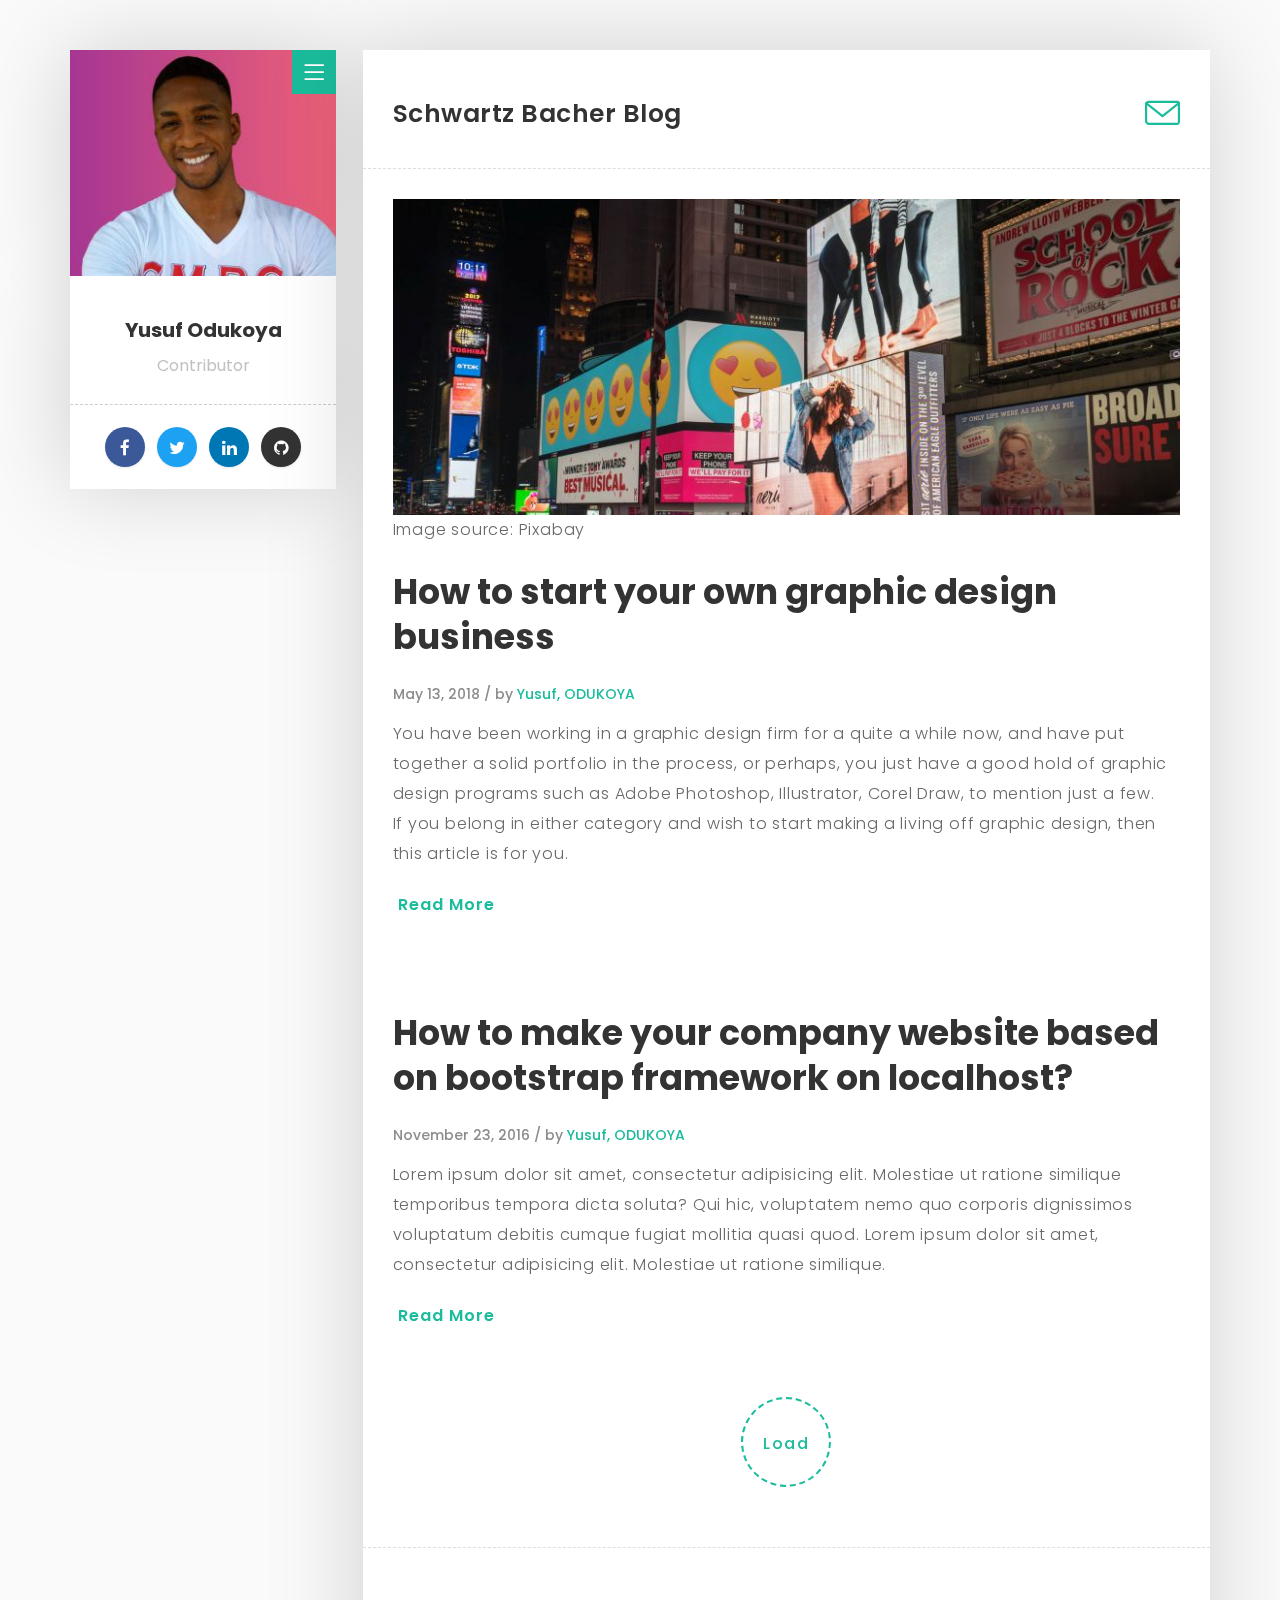
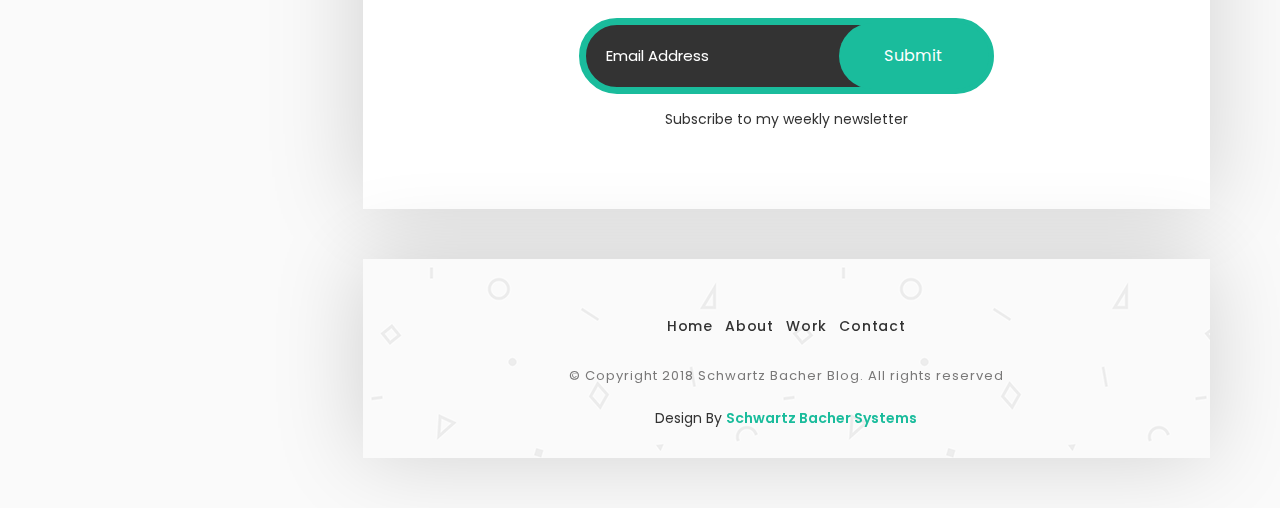
<file: index.html>
<!DOCTYPE html>
<html lang="en">

  <head>
    
    <!-- Meta Tag -->
    <meta charset="UTF-8">
    <meta name="viewport" content="width=device-width, initial-scale=1.0">
    <meta http-equiv="X-UA-Compatible" content="IE=edge">
    
    <!-- SEO -->
    <meta name="description" content="Schwartz Bacher Blog - Useful tips and updates for all creative designers, web designers and digital marketers.">
    <meta name="author" content="Yusuf Odukoya">
    <meta name="url" content="http://www.schwartzbacher.com">
    <meta name="copyright" content="Schwartz Bacher">
    <meta name="robots" content="index,follow">
    <meta name="keywords" content="Schwartz Bacher Blog - Useful tips and updates for all creative designers, web designers and digital marketers.">

    <!-- Open Graph Tags-->
    <meta property="og:title" content="A blog built by creatives for creatives">
    <meta property="og:site_name" content="Schwartz Bacher Blog">
	<meta property="og:image" content="http://blog.schwartzbacher.com/schwartz-bacher-blog-og-image.png">
    <meta property="og:url" content="http://blog.schwartzbacher.com">
    <meta property="og:description" content="Schwartz Bacher Blog - Useful tips and updates for all creative designers, web designers and digital marketers.">
    <meta property="og:type" content="website"> 
    <meta property="fb:app_id" content="1831003426951785" />
    
    <title>Schwartz Bacher Blog - Useful tips and updates for all creative designers, web designers and digital marketers.</title>
    
    <!-- Favicon -->
    <link rel="shortcut icon" href="images/favicon/favicon.ico">
    <link rel="apple-touch-icon" sizes="144x144" type="image/x-icon" href="images/favicon/apple-touch-icon.png">
    
    <!-- All CSS Plugins -->
    <link rel="stylesheet" type="text/css" href="css/plugin.css">
    
    <!-- Main CSS Stylesheet -->
    <link rel="stylesheet" type="text/css" href="css/style.css">
    
    <!-- Google Web Fonts  -->
    <link rel="stylesheet" href="https://fonts.googleapis.com/css?family=Poppins:400,300,500,600,700">
    
    <link rel=”canonical” href=”https://blog.schwartzbacher.com/” />

    <!-- HTML5 shiv and Respond.js support IE8 or Older for HTML5 elements and media queries -->
    <!--[if lt IE 9]>
	   <script src="https://oss.maxcdn.com/html5shiv/3.7.3/html5shiv.min.js"></script>
	   <script src="https://oss.maxcdn.com/respond/1.4.2/respond.min.js"></script>
    <![endif]-->
   
    <!-- Global site tag (gtag.js) - Google Analytics -->
<script async src="https://www.googletagmanager.com/gtag/js?id=UA-117987061-2"></script>
<script>
  window.dataLayer = window.dataLayer || [];
  function gtag(){dataLayer.push(arguments);}
  gtag('js', new Date());

  gtag('config', 'UA-117987061-2');
</script>
 <!-- Consent Assist script (https://app.consentassist.com) --> 
 <script src="https://app.consentassist.com/widget.js?token=ydbaKCAN1relXvsIS9ohoA" type="text/javascript"></script> <div id="consent_assist_container" ></div> 
 <!-- End of Consent Assist script -->
  </head>

 <body>

	
     
	 <!-- Preloader Start 
     <div class="preloader">
	   <div class="rounder"></div>
      </div>
      Preloader End -->
      
      
    
    
    <div id="main">
        <div class="container">
            <div class="row">
            	
               
                 
                 <!-- About Me (Left Sidebar) Start -->
                 <div class="col-md-3">
                   <div class="about-fixed">
                    
                     <div class="my-pic">
                        <img src="images/pic/Yusuf-Odukoya.jpg" alt="">
                        <a href="javascript:void(0)" class="collapsed" data-target="#menu" data-toggle="collapse"><i class="icon-menu menu"></i></a>
                         <div id="menu" class="collapse">
                           <ul class="menu-link">
                               <li><a href="about.html">About</a></li>
                               <li><a href="portfolio.html">Work</a></li>
                               <li><a href="contact.html">Contact</a></li>
                            </ul>
                         </div>
                        </div>
                      
                      
                      
                      <div class="my-detail">
                    	
                        <div class="white-spacing">
                            <h1>Yusuf Odukoya</h1>
                            <span>Contributor</span>
                        </div> 
                       
                       <ul class="social-icon">
                         <li><a href="https://facebook.com/thaikuun" target="_blank" class="facebook"><i class="fa fa-facebook"></i></a></li>
                         <li><a href="https://twitter.com/thaikuun" target="_blank" class="twitter"><i class="fa fa-twitter"></i></a></li>
                         <li><a href="https://linkedin.com/in/thaikuun" target="_blank" class="linkedin"><i class="fa fa-linkedin"></i></a></li>
                         <li><a href="https://github.com/schwartzbacher" target="_blank" class="github"><i class="fa fa-github"></i></a></li>
                        </ul>

                    </div>
                  </div>
                </div>
                <!-- About Me (Left Sidebar) End -->
                
                
                
                
                 
                 <!-- Blog Post (Right Sidebar) Start -->
                 <div class="col-md-9">
                    <div class="col-md-12 page-body">
                    	<div class="row">
                    		
                            
                            <div class="sub-title">
                           		<h2>Schwartz Bacher Blog</h2>
                                <a href="contact.html"><i class="icon-envelope"></i></a>
                             </div>
                            
                            
                            <div class="col-md-12 content-page">
                              
                              <!-- Blog Post Start -->
                              <div class="col-md-12 blog-post">
                                	<div class="post-image">
                                    	<img src="images/blog/large-sign.jpeg" alt="how to start your own graphic design business">                                       
                                    </div> 
                                    <div class="post-title">
                                      <a href="How-to-start-your-own-graphic-design-business.html"><p> Image source: Pixabay</p><h1>How to start your own graphic design business</h1></a>
                                    </div>  
                                    <div class="post-info">
                                    	<span>May 13, 2018 / by <a href="#" target="_blank">Yusuf, ODUKOYA</a></span>
                                    </div>  
                                    <p>You have been working in a graphic design firm for a quite a while now, and have put together a solid portfolio in the process, or perhaps, you just have a good hold of graphic design programs such as Adobe Photoshop, Illustrator, Corel Draw, to mention just a few.<br>
                                    If you belong in either category and wish to start making a living off graphic design, then this article is for you.</p>                          			
                                    <a href="How-to-start-your-own-graphic-design-business.html" class="button button-style button-anim fa fa-long-arrow-right"><span>Read More</span></a>
                                </div>
                                <!-- Blog Post End -->
                            	
                                
                                <!-- Blog Post Start -->
                                <div class="col-md-12 blog-post">
                                    <div class="post-title">
                                      <a href="single.html"><h1>How to make your company website based on bootstrap framework on localhost?</h1></a>
                                    </div>  
                                    <div class="post-info">
                                    	<span>November 23, 2016 / by <a href="#" target="_blank">Yusuf, ODUKOYA</a></span>
                                    </div>  
                                    <p>Lorem ipsum dolor sit amet, consectetur adipisicing elit. Molestiae ut ratione similique temporibus tempora dicta soluta? Qui hic, voluptatem nemo quo corporis dignissimos voluptatum debitis cumque fugiat mollitia quasi quod. Lorem ipsum dolor sit amet, consectetur adipisicing elit. Molestiae ut ratione similique.</p>                          			
                                    <a href="single.html" class="button button-style button-anim fa fa-long-arrow-right"><span>Read More</span></a>
                                </div>
                                <!-- Blog Post End -->
                                                                
                                
                                <div class="col-md-12 text-center">
                                 <a href="javascript:void(0)" id="load-more-post" class="load-more-button">Load</a>
                                 <div id="post-end-message"></div>
                                </div>
                                
                             </div>
                              
                         </div>
                         
                        
                        
                        <!-- Subscribe Form Start -->
                        <div class="col-md-8 col-md-offset-2">
                           <form id="mc-form" method="post" action="http://uipasta.us14.list-manage.com/subscribe/post?u=854825d502cdc101233c08a21&amp;id=86e84d44b7">
								
						  <div class="subscribe-form margin-top-20">
							 <input id="mc-email" type="email" placeholder="Email Address" class="text-input">
							  <button class="submit-btn" type="submit">Submit</button>
								</div>
                                <p>Subscribe to my weekly newsletter</p>
								<label for="mc-email" class="mc-label"></label>
							  </form>
                             
                           </div>
                           <!-- Subscribe Form End -->
                           
                         </div>
                     
                     
                       <!-- Footer Start -->
                       <div class="col-md-12 page-body margin-top-50 footer">
                          <footer>
                          <ul class="menu-link">
                               <li><a href="index.html">Home</a></li>
                               <li><a href="about.html">About</a></li>
                               <li><a href="portfolio.html">Work</a></li>
                               <li><a href="contact.html">Contact</a></li>
                            </ul>
                            
                          <p>© Copyright 2018 Schwartz Bacher Blog. All rights reserved</p>
						  
						  
						  <!-- UiPasta Credit Start -->
                          <div class="uipasta-credit">Design By <a href="https://www.schwartzbacher.com" target="_blank">Schwartz Bacher Systems</a></div>
                          <!-- UiPasta Credit End -->

                           
                         </footer>
                       </div>
                       <!-- Footer End -->
                     
                     
                  </div>
                  <!-- Blog Post (Right Sidebar) End -->
                
            </div>
         </div>
      </div>
    
    
    
    <!-- Back to Top Start -->
    <a href="#" class="scroll-to-top"><i class="fa fa-long-arrow-up"></i></a>
    <!-- Back to Top End -->
    
    
    <!-- All Javascript Plugins  -->
    <script type="text/javascript" src="js/jquery.min.js"></script>
    <script type="text/javascript" src="js/plugin.js"></script>
    
    <!-- Main Javascript File  -->
    <script type="text/javascript" src="js/scripts.js"></script>
    
    <!-- Go to www.addthis.com/dashboard to customize your tools --> <script type="text/javascript" src="//s7.addthis.com/js/300/addthis_widget.js#pubid=ra-5af317b4d5f7e82d"></script>
    
   </body>
 </html>
</file>
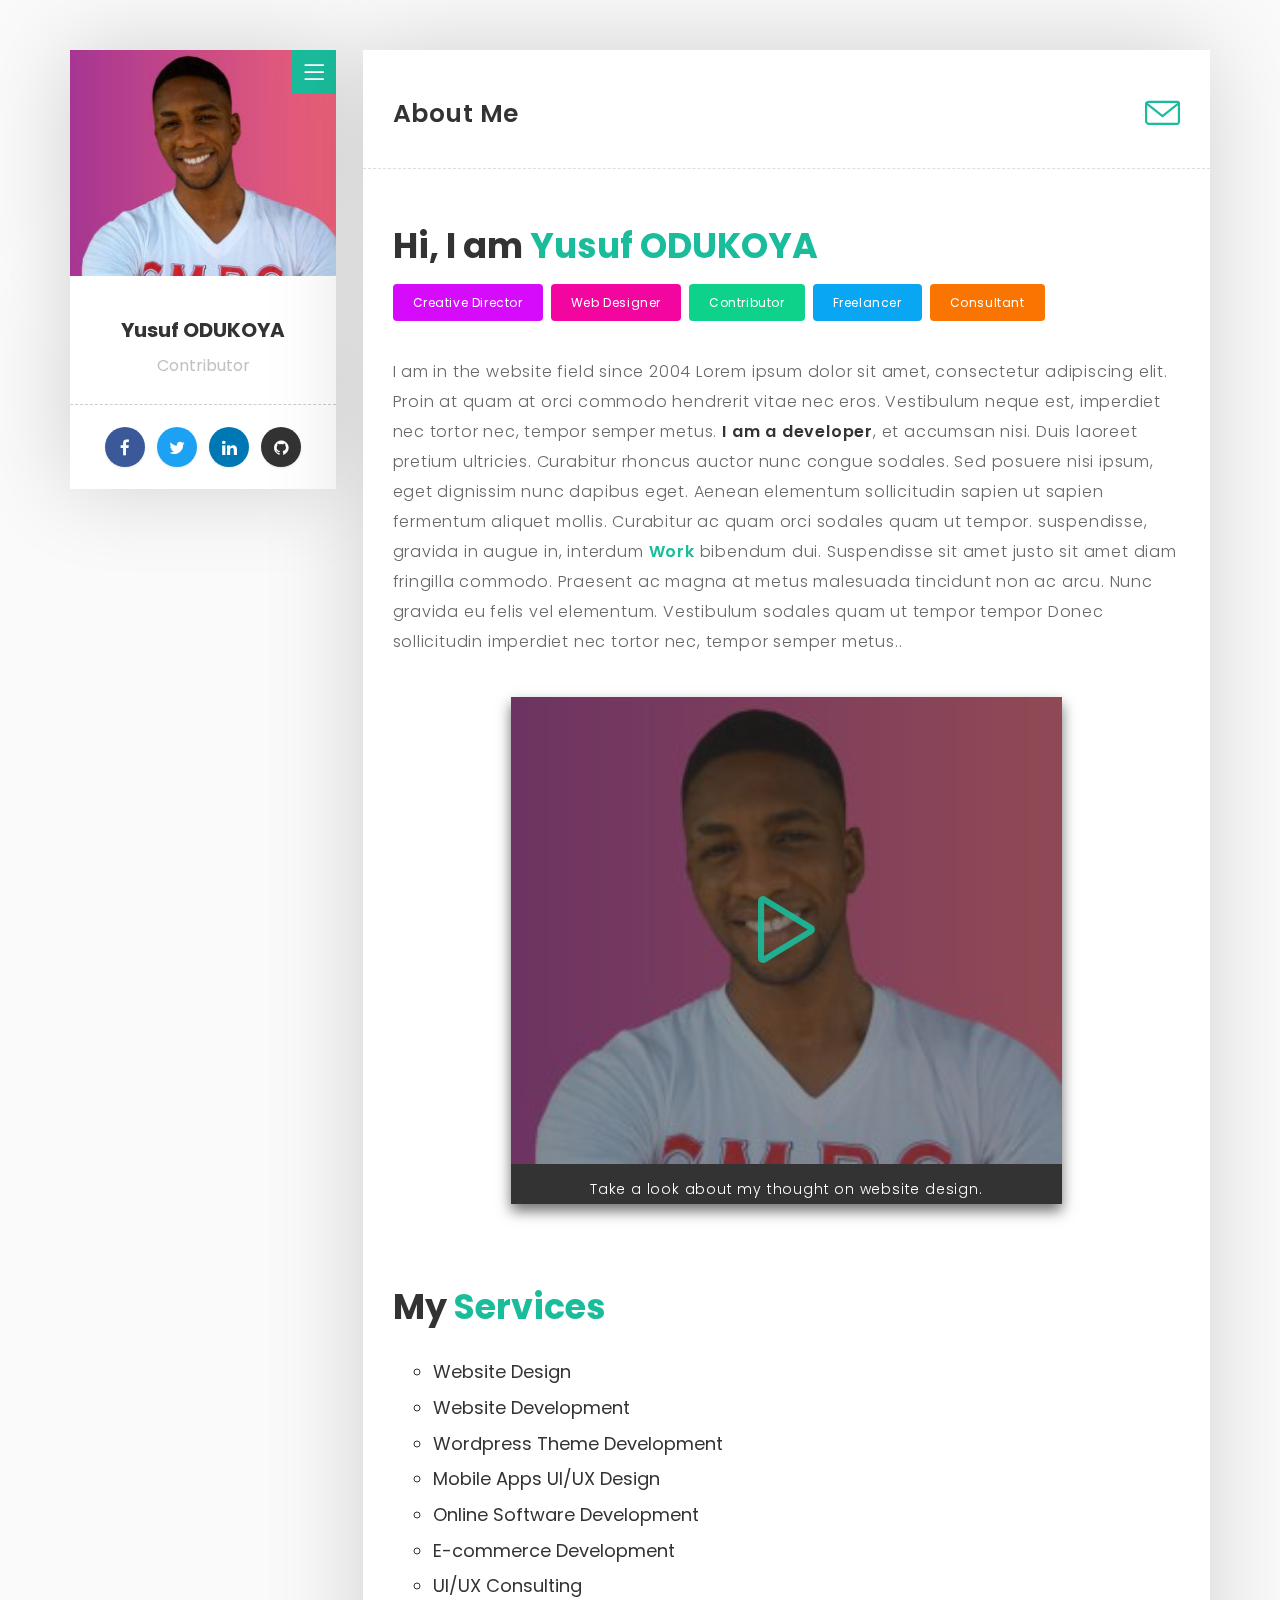
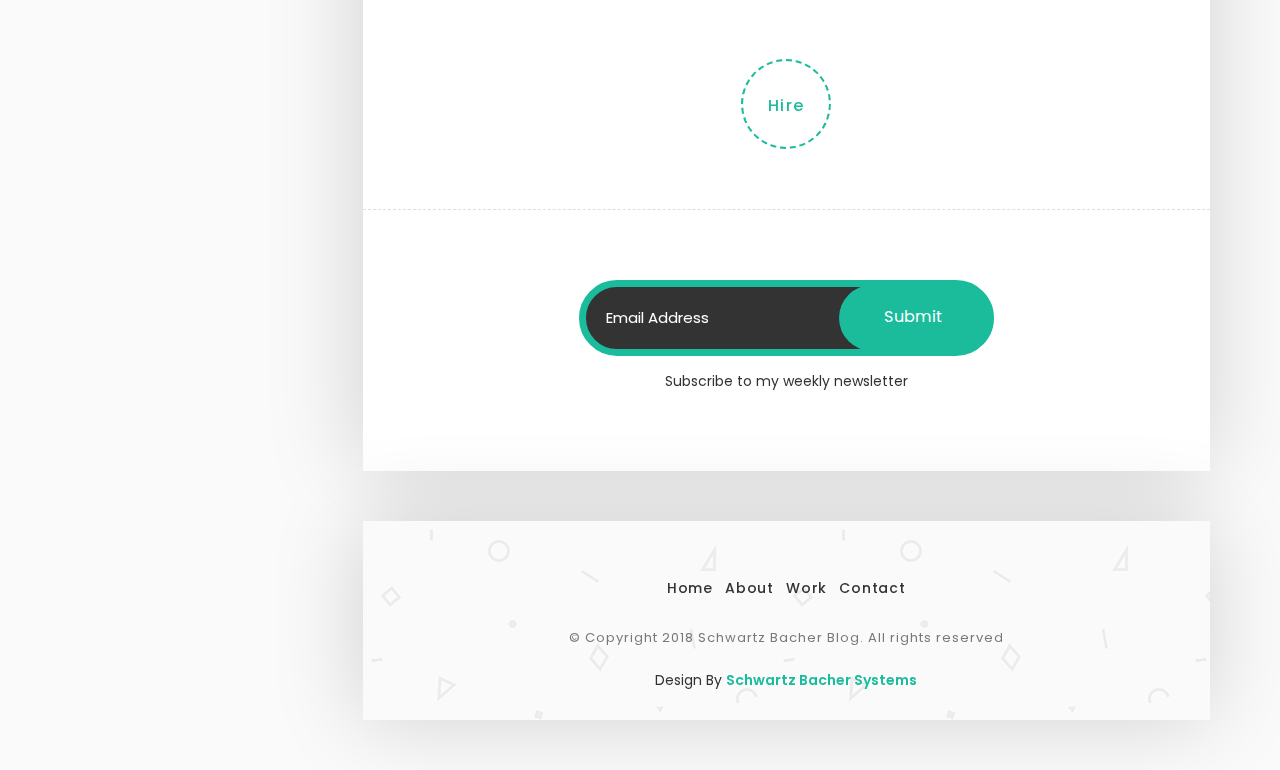
<file: about.html>
﻿<!DOCTYPE html>
<html lang="en">

  <head>
    
    <!-- Meta Tag -->
    <meta charset="UTF-8">
    <meta name="viewport" content="width=device-width, initial-scale=1.0">
    <meta http-equiv="X-UA-Compatible" content="IE=edge">
    
    <!-- SEO -->
    <meta name="description" content="150 words">
    <meta name="author" content="Yusuf ODUKOYA">
    <meta name="url" content="https://www.schwartzbacher.com">
    <meta name="copyright" content="Schwartz Bacher">
    <meta name="robots" content="index,follow">
    
    
    <title>DevBlog - Personal Blog Template</title>
    
    <!-- Favicon -->
    <link rel="shortcut icon" href="images/favicon/favicon.ico">
    <link rel="apple-touch-icon" sizes="144x144" type="image/x-icon" href="images/favicon/apple-touch-icon.png">
    
    <!-- All CSS Plugins -->
    <link rel="stylesheet" type="text/css" href="css/plugin.css">
    
    <!-- Main CSS Stylesheet -->
    <link rel="stylesheet" type="text/css" href="css/style.css">
    
    <!-- Google Web Fonts  -->
    <link rel="stylesheet" href="https://fonts.googleapis.com/css?family=Poppins:400,300,500,600,700">
    
    
    <!-- HTML5 shiv and Respond.js support IE8 or Older for HTML5 elements and media queries -->
    <!--[if lt IE 9]>
	   <script src="https://oss.maxcdn.com/html5shiv/3.7.3/html5shiv.min.js"></script>
	   <script src="https://oss.maxcdn.com/respond/1.4.2/respond.min.js"></script>
    <![endif]-->
    
    <!-- Global site tag (gtag.js) - Google Analytics -->
<script async src="https://www.googletagmanager.com/gtag/js?id=UA-117987061-2"></script>
<script>
  window.dataLayer = window.dataLayer || [];
  function gtag(){dataLayer.push(arguments);}
  gtag('js', new Date());

  gtag('config', 'UA-117987061-2');
</script>
 <!-- Consent Assist script (https://app.consentassist.com) --> 
 <script src="https://app.consentassist.com/widget.js?token=ydbaKCAN1relXvsIS9ohoA" type="text/javascript"></script> <div id="consent_assist_container" ></div> 
 <!-- End of Consent Assist script -->

  </head>

 <body>

	
     
	 <!-- Preloader Start -->
     <div class="preloader">
	   <div class="rounder"></div>
      </div>
      <!-- Preloader End -->
      
      
    
    
    <div id="main">
        <div class="container">
            <div class="row">
            	
               
                 
                 <!-- About Me (Left Sidebar) Start -->
                 <div class="col-md-3">
                   <div class="about-fixed">
                    
                     <div class="my-pic">
                        <img src="images/pic/Yusuf-Odukoya.jpg" alt="">
                        <a href="javascript:void(0)" class="collapsed" data-target="#menu" data-toggle="collapse"><i class="icon-menu menu"></i></a>
                         <div id="menu" class="collapse">
                           <ul class="menu-link">
                               <li><a href="about.html">About</a></li>
                               <li><a href="portfolio.html">Work</a></li>
                               <li><a href="contact.html">Contact</a></li>
                            </ul>
                         </div>
                        </div>
                      
                      
                      
                      <div class="my-detail">
                    	
                        <div class="white-spacing">
                            <h1>Yusuf ODUKOYA</h1>
                            <span>Contributor</span>
                        </div> 
                       
                       <ul class="social-icon">
                         <li><a href="#" target="_blank" class="facebook"><i class="fa fa-facebook"></i></a></li>
                         <li><a href="#" target="_blank" class="twitter"><i class="fa fa-twitter"></i></a></li>
                         <li><a href="#" target="_blank" class="linkedin"><i class="fa fa-linkedin"></i></a></li>
                         <li><a href="#" target="_blank" class="github"><i class="fa fa-github"></i></a></li>
                        </ul>

                    </div>
                  </div>
                </div>
                <!-- About Me (Left Sidebar) End -->
                
                
                
                
                 
                 <!-- About Me (Right Sidebar) Start -->
                 <div class="col-md-9">
                    <div class="col-md-12 page-body">
                    	<div class="row">
                    		
                            
                            <div class="sub-title">
                           		<h2>About Me</h2>
                                <a href="contact.html"><i class="icon-envelope"></i></a>
                             </div>
                            
                            
                            <div class="col-md-12 content-page">
                              <div class="col-md-12 blog-post">
                            	
                                
                                <!-- My Intro Start -->
                                <div class="post-title margin-bottom-30">
                                    <h1>Hi, I am <span class="main-color">Yusuf ODUKOYA</span></h1>
                                    
                                    <ul class="knowledge">
                                      <li class="bg-color-2">Creative Director</li>
                                      <li class="bg-color-1">Web Designer</li>
                                      <li class="bg-color-4">Contributor</li>
                                      <li class="bg-color-6">Freelancer</li>
                                      <li class="bg-color-5">Consultant</li>
                                     </ul>
                                     
                                   </div>
                                   <!-- My Intro End -->
                                    
                                    
                                    <p>I am in the website field since 2004 Lorem ipsum dolor sit amet, consectetur adipiscing elit. Proin at quam at orci commodo hendrerit vitae nec eros. Vestibulum neque est, imperdiet nec tortor nec, tempor semper metus. <b>I am a developer</b>, et accumsan nisi. Duis laoreet pretium ultricies. Curabitur rhoncus auctor nunc congue sodales. Sed posuere nisi ipsum, eget dignissim nunc dapibus eget. Aenean elementum sollicitudin sapien ut sapien fermentum aliquet mollis. Curabitur ac quam orci sodales quam ut tempor. suspendisse, gravida in augue in, interdum <b><a href="portfolio.html" data-toggle="tooltip" data-placement="top" title="Check out my work.">Work</a></b> bibendum dui. Suspendisse sit amet justo sit amet diam fringilla commodo. Praesent ac magna at metus malesuada tincidunt non ac arcu. Nunc gravida eu felis vel elementum. Vestibulum sodales quam ut tempor tempor Donec sollicitudin imperdiet nec tortor nec, tempor semper metus..</p>
                                   
                                 
                                 
                                 <!-- Video Start -->
                                 <div class="video-box margin-top-40 margin-bottom-80">
                                  <div class="video-tutorial">
                                   <a class="video-popup" href="https://www.youtube.com/watch?v=O2Bsw3lrhvs" title="My Thought">
                                   <img src="images/pic/Yusuf-Odukoya.jpg" alt="">
                                   </a>                           
                                  </div>
                                 <p>Take a look about my thought on website design.</p>
                                </div>
                                <!-- Video End -->
                                  
                                  
                                  
                                  
                                  <!-- My Service Start -->
                                  <div class="post-title">
                                    <h1>My <span class="main-color">Services</span></h1> 
                                   </div>
                                   
                                  <div class="list list-style-2 margin-top-30">
                                    <ul>
                                      <li>Website Design</li>
                                      <li>Website Development</li>
                                      <li>Wordpress Theme Development</li>
                                      <li>Mobile Apps UI/UX Design</li>
                                      <li>Online Software Development</li>
                                      <li>E-commerce Development</li>
                                      <li>UI/UX Consulting</li>
                                     </ul>
                                   </div>
                                   <!-- My Service End --> 
                                  
                                </div>  
                                
                                  <div class="col-md-12 text-center">
                                    <a href="contact.html" data-toggle="tooltip" data-placement="top" title="Visit on my contact page for hire me." class="load-more-button">Hire</a>
                                   </div>
                                  
                             </div>
                              
                         </div>
                         
                        
                        
                        <!-- Subscribe Form Start -->
                        <div class="col-md-8 col-md-offset-2">
                           <form id="mc-form" method="post" action="http://uipasta.us14.list-manage.com/subscribe/post?u=854825d502cdc101233c08a21&amp;id=86e84d44b7">
								
						  <div class="subscribe-form margin-top-20">
							 <input id="mc-email" type="email" placeholder="Email Address" class="text-input">
							  <button class="submit-btn" type="submit">Submit</button>
								</div>
                                <p>Subscribe to my weekly newsletter</p>
								<label for="mc-email" class="mc-label"></label>
							  </form>
                             
                           </div>
                           <!-- Subscribe Form End -->
                           
                           
                         </div>
                     
                     
                       
                       <!-- Footer Start -->
                       <div class="col-md-12 page-body margin-top-50 footer">
                          <footer>
                          <ul class="menu-link">
                               <li><a href="index.html">Home</a></li>
                               <li><a href="about.html">About</a></li>
                               <li><a href="portfolio.html">Work</a></li>
                               <li><a href="contact.html">Contact</a></li>
                            </ul>
                            
                          <p>© Copyright 2018 Schwartz Bacher Blog. All rights reserved</p>
						  
						  
						  <!-- UiPasta Credit Start -->
                          <div class="uipasta-credit">Design By <a href="https://www.schwartzbacher.com" target="_blank">Schwartz Bacher Systems</a></div>
                          <!-- UiPasta Credit End -->
						  
                           
                         </footer>
                       </div>
                       <!-- Footer End -->
                     
                     
                  </div>
                  <!-- About Me (Right Sidebar) End -->
                
            </div>
         </div>
      </div>
    
      
    
    
    
    <!-- Back to Top Start -->
    <a href="#" class="scroll-to-top"><i class="fa fa-long-arrow-up"></i></a>
    <!-- Back to Top End -->
    
    
    <!-- All Javascript Plugins  -->
    <script type="text/javascript" src="js/jquery.min.js"></script>
    <script type="text/javascript" src="js/plugin.js"></script>
    
    <!-- Main Javascript File  -->
    <script type="text/javascript" src="js/scripts.js"></script>

    
   </body>
 </html>
</file>
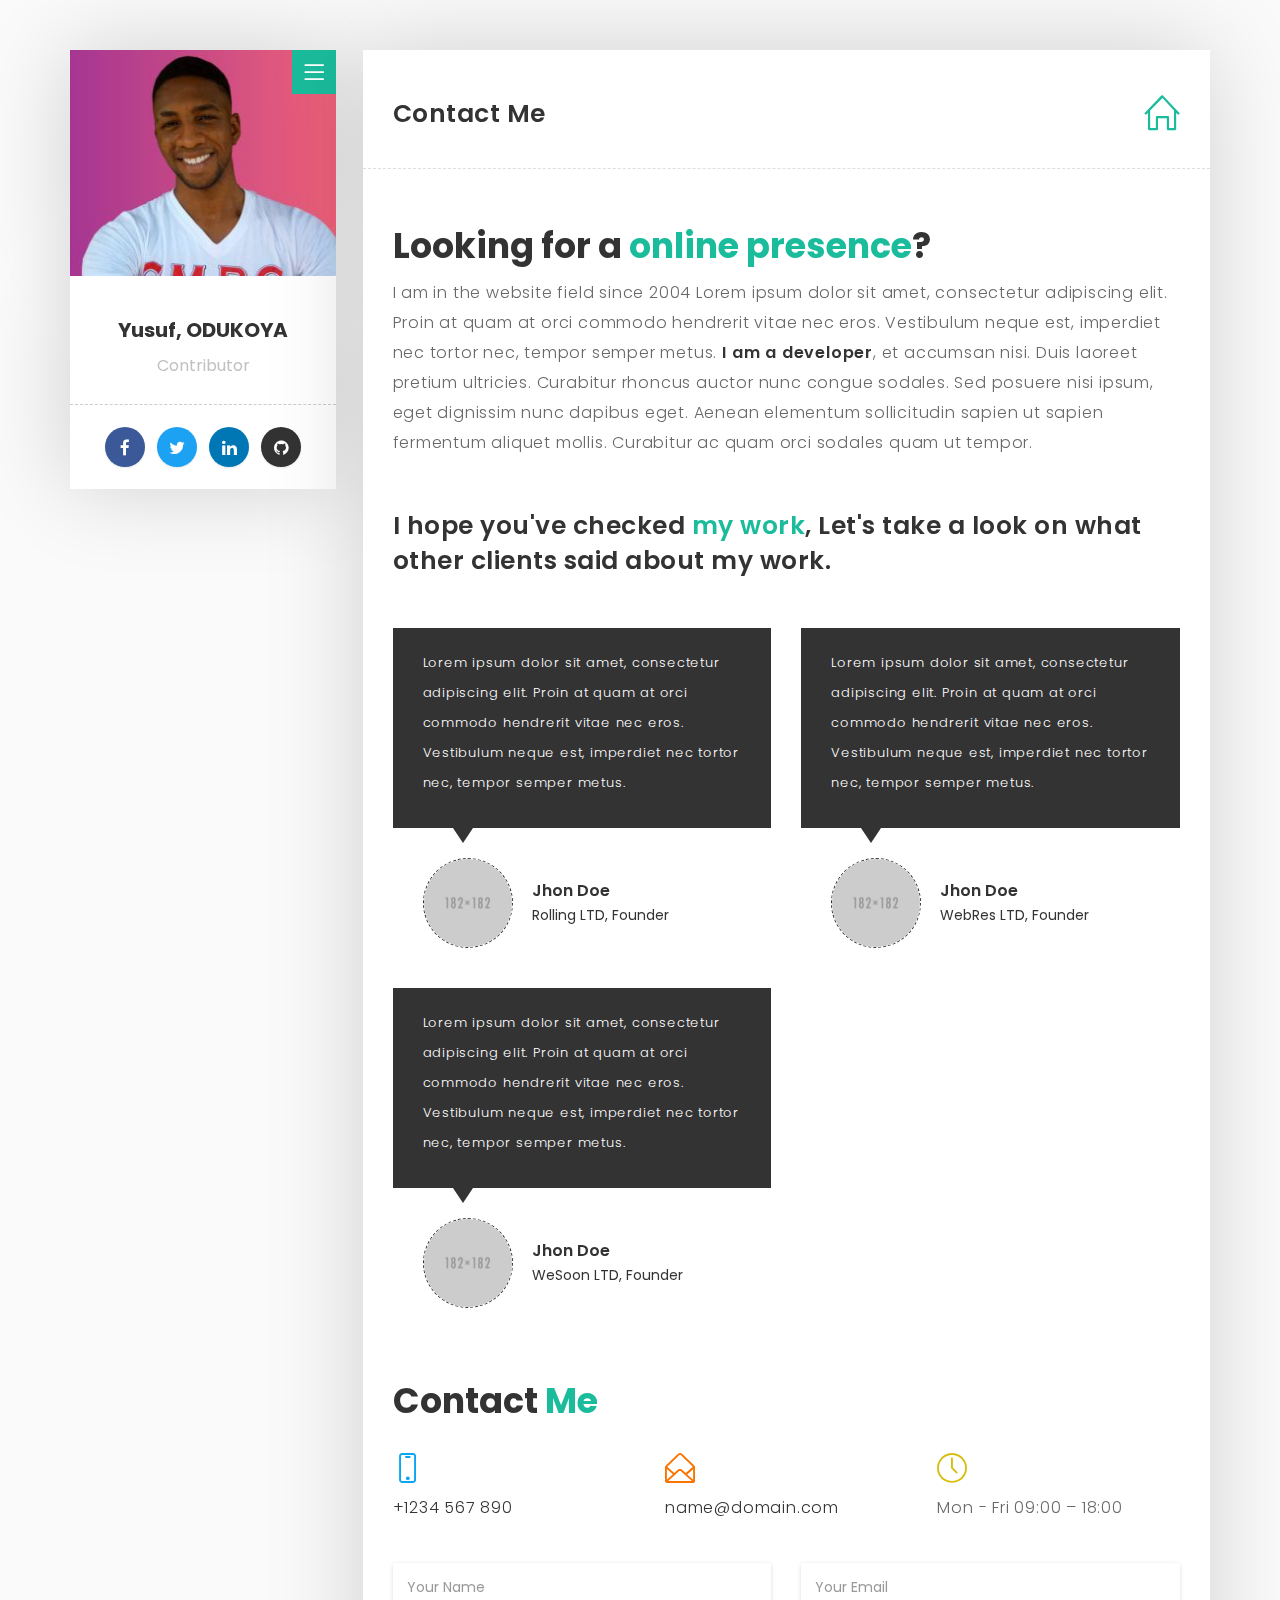
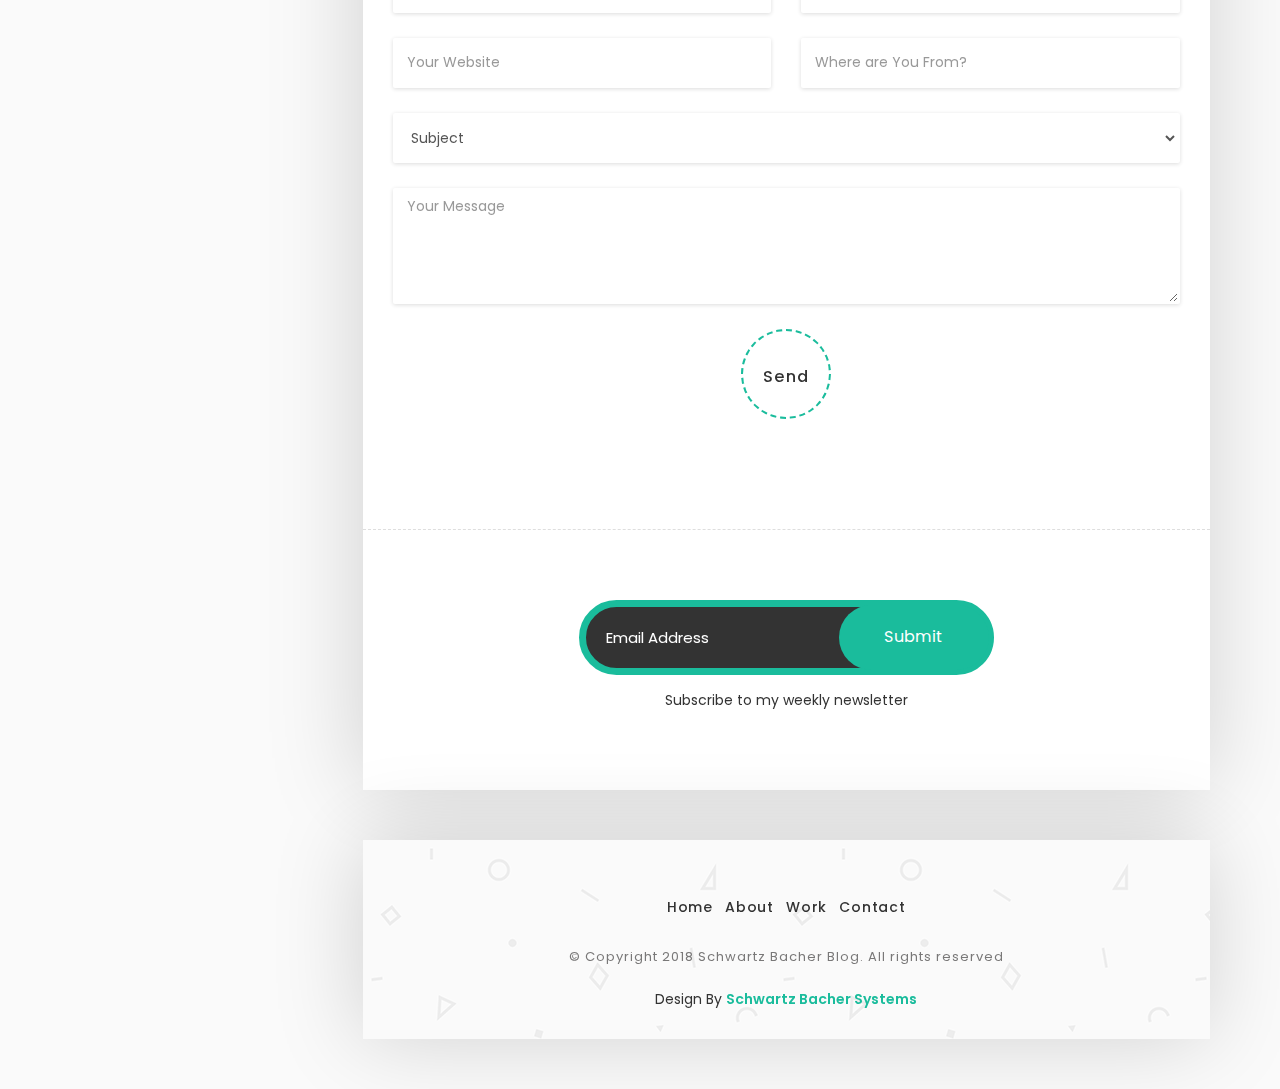
<file: contact.html>
﻿<!DOCTYPE html>
<html lang="en">

  <head>
    
    <!-- Meta Tag -->
    <meta charset="UTF-8">
    <meta name="viewport" content="width=device-width, initial-scale=1.0">
    <meta http-equiv="X-UA-Compatible" content="IE=edge">
    
    <!-- SEO -->
    <meta name="description" content="150 words">
    <meta name="author" content="Yusuf Odukoya">
    <meta name="url" content="https://schwartzbacher.com">
    <meta name="copyright" content="Schwartz Bacher">
    <meta name="robots" content="index,follow">
    
    
    <title>A blog for creatives - Schwartz Bacher Blog - Contact</title>
    
    <!-- Favicon -->
    <link rel="shortcut icon" href="images/favicon/favicon.ico">
    <link rel="apple-touch-icon" sizes="144x144" type="image/x-icon" href="images/favicon/apple-touch-icon.png">
    
    <!-- All CSS Plugins -->
    <link rel="stylesheet" type="text/css" href="css/plugin.css">
    
    <!-- Main CSS Stylesheet -->
    <link rel="stylesheet" type="text/css" href="css/style.css">
    
    <!-- Google Web Fonts  -->
    <link rel="stylesheet" href="https://fonts.googleapis.com/css?family=Poppins:400,300,500,600,700">
    
    
    <!-- HTML5 shiv and Respond.js support IE8 or Older for HTML5 elements and media queries -->
    <!--[if lt IE 9]>
	   <script src="https://oss.maxcdn.com/html5shiv/3.7.3/html5shiv.min.js"></script>
	   <script src="https://oss.maxcdn.com/respond/1.4.2/respond.min.js"></script>
    <![endif]-->
    
    <!-- Global site tag (gtag.js) - Google Analytics -->
<script async src="https://www.googletagmanager.com/gtag/js?id=UA-117987061-2"></script>
<script>
  window.dataLayer = window.dataLayer || [];
  function gtag(){dataLayer.push(arguments);}
  gtag('js', new Date());

  gtag('config', 'UA-117987061-2');
</script>

 <!-- Consent Assist script (https://app.consentassist.com) --> 
 <script src="https://app.consentassist.com/widget.js?token=ydbaKCAN1relXvsIS9ohoA" type="text/javascript"></script> <div id="consent_assist_container" ></div> 
 <!-- End of Consent Assist script -->

  </head>

 <body>

	
     
	 <!-- Preloader Start -->
     <div class="preloader">
	   <div class="rounder"></div>
      </div>
      <!-- Preloader End -->
      
      
    
    
    <div id="main">
        <div class="container">
            <div class="row">
            	
               
                 
                 <!-- About Me (Left Sidebar) Start -->
                 <div class="col-md-3">
                   <div class="about-fixed">
                    
                     <div class="my-pic">
                        <img src="images/pic/Yusuf-Odukoya.jpg" alt="">
                        <a href="javascript:void(0)" class="collapsed" data-target="#menu" data-toggle="collapse"><i class="icon-menu menu"></i></a>
                         <div id="menu" class="collapse">
                           <ul class="menu-link">
                               <li><a href="about.html">About</a></li>
                               <li><a href="portfolio.html">Work</a></li>
                               <li><a href="contact.html">Contact</a></li>
                            </ul>
                         </div>
                        </div>
                      
                      
                      
                      <div class="my-detail">
                    	
                        <div class="white-spacing">
                            <h1>Yusuf, ODUKOYA</h1>
                            <span>Contributor</span>
                        </div> 
                       
                        <ul class="social-icon">
                          <li><a href="https://facebook.com/thaikuun" target="_blank" class="facebook"><i class="fa fa-facebook"></i></a></li>
                          <li><a href="https://twitter.com/thaikuun" target="_blank" class="twitter"><i class="fa fa-twitter"></i></a></li>
                          <li><a href="https://linkedin.com/in/thaikuun" target="_blank" class="linkedin"><i class="fa fa-linkedin"></i></a></li>
                          <li><a href="https://github.com/schwartzbacher" target="_blank" class="github"><i class="fa fa-github"></i></a></li>
                         </ul>

                    </div>
                  </div>
                </div>
                <!-- About Me (Left Sidebar) End -->
                
                
                
                
                 
                 <!-- Contact (Right Sidebar) Start -->
                 <div class="col-md-9">
                    <div class="col-md-12 page-body">
                    	<div class="row">
                    		
                            
                            <div class="sub-title">
                           		<h2>Contact Me</h2>
                                <a href="index.html"><i class="icon-home"></i></a>
                             </div>
                            
                            
                            <div class="col-md-12 content-page">
                              <div class="col-md-12 blog-post">
                            	
                                
                                
                                <!-- Intro Start -->
                                <div class="post-title margin-bottom-10">
                                   <h1>Looking for a <span class="main-color">online presence</span>?</h1>
                                   </div>
                                   
                                  <p>I am in the website field since 2004 Lorem ipsum dolor sit amet, consectetur adipiscing elit. Proin at quam at orci commodo hendrerit vitae nec eros. Vestibulum neque est, imperdiet nec tortor nec, tempor semper metus. <b>I am a developer</b>, et accumsan nisi. Duis laoreet pretium ultricies. Curabitur rhoncus auctor nunc congue sodales. Sed posuere nisi ipsum, eget dignissim nunc dapibus eget. Aenean elementum sollicitudin sapien ut sapien fermentum aliquet mollis. Curabitur ac quam orci sodales quam ut tempor.</p>
                                     <!-- Intro End -->
                                
                                
                                
                                <!-- Testimonials Start -->
                                <div class="post-title margin-top-50">
                                   <h2>I hope you've checked <a href="portfolio.html" data-toggle="tooltip" data-placement="top" title="Check out my work.">my work</a>, Let's take a look on what other clients said about my work.</h2>
                                   </div>
                                   
                              
                              <div class="row">
                               
                                <div class="col-md-6 col-sm-6 col-xs-12">
                                 <div class="testimonial-content">
									<p>Lorem ipsum dolor sit amet, consectetur adipiscing elit. Proin at quam at orci commodo hendrerit vitae nec eros. Vestibulum neque est, imperdiet nec tortor nec, tempor semper metus.</p>
								    </div>
                                 
								  <div class="testimonial-client-info">
								    
                                    <div class="testimonial-client client-thumb">
								      <img src="images/testimonial/1.png" alt="">
									</div>
									
                                    <div class="client-text">
									   <div class="client-name">Jhon Doe</div>
									   <span>Rolling LTD, Founder</span>
									</div>
								  </div>
                                 </div>
                                 
                                <div class="col-md-6 col-sm-6 col-xs-12">
                                 <div class="testimonial-content">
									<p>Lorem ipsum dolor sit amet, consectetur adipiscing elit. Proin at quam at orci commodo hendrerit vitae nec eros. Vestibulum neque est, imperdiet nec tortor nec, tempor semper metus.</p>
								    </div>
                                 
								  <div class="testimonial-client-info">
								    
                                    <div class="testimonial-client client-thumb">
								      <img src="images/testimonial/2.png" alt="">
									</div>
									
                                    <div class="client-text">
									   <div class="client-name">Jhon Doe</div>
									   <span>WebRes LTD, Founder</span>
									</div>
								  </div>
                                 </div>
                                 
                                <div class="col-md-6 col-sm-6 col-xs-12">
                                 <div class="testimonial-content">
									<p>Lorem ipsum dolor sit amet, consectetur adipiscing elit. Proin at quam at orci commodo hendrerit vitae nec eros. Vestibulum neque est, imperdiet nec tortor nec, tempor semper metus.</p>
								    </div>
                                 
								  <div class="testimonial-client-info">
								    
                                    <div class="testimonial-client client-thumb">
								      <img src="images/testimonial/3.png" alt="">
									</div>
									
                                    <div class="client-text">
									   <div class="client-name">Jhon Doe</div>
									   <span>WeSoon LTD, Founder</span>
									</div>
								  </div>
                                 </div>
                                 
                                </div>
                                <!-- Testimonials  End -->
                                
                                
                               
                               
                               <!-- Contact Me Start -->
                               <div class="post-title margin-top-70">
                                  <h1>Contact <span class="main-color">Me</span></h1>
                                 </div>
                                   
                                   
                                 <div class="row">
            
                                   <div class="col-md-4 col-sm-4">
                                     <div class="contact-us-detail">  
                                      <i class="icon-screen-smartphone color-6"></i>
                                      <p><a href="tel:+1234567890">+1234 567 890</a></p>
                                    </div>
                                   </div>
               
                                   <div class="col-md-4 col-sm-4">
                                     <div class="contact-us-detail">
                                      <i class="icon-envelope-open color-5"></i>
                                      <p><a href="mailto:name@domain.com">name@domain.com</a></p>
                                    </div>
                                   </div>
                 
                                   <div class="col-md-4 col-sm-4">
                                     <div class="contact-us-detail">
                                      <i class="icon-clock color-3"></i>
                                      <p>Mon - Fri 09:00 – 18:00</p>
                                    </div>
                                  </div>
              
                                </div>
            
         
                                <div class="row margin-top-30">
                                  <div class="col-md-12">   
                 
                                  <div class="row">
                                   <form>
                    
					                <div class="col-sm-6">
						              <div class="form-group">
						               <input type="text" id="name" class="form-control" placeholder="Your Name">
						              </div>
                                     </div>
								
                                    <div class="col-sm-6">
					                  <div class="form-group">
						               <input type="email" id="email" class="form-control" placeholder="Your Email">
						              </div>
                                     </div>
                        
                                    <div class="col-sm-6">
						              <div class="form-group">
							           <input type="text" id="website" class="form-control" placeholder="Your Website">
						              </div>
                                     </div>
                          
                                    <div class="col-sm-6">
						              <div class="form-group">
							           <input type="text" id="address" class="form-control" placeholder="Where are You From?">
						              </div>
                                     </div>
								
                                    <div class="col-sm-12">
						              <select id="subject" class="form-group form-control">
							             <option value="" selected disabled>Subject</option>
							             <option>Website Design & Development</option>
							             <option>Wordpress Development</option>
						                 <option>Search Engine Optimization</option>
                                         <option>Mobile Website</option>
							             <option>I Want to General Talk</option>
                                         <option>Other</option>
						               </select>
                                     </div>
								
                                    <div class="col-sm-12">
					                  <div class="textarea-message form-group">
					                    <textarea id="message" class="textarea-message form-control" placeholder="Your Message" rows="5"></textarea>
						            </div>
                                   </div>
                   
                   
                                <div class="text-center">      
		                          <button type="submit" class="load-more-button">Send</button>
	                             </div>
                       
                                 </form>
                                </div>
                              </div>
                             </div>
                             <!-- Contact Me End -->
                                
                         
                         </div>
                        </div>
                       </div>
                         
                        
                        
                        <!-- Subscribe Form Start -->
                        <div class="col-md-8 col-md-offset-2">
                           <form id="mc-form" method="post" action="http://uipasta.us14.list-manage.com/subscribe/post?u=854825d502cdc101233c08a21&amp;id=86e84d44b7">
								
						  <div class="subscribe-form margin-top-20">
							 <input id="mc-email" type="email" placeholder="Email Address" class="text-input">
							  <button class="submit-btn" type="submit">Submit</button>
								</div>
                                <p>Subscribe to my weekly newsletter</p>
								<label for="mc-email" class="mc-label"></label>
							  </form>
                             
                           </div>
                           <!-- Subscribe Form End -->
                           
                           
                         </div>
                     
                     
                       
                       <!-- Footer Start -->
                       <div class="col-md-12 page-body margin-top-50 footer">
                          <footer>
                          <ul class="menu-link">
                               <li><a href="index.html">Home</a></li>
                               <li><a href="about.html">About</a></li>
                               <li><a href="portfolio.html">Work</a></li>
                               <li><a href="contact.html">Contact</a></li>
                            </ul>
                            
                          <p>© Copyright 2018 Schwartz Bacher Blog. All rights reserved</p>
						  
						  
						  <!-- UiPasta Credit Start -->
                          <div class="uipasta-credit">Design By <a href="https://www.schwartzbacher.com" target="_blank">Schwartz Bacher Systems</a></div>
                          <!-- UiPasta Credit End -->
						  
                           
                         </footer>
                       </div>
                       <!-- Footer End -->
                     
                     
                  </div>
                  <!-- Contact (Right Sidebar) End -->
                
            </div>
         </div>
      </div>
    
      
    
    
    
    <!-- Back to Top Start -->
    <a href="#" class="scroll-to-top"><i class="fa fa-long-arrow-up"></i></a>
    <!-- Back to Top End -->
    
    
    <!-- All Javascript Plugins  -->
    <script type="text/javascript" src="js/jquery.min.js"></script>
    <script type="text/javascript" src="js/plugin.js"></script>
    
    <!-- Main Javascript File  -->
    <script type="text/javascript" src="js/scripts.js"></script>

    
   </body>
 </html>
</file>
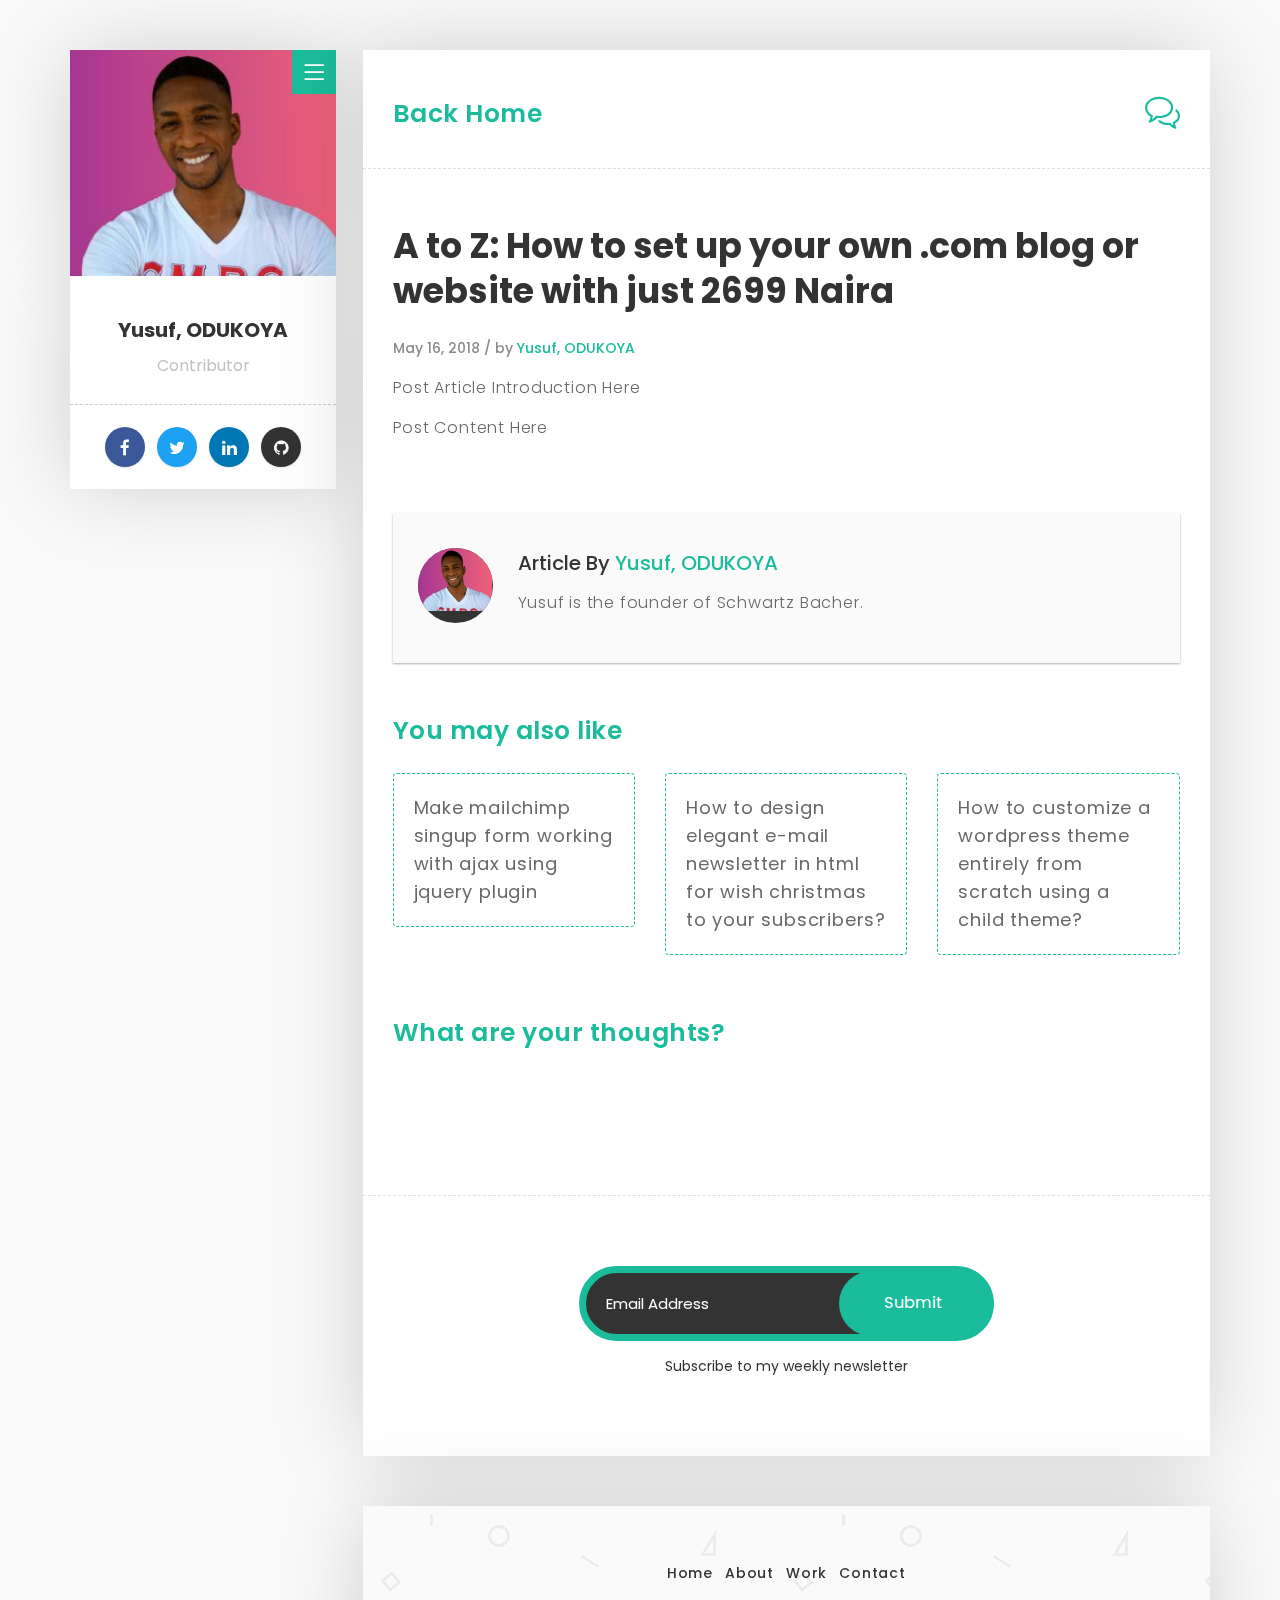
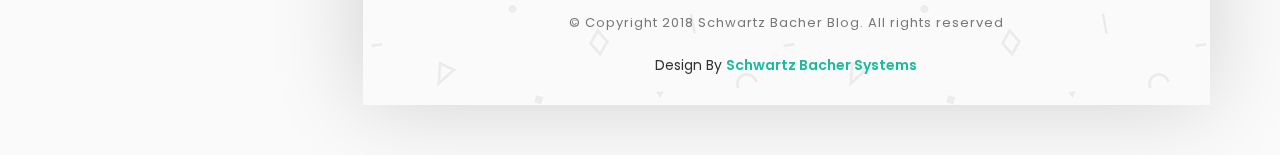
<file: How-to-start-your-own-.com-blog-or-website-with-just-2699-naira.html>
﻿<!DOCTYPE html>
<html lang="en">

  <head>
    
    <!-- Meta Tag -->
    <meta charset="UTF-8">
    <meta name="viewport" content="width=device-width, initial-scale=1.0">
    <meta http-equiv="X-UA-Compatible" content="IE=edge">
    <meta property="fb:app_id" content="1831003426951785" />

    <!-- Open Graph Meta Tags-->


<!-- Global site tag (gtag.js) - Google Analytics -->
<script async src="https://www.googletagmanager.com/gtag/js?id=UA-117987061-2"></script>
<script>
  window.dataLayer = window.dataLayer || [];
  function gtag(){dataLayer.push(arguments);}
  gtag('js', new Date());

  gtag('config', 'UA-117987061-2');
</script>

    
    <!-- SEO -->
    <meta name="description" content="How to start your own graphic design business? You’ve been working for a graphic design firm for a number of years and have built up a strong portfolio, or perhaps, you have a good hold of graphic design programs such as Adobe Photoshop, Corel Draw to mention just a few, and yet you don't monetize it. If you belong in either category and wish to start making a living off graphic design, then this article is for you.">
    <meta name="author" content="Yusuf ODUKOYA">
    <meta name="url" content="https://schwartzbacher.com">
    <meta name="copyright" content="Schwartz Bacher">
    <meta name="robots" content="index,follow">

    <!-- OpenGraph Tags-->
    <meta property="og:title" content="How to start your own graphic design business">
    <meta property="og:site_name" content="Schwartz Bacher Blog">
    <meta property="og:url" content="http://blog.schwartzbacher.com/How-to-start-your-own-graphic-design-business.html">
    <meta property="og:description" content="How to start your own graphic design business? you have a good hold of graphic design programs such as Adobe Photoshop, Corel Draw and want to monetize it? This article is for you">
    <meta property="og:type" content="website">
    <meta property="fb:app_id" content="1831003426951785" />
    <title>How to start your own graphic design business - Schwartz Bacher Blog</title>
    
    <!-- Favicon -->
    <link rel="shortcut icon" href="images/favicon/favicon.ico">
    <link rel="apple-touch-icon" sizes="144x144" type="image/x-icon" href="images/favicon/apple-touch-icon.png">
    
    <!-- All CSS Plugins -->
    <link rel="stylesheet" type="text/css" href="css/plugin.css">
    
    <!-- Main CSS Stylesheet -->
    <link rel="stylesheet" type="text/css" href="css/style.css">
    
    <!-- Google Web Fonts  -->
    <link rel="stylesheet" href="https://fonts.googleapis.com/css?family=Poppins:400,300,500,600,700">
    
    <!-- Syntax Highlighter  -->
    <link rel="stylesheet" type="text/css" href="css/syntax/shCore.css">
    <link rel="stylesheet" type="text/css" href="css/syntax/shThemeDefault.css">
    
    
    <!-- HTML5 shiv and Respond.js support IE8 or Older for HTML5 elements and media queries -->
    <!--[if lt IE 9]>
	   <script src="https://oss.maxcdn.com/html5shiv/3.7.3/html5shiv.min.js"></script>
	   <script src="https://oss.maxcdn.com/respond/1.4.2/respond.min.js"></script>
    <![endif]-->
    
 <!-- Consent Assist script (https://app.consentassist.com) --> 
 <script src="https://app.consentassist.com/widget.js?token=ydbaKCAN1relXvsIS9ohoA" type="text/javascript"></script> <div id="consent_assist_container" ></div> 
 <!-- End of Consent Assist script -->
  </head>

 <body>
    <script>
        window.fbAsyncInit = function() {
          FB.init({
            appId      : '1831003426951785',
            xfbml      : true,
            version    : 'v3.0'
          });
          FB.AppEvents.logPageView();
        };
      
        (function(d, s, id){
           var js, fjs = d.getElementsByTagName(s)[0];
           if (d.getElementById(id)) {return;}
           js = d.createElement(s); js.id = id;
           js.src = "https://connect.facebook.net/en_US/sdk.js";
           fjs.parentNode.insertBefore(js, fjs);
         }(document, 'script', 'facebook-jssdk'));
      </script>

	
     
	 <!-- Preloader Start -->
     <div class="preloader">
	   <div class="rounder"></div>
      </div>
      <!-- Preloader End -->
      
      
    
    
    <div id="main">
        <div class="container">
            <div class="row">
            	
               
                 
                 <!-- About Me (Left Sidebar) Start -->
                 <div class="col-md-3">
                   <div class="about-fixed">
                    
                     <div class="my-pic">
                        <img src="images/pic/Yusuf-Odukoya.jpg" alt="">
                        <a href="javascript:void(0)" class="collapsed" data-target="#menu" data-toggle="collapse"><i class="icon-menu menu"></i></a>
                         <div id="menu" class="collapse">
                           <ul class="menu-link">
                               <li><a href="about.html">About</a></li>
                               <li><a href="portfolio.html">Work</a></li>
                               <li><a href="contact.html">Contact</a></li>
                            </ul>
                         </div>
                        </div>
                      
                      
                      
                      <div class="my-detail">
                    	
                        <div class="white-spacing">
                            <h1>Yusuf, ODUKOYA</h1>
                            <span>Contributor</span>
                        </div> 
                       
                        <ul class="social-icon">
                          <li><a href="https://facebook.com/thaikuun" target="_blank" class="facebook"><i class="fa fa-facebook"></i></a></li>
                          <li><a href="https://twitter.com/thaikuun" target="_blank" class="twitter"><i class="fa fa-twitter"></i></a></li>
                          <li><a href="https://linkedin.com/in/thaikuun" target="_blank" class="linkedin"><i class="fa fa-linkedin"></i></a></li>
                          <li><a href="https://github.com/schwartzbacher" target="_blank" class="github"><i class="fa fa-github"></i></a></li>
                         </ul>

                    </div>
                  </div>
                </div>
                <!-- About Me (Left Sidebar) End -->
                
                
                
                
                 
                 <!-- Blog Post (Right Sidebar) Start -->
                 <div class="col-md-9">
                    <div class="col-md-12 page-body">
                    	<div class="row">
                    		
                            
                            <div class="sub-title">
                           		<a href="index.html" title="Go to Home Page"><h2>Back Home</h2></a>
                                <a href="#comment" class="smoth-scroll"><i class="icon-bubbles"></i></a>
                             </div>
                            
                            
                            <div class="col-md-12 content-page">
                              <div class="col-md-12 blog-post">
                            	
                                
                                <!-- Post Headline Start -->
                                <div class="post-title">
                                    <h1>A to Z: How to set up your own .com blog or website with just 2699 Naira</h1> 
                                   </div>
                                   <!-- Post Headline End -->
                                    
                                    
                                <!-- Post Detail Start -->
                                <div class="post-info">
                                    <span>May 16, 2018 / by <a href="#" target="_blank">Yusuf, ODUKOYA</a></span>
                                   </div>
                                   <!-- Post Detail End -->
                                    
                                    
                                    <p>Post Article Introduction Here</p>
                                        
                                        <p> Post Content Here </p>
              
                                  <!-- Post Author Bio Box Start -->
                                  <div class="about-author margin-top-70 margin-bottom-50">
                                    
                                    <div class="picture">
                                      <img src="images/blog/author-yusuf.png" class="img-responsive" alt="">
                                     </div>
                                   
                                    <div class="c-padding">
                                       <h3>Article By <a href="about.html" target="_blank" data-toggle="tooltip" data-placement="top" title="Visit my profile">Yusuf, ODUKOYA</a></h3>
                                       <p>Yusuf is the founder of Schwartz Bacher.</p>
                                      </div>
                                    </div>
                                    <!-- Post Author Bio Box End -->
                                    
                                    
                                  <!-- You May Also Like Start -->
                                  <div class="you-may-also-like margin-top-50 margin-bottom-50">
                                    <h3>You may also like</h3>
                                     <div class="row">
                                 
                                    <div class="col-md-4 col-sm-6 col-xs-12">
                                      <a href="single.html"><p>Make mailchimp singup form working with ajax using jquery plugin</p></a>
                                     </div>
                    
                                    <div class="col-md-4 col-sm-6 col-xs-12">
                                      <a href="single.html"><p>How to design elegant e-mail newsletter in html for wish christmas to your subscribers?</p></a>
                                     </div>
                    
                                    <div class="col-md-4 col-sm-6 col-xs-12">
                                      <a href="single.html"><p>How to customize a wordpress theme entirely from scratch using a child theme?</p></a>
                                     </div>
                                    
                                    </div>
                                  </div>
                                  <!-- You May Also Like End -->
                                    
                                   
                                  
                                  
                                  <!-- Post Comment (Disqus) Start -->
                                  <div id="comment" class="comment">
                                    <h3>What are your thoughts?</h3>
                                     
                                     
                                     <!-- Disqus Code Start  (Please Note: Disqus will not be load on local, You have to upload it on server.)-->
                                     <div id="disqus_thread"></div>
							          <script>
					
					/***  RECOMMENDED CONFIGURATION VARIABLES: EDIT AND UNCOMMENT THE SECTION BELOW TO INSERT DYNAMIC VALUES FROM YOUR PLATFORM OR CMS. LEARN WHY DEFINING THESE VARIABLES IS IMPORTANT: https://disqus.com/admin/universalcode/#configuration-variables.
							
							var disqus_config = function () {
							this.page.url = PAGE_URL;  // Replace PAGE_URL with your page's canonical URL variable
							this.page.identifier = PAGE_IDENTIFIER; // Replace PAGE_IDENTIFIER with your page's unique identifier variable
							};
							*/
							
							           (function() { // DON'T EDIT BELOW THIS LINE
							           var d = document, s = d.createElement('script');
							           s.src = '//schwartz-bacher-blog.disqus.com/embed.js';   // Please change the url from your own disqus id
							           s.setAttribute('data-timestamp', +new Date());
							           (d.head || d.body).appendChild(s);
							           })();
							          </script>
			  <noscript>Please enable JavaScript to view the <a href="https://disqus.com/?ref_noscript">comments powered by Disqus.</a></noscript>
              <!-- Disqus Code End -->
              
                                   </div>
                                   <!-- Post Comment (Disqus) End -->
                                  
                                   

                                </div>    
                             </div>
                              
                         </div>
                         
                        
                        
                        <!-- Subscribe Form Start -->
                        <div class="col-md-8 col-md-offset-2">
                           <form id="mc-form" method="post" action="http://uipasta.us14.list-manage.com/subscribe/post?u=854825d502cdc101233c08a21&amp;id=86e84d44b7">
								
						  <div class="subscribe-form margin-top-20">
							 <input id="mc-email" type="email" placeholder="Email Address" class="text-input">
							  <button class="submit-btn" type="submit">Submit</button>
								</div>
                                <p>Subscribe to my weekly newsletter</p>
								<label for="mc-email" class="mc-label"></label>
							  </form>
                             
                           </div>
                           <!-- Subscribe Form End -->
                           
                           
                         </div>
                     
                     
                       
                       <!-- Footer Start -->
                       <div class="col-md-12 page-body margin-top-50 footer">
                          <footer>
                          <ul class="menu-link">
                               <li><a href="index.html">Home</a></li>
                               <li><a href="about.html">About</a></li>
                               <li><a href="portfolio.html">Work</a></li>
                               <li><a href="contact.html">Contact</a></li>
                            </ul>
                            
                          <p>© Copyright 2018 Schwartz Bacher Blog. All rights reserved</p>
						  
						  
						  <!-- UiPasta Credit Start -->
                          <div class="uipasta-credit">Design By <a href="https://www.schwartzbacher.com" target="_blank">Schwartz Bacher Systems</a></div>
                          <!-- UiPasta Credit End -->
						  
                           
                         </footer>
                       </div>
                       <!-- Footer End -->
                     
                     
                  </div>
                  <!-- Blog Post (Right Sidebar) End -->
                
            </div>
         </div>
      </div>
    
    
    
     
     <!-- Endpage Box (Popup When Scroll Down) Start -->
     <div id="scroll-down-popup" class="endpage-box">
       <h4>Read Also</h4>
       <a href="#">How to make your company website based on bootstrap framework...</a>
      </div>
      <!-- Endpage Box (Popup When Scroll Down) End -->
      
    
    
    
    <!-- Back to Top Start -->
    <a href="#" class="scroll-to-top"><i class="fa fa-long-arrow-up"></i></a>
    <!-- Back to Top End -->
    
    
    <!-- All Javascript Plugins  -->
    <script type="text/javascript" src="js/jquery.min.js"></script>
    <script type="text/javascript" src="js/plugin.js"></script>
    
    <!-- Main Javascript File  -->
    <script type="text/javascript" src="js/scripts.js"></script>
    
    <!-- Syntax Highlighter Javascript File  -->
    <script type="text/javascript" src="js/syntax/shCore.js"></script>
    <script type="text/javascript" src="js/syntax/shBrushCss.js"></script>
    <script type="text/javascript" src="js/syntax/shBrushJScript.js"></script>
    <script type="text/javascript" src="js/syntax/shBrushPerl.js"></script>
    <script type="text/javascript" src="js/syntax/shBrushPhp.js"></script>
    <script type="text/javascript" src="js/syntax/shBrushPlain.js"></script>
    <script type="text/javascript" src="js/syntax/shBrushPython.js"></script>
    <script type="text/javascript" src="js/syntax/shBrushRuby.js"></script>
    <script type="text/javascript" src="js/syntax/shBrushSql.js"></script>
    <script type="text/javascript" src="js/syntax/shBrushVb.js"></script>
    <script type="text/javascript" src="js/syntax/shBrushXml.js"></script>
    
	<!-- Syntax Highlighter Call Function -->
	<script type="text/javascript">
		SyntaxHighlighter.config.clipboardSwf = 'js/syntax/clipboard.swf';
		SyntaxHighlighter.all();
	</script>
  <!-- Go to www.addthis.com/dashboard to customize your tools --> <script type="text/javascript" src="//s7.addthis.com/js/300/addthis_widget.js#pubid=ra-5af317b4d5f7e82d"></script>
    
   </body>
 </html>
</file>
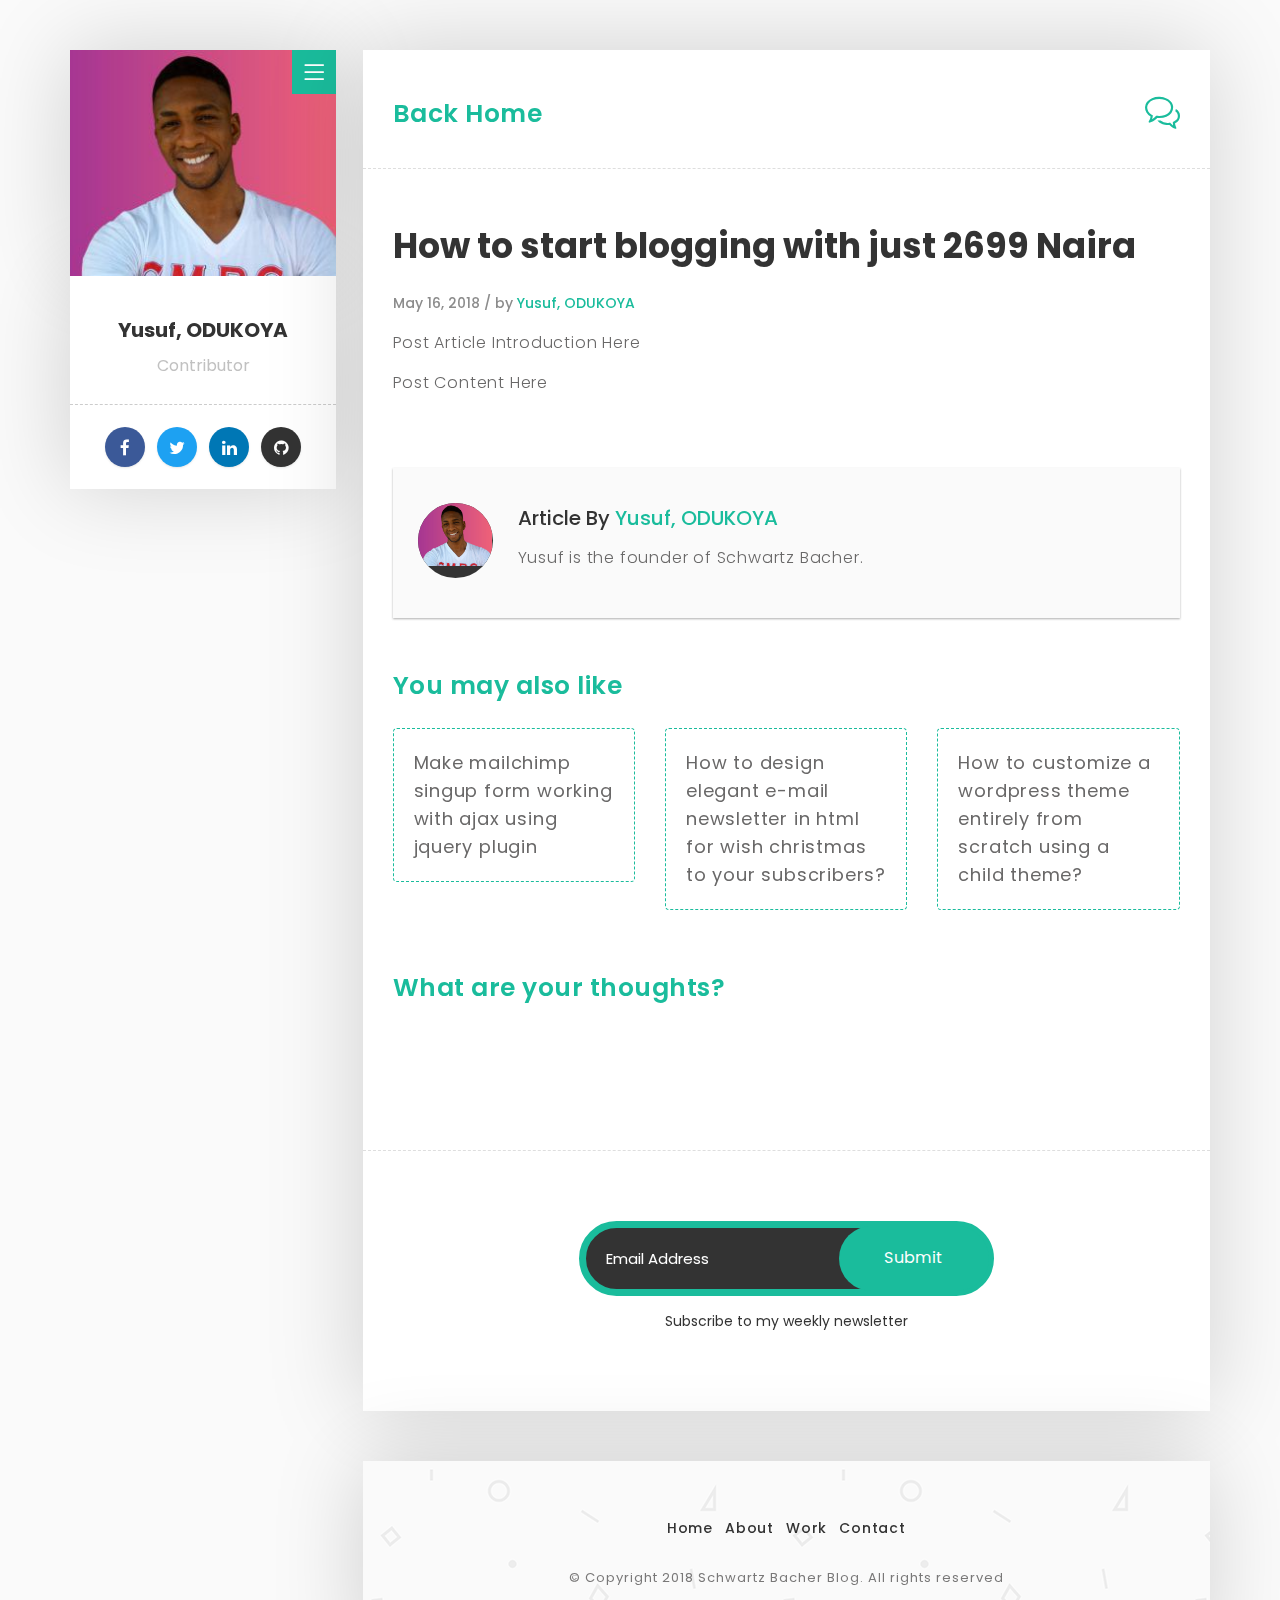
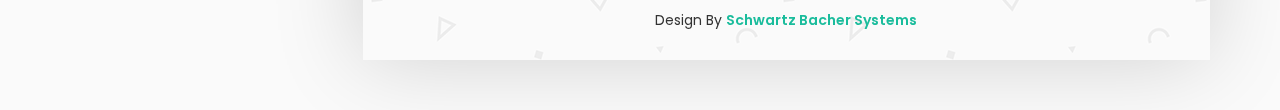
<file: How-to-start-your-own-.com-blog-with-just-2699-naira.html>
﻿<!DOCTYPE html>
<html lang="en">

  <head>
    
    <!-- Meta Tag -->
    <meta charset="UTF-8">
    <meta name="viewport" content="width=device-width, initial-scale=1.0">
    <meta http-equiv="X-UA-Compatible" content="IE=edge">
    <meta property="fb:app_id" content="1831003426951785" />

    <!-- Open Graph Meta Tags-->


<!-- Global site tag (gtag.js) - Google Analytics -->
<script async src="https://www.googletagmanager.com/gtag/js?id=UA-117987061-2"></script>
<script>
  window.dataLayer = window.dataLayer || [];
  function gtag(){dataLayer.push(arguments);}
  gtag('js', new Date());

  gtag('config', 'UA-117987061-2');
</script>

    
    <!-- SEO -->
    <meta name="description" content="How to start your own graphic design business? You’ve been working for a graphic design firm for a number of years and have built up a strong portfolio, or perhaps, you have a good hold of graphic design programs such as Adobe Photoshop, Corel Draw to mention just a few, and yet you don't monetize it. If you belong in either category and wish to start making a living off graphic design, then this article is for you.">
    <meta name="author" content="Yusuf ODUKOYA">
    <meta name="url" content="https://schwartzbacher.com">
    <meta name="copyright" content="Schwartz Bacher">
    <meta name="robots" content="index,follow">

    <!-- OpenGraph Tags-->
    <meta property="og:title" content="How to start your own graphic design business">
    <meta property="og:site_name" content="Schwartz Bacher Blog">
    <meta property="og:url" content="http://blog.schwartzbacher.com/How-to-start-your-own-graphic-design-business.html">
    <meta property="og:description" content="How to start your own graphic design business? you have a good hold of graphic design programs such as Adobe Photoshop, Corel Draw and want to monetize it? This article is for you">
    <meta property="og:type" content="website">
    <meta property="fb:app_id" content="1831003426951785" />
    <title>How to start your own graphic design business - Schwartz Bacher Blog</title>
    
    <!-- Favicon -->
    <link rel="shortcut icon" href="images/favicon/favicon.ico">
    <link rel="apple-touch-icon" sizes="144x144" type="image/x-icon" href="images/favicon/apple-touch-icon.png">
    
    <!-- All CSS Plugins -->
    <link rel="stylesheet" type="text/css" href="css/plugin.css">
    
    <!-- Main CSS Stylesheet -->
    <link rel="stylesheet" type="text/css" href="css/style.css">
    
    <!-- Google Web Fonts  -->
    <link rel="stylesheet" href="https://fonts.googleapis.com/css?family=Poppins:400,300,500,600,700">
    
    <!-- Syntax Highlighter  -->
    <link rel="stylesheet" type="text/css" href="css/syntax/shCore.css">
    <link rel="stylesheet" type="text/css" href="css/syntax/shThemeDefault.css">
    
    
    <!-- HTML5 shiv and Respond.js support IE8 or Older for HTML5 elements and media queries -->
    <!--[if lt IE 9]>
	   <script src="https://oss.maxcdn.com/html5shiv/3.7.3/html5shiv.min.js"></script>
	   <script src="https://oss.maxcdn.com/respond/1.4.2/respond.min.js"></script>
    <![endif]-->
    

  </head>

 <body>
    <script>
        window.fbAsyncInit = function() {
          FB.init({
            appId      : '1831003426951785',
            xfbml      : true,
            version    : 'v3.0'
          });
          FB.AppEvents.logPageView();
        };
      
        (function(d, s, id){
           var js, fjs = d.getElementsByTagName(s)[0];
           if (d.getElementById(id)) {return;}
           js = d.createElement(s); js.id = id;
           js.src = "https://connect.facebook.net/en_US/sdk.js";
           fjs.parentNode.insertBefore(js, fjs);
         }(document, 'script', 'facebook-jssdk'));
      </script>

	
     
	 <!-- Preloader Start -->
     <div class="preloader">
	   <div class="rounder"></div>
      </div>
      <!-- Preloader End -->
      
      
    
    
    <div id="main">
        <div class="container">
            <div class="row">
            	
               
                 
                 <!-- About Me (Left Sidebar) Start -->
                 <div class="col-md-3">
                   <div class="about-fixed">
                    
                     <div class="my-pic">
                        <img src="images/pic/Yusuf-Odukoya.jpg" alt="">
                        <a href="javascript:void(0)" class="collapsed" data-target="#menu" data-toggle="collapse"><i class="icon-menu menu"></i></a>
                         <div id="menu" class="collapse">
                           <ul class="menu-link">
                               <li><a href="about.html">About</a></li>
                               <li><a href="portfolio.html">Work</a></li>
                               <li><a href="contact.html">Contact</a></li>
                            </ul>
                         </div>
                        </div>
                      
                      
                      
                      <div class="my-detail">
                    	
                        <div class="white-spacing">
                            <h1>Yusuf, ODUKOYA</h1>
                            <span>Contributor</span>
                        </div> 
                       
                        <ul class="social-icon">
                          <li><a href="https://facebook.com/thaikuun" target="_blank" class="facebook"><i class="fa fa-facebook"></i></a></li>
                          <li><a href="https://twitter.com/thaikuun" target="_blank" class="twitter"><i class="fa fa-twitter"></i></a></li>
                          <li><a href="https://linkedin.com/in/thaikuun" target="_blank" class="linkedin"><i class="fa fa-linkedin"></i></a></li>
                          <li><a href="https://github.com/schwartzbacher" target="_blank" class="github"><i class="fa fa-github"></i></a></li>
                         </ul>

                    </div>
                  </div>
                </div>
                <!-- About Me (Left Sidebar) End -->
                
                
                
                
                 
                 <!-- Blog Post (Right Sidebar) Start -->
                 <div class="col-md-9">
                    <div class="col-md-12 page-body">
                    	<div class="row">
                    		
                            
                            <div class="sub-title">
                           		<a href="index.html" title="Go to Home Page"><h2>Back Home</h2></a>
                                <a href="#comment" class="smoth-scroll"><i class="icon-bubbles"></i></a>
                             </div>
                            
                            
                            <div class="col-md-12 content-page">
                              <div class="col-md-12 blog-post">
                            	
                                
                                <!-- Post Headline Start -->
                                <div class="post-title">
                                    <h1>How to start blogging with just 2699 Naira</h1> 
                                   </div>
                                   <!-- Post Headline End -->
                                    
                                    
                                <!-- Post Detail Start -->
                                <div class="post-info">
                                    <span>May 16, 2018 / by <a href="#" target="_blank">Yusuf, ODUKOYA</a></span>
                                   </div>
                                   <!-- Post Detail End -->
                                    
                                    
                                    <p>Post Article Introduction Here</p>
                                        
                                        <p> Post Content Here </p>
              
                                  <!-- Post Author Bio Box Start -->
                                  <div class="about-author margin-top-70 margin-bottom-50">
                                    
                                    <div class="picture">
                                      <img src="images/blog/author-yusuf.png" class="img-responsive" alt="">
                                     </div>
                                   
                                    <div class="c-padding">
                                       <h3>Article By <a href="about.html" target="_blank" data-toggle="tooltip" data-placement="top" title="Visit my profile">Yusuf, ODUKOYA</a></h3>
                                       <p>Yusuf is the founder of Schwartz Bacher.</p>
                                      </div>
                                    </div>
                                    <!-- Post Author Bio Box End -->
                                    
                                    
                                  <!-- You May Also Like Start -->
                                  <div class="you-may-also-like margin-top-50 margin-bottom-50">
                                    <h3>You may also like</h3>
                                     <div class="row">
                                 
                                    <div class="col-md-4 col-sm-6 col-xs-12">
                                      <a href="single.html"><p>Make mailchimp singup form working with ajax using jquery plugin</p></a>
                                     </div>
                    
                                    <div class="col-md-4 col-sm-6 col-xs-12">
                                      <a href="single.html"><p>How to design elegant e-mail newsletter in html for wish christmas to your subscribers?</p></a>
                                     </div>
                    
                                    <div class="col-md-4 col-sm-6 col-xs-12">
                                      <a href="single.html"><p>How to customize a wordpress theme entirely from scratch using a child theme?</p></a>
                                     </div>
                                    
                                    </div>
                                  </div>
                                  <!-- You May Also Like End -->
                                    
                                   
                                  
                                  
                                  <!-- Post Comment (Disqus) Start -->
                                  <div id="comment" class="comment">
                                    <h3>What are your thoughts?</h3>
                                     
                                     
                                     <!-- Disqus Code Start  (Please Note: Disqus will not be load on local, You have to upload it on server.)-->
                                     <div id="disqus_thread"></div>
							          <script>
					
					/***  RECOMMENDED CONFIGURATION VARIABLES: EDIT AND UNCOMMENT THE SECTION BELOW TO INSERT DYNAMIC VALUES FROM YOUR PLATFORM OR CMS. LEARN WHY DEFINING THESE VARIABLES IS IMPORTANT: https://disqus.com/admin/universalcode/#configuration-variables.
							
							var disqus_config = function () {
							this.page.url = PAGE_URL;  // Replace PAGE_URL with your page's canonical URL variable
							this.page.identifier = PAGE_IDENTIFIER; // Replace PAGE_IDENTIFIER with your page's unique identifier variable
							};
							*/
							
							           (function() { // DON'T EDIT BELOW THIS LINE
							           var d = document, s = d.createElement('script');
							           s.src = '//schwartz-bacher-blog.disqus.com/embed.js';   // Please change the url from your own disqus id
							           s.setAttribute('data-timestamp', +new Date());
							           (d.head || d.body).appendChild(s);
							           })();
							          </script>
			  <noscript>Please enable JavaScript to view the <a href="https://disqus.com/?ref_noscript">comments powered by Disqus.</a></noscript>
              <!-- Disqus Code End -->
              
                                   </div>
                                   <!-- Post Comment (Disqus) End -->
                                  
                                   

                                </div>    
                             </div>
                              
                         </div>
                         
                        
                        
                        <!-- Subscribe Form Start -->
                        <div class="col-md-8 col-md-offset-2">
                           <form id="mc-form" method="post" action="http://uipasta.us14.list-manage.com/subscribe/post?u=854825d502cdc101233c08a21&amp;id=86e84d44b7">
								
						  <div class="subscribe-form margin-top-20">
							 <input id="mc-email" type="email" placeholder="Email Address" class="text-input">
							  <button class="submit-btn" type="submit">Submit</button>
								</div>
                                <p>Subscribe to my weekly newsletter</p>
								<label for="mc-email" class="mc-label"></label>
							  </form>
                             
                           </div>
                           <!-- Subscribe Form End -->
                           
                           
                         </div>
                     
                     
                       
                       <!-- Footer Start -->
                       <div class="col-md-12 page-body margin-top-50 footer">
                          <footer>
                          <ul class="menu-link">
                               <li><a href="index.html">Home</a></li>
                               <li><a href="about.html">About</a></li>
                               <li><a href="portfolio.html">Work</a></li>
                               <li><a href="contact.html">Contact</a></li>
                            </ul>
                            
                          <p>© Copyright 2018 Schwartz Bacher Blog. All rights reserved</p>
						  
						  
						  <!-- UiPasta Credit Start -->
                          <div class="uipasta-credit">Design By <a href="https://www.schwartzbacher.com" target="_blank">Schwartz Bacher Systems</a></div>
                          <!-- UiPasta Credit End -->
						  
                           
                         </footer>
                       </div>
                       <!-- Footer End -->
                     
                     
                  </div>
                  <!-- Blog Post (Right Sidebar) End -->
                
            </div>
         </div>
      </div>
    
    
    
     
     <!-- Endpage Box (Popup When Scroll Down) Start -->
     <div id="scroll-down-popup" class="endpage-box">
       <h4>Read Also</h4>
       <a href="#">How to make your company website based on bootstrap framework...</a>
      </div>
      <!-- Endpage Box (Popup When Scroll Down) End -->
      
    
    
    
    <!-- Back to Top Start -->
    <a href="#" class="scroll-to-top"><i class="fa fa-long-arrow-up"></i></a>
    <!-- Back to Top End -->
    
    
    <!-- All Javascript Plugins  -->
    <script type="text/javascript" src="js/jquery.min.js"></script>
    <script type="text/javascript" src="js/plugin.js"></script>
    
    <!-- Main Javascript File  -->
    <script type="text/javascript" src="js/scripts.js"></script>
    
    <!-- Syntax Highlighter Javascript File  -->
    <script type="text/javascript" src="js/syntax/shCore.js"></script>
    <script type="text/javascript" src="js/syntax/shBrushCss.js"></script>
    <script type="text/javascript" src="js/syntax/shBrushJScript.js"></script>
    <script type="text/javascript" src="js/syntax/shBrushPerl.js"></script>
    <script type="text/javascript" src="js/syntax/shBrushPhp.js"></script>
    <script type="text/javascript" src="js/syntax/shBrushPlain.js"></script>
    <script type="text/javascript" src="js/syntax/shBrushPython.js"></script>
    <script type="text/javascript" src="js/syntax/shBrushRuby.js"></script>
    <script type="text/javascript" src="js/syntax/shBrushSql.js"></script>
    <script type="text/javascript" src="js/syntax/shBrushVb.js"></script>
    <script type="text/javascript" src="js/syntax/shBrushXml.js"></script>
    
	<!-- Syntax Highlighter Call Function -->
	<script type="text/javascript">
		SyntaxHighlighter.config.clipboardSwf = 'js/syntax/clipboard.swf';
		SyntaxHighlighter.all();
	</script>
  <!-- Go to www.addthis.com/dashboard to customize your tools --> <script type="text/javascript" src="//s7.addthis.com/js/300/addthis_widget.js#pubid=ra-5af317b4d5f7e82d"></script>
    
   </body>
 </html>
</file>
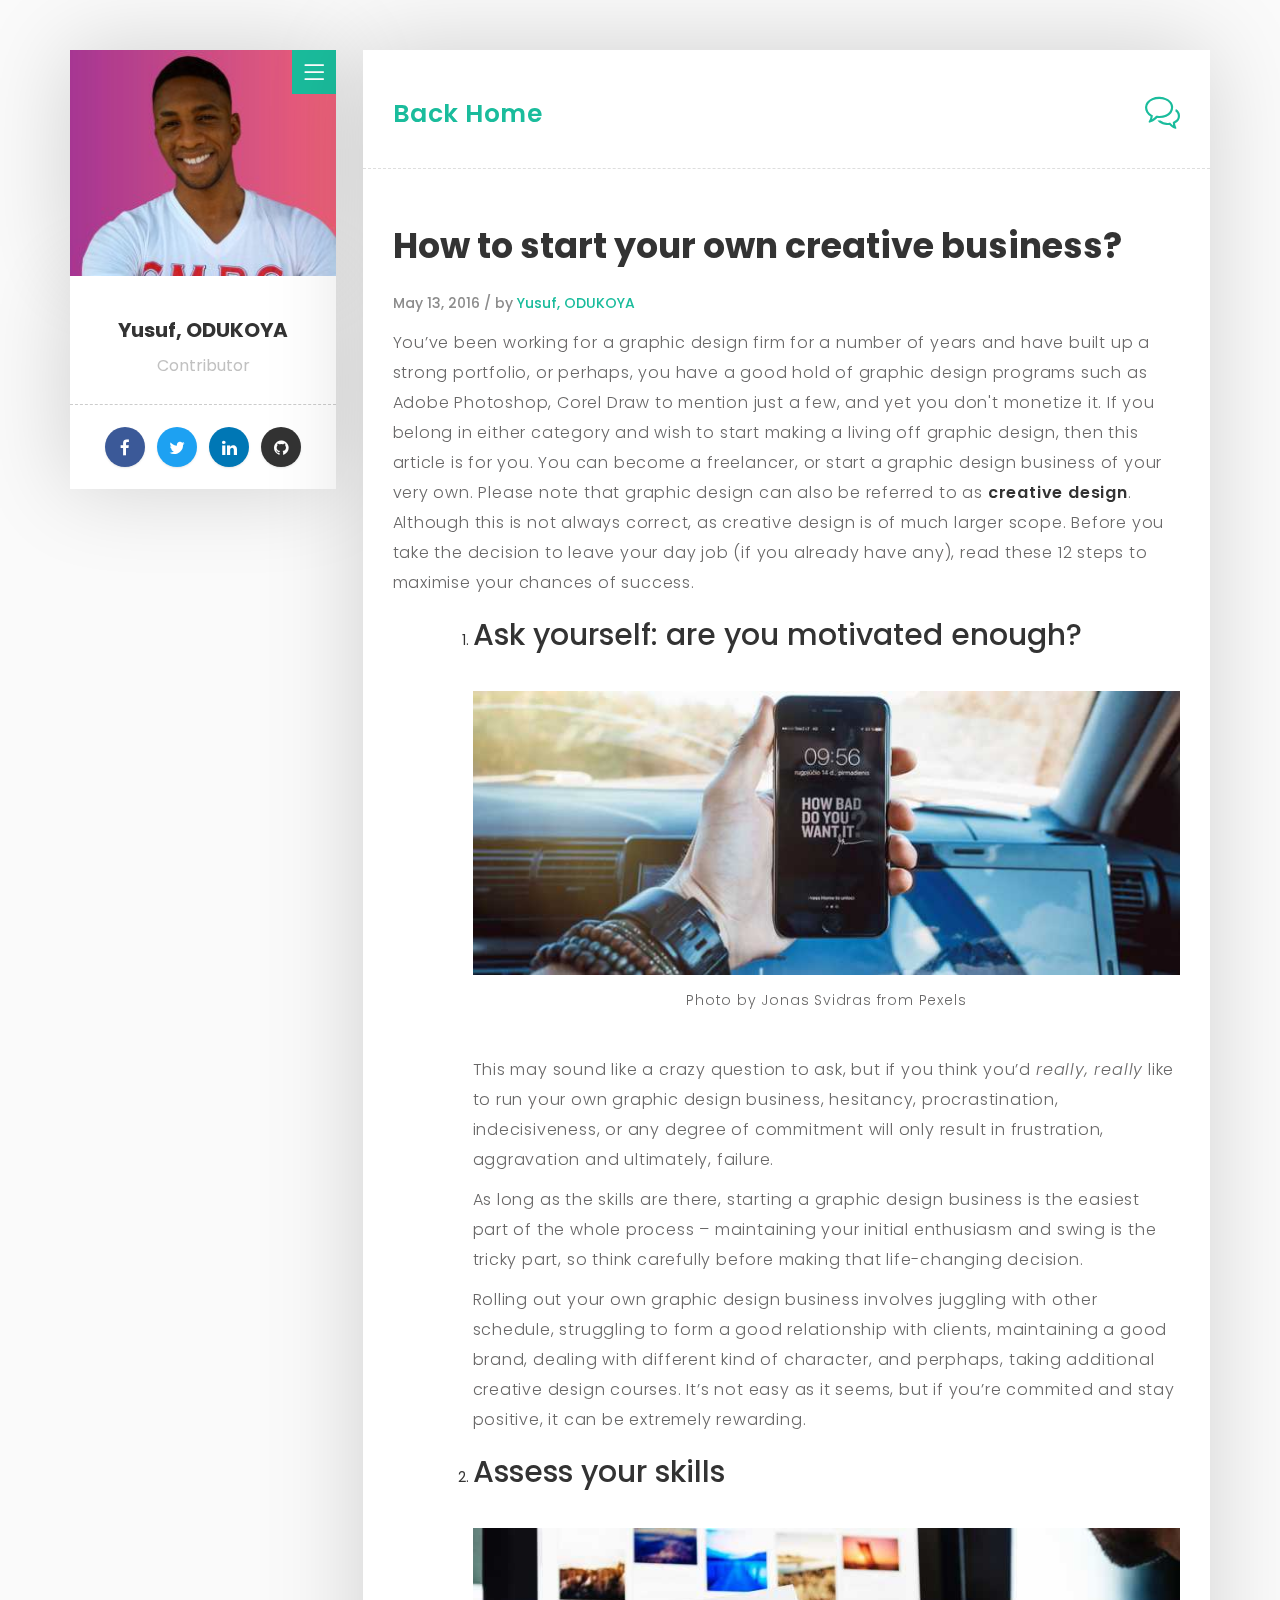
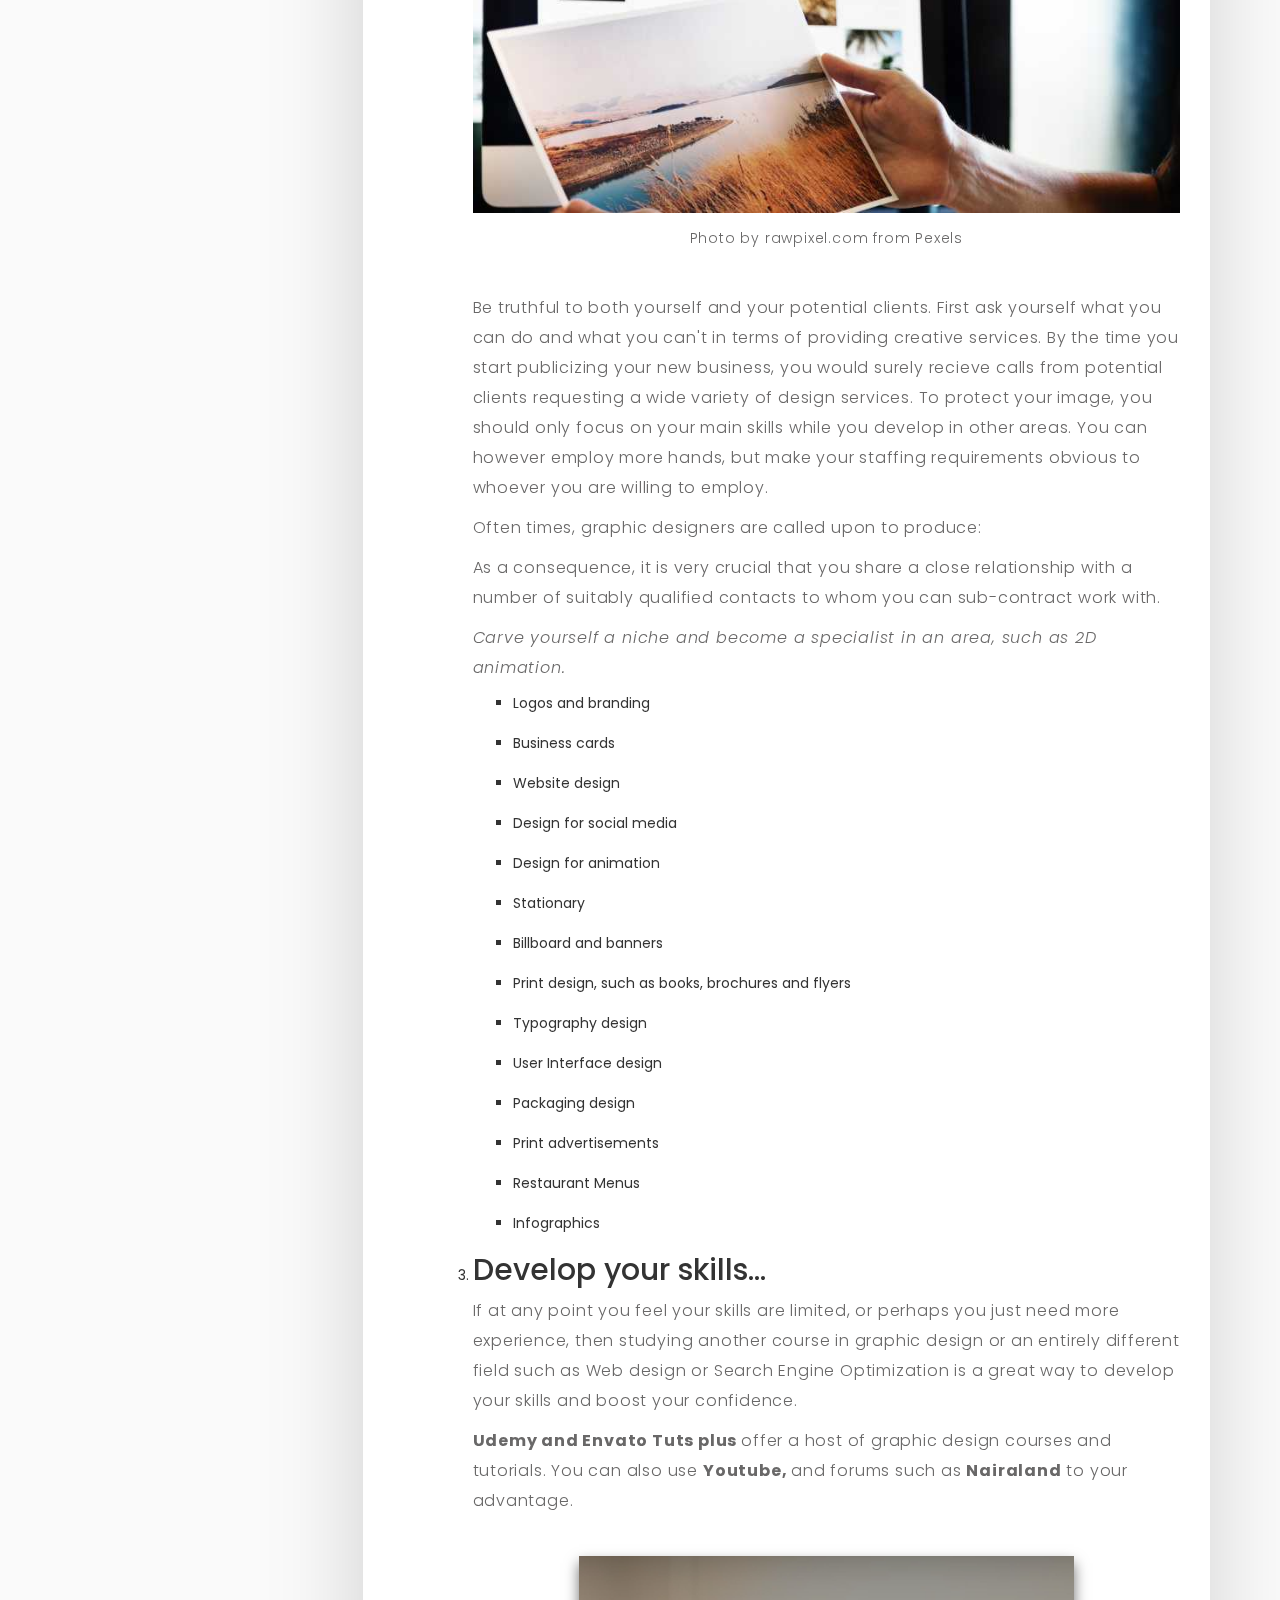
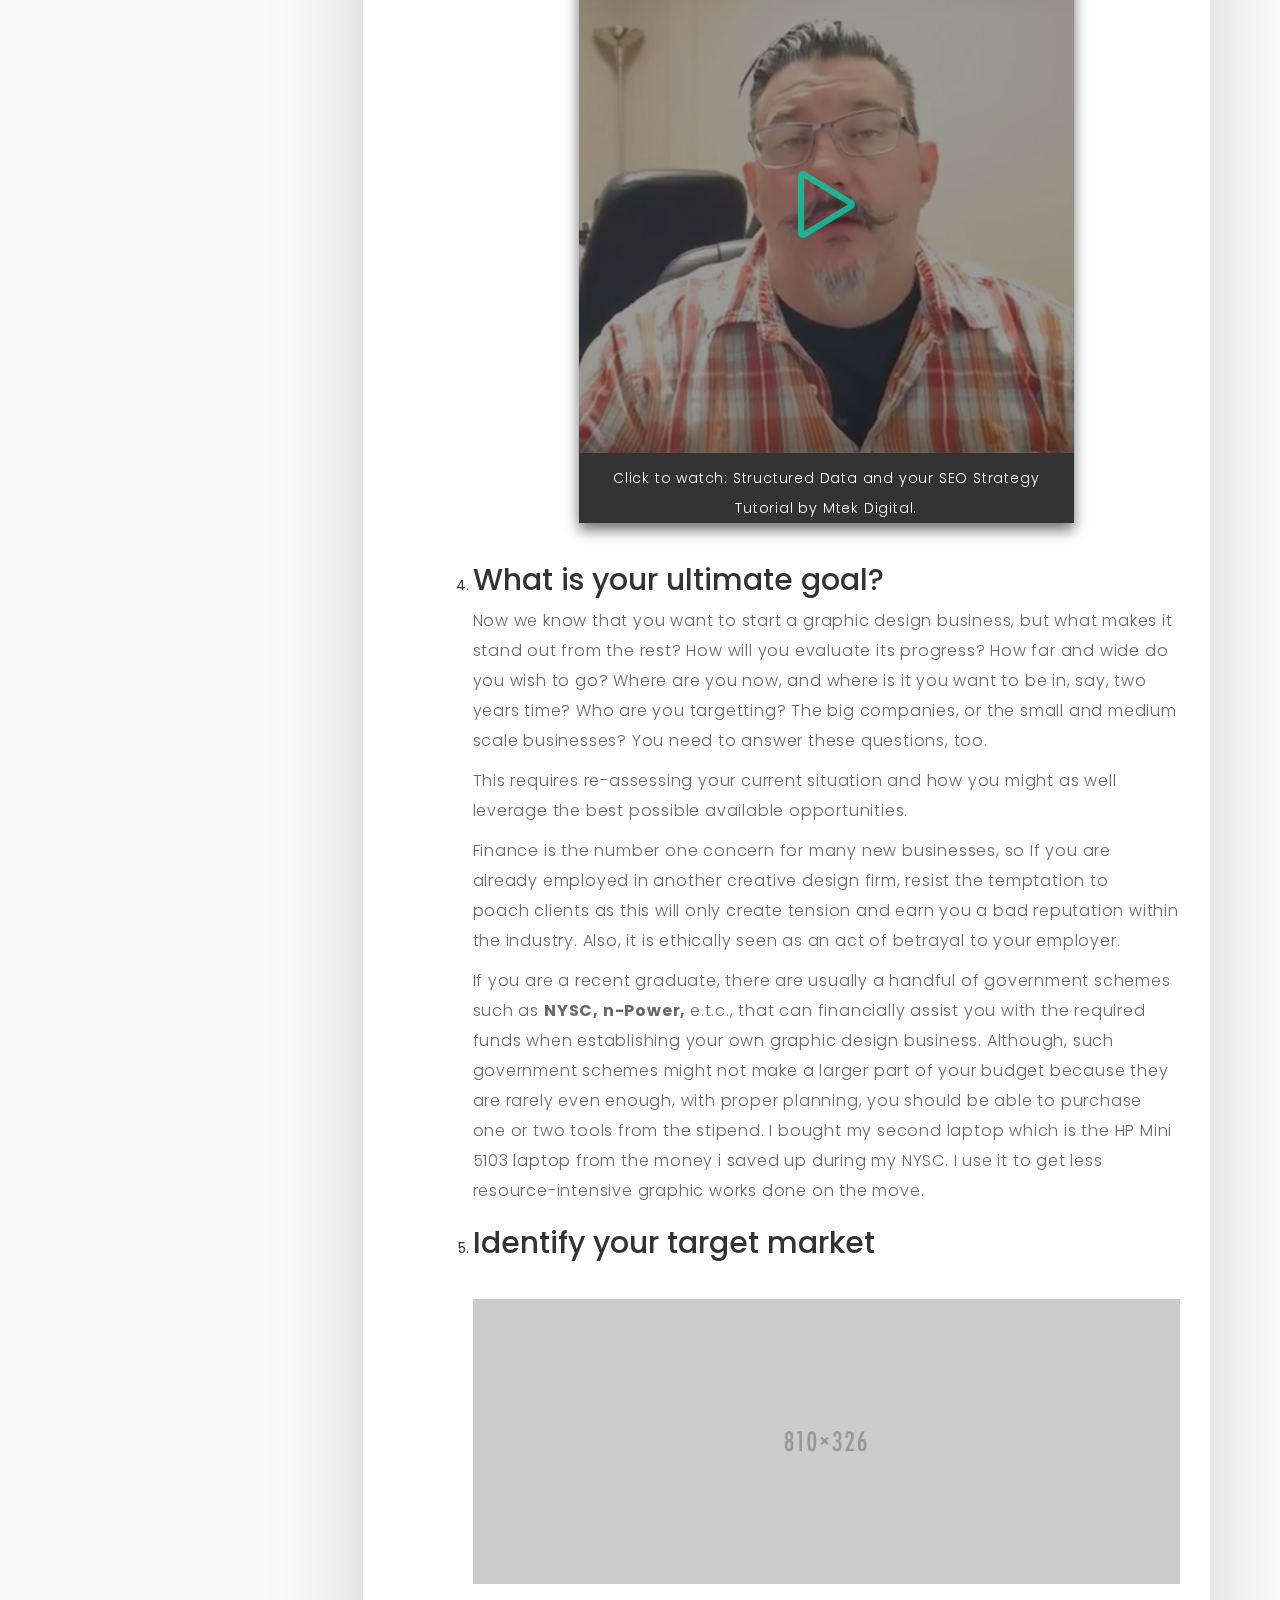
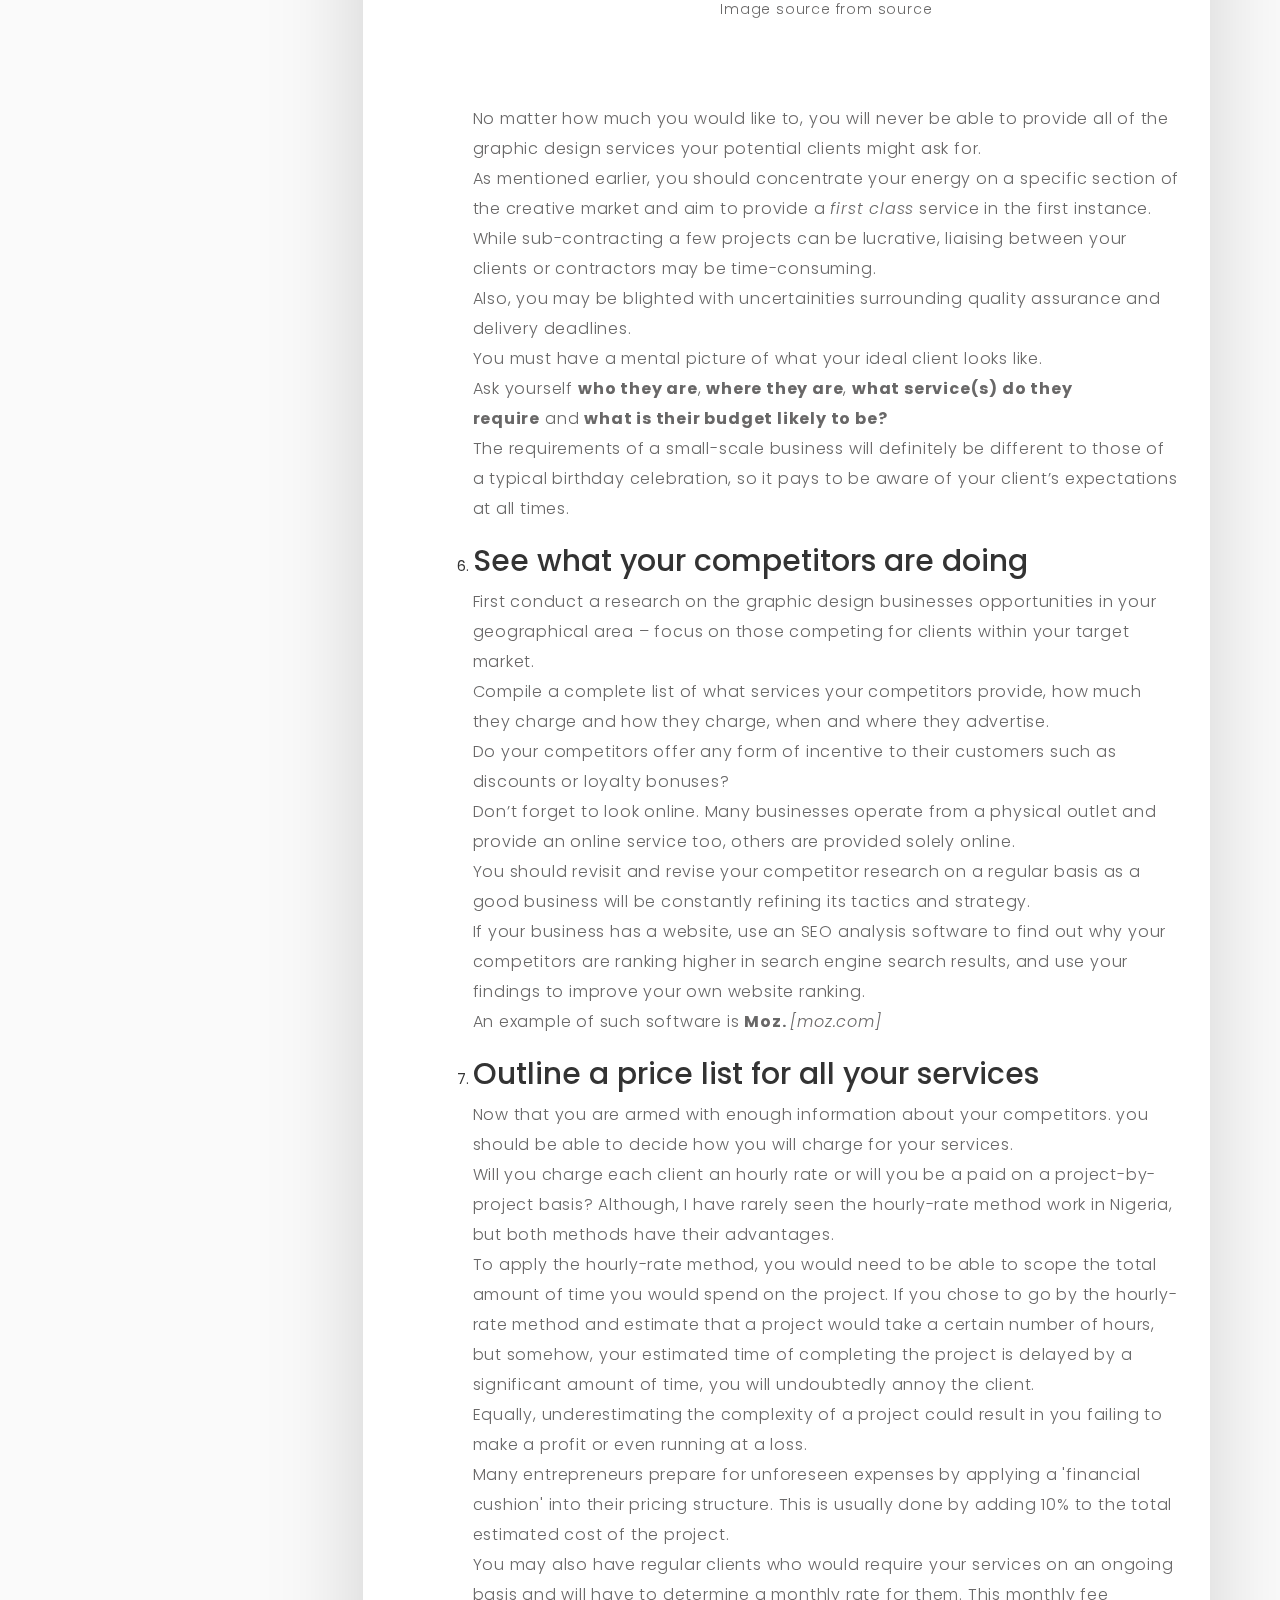
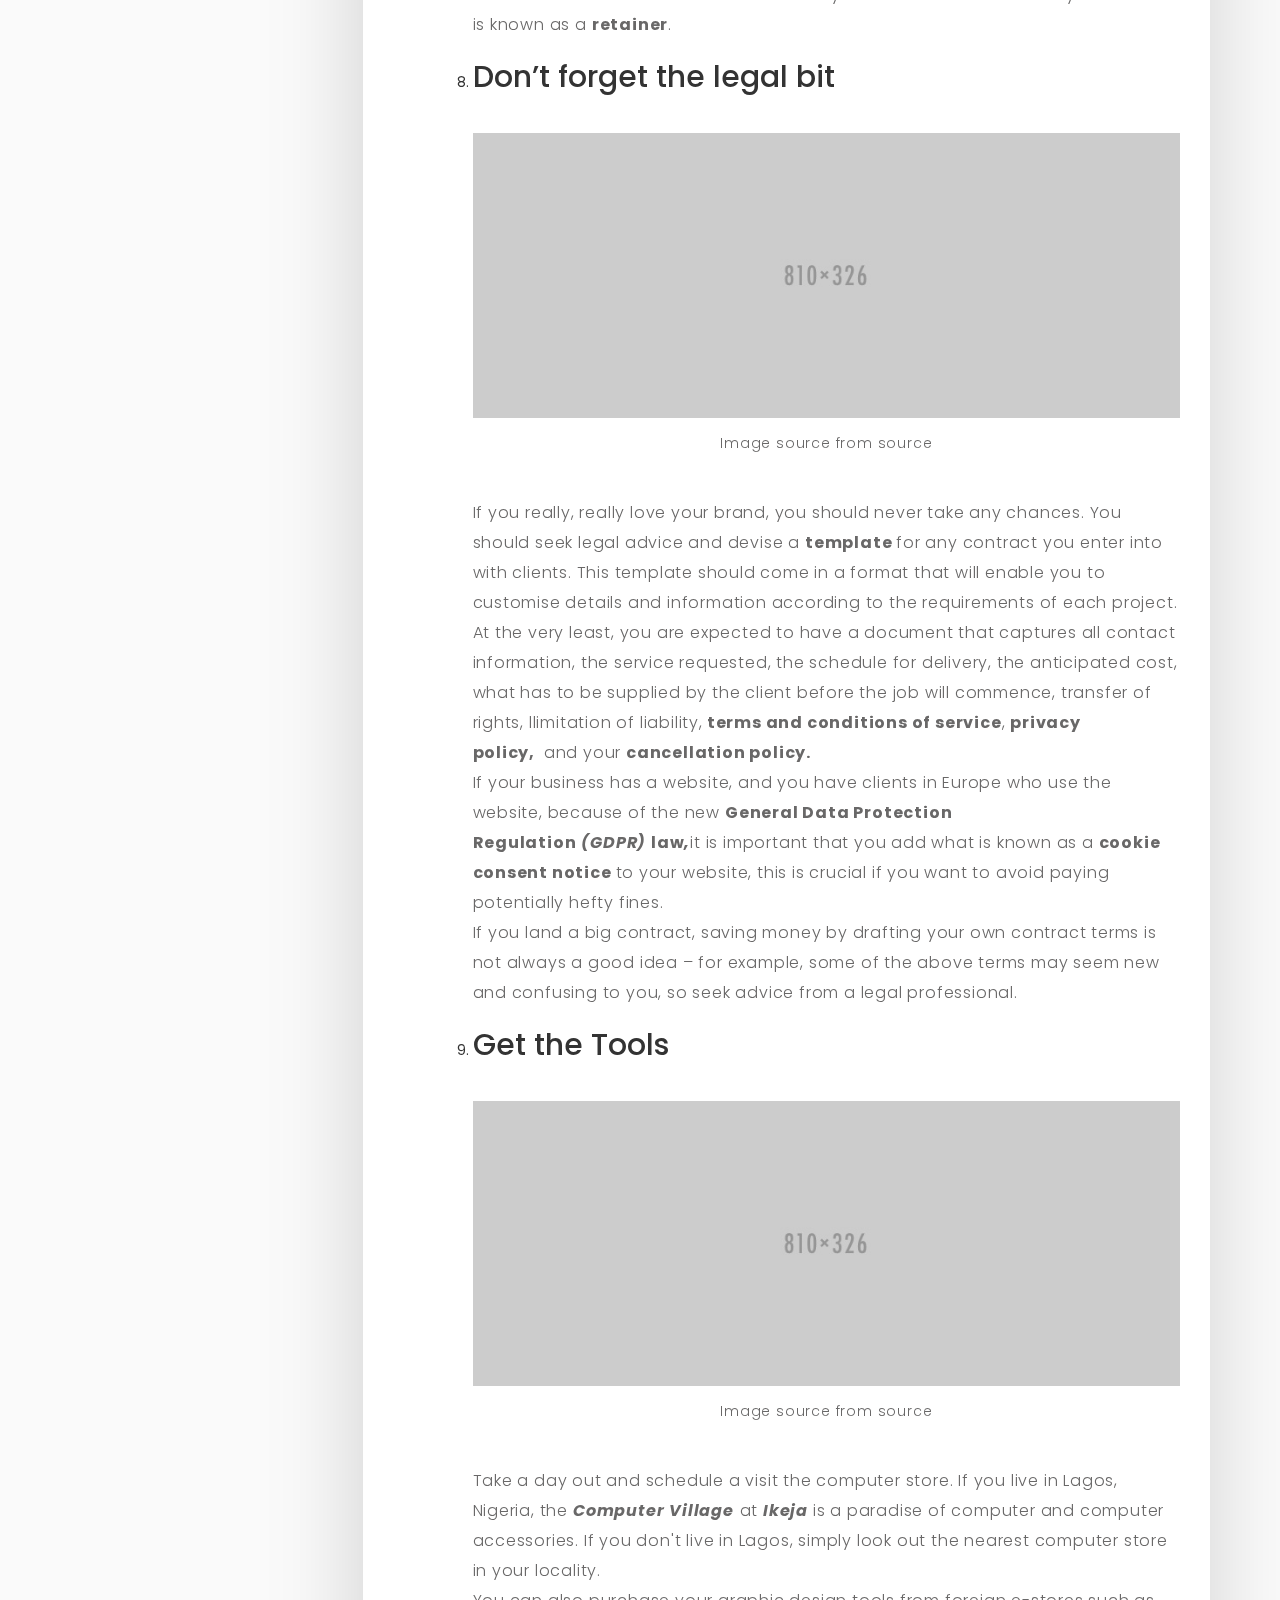
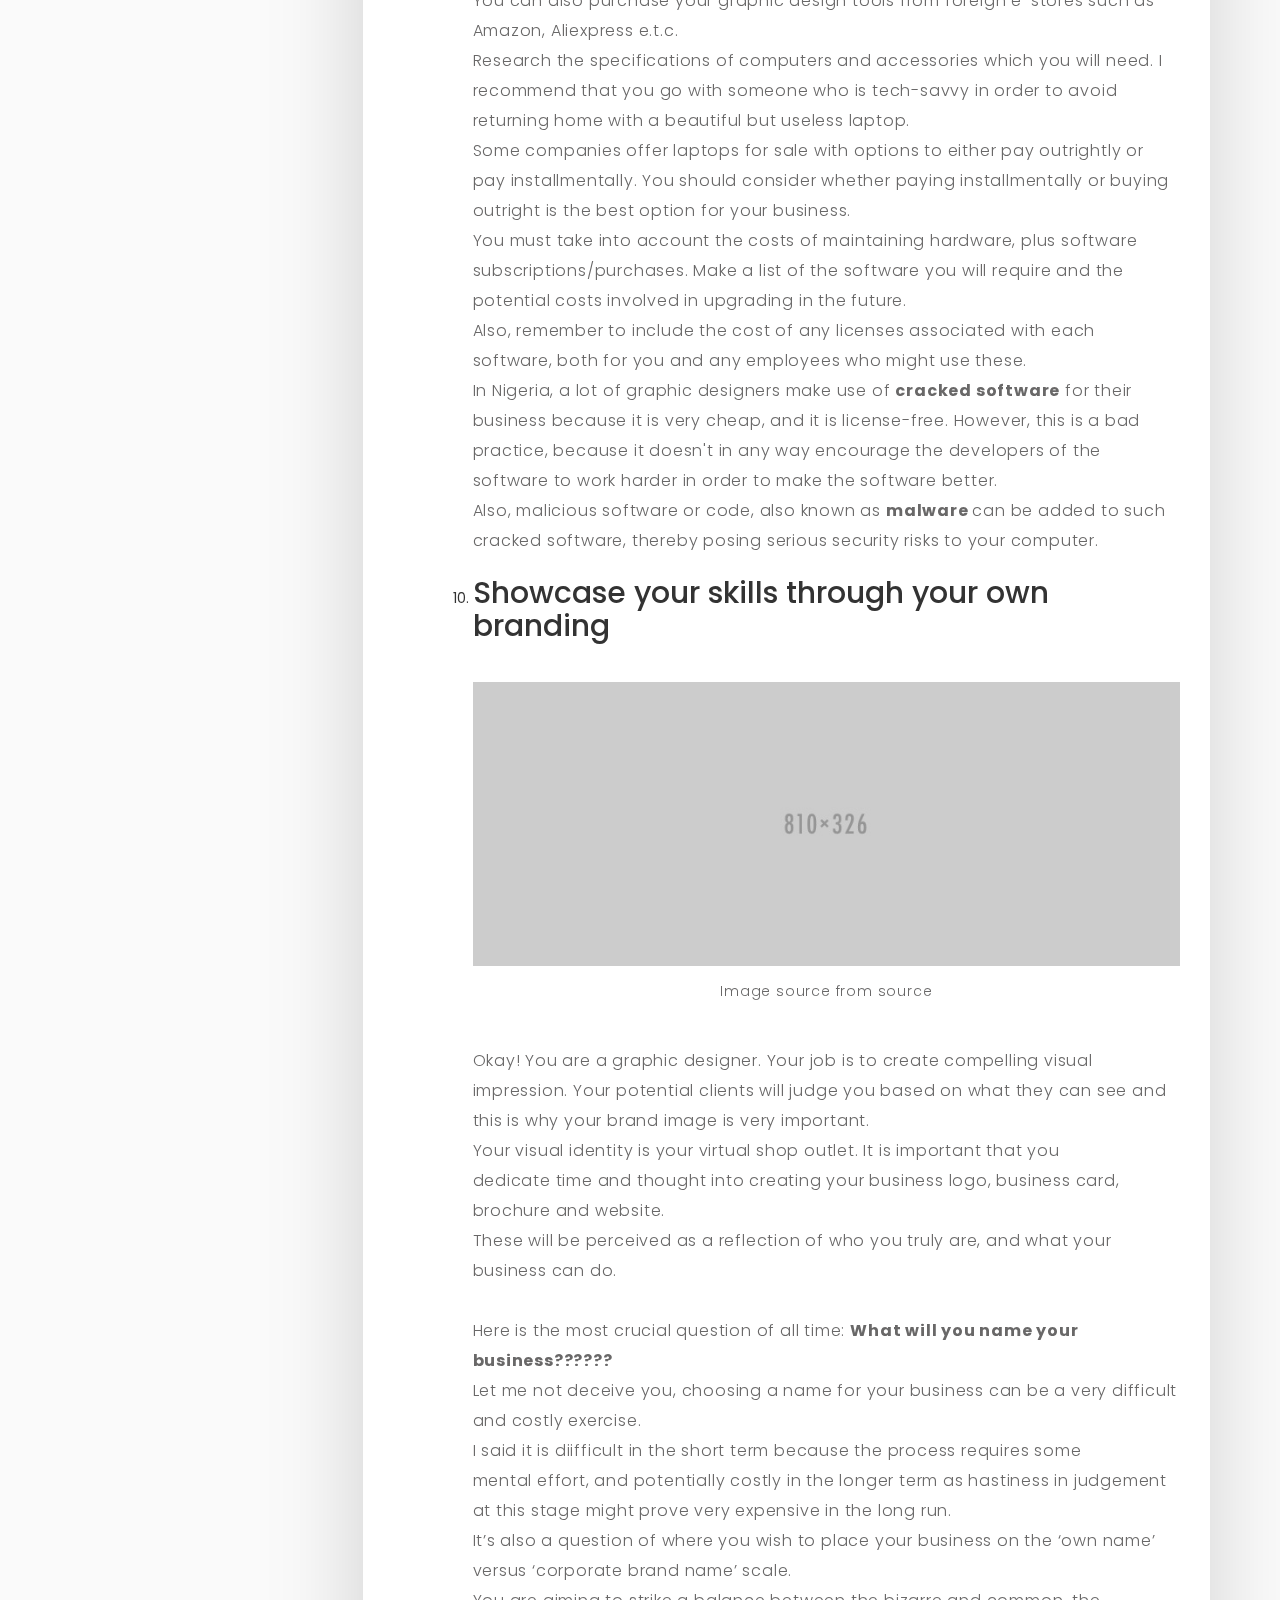
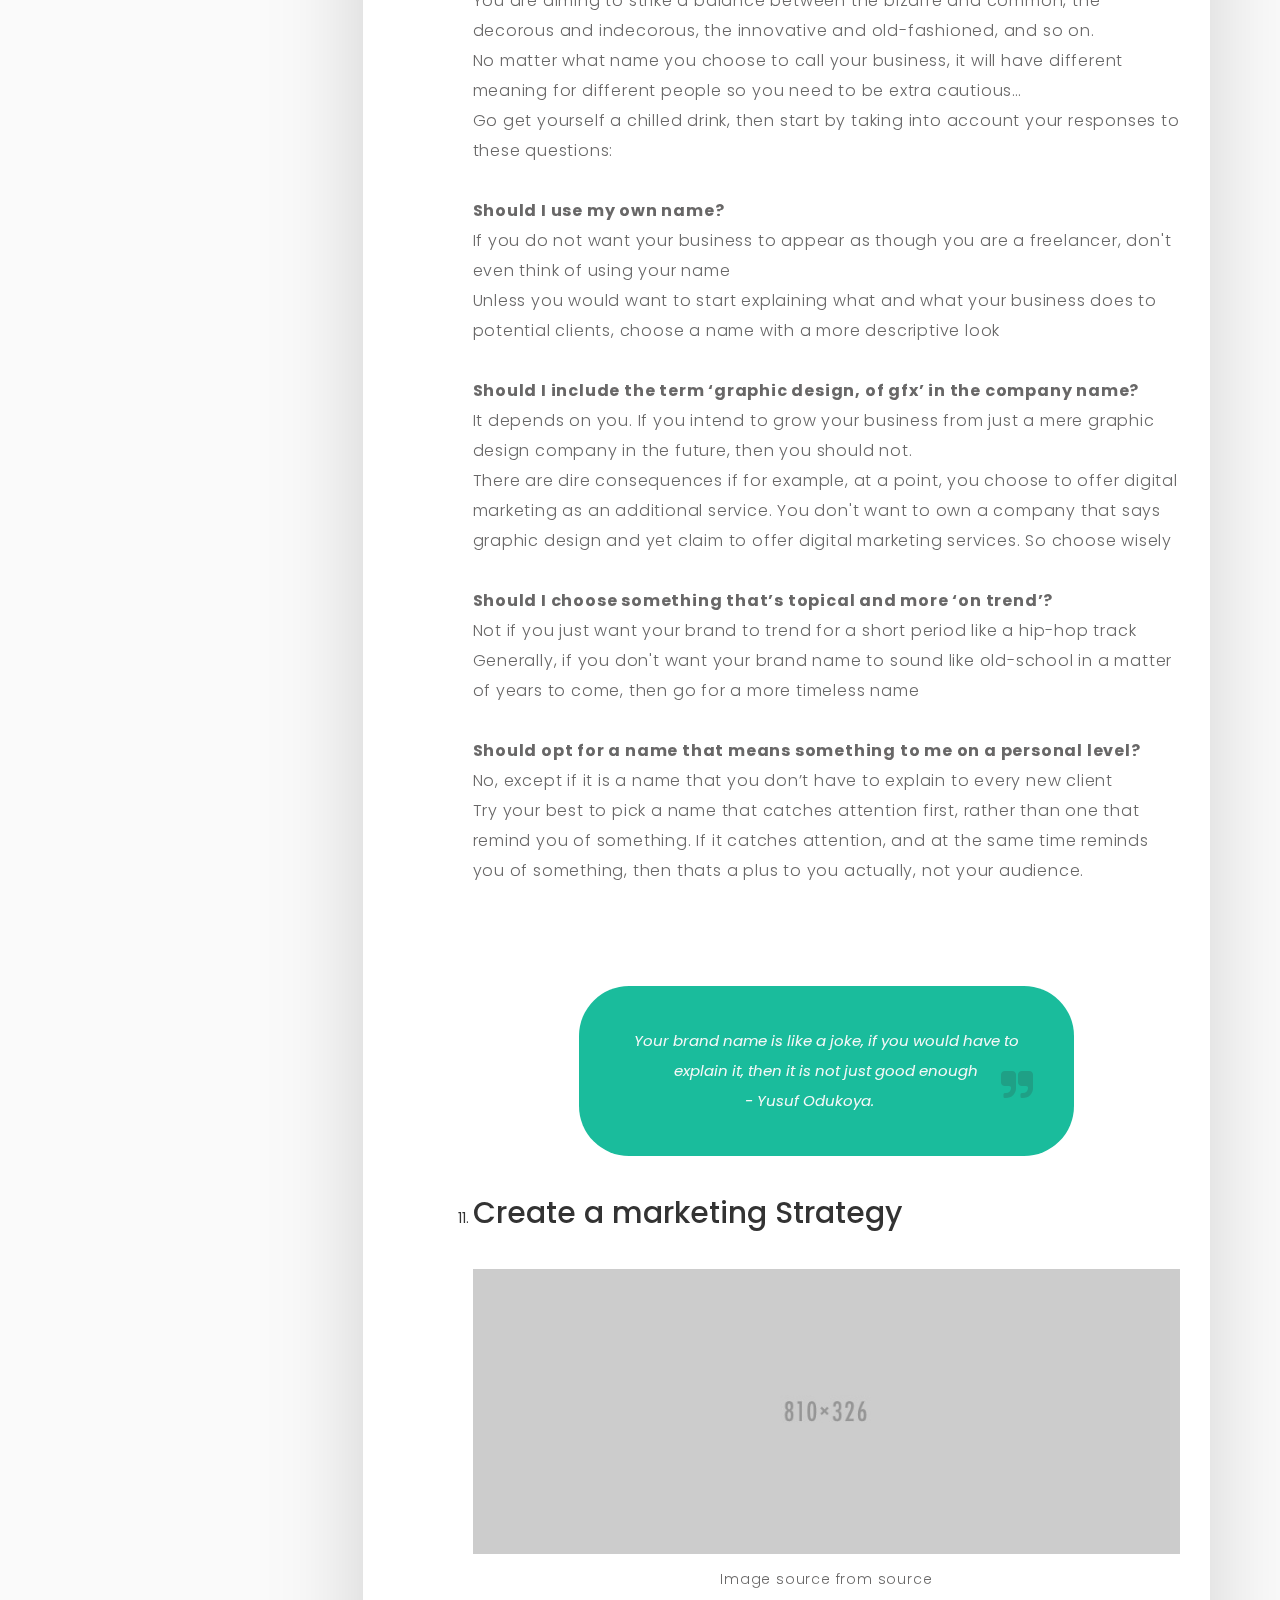
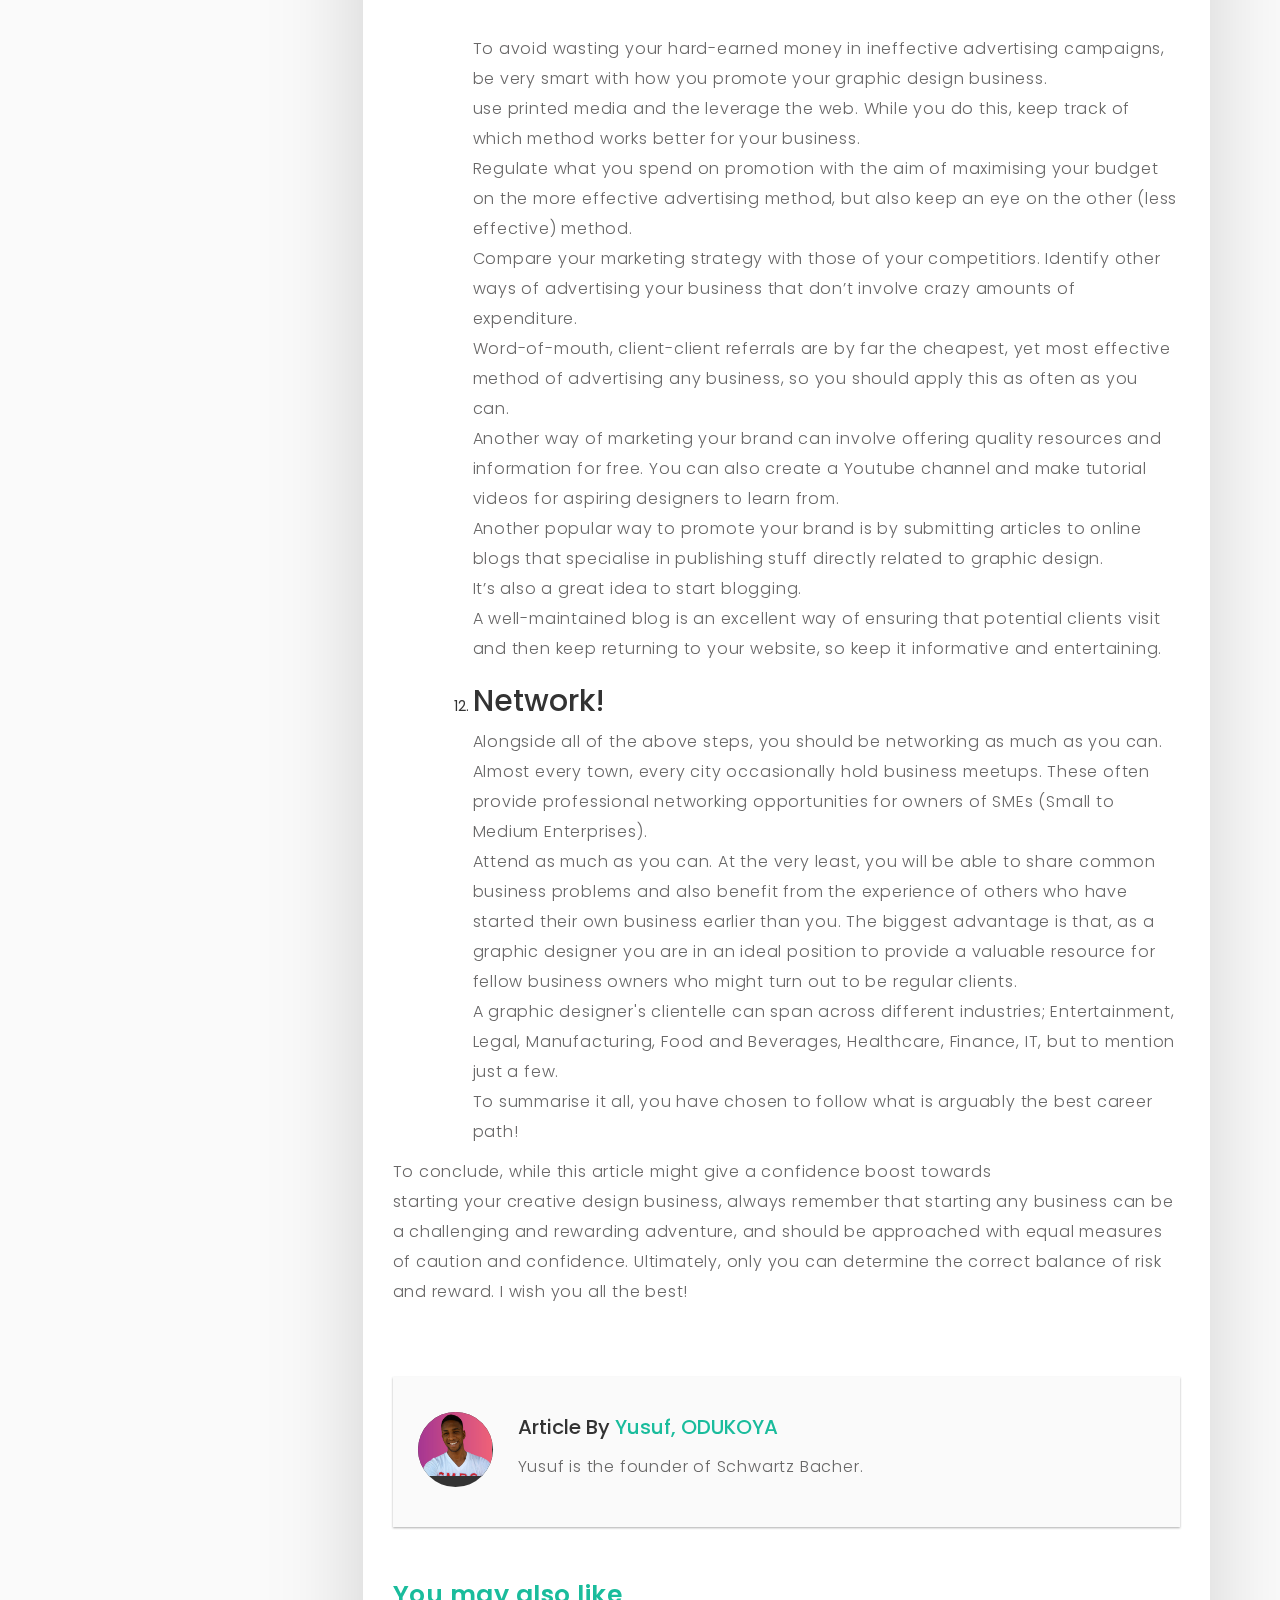
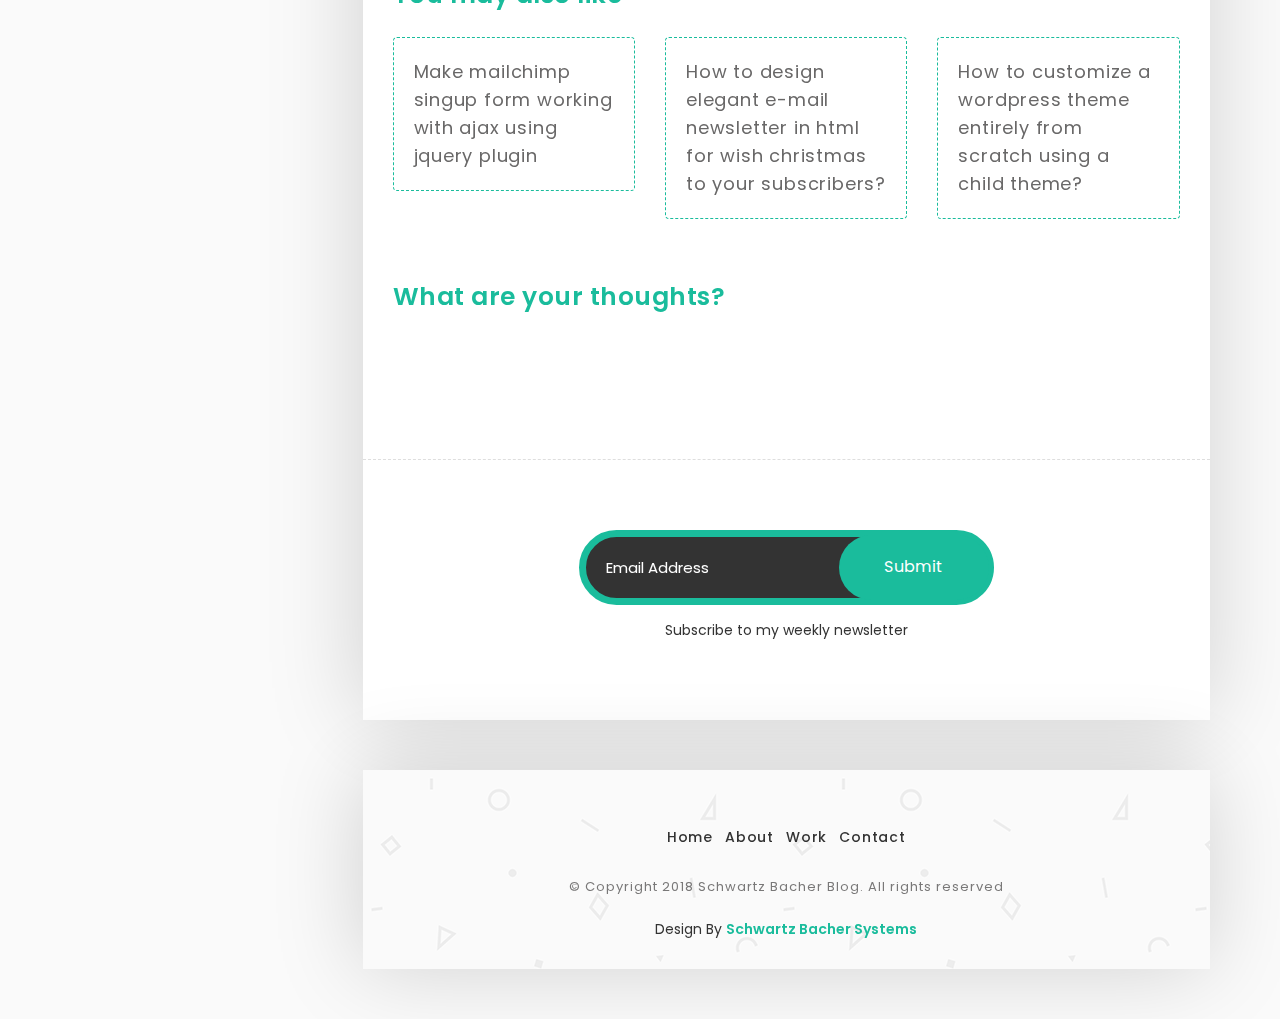
<file: How-to-start-your-own-creative-design-business.html>
﻿<!DOCTYPE html>
<html lang="en">

  <head>
    
    <!-- Meta Tag -->
    <meta charset="UTF-8">
    <meta name="viewport" content="width=device-width, initial-scale=1.0">
    <meta http-equiv="X-UA-Compatible" content="IE=edge">
    <meta property="fb:app_id" content="1831003426951785" />

    <!-- Global site tag (gtag.js) - Google Analytics -->
<script async src="https://www.googletagmanager.com/gtag/js?id=UA-117987061-1"></script>
<script>
  window.dataLayer = window.dataLayer || [];
  function gtag(){dataLayer.push(arguments);}
  gtag('js', new Date());

  gtag('config', 'UA-117987061-1');
</script>
<!-- End of Global site tag (gtag.js) - Google Analytics -->
    
    <!-- SEO -->
    <meta name="description" content="How to start your own creative business? You’ve been working for a graphic design firm for a number of years and have built up a strong portfolio, or perhaps, you have a good hold of graphic design programs such as Adobe Photoshop, Corel Draw to mention just a few, and yet you don't monetize it. If you belong in either category and wish to start making a living off graphic design, then this article is for you.">
    <meta name="author" content="Yusuf ODUKOYA">
    <meta name="url" content="https://schwartzbacher.com">
    <meta name="copyright" content="Schwartz Bacher">
    <meta name="robots" content="index,follow">

    <!-- OpenGraph Tags-->

    
    
    <title>How to start your own creative design business - Schwartz Bacher Blog</title>
    
    <!-- Favicon -->
    <link rel="shortcut icon" href="images/favicon/favicon.ico">
    <link rel="apple-touch-icon" sizes="144x144" type="image/x-icon" href="images/favicon/apple-touch-icon.png">
    
    <!-- All CSS Plugins -->
    <link rel="stylesheet" type="text/css" href="css/plugin.css">
    
    <!-- Main CSS Stylesheet -->
    <link rel="stylesheet" type="text/css" href="css/style.css">
    
    <!-- Google Web Fonts  -->
    <link rel="stylesheet" href="https://fonts.googleapis.com/css?family=Poppins:400,300,500,600,700">
    
    <!-- Syntax Highlighter  -->
    <link rel="stylesheet" type="text/css" href="css/syntax/shCore.css">
    <link rel="stylesheet" type="text/css" href="css/syntax/shThemeDefault.css">
    
    
    <!-- HTML5 shiv and Respond.js support IE8 or Older for HTML5 elements and media queries -->
    <!--[if lt IE 9]>
	   <script src="https://oss.maxcdn.com/html5shiv/3.7.3/html5shiv.min.js"></script>
	   <script src="https://oss.maxcdn.com/respond/1.4.2/respond.min.js"></script>
    <![endif]-->
    

  </head>

 <body>
    <script>
        window.fbAsyncInit = function() {
          FB.init({
            appId      : '1831003426951785',
            xfbml      : true,
            version    : 'v3.0'
          });
          FB.AppEvents.logPageView();
        };
      
        (function(d, s, id){
           var js, fjs = d.getElementsByTagName(s)[0];
           if (d.getElementById(id)) {return;}
           js = d.createElement(s); js.id = id;
           js.src = "https://connect.facebook.net/en_US/sdk.js";
           fjs.parentNode.insertBefore(js, fjs);
         }(document, 'script', 'facebook-jssdk'));
      </script>

	
     
	 <!-- Preloader Start -->
     <div class="preloader">
	   <div class="rounder"></div>
      </div>
      <!-- Preloader End -->
      
      
    
    
    <div id="main">
        <div class="container">
            <div class="row">
            	
               
                 
                 <!-- About Me (Left Sidebar) Start -->
                 <div class="col-md-3">
                   <div class="about-fixed">
                    
                     <div class="my-pic">
                        <img src="images/pic/Yusuf-Odukoya.jpg" alt="">
                        <a href="javascript:void(0)" class="collapsed" data-target="#menu" data-toggle="collapse"><i class="icon-menu menu"></i></a>
                         <div id="menu" class="collapse">
                           <ul class="menu-link">
                               <li><a href="about.html">About</a></li>
                               <li><a href="portfolio.html">Work</a></li>
                               <li><a href="contact.html">Contact</a></li>
                            </ul>
                         </div>
                        </div>
                      
                      
                      
                      <div class="my-detail">
                    	
                        <div class="white-spacing">
                            <h1>Yusuf, ODUKOYA</h1>
                            <span>Contributor</span>
                        </div> 
                       
                        <ul class="social-icon">
                          <li><a href="https://facebook.com/thaikuun" target="_blank" class="facebook"><i class="fa fa-facebook"></i></a></li>
                          <li><a href="https://twitter.com/thaikuun" target="_blank" class="twitter"><i class="fa fa-twitter"></i></a></li>
                          <li><a href="https://linkedin.com/in/thaikuun" target="_blank" class="linkedin"><i class="fa fa-linkedin"></i></a></li>
                          <li><a href="https://github.com/schwartzbacher" target="_blank" class="github"><i class="fa fa-github"></i></a></li>
                         </ul>

                    </div>
                  </div>
                </div>
                <!-- About Me (Left Sidebar) End -->
                
                
                
                
                 
                 <!-- Blog Post (Right Sidebar) Start -->
                 <div class="col-md-9">
                    <div class="col-md-12 page-body">
                    	<div class="row">
                    		
                            
                            <div class="sub-title">
                           		<a href="index.html" title="Go to Home Page"><h2>Back Home</h2></a>
                                <a href="#comment" class="smoth-scroll"><i class="icon-bubbles"></i></a>
                             </div>
                            
                            
                            <div class="col-md-12 content-page">
                              <div class="col-md-12 blog-post">
                            	
                                
                                <!-- Post Headline Start -->
                                <div class="post-title">
                                    <h1>How to start your own creative business?</h1> 
                                   </div>
                                   <!-- Post Headline End -->
                                    
                                    
                                <!-- Post Detail Start -->
                                <div class="post-info">
                                    <span>May 13, 2016 / by <a href="#" target="_blank">Yusuf, ODUKOYA</a></span>
                                   </div>
                                   <!-- Post Detail End -->
                                    
                                    
                                    <p>You’ve been working for a graphic design firm for a number of years and have built up a strong portfolio, or perhaps, you have a good hold of graphic design programs such as Adobe Photoshop, Corel Draw to mention just a few, and yet you don't monetize it.   

                                        If you belong in either category and wish to start making a living off graphic design, then this article is for you. You can become a freelancer, or start a graphic design business of your very own. Please note that graphic design can also be referred to as <b>creative design</b>. Although this is not always correct, as creative design is of much larger scope.
                                        
                                        Before you take the decision to leave your day job (if you already have any), read these 12 steps to maximise your chances of success.</p>
                                        <ol>
                                            <li style="list-style-type: none;">
                                            <ol>
                                            <li>
                                            <h2>Ask yourself: are you motivated enough?<br /> 
                                              <!-- Post Image Start -->
                                              <div class="post-image margin-top-40 margin-bottom-40">
                                                 <img src="images/blog/Are-You-Motivated.jpeg" alt="Are you motivated? Photo by Jonas  Svidras from Pexels">
                                                 <p>Photo by Jonas  Svidras from Pexels</p>                                      
                                                </div>
                                                <!-- Post Image End --></h2>
                                            <p>This may sound like a crazy question to ask, but if you think you&rsquo;d&nbsp;<em>really, really</em>&nbsp;like to run your own graphic design business, hesitancy, procrastination, indecisiveness, or any degree of commitment will only result in frustration, aggravation and ultimately, failure.</p>
                                            <p>As long as the skills are there, starting&nbsp;a&nbsp;graphic&nbsp;design&nbsp;business is the easiest part of the whole process &ndash; maintaining your initial enthusiasm and swing is the tricky part, so think carefully before making that life-changing decision.</p>
                                            <p>Rolling out your own graphic design business involves juggling with other schedule, struggling to form a good relationship with clients, maintaining a good brand, dealing with different kind of character, and perphaps, taking additional creative design courses. It&rsquo;s not easy as it seems, but if you&rsquo;re commited and stay positive, it can be extremely rewarding.</p>
                                            </li>
                                            <li>
                                            <h2>Assess your skills</h2>
                                             <!-- Post Image Start -->
                                <div class="post-image margin-top-40 margin-bottom-40">
                                    <img src="images/blog/what-can-you-do.jpg" alt="What can you do - Photo by rawpixel.com from Pexels">
                                    <p>Photo by rawpixel.com from Pexels</p>                                      
                                   </div>
                                   <!-- Post Image End -->
                                            <p>Be truthful to both yourself and your potential clients. First ask yourself what you can do and what you can't in terms of providing creative services. By the time you start publicizing your new business, you would surely recieve calls from potential clients requesting a wide variety of design services. To protect your image, you should only focus on your main skills while you develop in other areas. You can however employ more hands, but make your staffing requirements obvious to whoever you are willing to employ.</p>
                                            <p>Often times, graphic designers are called upon to produce:</p>
                                            <p>As a consequence, it is very crucial that you share a close relationship with a number of suitably qualified contacts to whom you can sub-contract work with.</p>
                                            <p><em>Carve yourself a niche and become a specialist in an area, such as 2D animation.</em></p>
                                            <ul>
                                            <li>Logos and branding<br />&nbsp;</li>
                                            <li>Business cards<br />&nbsp;</li>
                                            <li>Website design<br />&nbsp;</li>
                                            <li>Design for social media<br />&nbsp;</li>
                                            <li>Design for animation<br />&nbsp;</li>
                                            <li>Stationary<br />&nbsp;</li>
                                            <li>Billboard and banners<br />&nbsp;</li>
                                            <li>Print design, such as books, brochures and flyers<br />&nbsp;</li>
                                            <li>Typography design<br />&nbsp;</li>
                                            <li>User Interface design&nbsp;<br />&nbsp;</li>
                                            <li>Packaging design<br />&nbsp;</li>
                                            <li>Print advertisements<br />&nbsp;</li>
                                            <li>Restaurant Menus<br />&nbsp;</li>
                                            <li>Infographics</li>
                                            </ul>
                                            </li>
                                            <li>
                                            <h2>Develop your skills&hellip;</h2>
                                            <p>If at any point you feel your skills are limited, or perhaps you just need more experience, then studying another course in graphic design or an entirely different field such as Web design or Search Engine Optimization is a great way to develop your skills and boost your confidence.</p>
                                            <p><strong>Udemy and Envato Tuts plus&nbsp;</strong>offer a host of graphic design courses and tutorials. You can also use&nbsp;<strong>Youtube,&nbsp;</strong>and forums such as&nbsp;<strong>Nairaland</strong>&nbsp;to your advantage.<br />
                                             <!-- Post Video Tutorial Start -->
                                 <div class="video-box margin-top-40 margin-bottom-40">
                                    <div class="video-tutorial">
                                     <a class="video-popup" href="https://www.youtube.com/watch?v=RzYMtrgDkFk" title="Video Tutorial">
                                     <img src="images/blog/video-preview.jpg" alt="Structured Data and your SEO Strategy Tutorial by Mtek Digital. Source: Youtube">
                                     </a>                           
                                    </div>
                                   <p>Click to watch: Structured Data and your SEO Strategy Tutorial by Mtek Digital.</p>
                                  </div>
                                  <!-- Post Video Tutorial End --></p>
                                            </li>
                                            <li>
                                            <h2>What is your ultimate goal?</h2>
                                            <p>Now we know that you want to start a graphic design business, but what makes it stand out from the rest? How will you evaluate its progress? How far and wide do you wish to go? Where are you now, and where is it you want to be in, say, two years time? Who are you targetting? The big companies,&nbsp;or the small and medium scale businesses? You need to answer these questions, too.</p>
                                            <p>This requires re-assessing&nbsp;your current situation and how you might as well leverage the best possible available opportunities.&nbsp;</p>
                                            <p>Finance is the number one&nbsp;concern for many new businesses, so&nbsp;If you are already employed in another creative design firm, resist the temptation to poach&nbsp;clients as this will only create tension and earn you a bad reputation within the industry. Also, it is ethically seen as an act of betrayal to your employer.</p>
                                            <p>If you are a recent graduate, there are usually a handful of government schemes such as&nbsp;<strong>NYSC, n-Power,&nbsp;</strong>e.t.c., that can financially assist you&nbsp;with the required funds when establishing your own graphic design business. Although,&nbsp;such government schemes might not make a larger part of your budget because they are rarely even enough, with proper planning, you should be able to purchase one or two tools from the stipend. I bought my second laptop which is the HP Mini 5103 laptop from the money i saved up&nbsp;during my NYSC. I use it to get less resource-intensive graphic works done on the move.&nbsp;</p>
                                            </li>
                                            <li>
                                            <h2>Identify your target market</h2>
                                            <p> <!-- Post Image Start -->
                                              <div class="post-image margin-top-40 margin-bottom-40">
                                                 <img src="images/blog/1.jpg" alt="">
                                                 <p>Image source from source</p>                                      
                                                </div>
                                                <!-- Post Image End --><br /><br />
                                            <p>No matter how much you would like to, you will never be able to provide all of the graphic design services your&nbsp;potential clients might ask for.<br />As mentioned earlier, you should&nbsp;concentrate your energy on a specific section of the creative market and aim to provide a&nbsp;<em>first class</em>&nbsp;service in the first instance.<br />While sub-contracting a few projects can be lucrative, liaising between your clients or contractors may be time-consuming.<br />Also, you may be blighted with uncertainities&nbsp;surrounding quality assurance and delivery deadlines.<br />You must have a mental picture of&nbsp;what your ideal client looks like.<br />Ask yourself&nbsp;<strong>who they are</strong>,&nbsp;<strong>where they are</strong>,&nbsp;<strong>what service(s)&nbsp;do they require</strong>&nbsp;and&nbsp;<strong>what is their budget likely to be?</strong><br />The&nbsp;requirements of a small-scale&nbsp;business will definitely be different to those of a typical birthday celebration, so it pays to be aware of your client&rsquo;s expectations at all times.</p>
                                            </li>
                                            <li>
                                            <h2>See what your competitors are doing</h2>
                                            <p>First conduct a research on the graphic design businesses opportunities in your geographical area &ndash; focus on those competing for clients within your target market.<br />Compile a complete list of&nbsp;what services your competitors provide, how much they charge and how they charge, when and where they advertise.<br />Do your competitors offer any form of incentive to their customers such as discounts or loyalty bonuses?&nbsp;<br />Don&rsquo;t forget to look online. Many businesses operate from a physical outlet and provide an online service too, others are provided solely online.<br />You should revisit and revise your competitor research on a regular basis as a good business will be constantly refining its tactics and strategy.<br />If your business has a website, use an SEO analysis software to find out why your competitors are ranking higher in search engine search results, and use your findings to improve your own website ranking.<br />An example of such software is&nbsp;<strong>Moz.&nbsp;</strong><em>[moz.com]</em></p>
                                            </li>
                                            <li>
                                            <h2>Outline a price list for all your services</h2>
                                            <p>Now that you are armed with enough information about your competitors. you should be able to decide how you will charge for your services.<br />Will you charge each client an hourly rate or will you be a paid on a project-by-project basis? Although, I have rarely seen the hourly-rate method work in Nigeria, but&nbsp;both methods have their advantages.<br />To apply the hourly-rate method,&nbsp;you would need to be able to scope the total amount of time you would spend on the project. If you chose to go by the hourly-rate method&nbsp;and estimate that a project would&nbsp;take a certain number of hours, but somehow, your estimated time of completing the&nbsp;project is delayed by a significant amount of time, you will undoubtedly annoy the client.<br />Equally, underestimating the complexity of a project could result in you failing to make a profit or even running at a loss.<br />Many entrepreneurs prepare for unforeseen expenses by applying a 'financial cushion' into their pricing structure. This is usually done by adding&nbsp;10% to the total estimated cost of the project.<br />You may also have regular clients who would require your services on an ongoing basis and will have to determine a monthly rate for them. This monthly fee is&nbsp;known as a&nbsp;<strong>retainer</strong>.&nbsp;</p>
                                            </li>
                                            <li>
                                            <h2>Don&rsquo;t forget the legal bit&nbsp;</h2>
                                            <!-- Post Image Start -->
                                              <div class="post-image margin-top-40 margin-bottom-40">
                                                 <img src="images/blog/1.jpg" alt="">
                                                 <p>Image source from source</p>                                      
                                                </div>
                                                <!-- Post Image End -->
                                            <p> If you really, really love your brand, you should never take any chances. You should seek legal advice and devise a&nbsp;<strong>template&nbsp;</strong>for any contract you enter into with clients. This template should come in a format that will enable you to customise details and information according to the requirements of each project.<br />At the very least, you are expected to have a document that captures all contact information,&nbsp;the service requested, the schedule for delivery, the anticipated cost, what has to be supplied by the client before the job will commence, transfer of rights, llimitation of liability,<strong>&nbsp;terms and conditions of service</strong>,&nbsp;<strong>privacy policy,&nbsp;</strong>&nbsp;and your&nbsp;<strong>cancellation policy.&nbsp;</strong><br />If your business has a website, and you have clients in Europe who use&nbsp;the website, because of the new&nbsp;<strong>General Data Protection Regulation</strong>&nbsp;<em><strong>(GDPR)&nbsp;</strong></em><strong>law</strong><em><strong>,</strong></em>it is important that you add what is known as a&nbsp;<strong>cookie consent notice&nbsp;</strong>to your website, this is crucial if you want to avoid paying potentially hefty fines. <br />If you land a big contract, saving money by drafting your own contract terms&nbsp;is not always a good idea &ndash; for example, some of the above terms may seem new and confusing to you, so&nbsp;seek advice from a legal professional.</p>
                                            </li>
                                            <li>
                                            <h2>Get the Tools</h2>
                                            <!-- Post Image Start -->
                                              <div class="post-image margin-top-40 margin-bottom-40">
                                                 <img src="images/blog/1.jpg" alt="">
                                                 <p>Image source from source</p>                                      
                                                </div>
                                                <!-- Post Image End -->
                                            <p> Take a day out and schedule a&nbsp;visit the computer store. If you live in Lagos, Nigeria, the&nbsp;<em><strong>Computer Village</strong>&nbsp;</em>at&nbsp;<strong><em>Ikeja</em></strong>&nbsp;is a paradise of computer and computer accessories. If you don't live in Lagos, simply look out&nbsp;the nearest computer store in your locality.<br />You can also purchase your graphic design tools from foreign e-stores such as Amazon, Aliexpress e.t.c.&nbsp;<br />Research the specifications of computers and accessories which you will need. I recommend that you go with someone who is tech-savvy in order to avoid returning home with a beautiful&nbsp;but useless laptop.&nbsp;<br />Some companies offer laptops for sale with options to either pay outrightly&nbsp;or pay&nbsp;installmentally. You should consider whether paying installmentally or buying outright is the best option for your business.<br />You must take into account the costs of maintaining hardware, plus software subscriptions/purchases. Make a list of the software you will require and the potential costs involved in upgrading in the future.<br />Also, remember to include the cost of any licenses associated with each software, both for you and any employees who might use these.<br />In Nigeria, a lot of&nbsp;graphic designers make use of&nbsp;<strong>cracked software</strong>&nbsp;for their business because it is very cheap, and it is license-free. However, this is a bad practice, because it doesn't in any way encourage the developers of the software to work harder in order to make the software better.<br />Also, malicious software or code, also known as&nbsp;<strong>malware&nbsp;</strong>can be added to such cracked software, thereby posing serious security risks to your computer.&nbsp;</p>
                                            </li>
                                            <li>
                                            <h2>Showcase your skills through your own branding</h2>
                                            <!-- Post Image Start -->
                                              <div class="post-image margin-top-40 margin-bottom-40">
                                                 <img src="images/blog/1.jpg" alt="">
                                                 <p>Image source from source</p>                                      
                                                </div>
                                                <!-- Post Image End -->
                                            <p> Okay!&nbsp;You are a graphic designer. Your job is to create&nbsp;compelling visual impression. Your potential clients will judge you based&nbsp;on what they can see and this is why your brand image is very important.<br />Your visual identity is your virtual shop outlet. It is important that you dedicate&nbsp;time and thought&nbsp;into creating your business logo, business card, brochure and website.<br />These will be perceived as a reflection of who you truly are, and what your business can do.<br /><br />Here is the most crucial question of all time:&nbsp;<strong>What will you name your business??????</strong><br />Let me not deceive you, choosing a name for your business can be a very difficult and costly exercise.<br />I said it is diifficult in the short term because the process requires some mental&nbsp;effort, and potentially costly in the longer term as hastiness in judgement at this stage might prove very expensive in the long run.<br />It&rsquo;s also a question of where you wish to place your business on the &lsquo;own name&rsquo; versus &lsquo;corporate brand name&rsquo; scale.<br />You are aiming to strike a balance between the bizarre and common, the decorous and indecorous, the&nbsp;innovative and old-fashioned, and so on.<br />No matter what name you choose to call your business, it will have different meaning for different people so you need to be extra cautious&hellip;<br />Go get yourself a chilled drink, then start by taking into account your responses to these questions:&nbsp;<br /><br /><strong>Should I use my own name?&nbsp;</strong><br />If you do not want your business to appear as though you are a freelancer, don't even think of using your name<br />Unless you would want to start explaining what and what your business does to potential clients, choose a name with a more descriptive look<br /><br /><strong>Should I include the term &lsquo;graphic design, of gfx&rsquo; in the company name?&nbsp;</strong><br />It depends on you. If you intend to grow your business from just a mere graphic design company in the future, then you should not.<br />There are dire consequences if for example,&nbsp;at a point, you choose to offer digital marketing as an additional service.&nbsp;You don't want to own a company that says graphic design and yet claim to offer digital marketing services. So choose wisely<br /><br /><strong>Should I choose something that&rsquo;s topical and more &lsquo;on trend&rsquo;?&nbsp;</strong><br />Not if you just want your brand to trend for a short period like a hip-hop track<br />Generally, if you don't want your brand name to sound like old-school in a matter of years to come, then go for a more timeless name<br /><br /><strong>Should opt for a name that means something to me on a personal level?&nbsp;</strong><br />No, except if it is a name that&nbsp;you don&rsquo;t have to explain to every new client<br />Try your best to pick a name that catches attention first, rather than one that remind you of something. If it catches attention, and at the same time reminds you of something, then thats a plus to you&nbsp;actually, not your audience.<br /><br />&nbsp;</p>
                                            <!-- Post Blockquote Start -->
                                  <div class="post-quote margin-top-40 margin-bottom-40">
                                      <blockquote>Your brand name is like a joke, if you would have to explain it, then it is not just good enough<br />- Yusuf Odukoya.</blockquote>
                                    </div>
                                    <!-- Post Blockquote End -->
                                            </li>
                                            <li>
                                            <h2>Create a marketing Strategy</h2>
                                            <!-- Post Image Start -->
                                              <div class="post-image margin-top-40 margin-bottom-40">
                                                 <img src="images/blog/1.jpg" alt="">
                                                 <p>Image source from source</p>                                      
                                                </div>
                                                <!-- Post Image End -->
                                            <p>To avoid wasting your hard-earned money in ineffective advertising campaigns, be very smart with how you promote your graphic design business.<br />use printed media and the leverage the web. While you do this, keep track of which method works better for your business.<br />Regulate what you spend on promotion with the aim of maximising&nbsp;your budget on the more effective advertising method, but also keep an eye on the other (less effective) method.<br />Compare your marketing strategy with those of your competitiors.&nbsp;Identify other ways of advertising your business that don&rsquo;t involve crazy amounts of expenditure.<br />Word-of-mouth, client-client referrals are by far the cheapest, yet most effective method of advertising any business, so you should apply this as often as you can.<br />Another way of marketing your brand can involve offering quality resources and information for free. You can also create a Youtube channel and make tutorial videos for aspiring designers to learn from.&nbsp;<br />Another&nbsp;popular way to promote your brand is by submitting articles to online blogs that specialise in publishing stuff directly related to graphic design.<br />It&rsquo;s also a great idea to start blogging.<br />A well-maintained blog is an excellent way of ensuring that potential clients visit and then keep returning to your website, so keep it informative and entertaining.&nbsp;</p>
                                            </li>
                                            <li>
                                            <h2>Network!</h2>
                                            <p>Alongside all of the above steps, you should be networking as much as you can. Almost every town, every city&nbsp;occasionally hold&nbsp;business meetups. These often provide professional networking opportunities for owners of SMEs (Small to Medium Enterprises).<br />Attend as much as you can. At the very least, you will be able to share common business problems and also benefit&nbsp;from the experience of others who have started their own&nbsp;business earlier than you. The biggest advantage is that, as a graphic designer you are in an ideal position to provide a valuable resource for fellow business owners who might turn out to be regular clients.<br />A graphic designer's clientelle can span across different industries; Entertainment, Legal, Manufacturing, Food and Beverages, Healthcare, Finance, IT, but&nbsp;to mention just a few.<br />To summarise it all,&nbsp;you have chosen to follow what is arguably the best career path!</p>
                                            </li>
                                            </ol>
                                            </li>
                                            </ol>
                                            <p>To conclude, while this article might give a confidence boost towards starting&nbsp;your&nbsp;creative design business, always remember that starting any business can be a challenging and rewarding adventure,&nbsp;and should be approached with equal measures of caution and confidence. Ultimately, only you can determine the correct balance of risk and reward. I wish you all the best!</p>

                                  
                                  
                                  <!-- Post Author Bio Box Start -->
                                  <div class="about-author margin-top-70 margin-bottom-50">
                                    
                                    <div class="picture">
                                      <img src="images/blog/author-yusuf.png" class="img-responsive" alt="">
                                     </div>
                                   
                                    <div class="c-padding">
                                       <h3>Article By <a href="about.html" target="_blank" data-toggle="tooltip" data-placement="top" title="Visit my profile">Yusuf, ODUKOYA</a></h3>
                                       <p>Yusuf is the founder of Schwartz Bacher.</p>
                                      </div>
                                    </div>
                                    <!-- Post Author Bio Box End -->
                                    
                                    
                                  <!-- You May Also Like Start -->
                                  <div class="you-may-also-like margin-top-50 margin-bottom-50">
                                    <h3>You may also like</h3>
                                     <div class="row">
                                 
                                    <div class="col-md-4 col-sm-6 col-xs-12">
                                      <a href="single.html"><p>Make mailchimp singup form working with ajax using jquery plugin</p></a>
                                     </div>
                    
                                    <div class="col-md-4 col-sm-6 col-xs-12">
                                      <a href="single.html"><p>How to design elegant e-mail newsletter in html for wish christmas to your subscribers?</p></a>
                                     </div>
                    
                                    <div class="col-md-4 col-sm-6 col-xs-12">
                                      <a href="single.html"><p>How to customize a wordpress theme entirely from scratch using a child theme?</p></a>
                                     </div>
                                    
                                    </div>
                                  </div>
                                  <!-- You May Also Like End -->
                                    
                                   
                                  
                                  
                                  <!-- Post Comment (Disqus) Start -->
                                  <div id="comment" class="comment">
                                    <h3>What are your thoughts?</h3>
                                     
                                     
                                     <!-- Disqus Code Start  (Please Note: Disqus will not be load on local, You have to upload it on server.)-->
                                     <div id="disqus_thread"></div>
							          <script>
					
					/***  RECOMMENDED CONFIGURATION VARIABLES: EDIT AND UNCOMMENT THE SECTION BELOW TO INSERT DYNAMIC VALUES FROM YOUR PLATFORM OR CMS. LEARN WHY DEFINING THESE VARIABLES IS IMPORTANT: https://disqus.com/admin/universalcode/#configuration-variables.
							
							var disqus_config = function () {
							this.page.url = PAGE_URL;  // Replace PAGE_URL with your page's canonical URL variable
							this.page.identifier = PAGE_IDENTIFIER; // Replace PAGE_IDENTIFIER with your page's unique identifier variable
							};
							*/
							
							           (function() { // DON'T EDIT BELOW THIS LINE
							           var d = document, s = d.createElement('script');
							           s.src = '//schwartz-bacher-blog.disqus.com/embed.js';   // Please change the url from your own disqus id
							           s.setAttribute('data-timestamp', +new Date());
							           (d.head || d.body).appendChild(s);
							           })();
							          </script>
			  <noscript>Please enable JavaScript to view the <a href="https://disqus.com/?ref_noscript">comments powered by Disqus.</a></noscript>
              <!-- Disqus Code End -->
              
                                   </div>
                                   <!-- Post Comment (Disqus) End -->
                                  
                                   

                                </div>    
                             </div>
                              
                         </div>
                         
                        
                        
                        <!-- Subscribe Form Start -->
                        <div class="col-md-8 col-md-offset-2">
                           <form id="mc-form" method="post" action="http://uipasta.us14.list-manage.com/subscribe/post?u=854825d502cdc101233c08a21&amp;id=86e84d44b7">
								
						  <div class="subscribe-form margin-top-20">
							 <input id="mc-email" type="email" placeholder="Email Address" class="text-input">
							  <button class="submit-btn" type="submit">Submit</button>
								</div>
                                <p>Subscribe to my weekly newsletter</p>
								<label for="mc-email" class="mc-label"></label>
							  </form>
                             
                           </div>
                           <!-- Subscribe Form End -->
                           
                           
                         </div>
                     
                     
                       
                       <!-- Footer Start -->
                       <div class="col-md-12 page-body margin-top-50 footer">
                          <footer>
                          <ul class="menu-link">
                               <li><a href="index.html">Home</a></li>
                               <li><a href="about.html">About</a></li>
                               <li><a href="portfolio.html">Work</a></li>
                               <li><a href="contact.html">Contact</a></li>
                            </ul>
                            
                          <p>© Copyright 2018 Schwartz Bacher Blog. All rights reserved</p>
						  
						  
						  <!-- UiPasta Credit Start -->
                          <div class="uipasta-credit">Design By <a href="https://www.schwartzbacher.com" target="_blank">Schwartz Bacher Systems</a></div>
                          <!-- UiPasta Credit End -->
						  
                           
                         </footer>
                       </div>
                       <!-- Footer End -->
                     
                     
                  </div>
                  <!-- Blog Post (Right Sidebar) End -->
                
            </div>
         </div>
      </div>
    
    
    
     
     <!-- Endpage Box (Popup When Scroll Down) Start -->
     <div id="scroll-down-popup" class="endpage-box">
       <h4>Read Also</h4>
       <a href="#">How to make your company website based on bootstrap framework...</a>
      </div>
      <!-- Endpage Box (Popup When Scroll Down) End -->
      
    
    
    
    <!-- Back to Top Start -->
    <a href="#" class="scroll-to-top"><i class="fa fa-long-arrow-up"></i></a>
    <!-- Back to Top End -->
    
    
    <!-- All Javascript Plugins  -->
    <script type="text/javascript" src="js/jquery.min.js"></script>
    <script type="text/javascript" src="js/plugin.js"></script>
    
    <!-- Main Javascript File  -->
    <script type="text/javascript" src="js/scripts.js"></script>
    
    <!-- Syntax Highlighter Javascript File  -->
    <script type="text/javascript" src="js/syntax/shCore.js"></script>
    <script type="text/javascript" src="js/syntax/shBrushCss.js"></script>
    <script type="text/javascript" src="js/syntax/shBrushJScript.js"></script>
    <script type="text/javascript" src="js/syntax/shBrushPerl.js"></script>
    <script type="text/javascript" src="js/syntax/shBrushPhp.js"></script>
    <script type="text/javascript" src="js/syntax/shBrushPlain.js"></script>
    <script type="text/javascript" src="js/syntax/shBrushPython.js"></script>
    <script type="text/javascript" src="js/syntax/shBrushRuby.js"></script>
    <script type="text/javascript" src="js/syntax/shBrushSql.js"></script>
    <script type="text/javascript" src="js/syntax/shBrushVb.js"></script>
    <script type="text/javascript" src="js/syntax/shBrushXml.js"></script>
    
	<!-- Syntax Highlighter Call Function -->
	<script type="text/javascript">
		SyntaxHighlighter.config.clipboardSwf = 'js/syntax/clipboard.swf';
		SyntaxHighlighter.all();
	</script>
  <!-- Go to www.addthis.com/dashboard to customize your tools --> <script type="text/javascript" src="//s7.addthis.com/js/300/addthis_widget.js#pubid=ra-5af317b4d5f7e82d"></script>
    
   </body>
 </html>
</file>
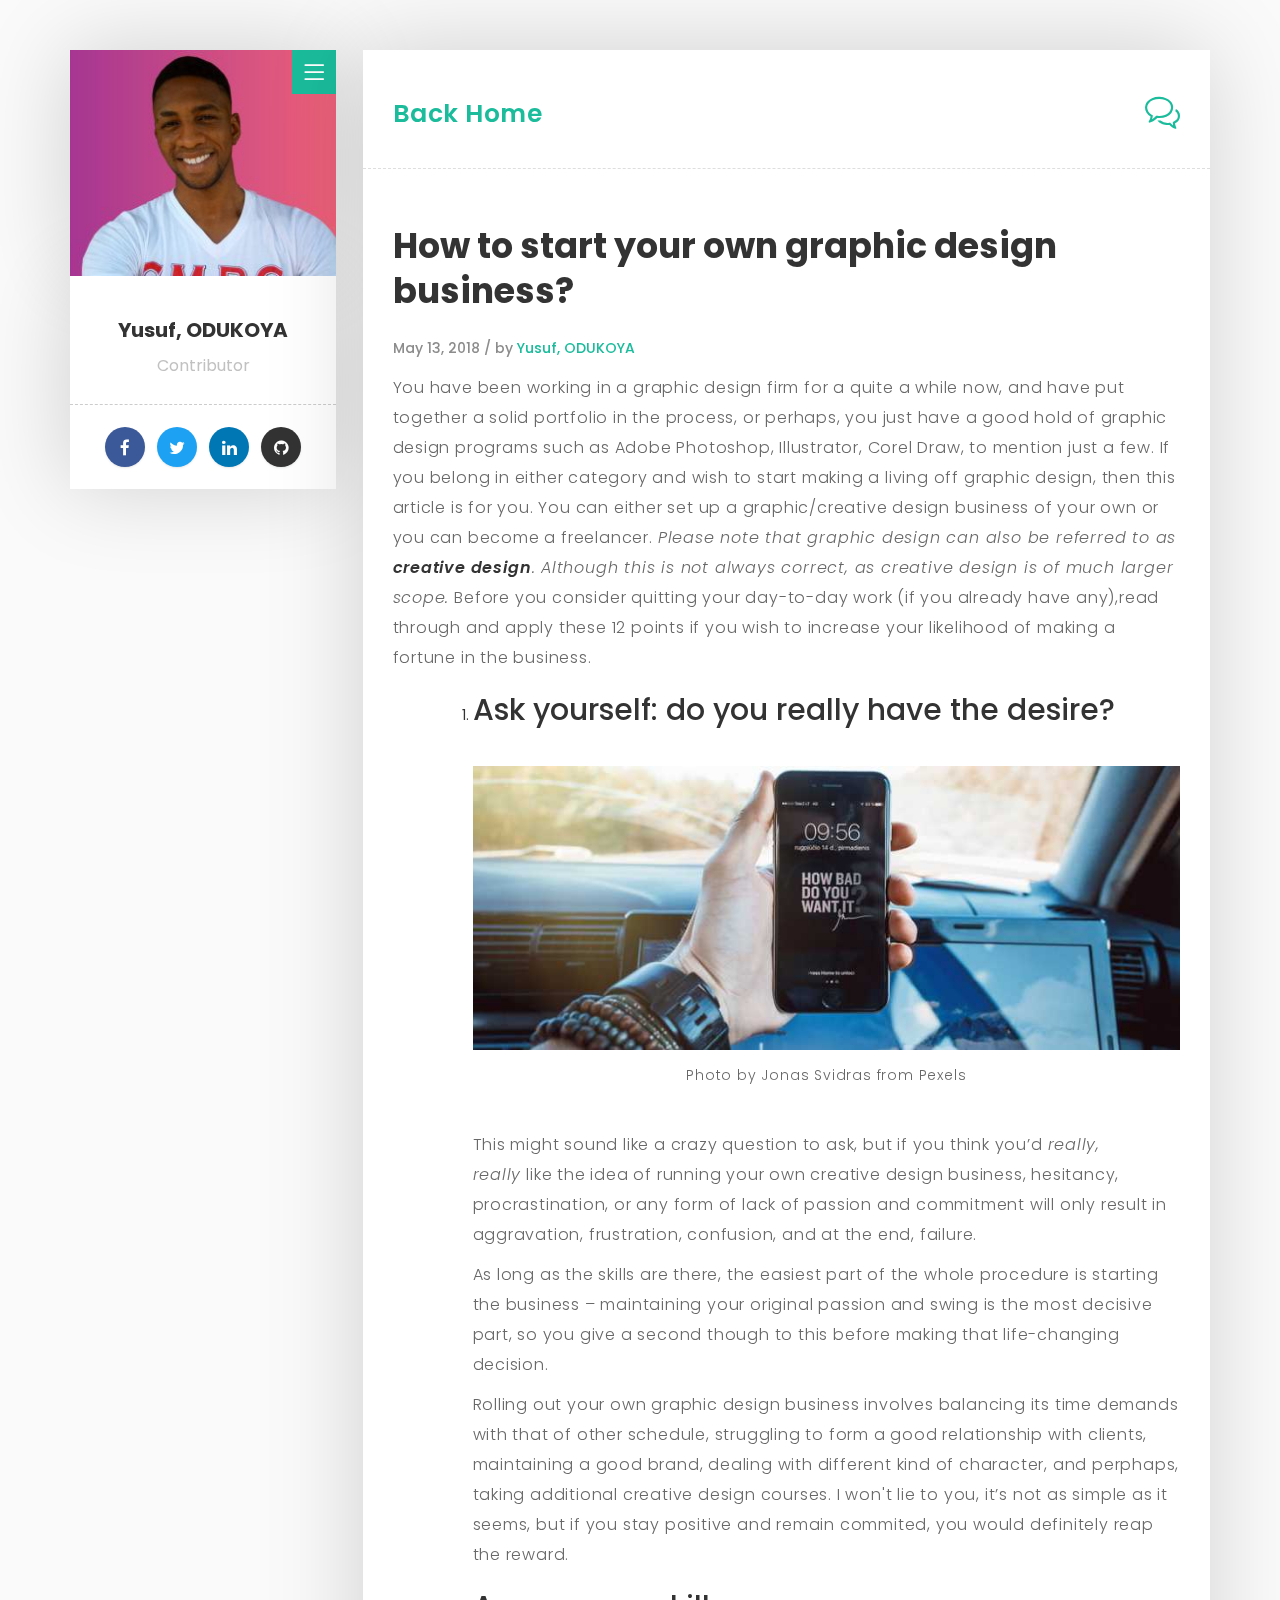
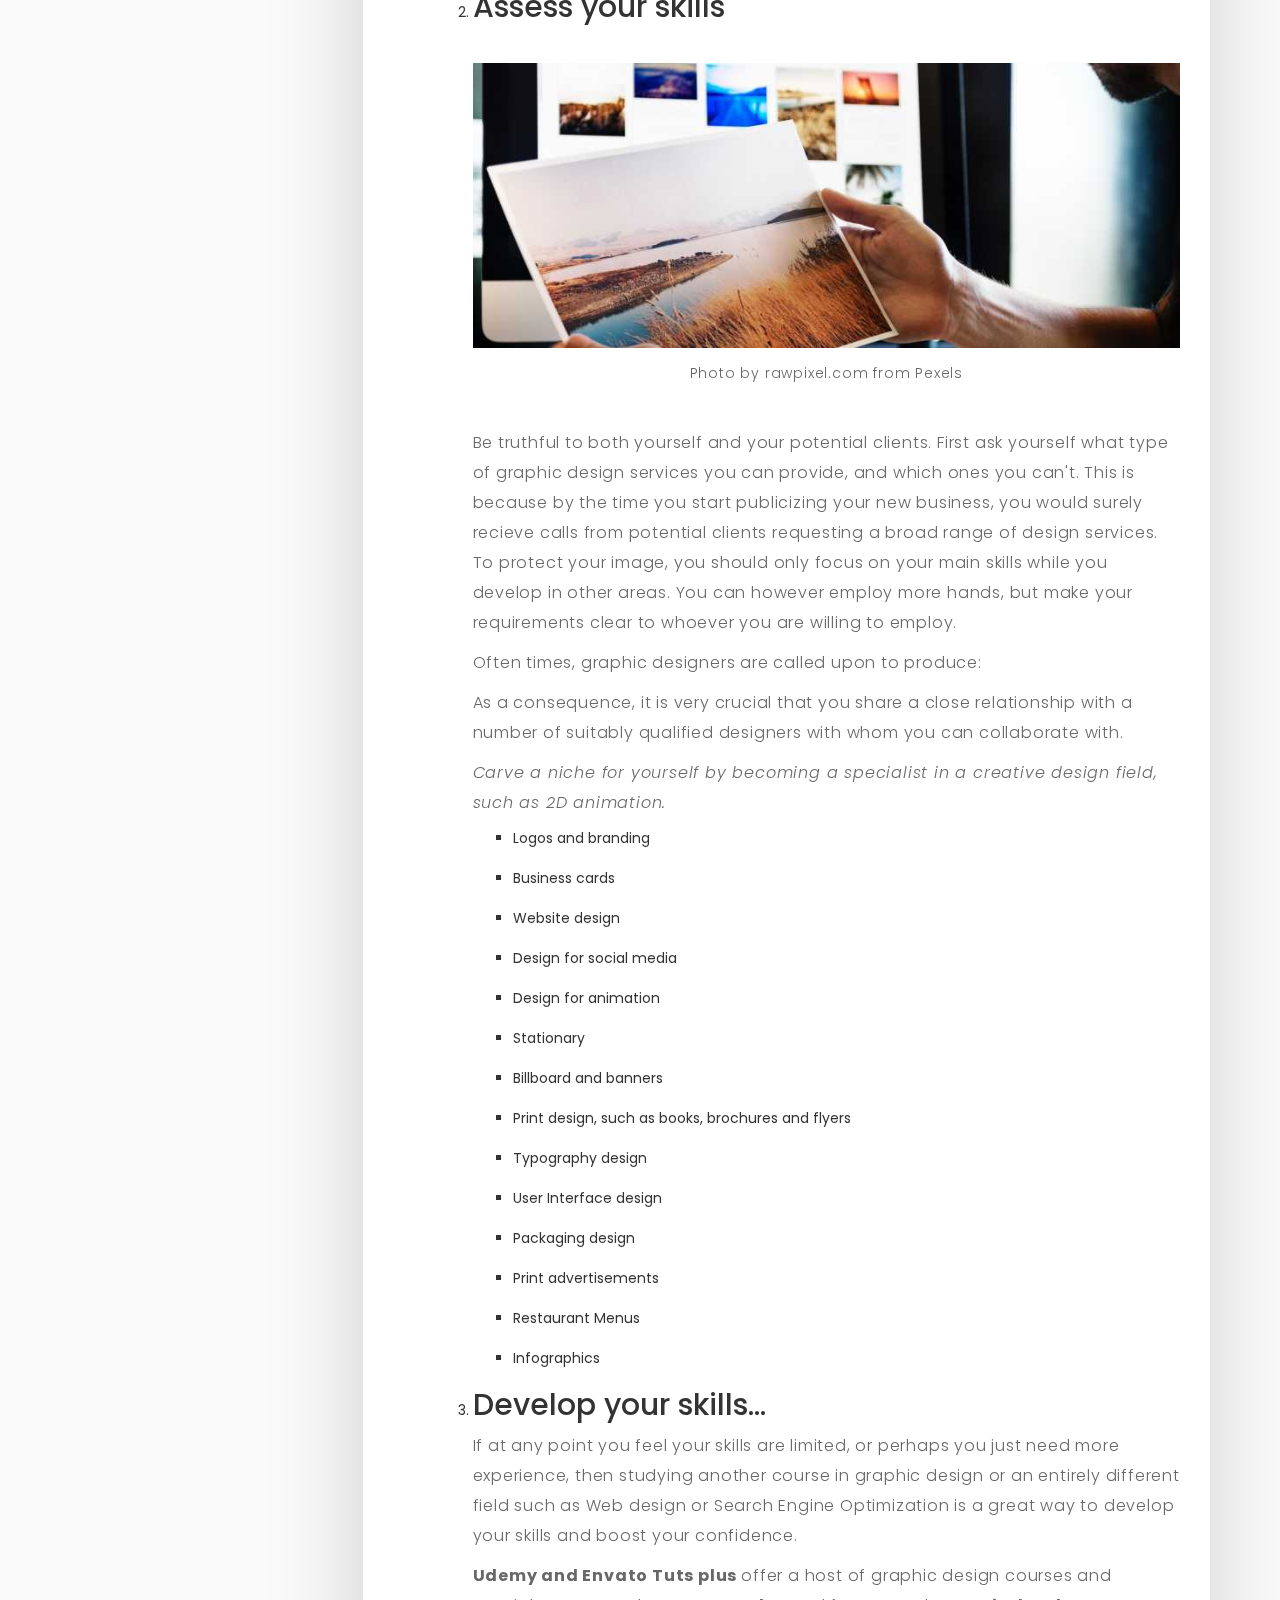
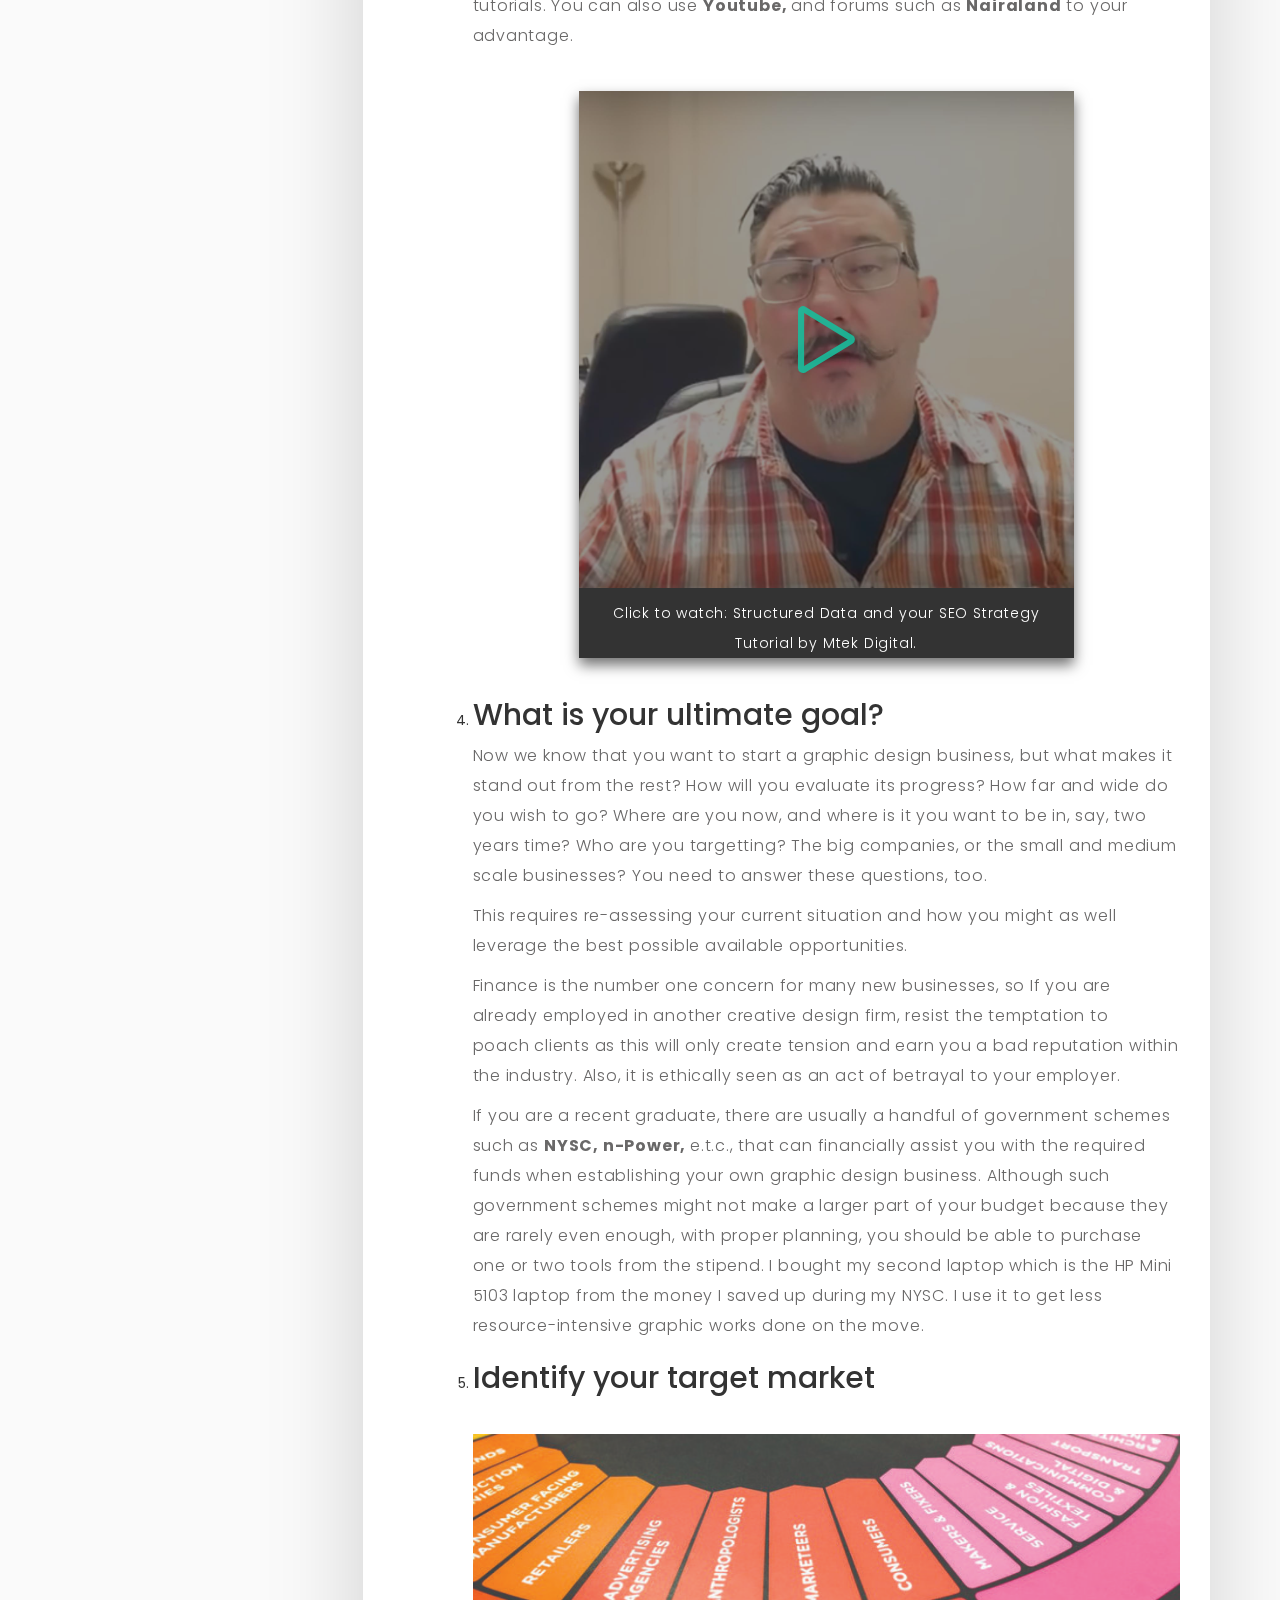
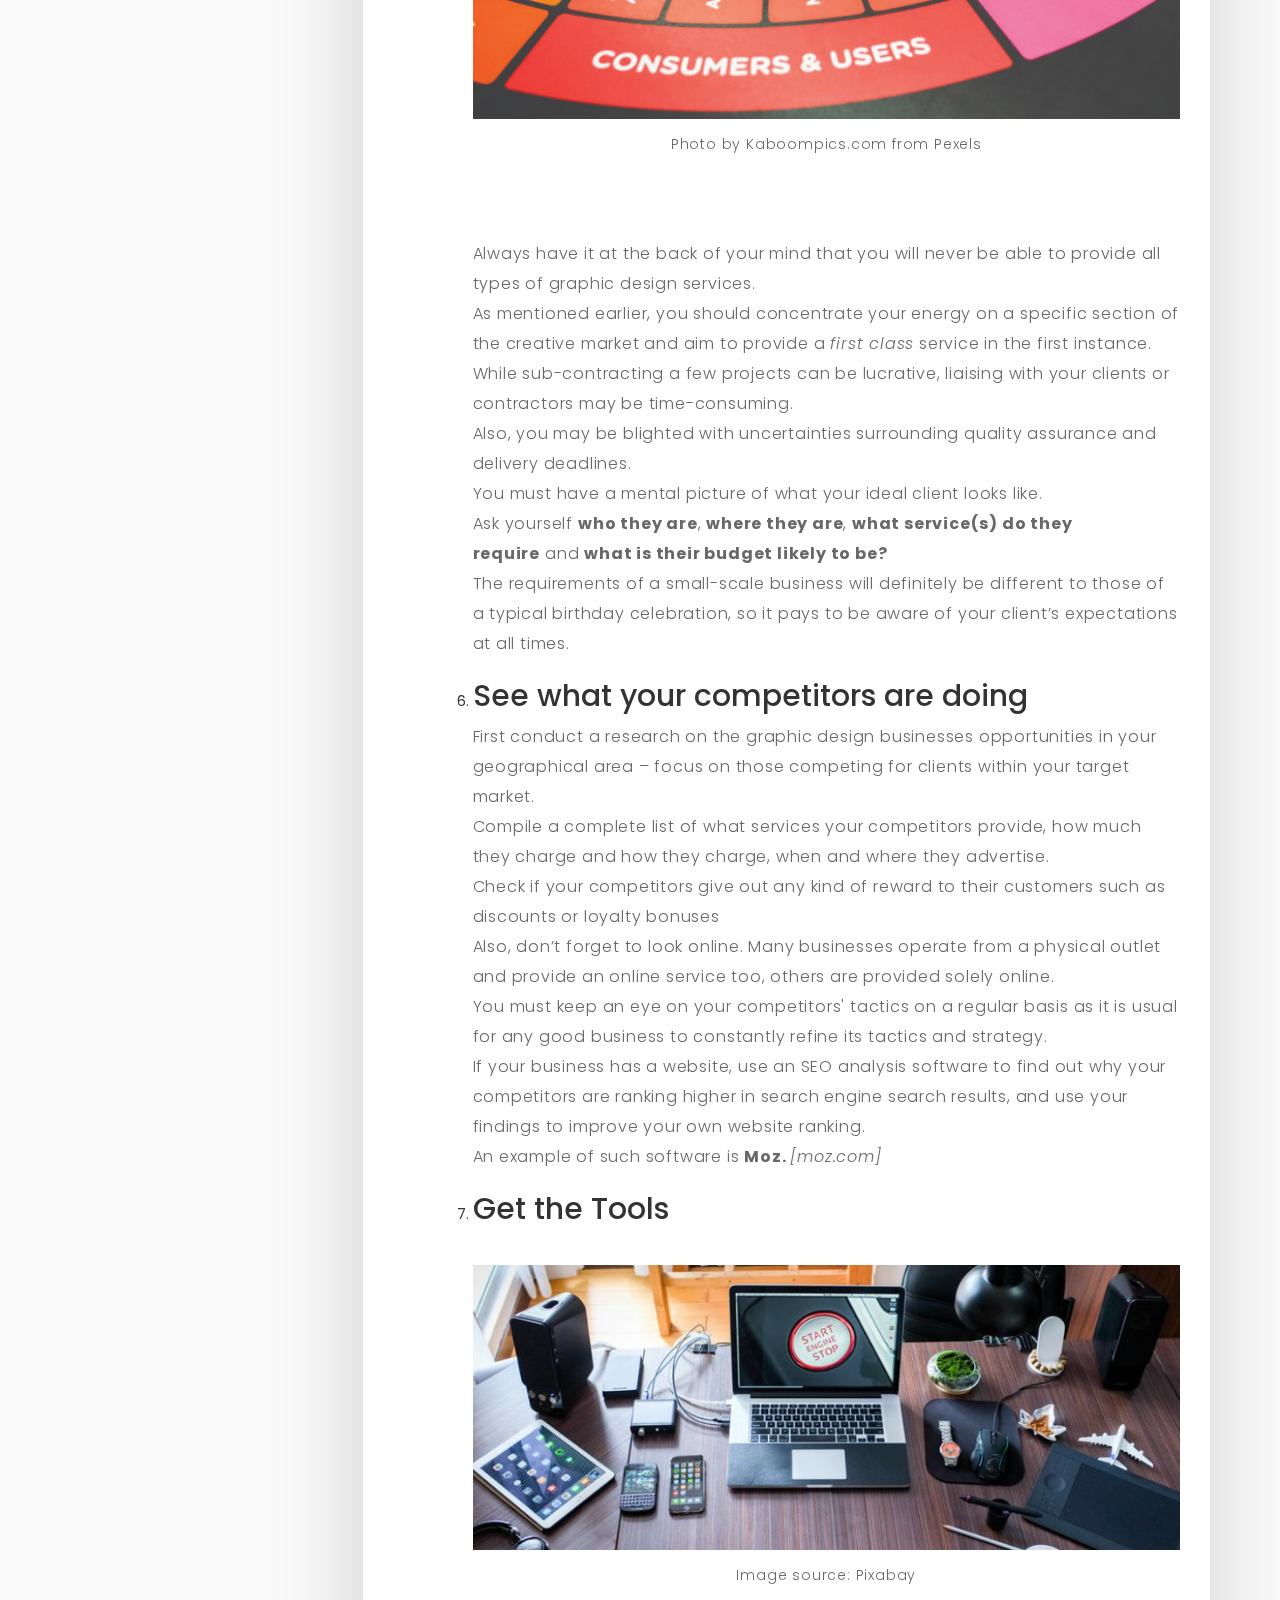
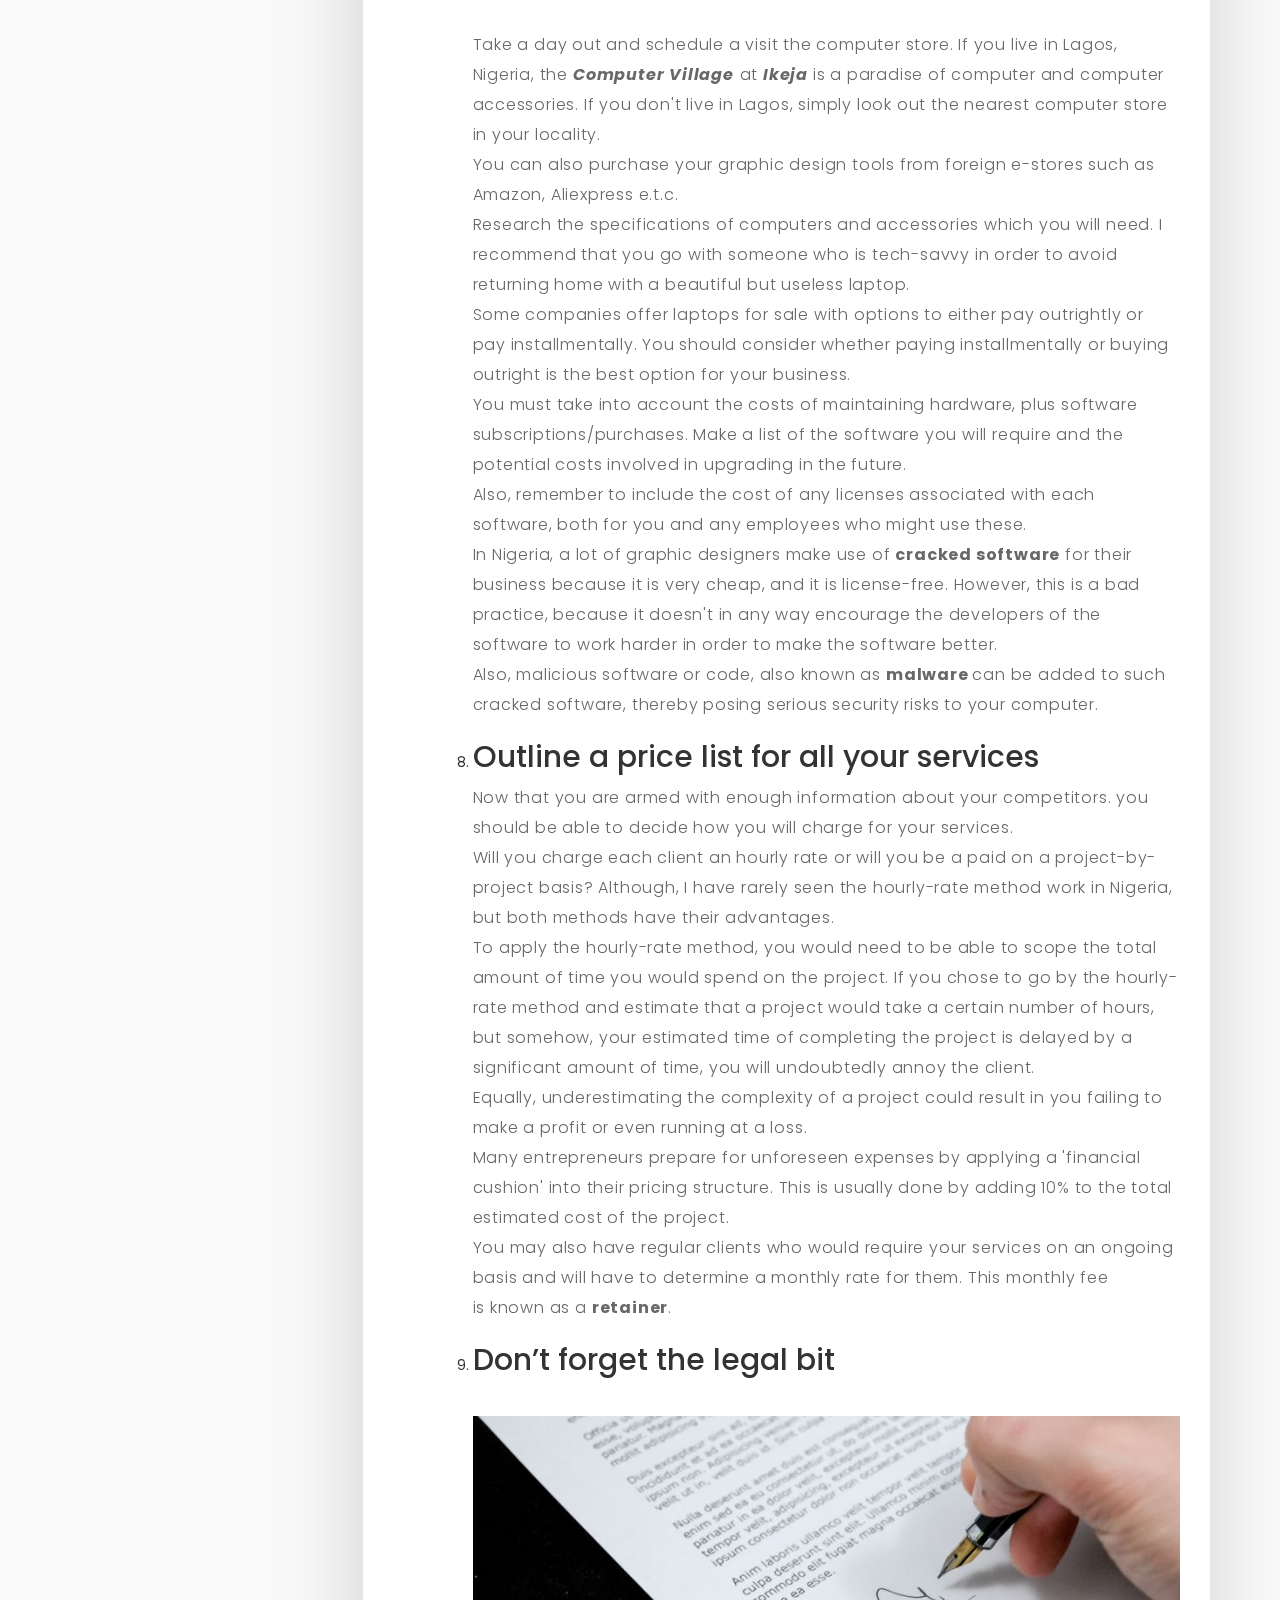
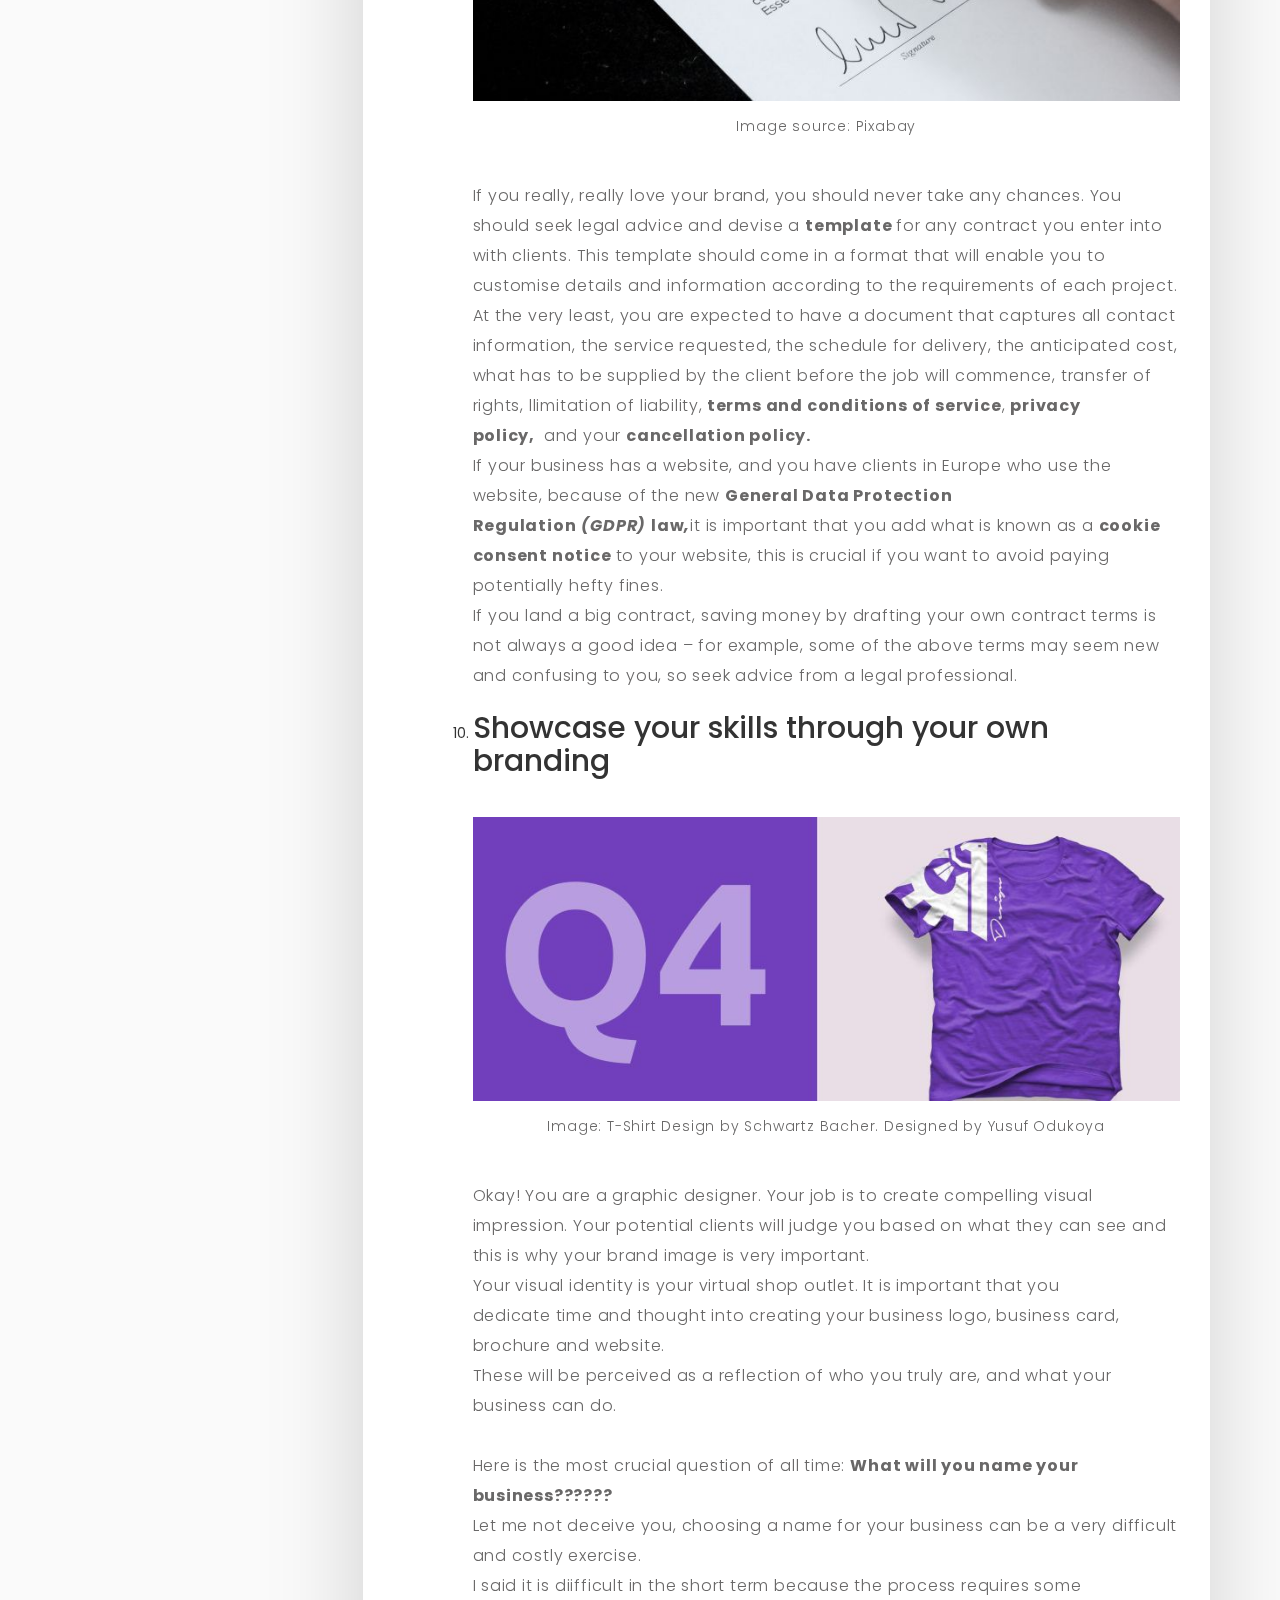
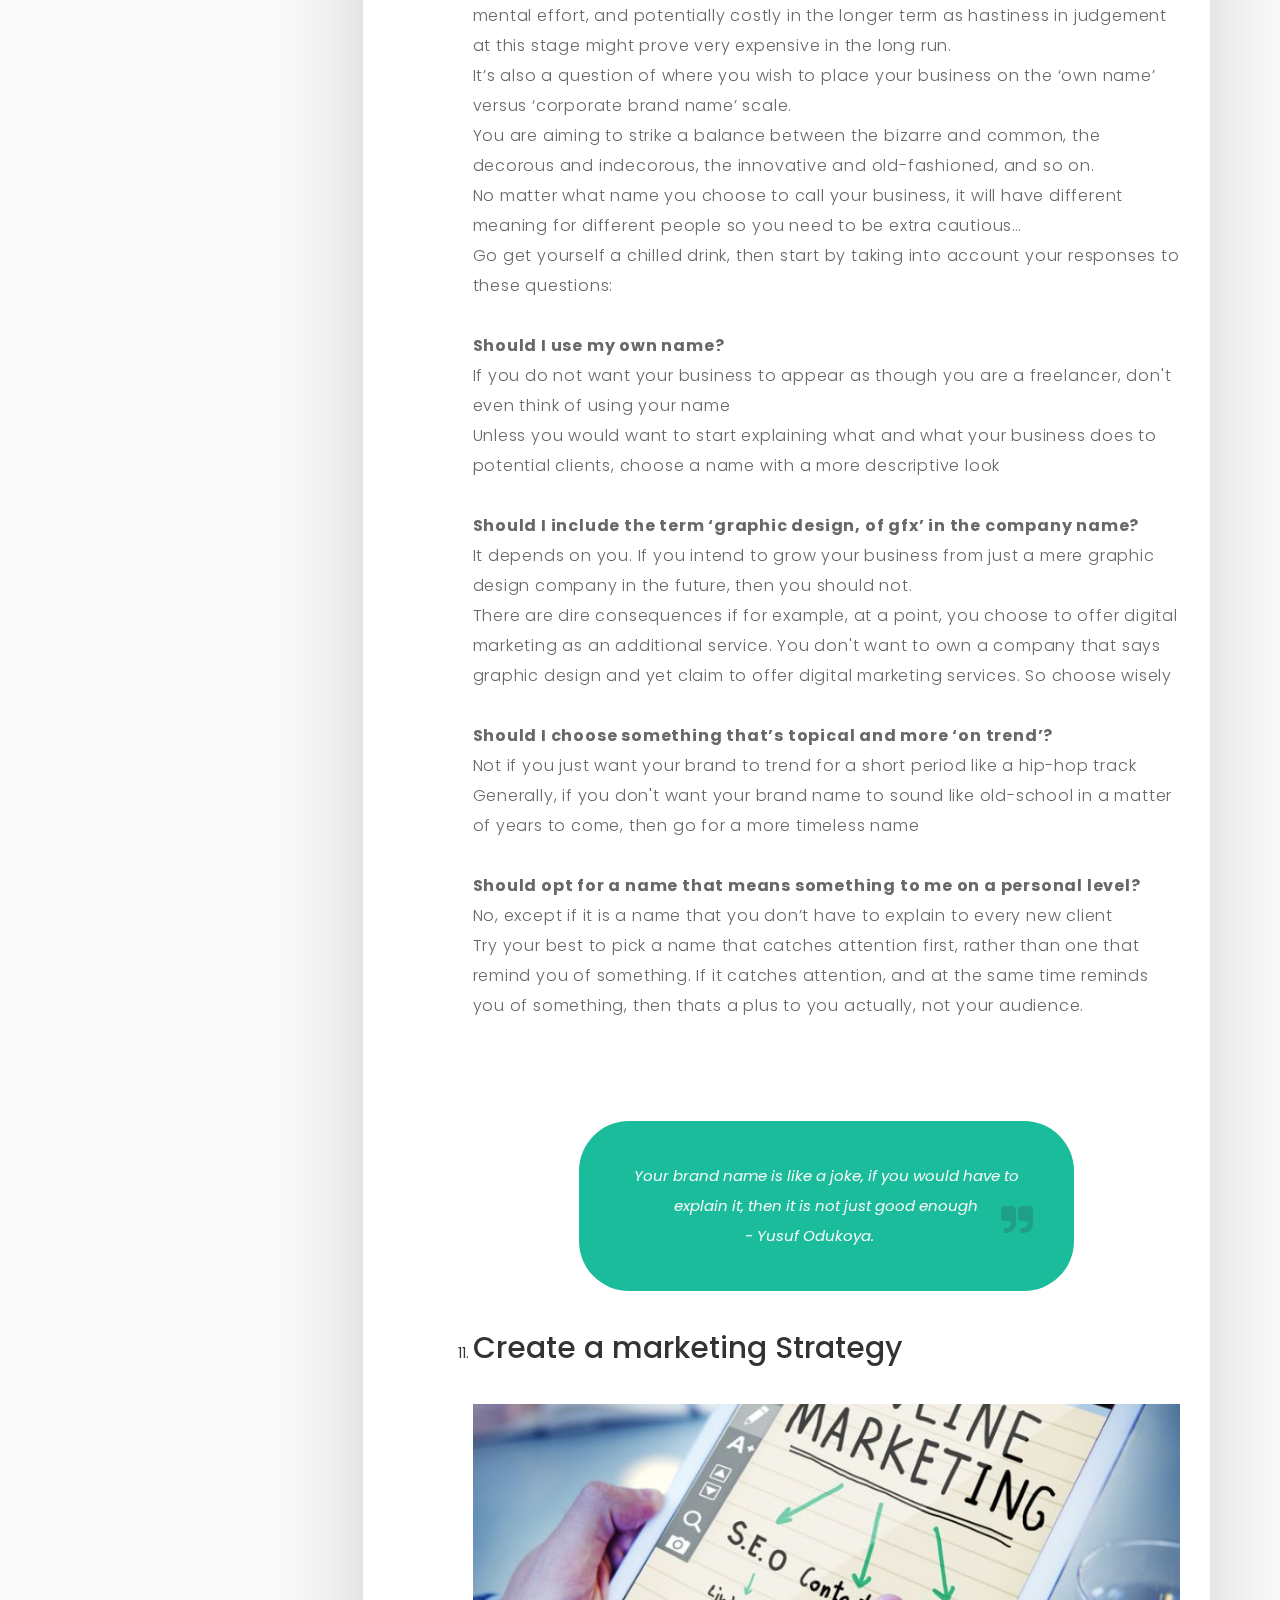
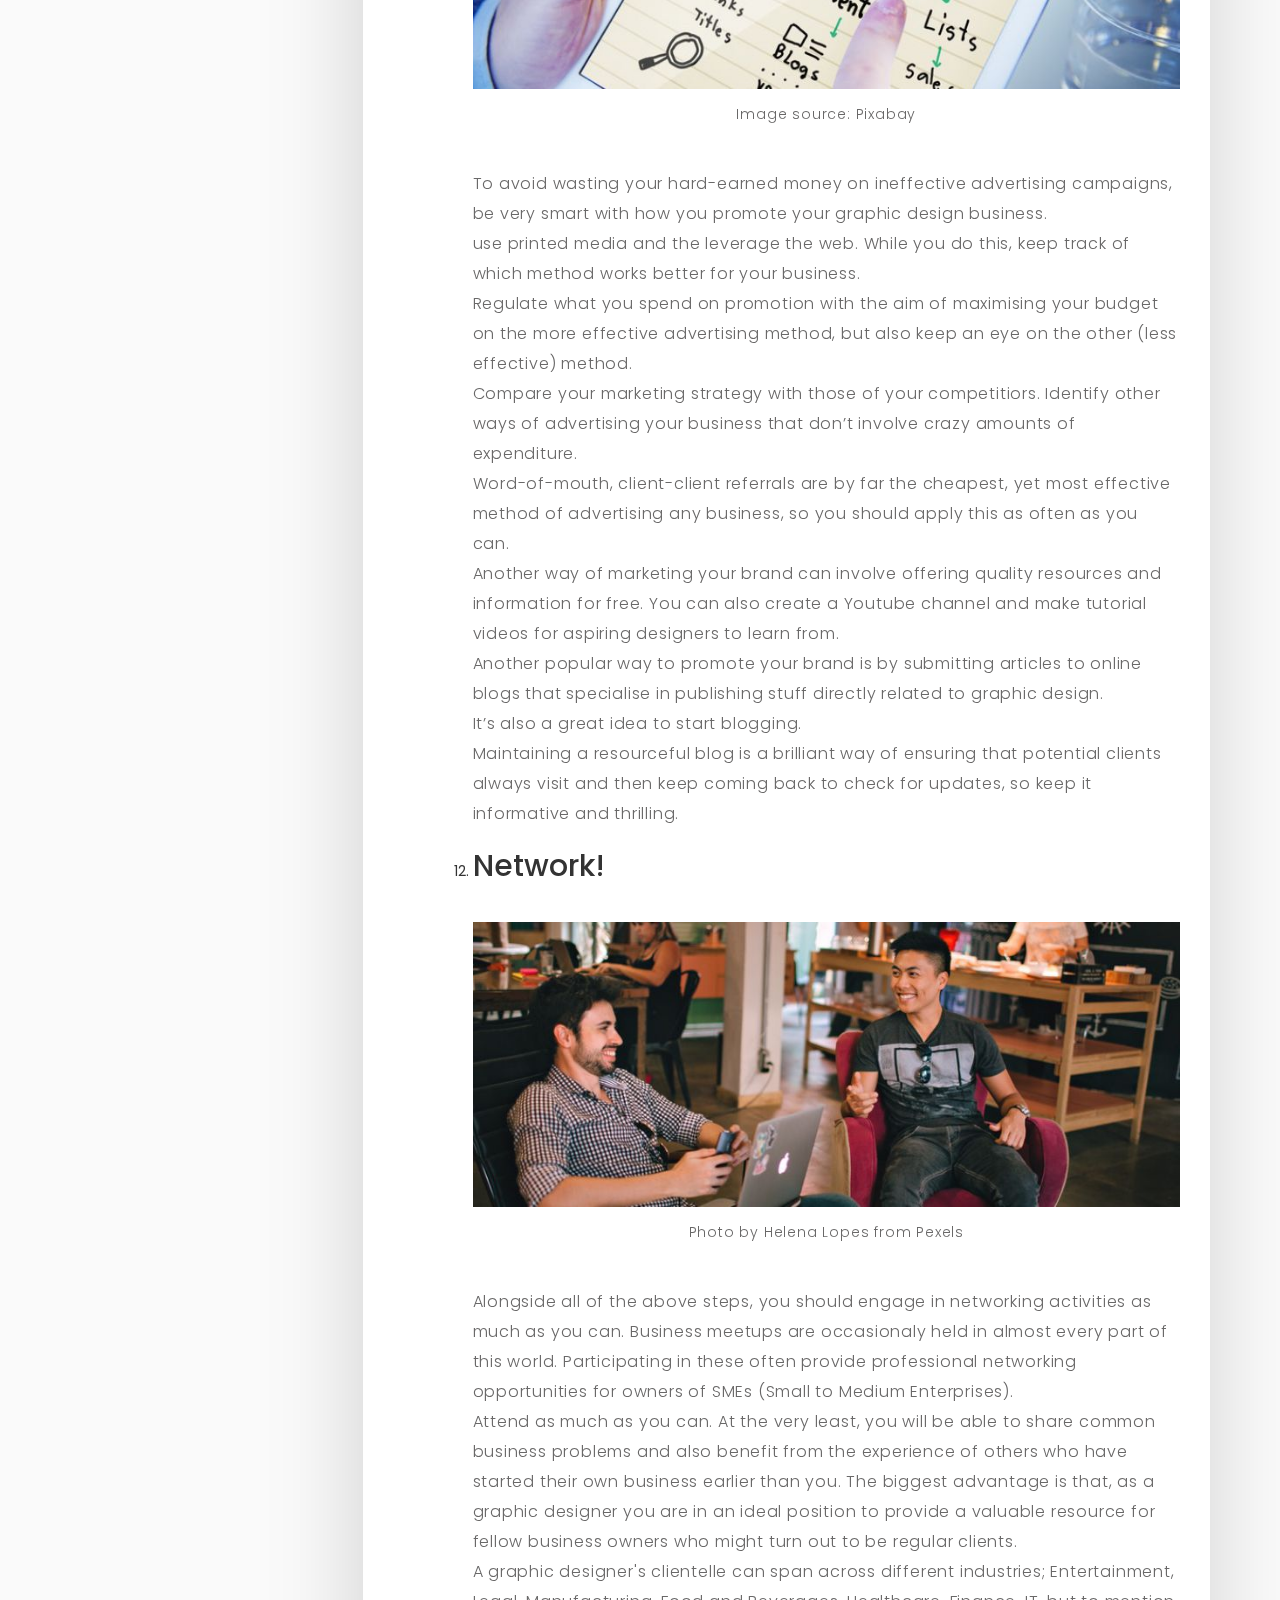
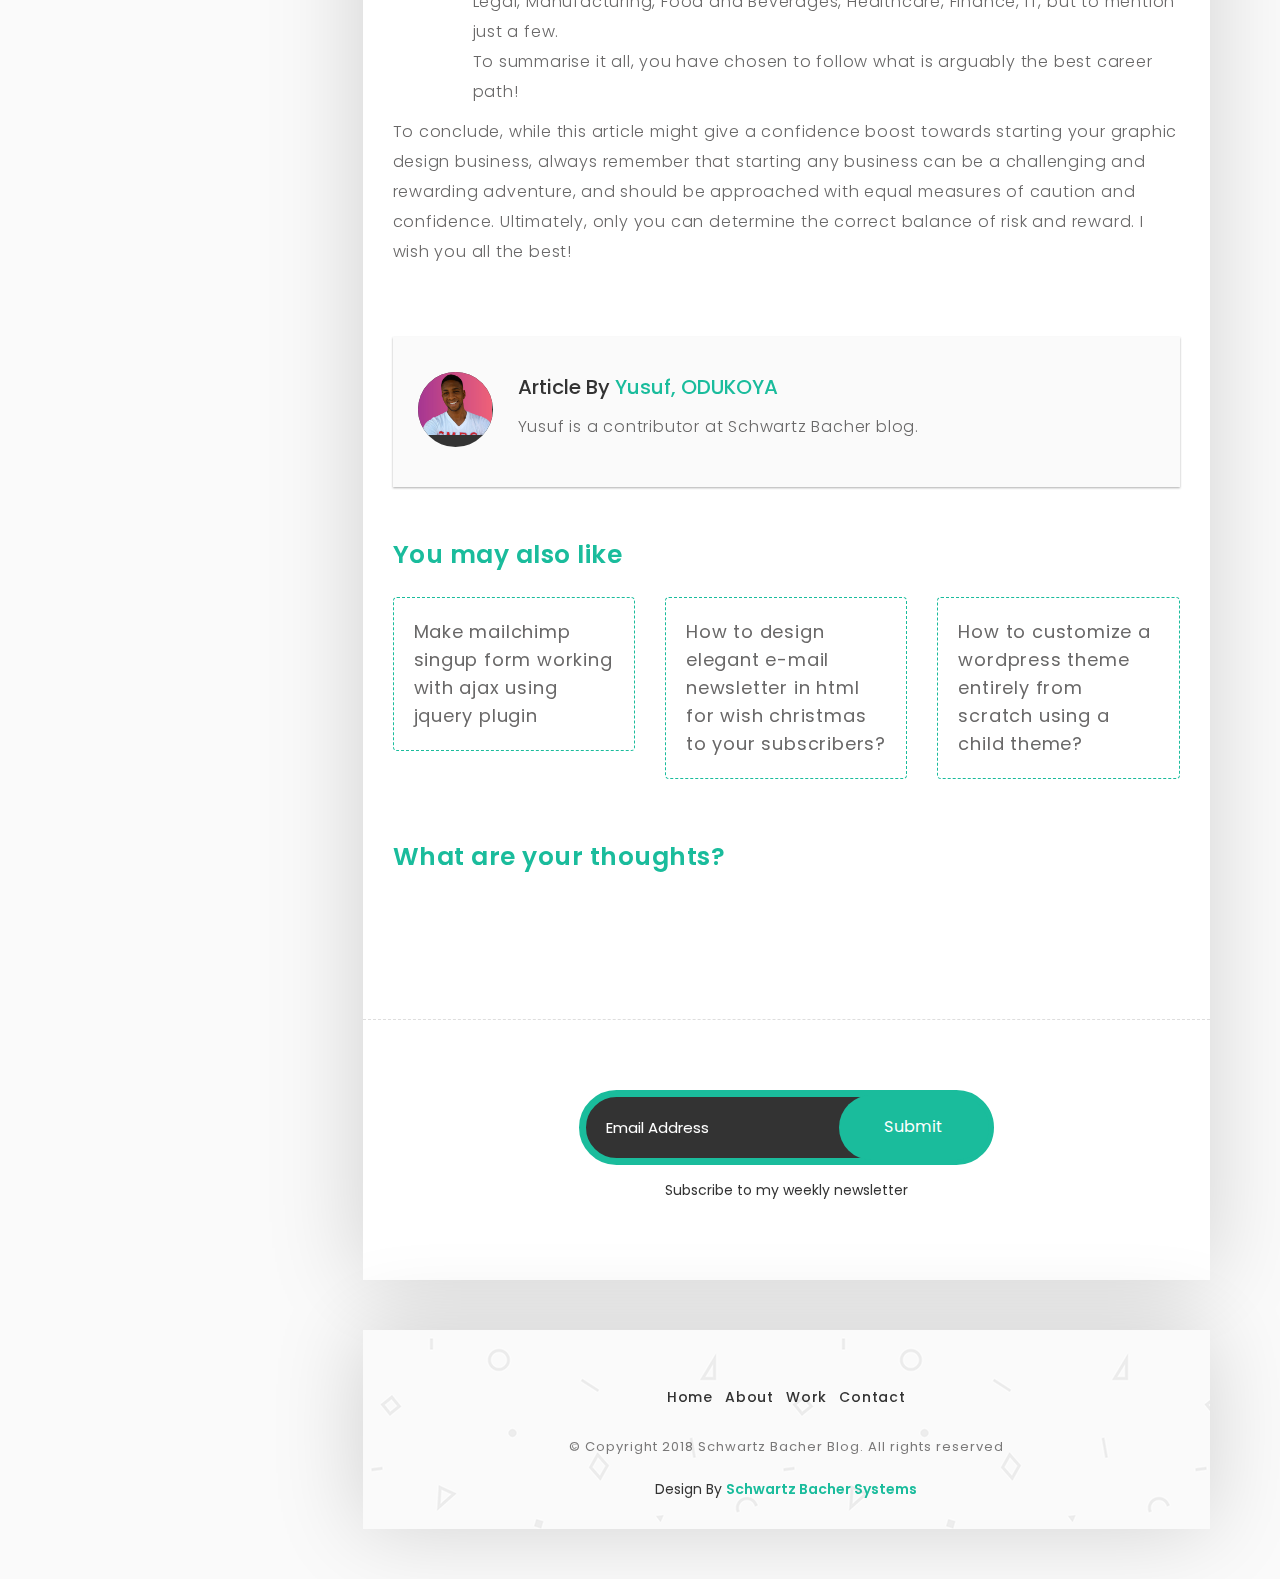
<file: How-to-start-your-own-graphic-design-business.html>
﻿<!DOCTYPE html>
<html lang="en">

  <head>
    
    <!-- Meta Tag -->
    <meta charset="UTF-8">
    <meta name="viewport" content="width=device-width, initial-scale=1.0">
    <meta http-equiv="X-UA-Compatible" content="IE=edge">
    <meta property="fb:app_id" content="1831003426951785" />

    <!-- Open Graph Meta Tags-->


<!-- Global site tag (gtag.js) - Google Analytics -->
<script async src="https://www.googletagmanager.com/gtag/js?id=UA-117987061-2"></script>
<script>
  window.dataLayer = window.dataLayer || [];
  function gtag(){dataLayer.push(arguments);}
  gtag('js', new Date());

  gtag('config', 'UA-117987061-2');
</script>

    
    <!-- SEO -->
    <meta name="description" content="How to start your own graphic design business? You’ve been working for a graphic design firm for a number of years and have built up a strong portfolio, or perhaps, you have a good hold of graphic design programs such as Adobe Photoshop, Corel Draw to mention just a few, and yet you don't monetize it. If you belong in either category and wish to start making a living off graphic design, then this article is for you.">
    <meta name="author" content="Yusuf ODUKOYA">
    <meta name="url" content="https://blog.schwartzbacher.com/How-to-start-your-own-graphic-design-business.html">
    <meta name="copyright" content="Schwartz Bacher">
    <meta name="robots" content="index,follow">

    <!-- OpenGraph Tags-->
    <meta property="og:title" content="How to start your own graphic design business">
    <meta property="og:site_name" content="Schwartz Bacher Blog">
    <meta property="og:url" content="http://blog.schwartzbacher.com/How-to-start-your-own-graphic-design-business.html">
    <meta property="og:description" content="How to start your own graphic design business? you have a good hold of graphic design programs such as Adobe Photoshop, Corel Draw and want to monetize it? This article is for you">
    <meta property="og:type" content="website">
    <meta property="fb:app_id" content="1831003426951785" />
    <title>How to start your own graphic design business - Schwartz Bacher Blog</title>
    
    <!-- Favicon -->
    <link rel="shortcut icon" href="images/favicon/favicon.ico">
    <link rel="apple-touch-icon" sizes="144x144" type="image/x-icon" href="images/favicon/apple-touch-icon.png">
    
    <!-- All CSS Plugins -->
    <link rel="stylesheet" type="text/css" href="css/plugin.css">
    
    <!-- Main CSS Stylesheet -->
    <link rel="stylesheet" type="text/css" href="css/style.css">
    
    <!-- Google Web Fonts  -->
    <link rel="stylesheet" href="https://fonts.googleapis.com/css?family=Poppins:400,300,500,600,700">
    
    <!-- Syntax Highlighter  -->
    <link rel="stylesheet" type="text/css" href="css/syntax/shCore.css">
    <link rel="stylesheet" type="text/css" href="css/syntax/shThemeDefault.css">
    
    
    <!-- HTML5 shiv and Respond.js support IE8 or Older for HTML5 elements and media queries -->
    <!--[if lt IE 9]>
	   <script src="https://oss.maxcdn.com/html5shiv/3.7.3/html5shiv.min.js"></script>
	   <script src="https://oss.maxcdn.com/respond/1.4.2/respond.min.js"></script>
    <![endif]-->
  <!-- Consent Assist script (https://app.consentassist.com) --> 
  <script src="https://app.consentassist.com/widget.js?token=ydbaKCAN1relXvsIS9ohoA" type="text/javascript"></script> <div id="consent_assist_container" ></div> 
  <!-- End of Consent Assist script -->

  </head>

 <body>
    <script>
        window.fbAsyncInit = function() {
          FB.init({
            appId      : '1831003426951785',
            xfbml      : true,
            version    : 'v3.0'
          });
          FB.AppEvents.logPageView();
        };
      
        (function(d, s, id){
           var js, fjs = d.getElementsByTagName(s)[0];
           if (d.getElementById(id)) {return;}
           js = d.createElement(s); js.id = id;
           js.src = "https://connect.facebook.net/en_US/sdk.js";
           fjs.parentNode.insertBefore(js, fjs);
         }(document, 'script', 'facebook-jssdk'));
      </script>

	
     
	 <!-- Preloader Start -->
     <div class="preloader">
	   <div class="rounder"></div>
      </div>
      <!-- Preloader End -->
      
      
    
    
    <div id="main">
        <div class="container">
            <div class="row">
            	
               
                 
                 <!-- About Me (Left Sidebar) Start -->
                 <div class="col-md-3">
                   <div class="about-fixed">
                    
                     <div class="my-pic">
                        <img src="images/pic/Yusuf-Odukoya.jpg" alt="">
                        <a href="javascript:void(0)" class="collapsed" data-target="#menu" data-toggle="collapse"><i class="icon-menu menu"></i></a>
                         <div id="menu" class="collapse">
                           <ul class="menu-link">
                               <li><a href="about.html">About</a></li>
                               <li><a href="portfolio.html">Work</a></li>
                               <li><a href="contact.html">Contact</a></li>
                            </ul>
                         </div>
                        </div>
                      
                      
                      
                      <div class="my-detail">
                    	
                        <div class="white-spacing">
                            <h1>Yusuf, ODUKOYA</h1>
                            <span>Contributor</span>
                        </div> 
                       
                        <ul class="social-icon">
                          <li><a href="https://facebook.com/thaikuun" target="_blank" class="facebook"><i class="fa fa-facebook"></i></a></li>
                          <li><a href="https://twitter.com/thaikuun" target="_blank" class="twitter"><i class="fa fa-twitter"></i></a></li>
                          <li><a href="https://linkedin.com/in/thaikuun" target="_blank" class="linkedin"><i class="fa fa-linkedin"></i></a></li>
                          <li><a href="https://github.com/schwartzbacher" target="_blank" class="github"><i class="fa fa-github"></i></a></li>
                         </ul>

                    </div>
                  </div>
                </div>
                <!-- About Me (Left Sidebar) End -->
                
                
                
                
                 
                 <!-- Blog Post (Right Sidebar) Start -->
                 <div class="col-md-9">
                    <div class="col-md-12 page-body">
                    	<div class="row">
                    		
                            
                            <div class="sub-title">
                           		<a href="index.html" title="Go to Home Page"><h2>Back Home</h2></a>
                                <a href="#comment" class="smoth-scroll"><i class="icon-bubbles"></i></a>
                             </div>
                            
                            
                            <div class="col-md-12 content-page">
                              <div class="col-md-12 blog-post">
                            	
                                
                                <!-- Post Headline Start -->
                                <div class="post-title">
                                    <h1>How to start your own graphic design business?</h1> 
                                   </div>
                                   <!-- Post Headline End -->
                                    
                                    
                                <!-- Post Detail Start -->
                                <div class="post-info">
                                    <span>May 13, 2018 / by <a href="#" target="_blank">Yusuf, ODUKOYA</a></span>
                                   </div>
                                   <!-- Post Detail End -->
                                    
                                    
                                    <p>You have been working in a graphic design firm for a quite a while now, and have put together a solid portfolio in the process, or perhaps, you just have a good hold of graphic design programs such as Adobe Photoshop, Illustrator, Corel Draw, to mention just a few.   
                                        If you belong in either category and wish to start making a living off graphic design, then this article is for you. You can either set up a graphic/creative design business of your own or you can become a freelancer. <em>Please note that graphic design can also be referred to as <b>creative design</b>. Although this is not always correct, as creative design is of much larger scope.</em>
                                        
                                        Before you consider quitting your day-to-day work (if you already have any),read through and apply these 12 points if you wish to increase your likelihood of making a fortune in the business.</p>
                                        <ol>
                                            <li style="list-style-type: none;">
                                            <ol>
                                            <li>
                                            <h2>Ask yourself: do you really have the desire?<br /> 
                                              <!-- Post Image Start -->
                                              <div class="post-image margin-top-40 margin-bottom-40">
                                                 <img src="images/blog/Are-You-Motivated.jpeg" alt="Are you motivated? Photo by Jonas  Svidras from Pexels">
                                                 <p>Photo by Jonas  Svidras from Pexels</p>                                      
                                                </div>
                                                <!-- Post Image End --></h2>
                                            <p>This might sound like a crazy question to ask, but if you think you&rsquo;d&nbsp;<em>really, really</em>&nbsp;like the idea of running your own creative design business, hesitancy, procrastination, or any form of lack of passion and commitment will only result in aggravation, frustration, confusion, and at the end, failure.</p>
                                            <p>As long as the skills are there, the easiest part of the whole procedure is starting the business &ndash; maintaining your original passion and swing is the most decisive part, so you give a second though to this before making that life-changing decision.</p>
                                            <p>Rolling out your own graphic design business involves balancing its time demands with that of other schedule, struggling to form a good relationship with clients, maintaining a good brand, dealing with different kind of character, and perphaps, taking additional creative design courses. I won't lie to you, it&rsquo;s not as simple as it seems, but if you stay positive and remain commited, you would definitely reap the reward.</p>
                                            </li>
                                            <li>
                                            <h2>Assess your skills</h2>
                                             <!-- Post Image Start -->
                                <div class="post-image margin-top-40 margin-bottom-40">
                                    <img src="images/blog/what-can-you-do.jpg" alt="What can you do - Photo by rawpixel.com from Pexels">
                                    <p>Photo by rawpixel.com from Pexels</p>                                      
                                   </div>
                                   <!-- Post Image End -->
                                            <p>Be truthful to both yourself and your potential clients. First ask yourself what type of graphic design services you can provide, and which ones you can't. This is because by the time you start publicizing your new business, you would surely recieve calls from potential clients requesting a broad range of design services. To protect your image, you should only focus on your main skills while you develop in other areas. You can however employ more hands, but make your requirements clear to whoever you are willing to employ.</p>
                                            <p>Often times, graphic designers are called upon to produce:</p>
                                            <p>As a consequence, it is very crucial that you share a close relationship with a number of suitably qualified designers with whom you can collaborate with.</p>
                                            <p><em>Carve a niche for yourself by becoming a specialist in a creative design field, such as 2D animation.</em></p>
                                            <ul>
                                            <li>Logos and branding<br />&nbsp;</li>
                                            <li>Business cards<br />&nbsp;</li>
                                            <li>Website design<br />&nbsp;</li>
                                            <li>Design for social media<br />&nbsp;</li>
                                            <li>Design for animation<br />&nbsp;</li>
                                            <li>Stationary<br />&nbsp;</li>
                                            <li>Billboard and banners<br />&nbsp;</li>
                                            <li>Print design, such as books, brochures and flyers<br />&nbsp;</li>
                                            <li>Typography design<br />&nbsp;</li>
                                            <li>User Interface design&nbsp;<br />&nbsp;</li>
                                            <li>Packaging design<br />&nbsp;</li>
                                            <li>Print advertisements<br />&nbsp;</li>
                                            <li>Restaurant Menus<br />&nbsp;</li>
                                            <li>Infographics</li>
                                            </ul>
                                            </li>
                                            <li>
                                            <h2>Develop your skills&hellip;</h2>
                                            <p>If at any point you feel your skills are limited, or perhaps you just need more experience, then studying another course in graphic design or an entirely different field such as Web design or Search Engine Optimization is a great way to develop your skills and boost your confidence.</p>
                                            <p><strong>Udemy and Envato Tuts plus&nbsp;</strong>offer a host of graphic design courses and tutorials. You can also use&nbsp;<strong>Youtube,&nbsp;</strong>and forums such as&nbsp;<strong>Nairaland</strong>&nbsp;to your advantage.<br />
                                             <!-- Post Video Tutorial Start -->
                                 <div class="video-box margin-top-40 margin-bottom-40">
                                    <div class="video-tutorial">
                                     <a class="video-popup" href="https://www.youtube.com/watch?v=RzYMtrgDkFk" title="Video Tutorial">
                                     <img src="images/blog/video-preview.jpg" alt="Structured Data and your SEO Strategy Tutorial by Mtek Digital. Source: Youtube">
                                     </a>                           
                                    </div>
                                   <p>Click to watch: Structured Data and your SEO Strategy Tutorial by Mtek Digital.</p>
                                  </div>
                                  <!-- Post Video Tutorial End --></p>
                                            </li>
                                            <li>
                                            <h2>What is your ultimate goal?</h2>
                                            <p>Now we know that you want to start a graphic design business, but what makes it stand out from the rest? How will you evaluate its progress? How far and wide do you wish to go? Where are you now, and where is it you want to be in, say, two years time? Who are you targetting? The big companies,&nbsp;or the small and medium scale businesses? You need to answer these questions, too.</p>
                                            <p>This requires re-assessing&nbsp;your current situation and how you might as well leverage the best possible available opportunities.&nbsp;</p>
                                            <p>Finance is the number one&nbsp;concern for many new businesses, so&nbsp;If you are already employed in another creative design firm, resist the temptation to poach&nbsp;clients as this will only create tension and earn you a bad reputation within the industry. Also, it is ethically seen as an act of betrayal to your employer.</p>
                                            <p>If you are a recent graduate, there are usually a handful of government schemes such as&nbsp;<strong>NYSC, n-Power,&nbsp;</strong>e.t.c., that can financially assist you&nbsp;with the required funds when establishing your own graphic design business. Although&nbsp;such government schemes might not make a larger part of your budget because they are rarely even enough, with proper planning, you should be able to purchase one or two tools from the stipend. I bought my second laptop which is the HP Mini 5103 laptop from the money I saved up&nbsp;during my NYSC. I use it to get less resource-intensive graphic works done on the move.&nbsp;</p>
                                            </li>
                                            <li>
                                            <h2>Identify your target market</h2>
                                            <p> <!-- Post Image Start -->
                                              <div class="post-image margin-top-40 margin-bottom-40">
                                                 <img src="images/blog/target-market.jpg" alt="target market - Photo by Kaboompics.com from Pexels">
                                                 <p>Photo by Kaboompics.com from Pexels</p>                                      
                                                </div>
                                                <!-- Post Image End --><br /><br />
                                            <p>Always have it at the back of your mind that you will never be able to provide all types of graphic design services.<br />As mentioned earlier, you should&nbsp;concentrate your energy on a specific section of the creative market and aim to provide a&nbsp;<em>first class</em>&nbsp;service in the first instance.<br />While sub-contracting a few projects can be lucrative, liaising with your clients or contractors may be time-consuming.<br />Also, you may be blighted with uncertainties&nbsp;surrounding quality assurance and delivery deadlines.<br />You must have a mental picture of&nbsp;what your ideal client looks like.<br />Ask yourself&nbsp;<strong>who they are</strong>,&nbsp;<strong>where they are</strong>,&nbsp;<strong>what service(s)&nbsp;do they require</strong>&nbsp;and&nbsp;<strong>what is their budget likely to be?</strong><br />The&nbsp;requirements of a small-scale&nbsp;business will definitely be different to those of a typical birthday celebration, so it pays to be aware of your client&rsquo;s expectations at all times.</p>
                                            </li>
                                            <li>
                                            <h2>See what your competitors are doing</h2>
                                            <p>First conduct a research on the graphic design businesses opportunities in your geographical area &ndash; focus on those competing for clients within your target market.<br />Compile a complete list of&nbsp;what services your competitors provide, how much they charge and how they charge, when and where they advertise.<br />Check if your competitors give out any kind of reward to their customers such as discounts or loyalty bonuses&nbsp;<br />Also, don&rsquo;t forget to look online. Many businesses operate from a physical outlet and provide an online service too, others are provided solely online.<br />You must keep an eye on your competitors' tactics on a regular basis as it is usual for any good business to constantly refine its tactics and strategy.<br />If your business has a website, use an SEO analysis software to find out why your competitors are ranking higher in search engine search results, and use your findings to improve your own website ranking.<br />An example of such software is&nbsp;<strong>Moz.&nbsp;</strong><em>[moz.com]</em></p>
                                            </li>
                                            <li>
                                                <h2>Get the Tools</h2>
                                                <!-- Post Image Start -->
                                                  <div class="post-image margin-top-40 margin-bottom-40">
                                                     <img src="images/blog/graphic-design-tools.jpeg" alt="graphic design tools - Image from Pixabay.com">
                                                     <p>Image source: Pixabay</p>                                      
                                                    </div>
                                                    <!-- Post Image End -->
                                                <p> Take a day out and schedule a&nbsp;visit the computer store. If you live in Lagos, Nigeria, the&nbsp;<em><strong>Computer Village</strong>&nbsp;</em>at&nbsp;<strong><em>Ikeja</em></strong>&nbsp;is a paradise of computer and computer accessories. If you don't live in Lagos, simply look out&nbsp;the nearest computer store in your locality.<br />You can also purchase your graphic design tools from foreign e-stores such as Amazon, Aliexpress e.t.c.&nbsp;<br />Research the specifications of computers and accessories which you will need. I recommend that you go with someone who is tech-savvy in order to avoid returning home with a beautiful&nbsp;but useless laptop.&nbsp;<br />Some companies offer laptops for sale with options to either pay outrightly&nbsp;or pay&nbsp;installmentally. You should consider whether paying installmentally or buying outright is the best option for your business.<br />You must take into account the costs of maintaining hardware, plus software subscriptions/purchases. Make a list of the software you will require and the potential costs involved in upgrading in the future.<br />Also, remember to include the cost of any licenses associated with each software, both for you and any employees who might use these.<br />In Nigeria, a lot of&nbsp;graphic designers make use of&nbsp;<strong>cracked software</strong>&nbsp;for their business because it is very cheap, and it is license-free. However, this is a bad practice, because it doesn't in any way encourage the developers of the software to work harder in order to make the software better.<br />Also, malicious software or code, also known as&nbsp;<strong>malware&nbsp;</strong>can be added to such cracked software, thereby posing serious security risks to your computer.&nbsp;</p>
                                                </li>
                                            <li>
                                            <h2>Outline a price list for all your services</h2>
                                            <p>Now that you are armed with enough information about your competitors. you should be able to decide how you will charge for your services.<br />Will you charge each client an hourly rate or will you be a paid on a project-by-project basis? Although, I have rarely seen the hourly-rate method work in Nigeria, but&nbsp;both methods have their advantages.<br />To apply the hourly-rate method,&nbsp;you would need to be able to scope the total amount of time you would spend on the project. If you chose to go by the hourly-rate method&nbsp;and estimate that a project would&nbsp;take a certain number of hours, but somehow, your estimated time of completing the&nbsp;project is delayed by a significant amount of time, you will undoubtedly annoy the client.<br />Equally, underestimating the complexity of a project could result in you failing to make a profit or even running at a loss.<br />Many entrepreneurs prepare for unforeseen expenses by applying a 'financial cushion' into their pricing structure. This is usually done by adding&nbsp;10% to the total estimated cost of the project.<br />You may also have regular clients who would require your services on an ongoing basis and will have to determine a monthly rate for them. This monthly fee is&nbsp;known as a&nbsp;<strong>retainer</strong>.&nbsp;</p>
                                            </li>
                                            <li>
                                            <h2>Don&rsquo;t forget the legal bit&nbsp;</h2>
                                            <!-- Post Image Start -->
                                              <div class="post-image margin-top-40 margin-bottom-40">
                                                 <img src="images/blog/legal.jpg" alt="legal - Image from Pixabay.com">
                                                 <p>Image source: Pixabay</p>                                      
                                                </div>
                                                <!-- Post Image End -->
                                            <p> If you really, really love your brand, you should never take any chances. You should seek legal advice and devise a&nbsp;<strong>template&nbsp;</strong>for any contract you enter into with clients. This template should come in a format that will enable you to customise details and information according to the requirements of each project.<br />At the very least, you are expected to have a document that captures all contact information,&nbsp;the service requested, the schedule for delivery, the anticipated cost, what has to be supplied by the client before the job will commence, transfer of rights, llimitation of liability,<strong>&nbsp;terms and conditions of service</strong>,&nbsp;<strong>privacy policy,&nbsp;</strong>&nbsp;and your&nbsp;<strong>cancellation policy.&nbsp;</strong><br />If your business has a website, and you have clients in Europe who use&nbsp;the website, because of the new&nbsp;<strong>General Data Protection Regulation</strong>&nbsp;<em><strong>(GDPR)&nbsp;</strong></em><strong>law</strong><em><strong>,</strong></em>it is important that you add what is known as a&nbsp;<strong>cookie consent notice&nbsp;</strong>to your website, this is crucial if you want to avoid paying potentially hefty fines. <br />If you land a big contract, saving money by drafting your own contract terms&nbsp;is not always a good idea &ndash; for example, some of the above terms may seem new and confusing to you, so&nbsp;seek advice from a legal professional.</p>
                                            </li>
                                          
                                            <li>
                                            <h2>Showcase your skills through your own branding</h2>
                                            <!-- Post Image Start -->
                                              <div class="post-image margin-top-40 margin-bottom-40">
                                                 <img src="images/blog/t-shirt-design.jpg" alt="Schwartz Bacher T-shirt design - Image Source: Schwartzbacher.com">
                                                 <p>Image: T-Shirt Design by Schwartz Bacher. Designed by Yusuf Odukoya </p>                                      
                                                </div>
                                                <!-- Post Image End -->
                                            <p> Okay!&nbsp;You are a graphic designer. Your job is to create&nbsp;compelling visual impression. Your potential clients will judge you based&nbsp;on what they can see and this is why your brand image is very important.<br />Your visual identity is your virtual shop outlet. It is important that you dedicate&nbsp;time and thought&nbsp;into creating your business logo, business card, brochure and website.<br />These will be perceived as a reflection of who you truly are, and what your business can do.<br /><br />Here is the most crucial question of all time:&nbsp;<strong>What will you name your business??????</strong><br />Let me not deceive you, choosing a name for your business can be a very difficult and costly exercise.<br />I said it is diifficult in the short term because the process requires some mental&nbsp;effort, and potentially costly in the longer term as hastiness in judgement at this stage might prove very expensive in the long run.<br />It&rsquo;s also a question of where you wish to place your business on the &lsquo;own name&rsquo; versus &lsquo;corporate brand name&rsquo; scale.<br />You are aiming to strike a balance between the bizarre and common, the decorous and indecorous, the&nbsp;innovative and old-fashioned, and so on.<br />No matter what name you choose to call your business, it will have different meaning for different people so you need to be extra cautious&hellip;<br />Go get yourself a chilled drink, then start by taking into account your responses to these questions:&nbsp;<br /><br /><strong>Should I use my own name?&nbsp;</strong><br />If you do not want your business to appear as though you are a freelancer, don't even think of using your name<br />Unless you would want to start explaining what and what your business does to potential clients, choose a name with a more descriptive look<br /><br /><strong>Should I include the term &lsquo;graphic design, of gfx&rsquo; in the company name?&nbsp;</strong><br />It depends on you. If you intend to grow your business from just a mere graphic design company in the future, then you should not.<br />There are dire consequences if for example,&nbsp;at a point, you choose to offer digital marketing as an additional service.&nbsp;You don't want to own a company that says graphic design and yet claim to offer digital marketing services. So choose wisely<br /><br /><strong>Should I choose something that&rsquo;s topical and more &lsquo;on trend&rsquo;?&nbsp;</strong><br />Not if you just want your brand to trend for a short period like a hip-hop track<br />Generally, if you don't want your brand name to sound like old-school in a matter of years to come, then go for a more timeless name<br /><br /><strong>Should opt for a name that means something to me on a personal level?&nbsp;</strong><br />No, except if it is a name that&nbsp;you don&rsquo;t have to explain to every new client<br />Try your best to pick a name that catches attention first, rather than one that remind you of something. If it catches attention, and at the same time reminds you of something, then thats a plus to you&nbsp;actually, not your audience.<br /><br />&nbsp;</p>
                                            <!-- Post Blockquote Start -->
                                  <div class="post-quote margin-top-40 margin-bottom-40">
                                      <blockquote>Your brand name is like a joke, if you would have to explain it, then it is not just good enough<br />- Yusuf Odukoya.</blockquote>
                                    </div>
                                    <!-- Post Blockquote End -->
                                            </li>
                                            <li>
                                            <h2>Create a marketing Strategy</h2>
                                            <!-- Post Image Start -->
                                              <div class="post-image margin-top-40 margin-bottom-40">
                                                 <img src="images/blog/marketing-strategy.jpeg" alt="marketing strategy plan - Image sourced from Pixabay">
                                                 <p>Image source: Pixabay </p>                                      
                                                </div>
                                                <!-- Post Image End -->
                                            <p>To avoid wasting your hard-earned money on ineffective advertising campaigns, be very smart with how you promote your graphic design business.<br />use printed media and the leverage the web. While you do this, keep track of which method works better for your business.<br />Regulate what you spend on promotion with the aim of maximising&nbsp;your budget on the more effective advertising method, but also keep an eye on the other (less effective) method.<br />Compare your marketing strategy with those of your competitiors.&nbsp;Identify other ways of advertising your business that don&rsquo;t involve crazy amounts of expenditure.<br />Word-of-mouth, client-client referrals are by far the cheapest, yet most effective method of advertising any business, so you should apply this as often as you can.<br />Another way of marketing your brand can involve offering quality resources and information for free. You can also create a Youtube channel and make tutorial videos for aspiring designers to learn from.&nbsp;<br />Another&nbsp;popular way to promote your brand is by submitting articles to online blogs that specialise in publishing stuff directly related to graphic design.<br />It&rsquo;s also a great idea to start blogging.<br /> Maintaining a resourceful blog is a brilliant way of ensuring that potential clients always visit and then keep coming back to check for updates, so keep it informative and thrilling.&nbsp;</p>
                                            </li>
                                            <li>
                                            <h2>Network!</h2>
                                            <!-- Post Image Start -->
                                            <div class="post-image margin-top-40 margin-bottom-40">
                                                <img src="images/blog/network.jpeg" alt="two graphic designers meeting themselves for the first time - Photo by Helena Lopes from Pexels">
                                                <p>Photo by Helena Lopes from Pexels </p>                                      
                                               </div>
                                               <!-- Post Image End -->
                                            <p>Alongside all of the above steps, you should engage in networking activities as much as you can. Business meetups are occasionaly held in almost every part of this world. Participating in these often provide professional networking opportunities for owners of SMEs (Small to Medium Enterprises).<br />Attend as much as you can. At the very least, you will be able to share common business problems and also benefit&nbsp;from the experience of others who have started their own&nbsp;business earlier than you. The biggest advantage is that, as a graphic designer you are in an ideal position to provide a valuable resource for fellow business owners who might turn out to be regular clients.<br />A graphic designer's clientelle can span across different industries; Entertainment, Legal, Manufacturing, Food and Beverages, Healthcare, Finance, IT, but&nbsp;to mention just a few.<br />To summarise it all,&nbsp;you have chosen to follow what is arguably the best career path!</p>
                                            </li>
                                            </ol>
                                            </li>
                                            </ol>
                                            <p>To conclude, while this article might give a confidence boost towards starting&nbsp;your&nbsp;graphic design business, always remember that starting any business can be a challenging and rewarding adventure,&nbsp;and should be approached with equal measures of caution and confidence. Ultimately, only you can determine the correct balance of risk and reward. I wish you all the best!</p>

                                  
                                  
                                  <!-- Post Author Bio Box Start -->
                                  <div class="about-author margin-top-70 margin-bottom-50">
                                    
                                    <div class="picture">
                                      <img src="images/blog/author-yusuf.png" class="img-responsive" alt="">
                                     </div>
                                   
                                    <div class="c-padding">
                                       <h3>Article By <a href="about.html" target="_blank" data-toggle="tooltip" data-placement="top" title="Visit my profile">Yusuf, ODUKOYA</a></h3>
                                       <p>Yusuf is a contributor at Schwartz Bacher blog.</p>
                                      </div>
                                    </div>
                                    <!-- Post Author Bio Box End -->
                                    
                                    
                                  <!-- You May Also Like Start -->
                                  <div class="you-may-also-like margin-top-50 margin-bottom-50">
                                    <h3>You may also like</h3>
                                     <div class="row">
                                 
                                    <div class="col-md-4 col-sm-6 col-xs-12">
                                      <a href="single.html"><p>Make mailchimp singup form working with ajax using jquery plugin</p></a>
                                     </div>
                    
                                    <div class="col-md-4 col-sm-6 col-xs-12">
                                      <a href="single.html"><p>How to design elegant e-mail newsletter in html for wish christmas to your subscribers?</p></a>
                                     </div>
                    
                                    <div class="col-md-4 col-sm-6 col-xs-12">
                                      <a href="single.html"><p>How to customize a wordpress theme entirely from scratch using a child theme?</p></a>
                                     </div>
                                    
                                    </div>
                                  </div>
                                  <!-- You May Also Like End -->
                                    
                                   
                                  
                                  
                                  <!-- Post Comment (Disqus) Start -->
                                  <div id="comment" class="comment">
                                    <h3>What are your thoughts?</h3>
                                     
                                     
                                     <!-- Disqus Code Start  (Please Note: Disqus will not be load on local, You have to upload it on server.)-->
                                     <div id="disqus_thread"></div>
							          <script>
					
					/***  RECOMMENDED CONFIGURATION VARIABLES: EDIT AND UNCOMMENT THE SECTION BELOW TO INSERT DYNAMIC VALUES FROM YOUR PLATFORM OR CMS. LEARN WHY DEFINING THESE VARIABLES IS IMPORTANT: https://disqus.com/admin/universalcode/#configuration-variables.
							
							var disqus_config = function () {
							this.page.url = PAGE_URL;  // Replace PAGE_URL with your page's canonical URL variable
							this.page.identifier = PAGE_IDENTIFIER; // Replace PAGE_IDENTIFIER with your page's unique identifier variable
							};
							*/
							
							           (function() { // DON'T EDIT BELOW THIS LINE
							           var d = document, s = d.createElement('script');
							           s.src = '//schwartz-bacher-blog.disqus.com/embed.js';   // Please change the url from your own disqus id
							           s.setAttribute('data-timestamp', +new Date());
							           (d.head || d.body).appendChild(s);
							           })();
							          </script>
			  <noscript>Please enable JavaScript to view the <a href="https://disqus.com/?ref_noscript">comments powered by Disqus.</a></noscript>
              <!-- Disqus Code End -->
              
                                   </div>
                                   <!-- Post Comment (Disqus) End -->
                                  
                                   

                                </div>    
                             </div>
                              
                         </div>
                         
                        
                        
                        <!-- Subscribe Form Start -->
                        <div class="col-md-8 col-md-offset-2">
                           <form id="mc-form" method="post" action="http://uipasta.us14.list-manage.com/subscribe/post?u=854825d502cdc101233c08a21&amp;id=86e84d44b7">
								
						  <div class="subscribe-form margin-top-20">
							 <input id="mc-email" type="email" placeholder="Email Address" class="text-input">
							  <button class="submit-btn" type="submit">Submit</button>
								</div>
                                <p>Subscribe to my weekly newsletter</p>
								<label for="mc-email" class="mc-label"></label>
							  </form>
                             
                           </div>
                           <!-- Subscribe Form End -->
                           
                           
                         </div>
                     
                     
                       
                       <!-- Footer Start -->
                       <div class="col-md-12 page-body margin-top-50 footer">
                          <footer>
                          <ul class="menu-link">
                               <li><a href="index.html">Home</a></li>
                               <li><a href="about.html">About</a></li>
                               <li><a href="portfolio.html">Work</a></li>
                               <li><a href="contact.html">Contact</a></li>
                            </ul>
                            
                          <p>© Copyright 2018 Schwartz Bacher Blog. All rights reserved</p>
						  
						  
						  <!-- UiPasta Credit Start -->
                          <div class="uipasta-credit">Design By <a href="https://www.schwartzbacher.com" target="_blank">Schwartz Bacher Systems</a></div>
                          <!-- UiPasta Credit End -->
						  
                           
                         </footer>
                       </div>
                       <!-- Footer End -->
                     
                     
                  </div>
                  <!-- Blog Post (Right Sidebar) End -->
                
            </div>
         </div>
      </div>
    
    
    
     
     <!-- Endpage Box (Popup When Scroll Down) Start -->
     <div id="scroll-down-popup" class="endpage-box">
       <h4>Read Also</h4>
       <a href="#">How to make your company website based on bootstrap framework...</a>
      </div>
      <!-- Endpage Box (Popup When Scroll Down) End -->
      
    
    
    
    <!-- Back to Top Start -->
    <a href="#" class="scroll-to-top"><i class="fa fa-long-arrow-up"></i></a>
    <!-- Back to Top End -->
    
    
    <!-- All Javascript Plugins  -->
    <script type="text/javascript" src="js/jquery.min.js"></script>
    <script type="text/javascript" src="js/plugin.js"></script>
    
    <!-- Main Javascript File  -->
    <script type="text/javascript" src="js/scripts.js"></script>
    
    <!-- Syntax Highlighter Javascript File  -->
    <script type="text/javascript" src="js/syntax/shCore.js"></script>
    <script type="text/javascript" src="js/syntax/shBrushCss.js"></script>
    <script type="text/javascript" src="js/syntax/shBrushJScript.js"></script>
    <script type="text/javascript" src="js/syntax/shBrushPerl.js"></script>
    <script type="text/javascript" src="js/syntax/shBrushPhp.js"></script>
    <script type="text/javascript" src="js/syntax/shBrushPlain.js"></script>
    <script type="text/javascript" src="js/syntax/shBrushPython.js"></script>
    <script type="text/javascript" src="js/syntax/shBrushRuby.js"></script>
    <script type="text/javascript" src="js/syntax/shBrushSql.js"></script>
    <script type="text/javascript" src="js/syntax/shBrushVb.js"></script>
    <script type="text/javascript" src="js/syntax/shBrushXml.js"></script>
    
	<!-- Syntax Highlighter Call Function -->
	<script type="text/javascript">
		SyntaxHighlighter.config.clipboardSwf = 'js/syntax/clipboard.swf';
		SyntaxHighlighter.all();
	</script>
  <!-- Go to www.addthis.com/dashboard to customize your tools --> <script type="text/javascript" src="//s7.addthis.com/js/300/addthis_widget.js#pubid=ra-5af317b4d5f7e82d"></script>
    
   </body>
 </html>
</file>
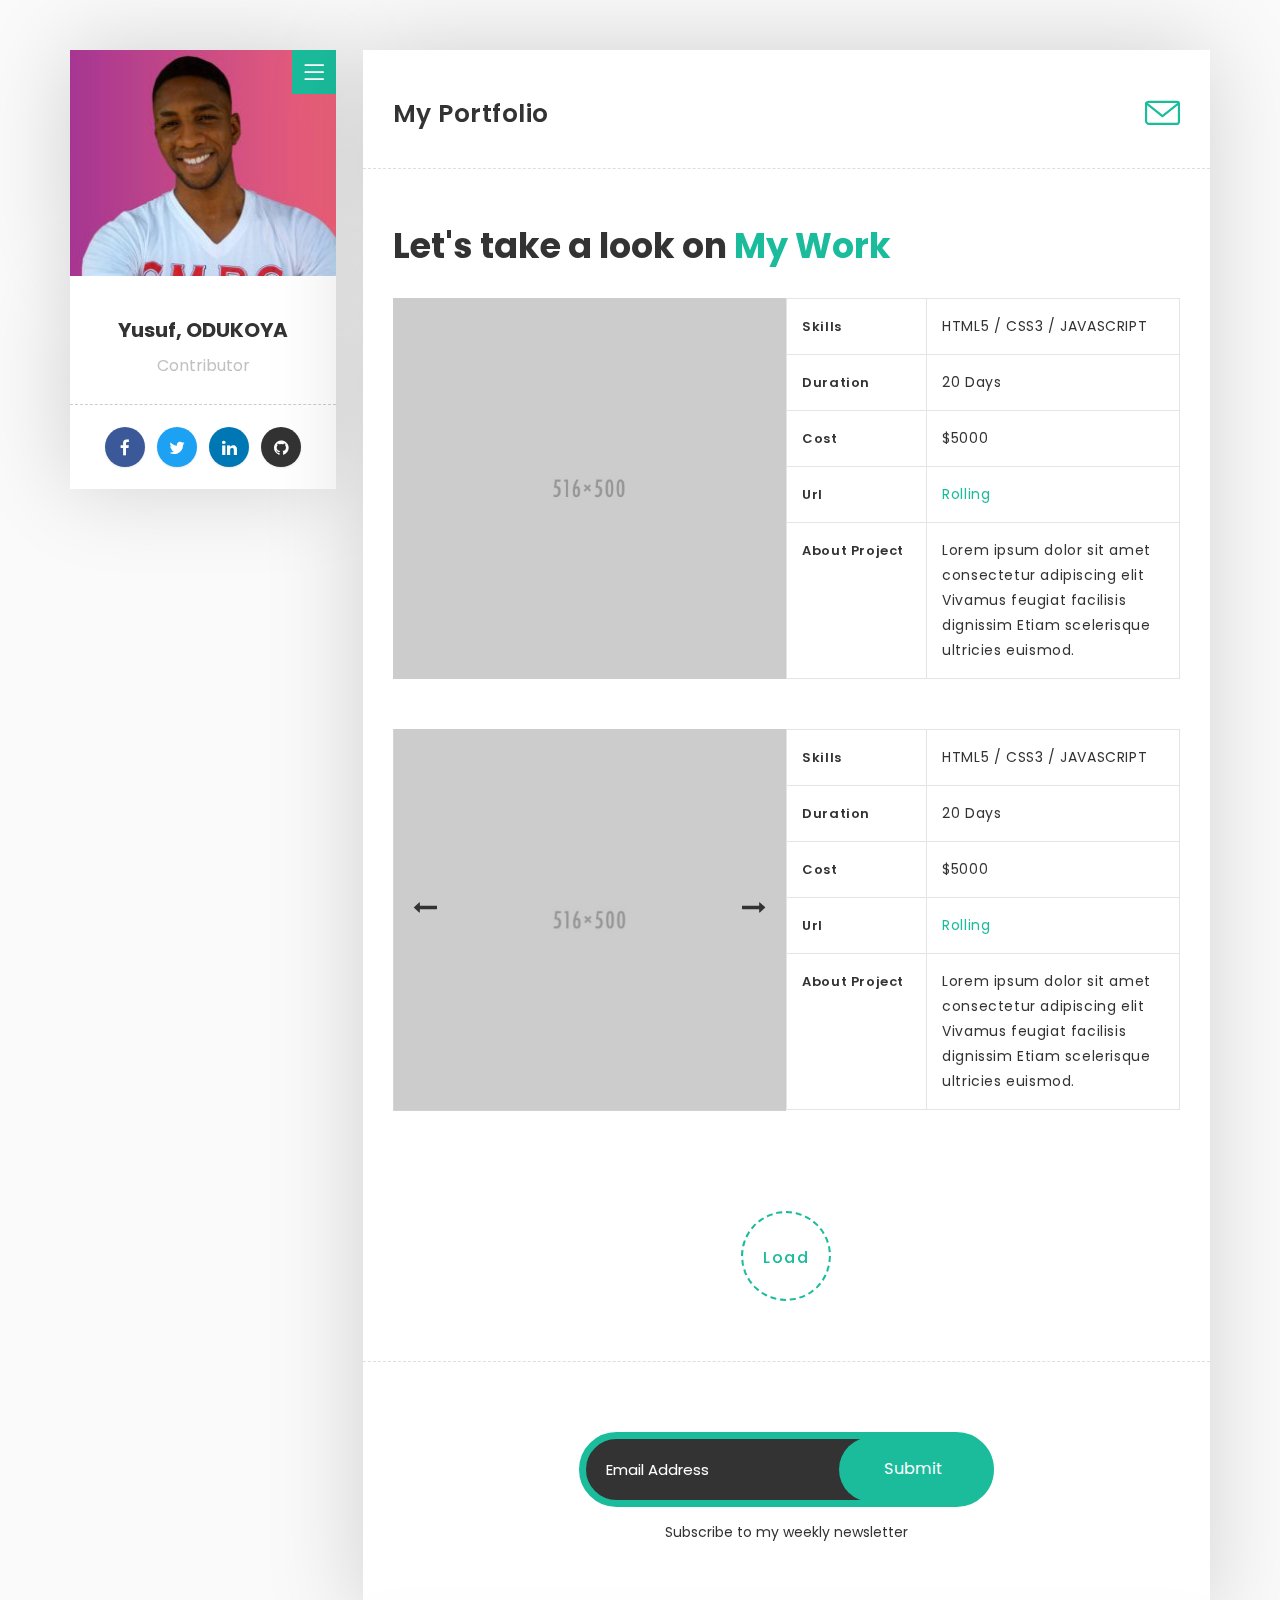
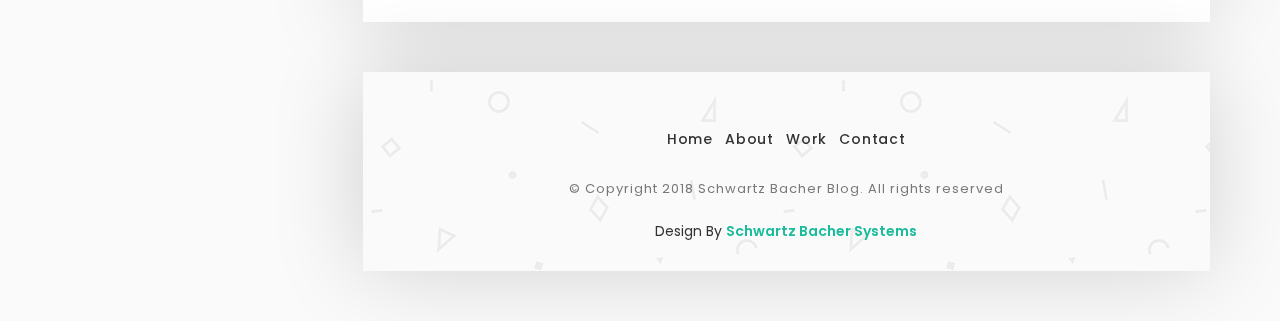
<file: portfolio.html>
﻿<!DOCTYPE html>
<html lang="en">

  <head>
    
    <!-- Meta Tag -->
    <meta charset="UTF-8">
    <meta name="viewport" content="width=device-width, initial-scale=1.0">
    <meta http-equiv="X-UA-Compatible" content="IE=edge">
    
    <!-- SEO -->
    <meta name="description" content="150 words">
    <meta name="author" content="Yusuf ODUKOYA">
    <meta name="url" content="https://schwartzbacher.com">
    <meta name="copyright" content="Schwartz Bacher">
    <meta name="robots" content="index,follow">
    
    
    <title>A blog for creatives - Schwartz Bacher Blog - Portfolio</title>
    
    <!-- Favicon -->
    <link rel="shortcut icon" href="images/favicon/favicon.ico">
    <link rel="apple-touch-icon" sizes="144x144" type="image/x-icon" href="images/favicon/apple-touch-icon.png">
    
    <!-- All CSS Plugins -->
    <link rel="stylesheet" type="text/css" href="css/plugin.css">
    
    <!-- Main CSS Stylesheet -->
    <link rel="stylesheet" type="text/css" href="css/style.css">
    
    <!-- Google Web Fonts  -->
    <link rel="stylesheet" href="https://fonts.googleapis.com/css?family=Poppins:400,300,500,600,700">
    
    
    <!-- HTML5 shiv and Respond.js support IE8 or Older for HTML5 elements and media queries -->
    <!--[if lt IE 9]>
	   <script src="https://oss.maxcdn.com/html5shiv/3.7.3/html5shiv.min.js"></script>
	   <script src="https://oss.maxcdn.com/respond/1.4.2/respond.min.js"></script>
    <![endif]-->
    
    <!-- Global site tag (gtag.js) - Google Analytics -->
<script async src="https://www.googletagmanager.com/gtag/js?id=UA-117987061-2"></script>
<script>
  window.dataLayer = window.dataLayer || [];
  function gtag(){dataLayer.push(arguments);}
  gtag('js', new Date());

  gtag('config', 'UA-117987061-2');
</script>
 <!-- Consent Assist script (https://app.consentassist.com) --> 
 <script src="https://app.consentassist.com/widget.js?token=ydbaKCAN1relXvsIS9ohoA" type="text/javascript"></script> <div id="consent_assist_container" ></div> 
 <!-- End of Consent Assist script -->
  </head>

 <body>

	
     
	 <!-- Preloader Start -->
     <div class="preloader">
	   <div class="rounder"></div>
      </div>
      <!-- Preloader End -->
      
      
    
    
    <div id="main">
        <div class="container">
            <div class="row">
            	
               
                 
                 <!-- About Me (Left Sidebar) Start -->
                 <div class="col-md-3">
                   <div class="about-fixed">
                    
                     <div class="my-pic">
                        <img src="images/pic/Yusuf-Odukoya.jpg" alt="">
                        <a href="javascript:void(0)" class="collapsed" data-target="#menu" data-toggle="collapse"><i class="icon-menu menu"></i></a>
                         <div id="menu" class="collapse">
                           <ul class="menu-link">
                               <li><a href="about.html">About</a></li>
                               <li><a href="portfolio.html">Work</a></li>
                               <li><a href="contact.html">Contact</a></li>
                            </ul>
                         </div>
                        </div>
                      
                      
                      
                      <div class="my-detail">
                    	
                        <div class="white-spacing">
                            <h1>Yusuf, ODUKOYA</h1>
                            <span>Contributor</span>
                        </div> 
                       
                        <ul class="social-icon">
                          <li><a href="https://facebook.com/thaikuun" target="_blank" class="facebook"><i class="fa fa-facebook"></i></a></li>
                          <li><a href="https://twitter.com/thaikuun" target="_blank" class="twitter"><i class="fa fa-twitter"></i></a></li>
                          <li><a href="https://linkedin.com/in/thaikuun" target="_blank" class="linkedin"><i class="fa fa-linkedin"></i></a></li>
                          <li><a href="https://github.com/schwartzbacher" target="_blank" class="github"><i class="fa fa-github"></i></a></li>
                         </ul>

                    </div>
                  </div>
                </div>
                <!-- About Me (Left Sidebar) End -->
                
                
                
                
                 
                 <!-- Portfolio (Right Sidebar) Start -->
                 <div class="col-md-9">
                    <div class="col-md-12 page-body">
                    	<div class="row">
                    		
                            
                            <div class="sub-title">
                           		<h2>My Portfolio</h2>
                                <a href="contact.html"><i class="icon-envelope"></i></a>
                             </div>
                            
                            
                            <div class="col-md-12 content-page">
                              <div class="col-md-12 blog-post">
                            	
                                
                                <!-- Intro Start -->
                                <div class="post-title margin-bottom-30">
                                    <h1>Let's take a look on <span class="main-color">My Work</span></h1>
                                   </div>
                                   <!-- Intro End -->
                                   
                                   
                                   
                                   
                             <!-- Portfolio Start -->
                             <div>
                          
                               
                               <!-- Portfolio Detail Start -->
                               <div class="row portfolio">
                                 <div class="col-sm-6 custom-pad-1">
                                     <img src="images/portfolio/1.jpg" class="img-responsive" alt="">
                                  </div>
                
                         
                                 <div class="col-sm-6 custom-pad-2">
                                   <div class="table-responsive">
                                    <table class="table table-bordered">
						             <tbody>
							     
                                     <tr>
								      <td><b>Skills</b></td>
								      <td>HTML5 / CSS3 / JAVASCRIPT</td>
							         </tr>
                                  
                                     <tr>
								      <td><b>Duration</b></td>
								      <td>20 Days</td>
							         </tr>
							
                                     <tr>
								      <td><b>Cost</b></td>
								      <td>$5000</td>
							         </tr>
                            
                                     <tr>
								      <td><b>Url</b></td>
								      <td><a href="http://www.uipasta.com" title="uipasta">Rolling</a></td>
							         </tr>
                            
                                     <tr>
								      <td><b>About Project</b></td>
								      <td>Lorem ipsum dolor sit amet consectetur adipiscing elit Vivamus feugiat facilisis dignissim Etiam scelerisque ultricies euismod.</td>
							         </tr>
						          </tbody>
					            </table>

                              </div>
                            </div>
                           </div>
                           <!-- Portfolio Detail End -->
                           
                          
                               
                               <!-- Portfolio Detail Start -->
                               <div class="row portfolio">
                                 <div class="col-sm-6 custom-pad-1">
                                   <div class="image-carousel">
                                     <img src="images/portfolio/2.jpg" class="img-responsive" alt="">
                                     <img src="images/portfolio/3.jpg" class="img-responsive" alt="">
                                    </div>
                                  </div>
                
                         
                                 <div class="col-sm-6 custom-pad-2">
                                   <div class="table-responsive">
                                    <table class="table table-bordered">
						             <tbody>
							     
                                     <tr>
								      <td><b>Skills</b></td>
								      <td>HTML5 / CSS3 / JAVASCRIPT</td>
							         </tr>
                                  
                                     <tr>
								      <td><b>Duration</b></td>
								      <td>20 Days</td>
							         </tr>
							
                                     <tr>
								      <td><b>Cost</b></td>
								      <td>$5000</td>
							         </tr>
                            
                                     <tr>
								      <td><b>Url</b></td>
								      <td><a href="http://www.uipasta.com" title="uipasta">Rolling</a></td>
							         </tr>
                            
                                     <tr>
								      <td><b>About Project</b></td>
								      <td>Lorem ipsum dolor sit amet consectetur adipiscing elit Vivamus feugiat facilisis dignissim Etiam scelerisque ultricies euismod.</td>
							         </tr>
						          </tbody>
					            </table>

                              </div>
                            </div>
                           </div>
                           <!-- Portfolio Detail End -->
                           
                           
                               
                               <!-- Portfolio Detail Start -->
                               <div class="row portfolio">
                                 <div class="col-sm-6 custom-pad-1">
                                     <img src="images/portfolio/4.jpg" class="img-responsive" alt="">
                                  </div>
                
                         
                                 <div class="col-sm-6 custom-pad-2">
                                   <div class="table-responsive">
                                    <table class="table table-bordered">
						             <tbody>
							     
                                     <tr>
								      <td><b>Skills</b></td>
								      <td>HTML5 / CSS3 / JAVASCRIPT</td>
							         </tr>
                                  
                                     <tr>
								      <td><b>Duration</b></td>
								      <td>20 Days</td>
							         </tr>
							
                                     <tr>
								      <td><b>Cost</b></td>
								      <td>$5000</td>
							         </tr>
                            
                                     <tr>
								      <td><b>Url</b></td>
								      <td><a href="http://www.uipasta.com" title="uipasta">Rolling</a></td>
							         </tr>
                            
                                     <tr>
								      <td><b>About Project</b></td>
								      <td>Lorem ipsum dolor sit amet consectetur adipiscing elit Vivamus feugiat facilisis dignissim Etiam scelerisque ultricies euismod.</td>
							         </tr>
						          </tbody>
					            </table>

                              </div>
                            </div>
                           </div>
                           <!-- Portfolio Detail End -->
                           
                           
                           
                               <!-- Portfolio Detail Start -->
                               <div class="row portfolio">
                                 <div class="col-sm-6 custom-pad-1">
                                     <img src="images/portfolio/6.jpg" class="img-responsive" alt="">
                                  </div>
                
                         
                                 <div class="col-sm-6 custom-pad-2">
                                   <div class="table-responsive">
                                    <table class="table table-bordered">
						             <tbody>
							     
                                     <tr>
								      <td><b>Skills</b></td>
								      <td>HTML5 / CSS3 / JAVASCRIPT</td>
							         </tr>
                                  
                                     <tr>
								      <td><b>Duration</b></td>
								      <td>20 Days</td>
							         </tr>
							
                                     <tr>
								      <td><b>Cost</b></td>
								      <td>$5000</td>
							         </tr>
                            
                                     <tr>
								      <td><b>Url</b></td>
								      <td><a href="http://www.uipasta.com" title="uipasta">Rolling</a></td>
							         </tr>
                            
                                     <tr>
								      <td><b>About Project</b></td>
								      <td>Lorem ipsum dolor sit amet consectetur adipiscing elit Vivamus feugiat facilisis dignissim Etiam scelerisque ultricies euismod.</td>
							         </tr>
						          </tbody>
					            </table>

                              </div>
                            </div>
                           </div> 
                           <!-- Portfolio Detail End -->
                          
                         </div>
                         <!-- Portfolio End -->
                                   
                                 
                             </div>  
                                
                               <div class="col-md-12 text-center">
                                 <a href="javascript:void(0)" id="load-more-portfolio" class="load-more-button">Load</a>
                                 <div id="portfolio-end-message"></div>
                                </div>
                                  
                             </div>
                              
                         </div>
                         
                        
                        
                        <!-- Subscribe Form Start -->
                        <div class="col-md-8 col-md-offset-2">
                           <form id="mc-form" method="post" action="http://uipasta.us14.list-manage.com/subscribe/post?u=854825d502cdc101233c08a21&amp;id=86e84d44b7">
								
						  <div class="subscribe-form margin-top-20">
							 <input id="mc-email" type="email" placeholder="Email Address" class="text-input">
							  <button class="submit-btn" type="submit">Submit</button>
								</div>
                                <p>Subscribe to my weekly newsletter</p>
								<label for="mc-email" class="mc-label"></label>
							  </form>
                             
                           </div>
                           <!-- Subscribe Form End -->
                           
                           
                         </div>
                     
                     
                       
                       <!-- Footer Start -->
                       <div class="col-md-12 page-body margin-top-50 footer">
                          <footer>
                          <ul class="menu-link">
                               <li><a href="index.html">Home</a></li>
                               <li><a href="about.html">About</a></li>
                               <li><a href="portfolio.html">Work</a></li>
                               <li><a href="contact.html">Contact</a></li>
                            </ul>
                            
                          <p>© Copyright 2018 Schwartz Bacher Blog. All rights reserved</p>
						  
						  
						  <!-- UiPasta Credit Start -->
                          <div class="uipasta-credit">Design By <a href="https://www.schwartzbacher.com" target="_blank">Schwartz Bacher Systems</a></div>
                          <!-- UiPasta Credit End -->
						  
                           
                         </footer>
                       </div>
                       <!-- Footer End -->
                     
                     
                  </div>
                  <!-- Portfolio (Right Sidebar) End -->
                
            </div>
         </div>
      </div>
    
      
    
    
    
    <!-- Back to Top Start -->
    <a href="#" class="scroll-to-top"><i class="fa fa-long-arrow-up"></i></a>
    <!-- Back to Top End -->
    
    
    <!-- All Javascript Plugins  -->
    <script type="text/javascript" src="js/jquery.min.js"></script>
    <script type="text/javascript" src="js/plugin.js"></script>
    
    <!-- Main Javascript File  -->
    <script type="text/javascript" src="js/scripts.js"></script>

    
   </body>
 </html>
</file>
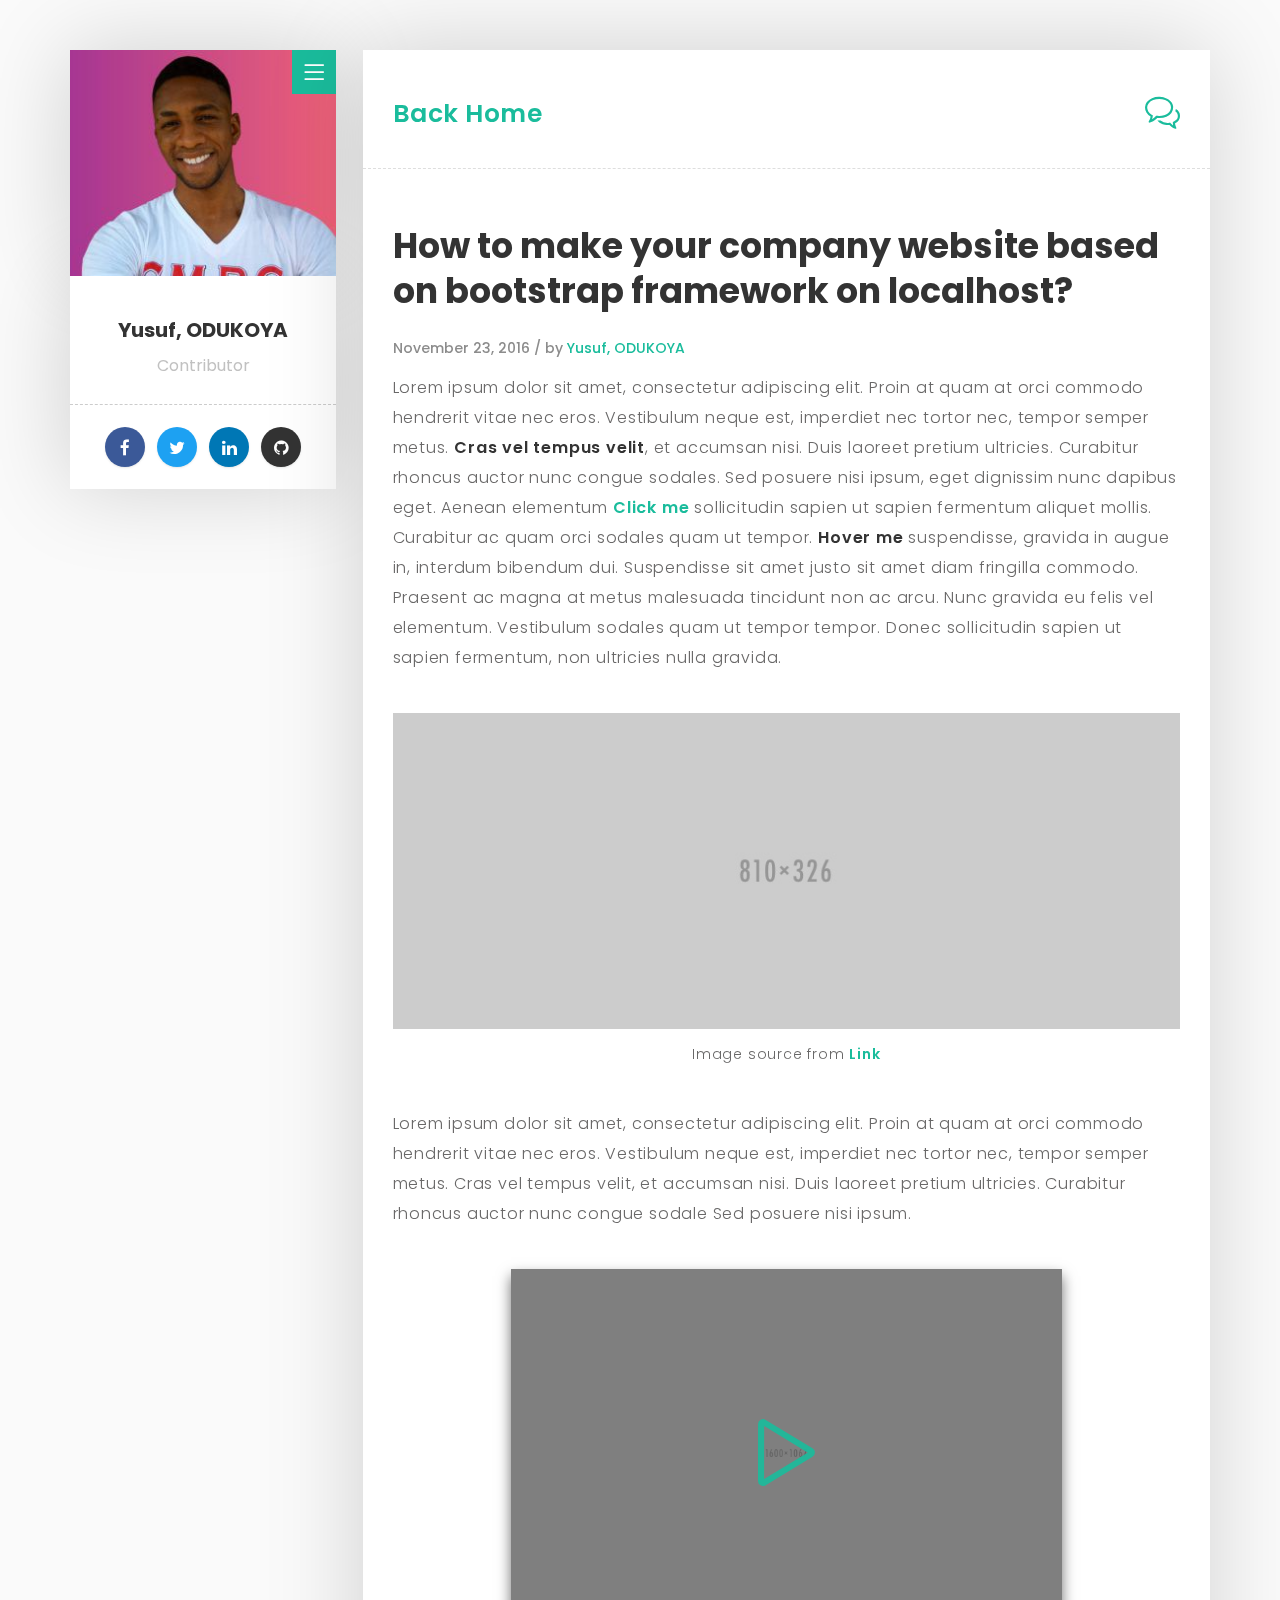
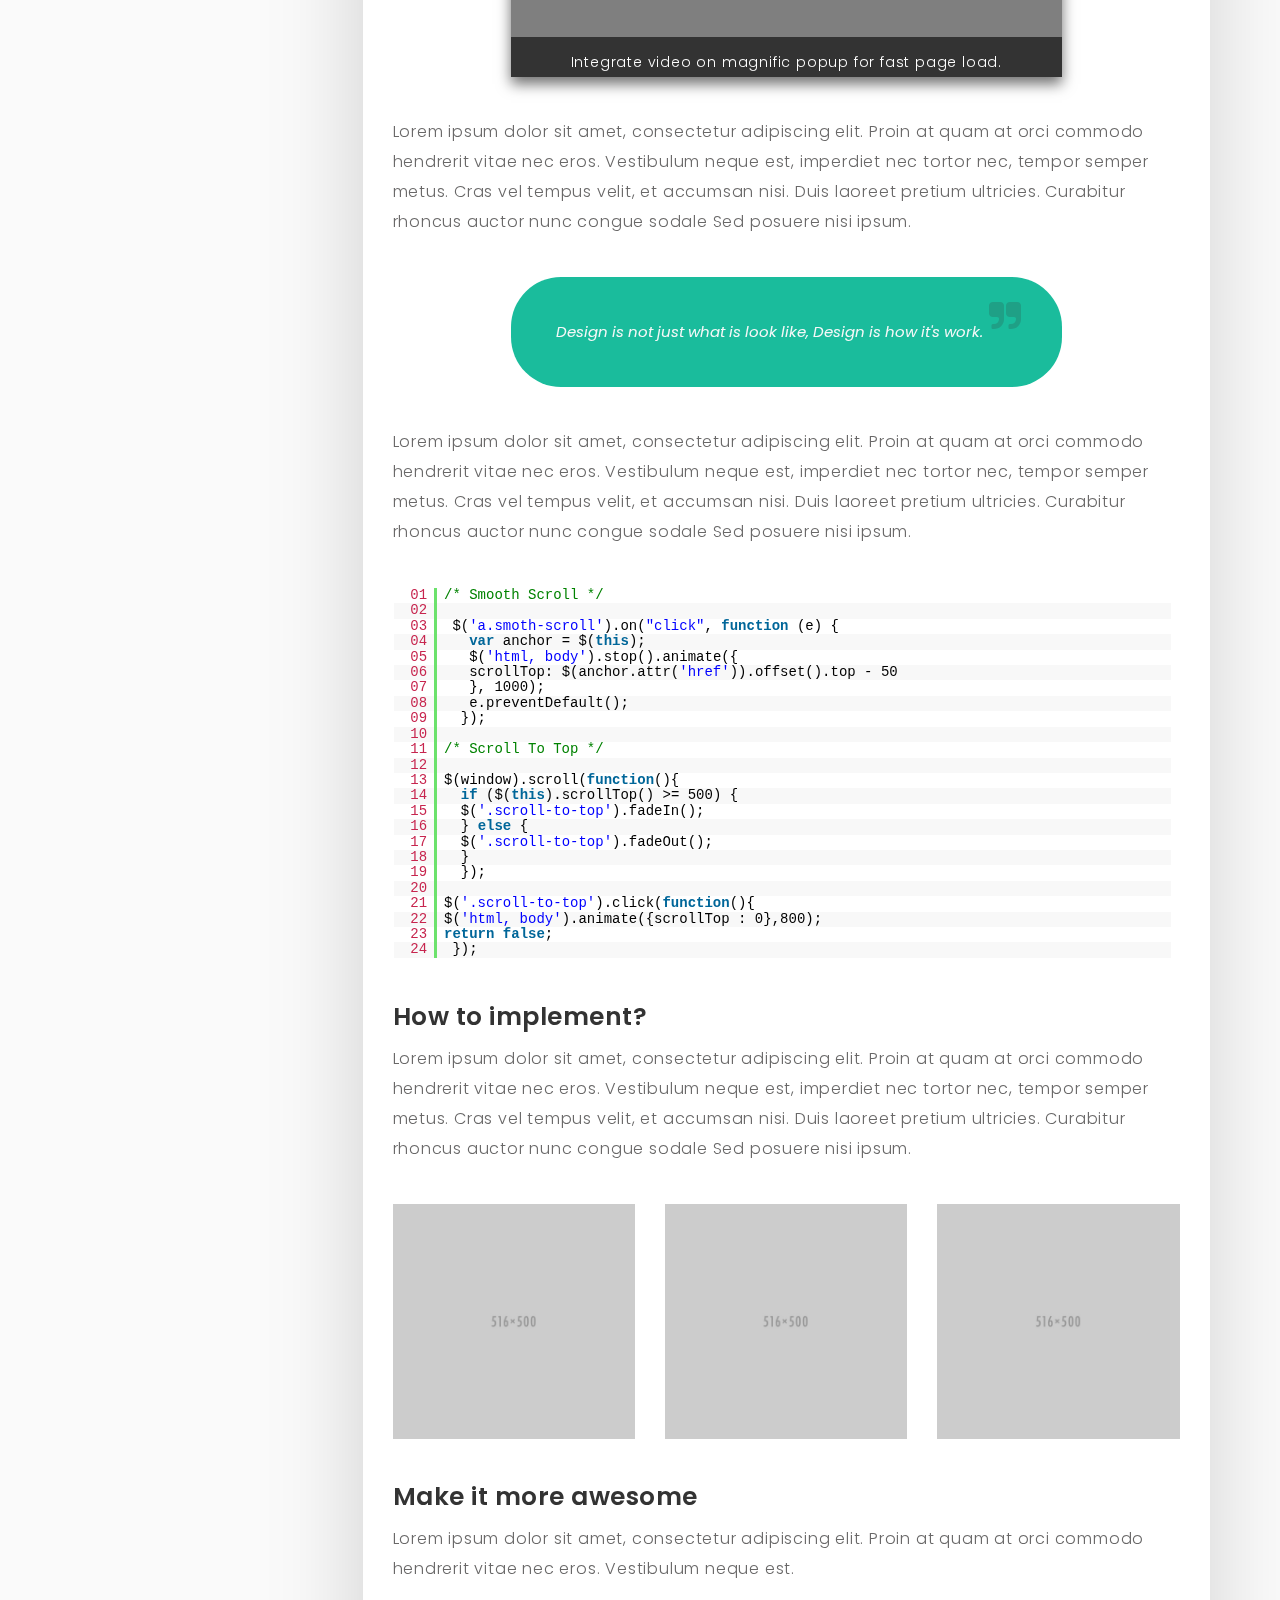
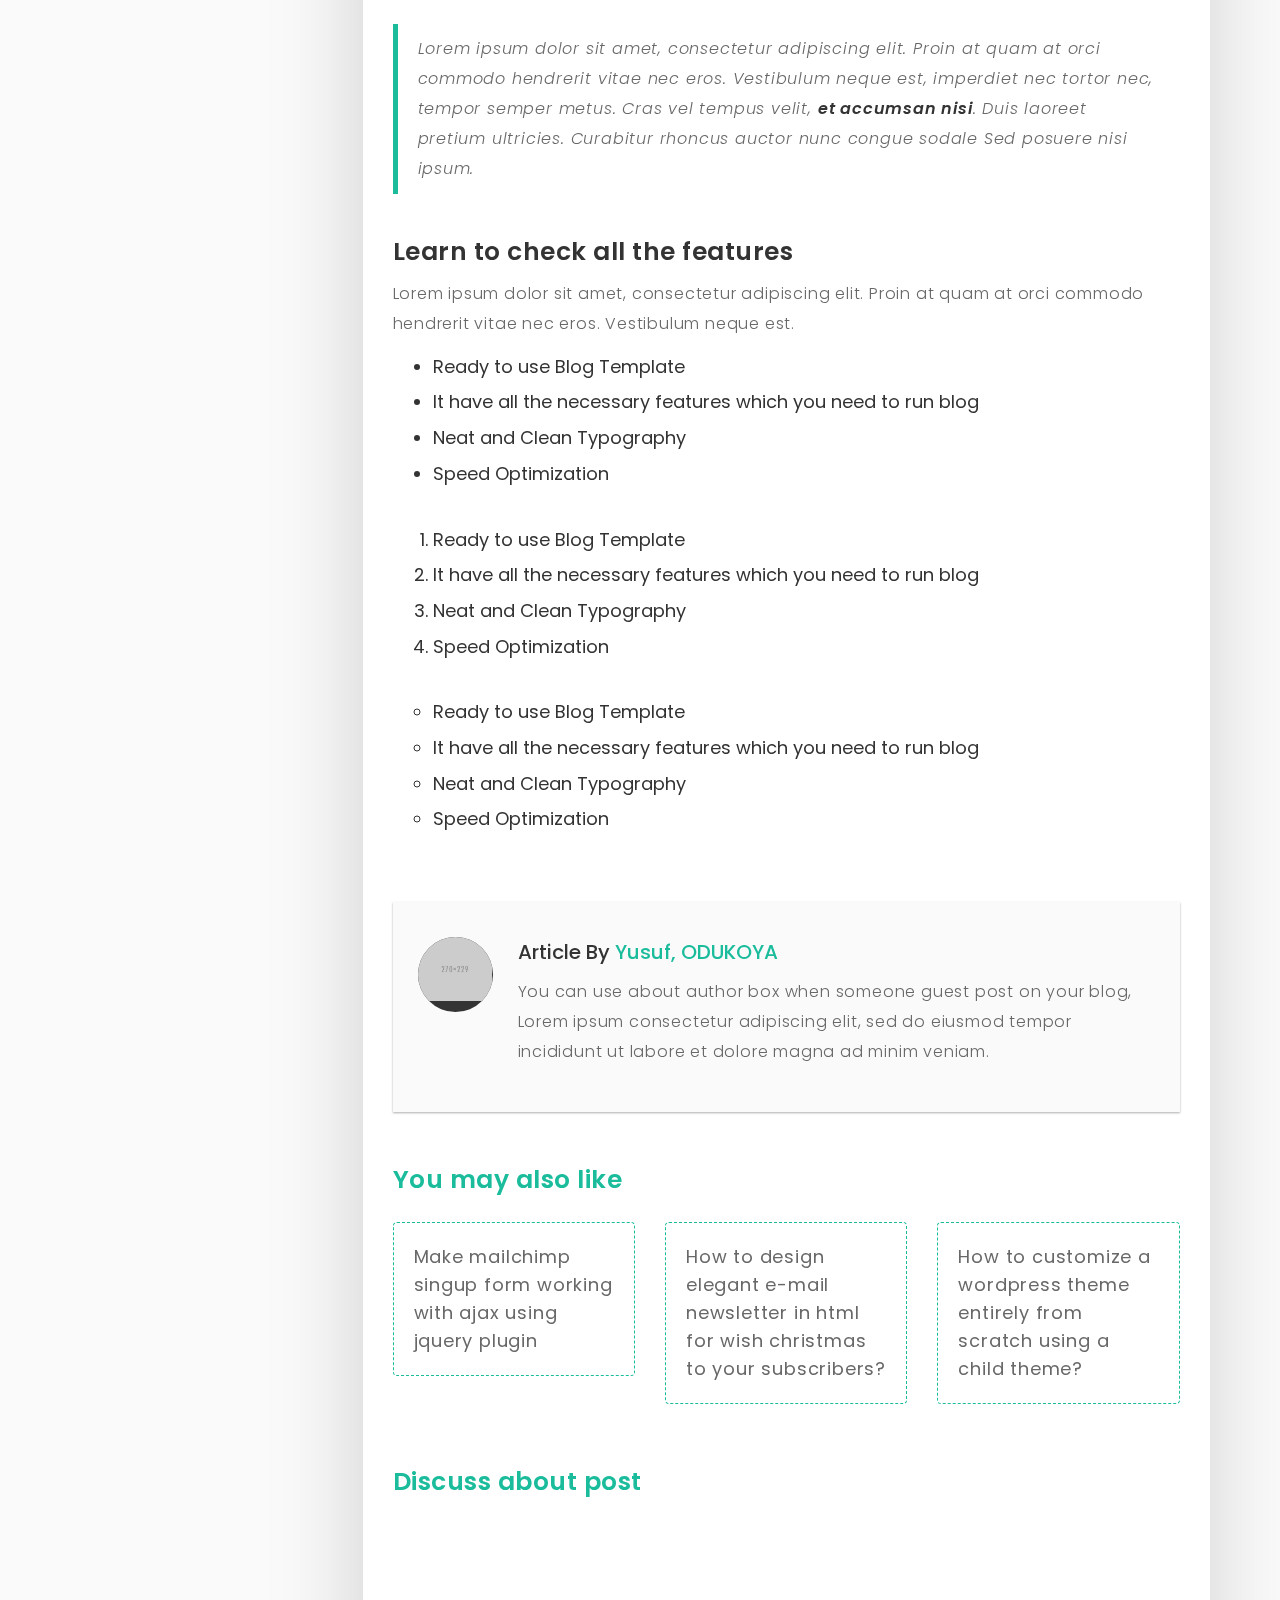
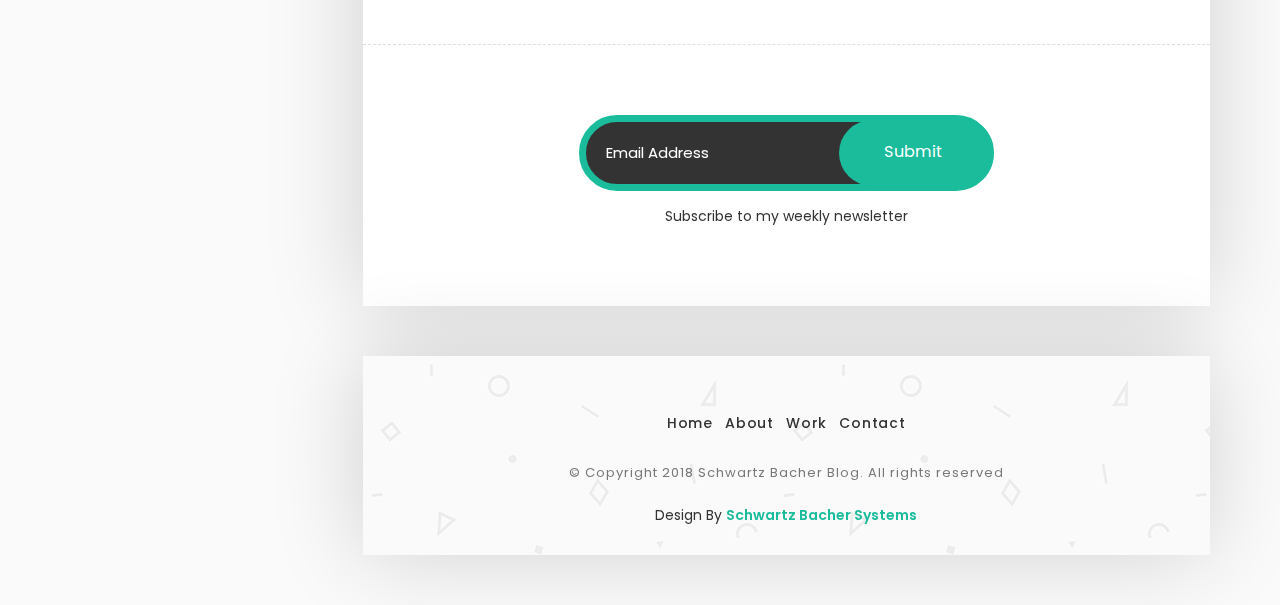
<file: single.html>
﻿<!DOCTYPE html>
<html lang="en">

  <head>
    
    <!-- Meta Tag -->
    <meta charset="UTF-8">
    <meta name="viewport" content="width=device-width, initial-scale=1.0">
    <meta http-equiv="X-UA-Compatible" content="IE=edge">
    <meta property="fb:app_id" content="1831003426951785" />

    <!-- Global site tag (gtag.js) - Google Analytics -->
<script async src="https://www.googletagmanager.com/gtag/js?id=UA-117987061-1"></script>
<script>
  window.dataLayer = window.dataLayer || [];
  function gtag(){dataLayer.push(arguments);}
  gtag('js', new Date());

  gtag('config', 'UA-117987061-1');
</script>
<!-- End of Global site tag (gtag.js) - Google Analytics -->
    
    <!-- SEO -->
    <meta name="description" content="150 words">
    <meta name="author" content="Yusuf ODUKOYA">
    <meta name="url" content="https://schwartzbacher.com">
    <meta name="copyright" content="Schwartz Bacher">
    <meta name="robots" content="index,follow">
    
    
    <title>A blog for creatives - Schwartz Bacher Blog</title>
    
    <!-- Favicon -->
    <link rel="shortcut icon" href="images/favicon/favicon.ico">
    <link rel="apple-touch-icon" sizes="144x144" type="image/x-icon" href="images/favicon/apple-touch-icon.png">
    
    <!-- All CSS Plugins -->
    <link rel="stylesheet" type="text/css" href="css/plugin.css">
    
    <!-- Main CSS Stylesheet -->
    <link rel="stylesheet" type="text/css" href="css/style.css">
    
    <!-- Google Web Fonts  -->
    <link rel="stylesheet" href="https://fonts.googleapis.com/css?family=Poppins:400,300,500,600,700">
    
    <!-- Syntax Highlighter  -->
    <link rel="stylesheet" type="text/css" href="css/syntax/shCore.css">
    <link rel="stylesheet" type="text/css" href="css/syntax/shThemeDefault.css">
    
    
    <!-- HTML5 shiv and Respond.js support IE8 or Older for HTML5 elements and media queries -->
    <!--[if lt IE 9]>
	   <script src="https://oss.maxcdn.com/html5shiv/3.7.3/html5shiv.min.js"></script>
	   <script src="https://oss.maxcdn.com/respond/1.4.2/respond.min.js"></script>
    <![endif]-->
     <!-- Consent Assist script (https://app.consentassist.com) --> 
     <script src="https://app.consentassist.com/widget.js?token=ydbaKCAN1relXvsIS9ohoA" type="text/javascript"></script> <div id="consent_assist_container" ></div> 
     <!-- End of Consent Assist script -->
  </head>

 <body>
    <script>
        window.fbAsyncInit = function() {
          FB.init({
            appId      : '1831003426951785',
            xfbml      : true,
            version    : 'v3.0'
          });
          FB.AppEvents.logPageView();
        };
      
        (function(d, s, id){
           var js, fjs = d.getElementsByTagName(s)[0];
           if (d.getElementById(id)) {return;}
           js = d.createElement(s); js.id = id;
           js.src = "https://connect.facebook.net/en_US/sdk.js";
           fjs.parentNode.insertBefore(js, fjs);
         }(document, 'script', 'facebook-jssdk'));
      </script>

	
     
	 <!-- Preloader Start -->
     <div class="preloader">
	   <div class="rounder"></div>
      </div>
      <!-- Preloader End -->
      
      
    
    
    <div id="main">
        <div class="container">
            <div class="row">
            	
               
                 
                 <!-- About Me (Left Sidebar) Start -->
                 <div class="col-md-3">
                   <div class="about-fixed">
                    
                     <div class="my-pic">
                        <img src="images/pic/Yusuf-Odukoya.jpg" alt="">
                        <a href="javascript:void(0)" class="collapsed" data-target="#menu" data-toggle="collapse"><i class="icon-menu menu"></i></a>
                         <div id="menu" class="collapse">
                           <ul class="menu-link">
                               <li><a href="about.html">About</a></li>
                               <li><a href="portfolio.html">Work</a></li>
                               <li><a href="contact.html">Contact</a></li>
                            </ul>
                         </div>
                        </div>
                      
                      
                      
                      <div class="my-detail">
                    	
                        <div class="white-spacing">
                            <h1>Yusuf, ODUKOYA</h1>
                            <span>Contributor</span>
                        </div> 
                       
                        <ul class="social-icon">
                          <li><a href="https://facebook.com/thaikuun" target="_blank" class="facebook"><i class="fa fa-facebook"></i></a></li>
                          <li><a href="https://twitter.com/thaikuun" target="_blank" class="twitter"><i class="fa fa-twitter"></i></a></li>
                          <li><a href="https://linkedin.com/in/thaikuun" target="_blank" class="linkedin"><i class="fa fa-linkedin"></i></a></li>
                          <li><a href="https://github.com/schwartzbacher" target="_blank" class="github"><i class="fa fa-github"></i></a></li>
                         </ul>

                    </div>
                  </div>
                </div>
                <!-- About Me (Left Sidebar) End -->
                
                
                
                
                 
                 <!-- Blog Post (Right Sidebar) Start -->
                 <div class="col-md-9">
                    <div class="col-md-12 page-body">
                    	<div class="row">
                    		
                            
                            <div class="sub-title">
                           		<a href="index.html" title="Go to Home Page"><h2>Back Home</h2></a>
                                <a href="#comment" class="smoth-scroll"><i class="icon-bubbles"></i></a>
                             </div>
                            
                            
                            <div class="col-md-12 content-page">
                              <div class="col-md-12 blog-post">
                            	
                                
                                <!-- Post Headline Start -->
                                <div class="post-title">
                                    <h1>How to make your company website based on bootstrap framework on localhost?</h1> 
                                   </div>
                                   <!-- Post Headline End -->
                                    
                                    
                                <!-- Post Detail Start -->
                                <div class="post-info">
                                    <span>November 23, 2016 / by <a href="#" target="_blank">Yusuf, ODUKOYA</a></span>
                                   </div>
                                   <!-- Post Detail End -->
                                    
                                    
                                    <p>Lorem ipsum dolor sit amet, consectetur adipiscing elit. Proin at quam at orci commodo hendrerit vitae nec eros. Vestibulum neque est, imperdiet nec tortor nec, tempor semper metus. <b>Cras vel tempus velit</b>, et accumsan nisi. Duis laoreet pretium ultricies. Curabitur rhoncus auctor nunc congue sodales. Sed posuere nisi ipsum, eget dignissim nunc dapibus eget. Aenean elementum <b><a href="javascript:void(0)" data-toggle="popover" data-placement="top" data-content="You can write any text here">Click me</a></b> sollicitudin sapien ut sapien fermentum aliquet mollis. Curabitur ac quam orci sodales quam ut tempor. <b data-toggle="tooltip" data-placement="top" title="You can write any text here.">Hover me</b> suspendisse, gravida in augue in, interdum bibendum dui. Suspendisse sit amet justo sit amet diam fringilla commodo. Praesent ac magna at metus malesuada tincidunt non ac arcu. Nunc gravida eu felis vel elementum. Vestibulum sodales quam ut tempor tempor. Donec sollicitudin sapien ut sapien fermentum, non ultricies nulla gravida.</p>
                                    
                                
                                <!-- Post Image Start -->
                                <div class="post-image margin-top-40 margin-bottom-40">
                                   <img src="images/blog/1.jpg" alt="">
                                   <p>Image source from <a href="#" target="_blank">Link</a></p>                                      
                                  </div>
                                  <!-- Post Image End -->
                                  
                                  
                                   <p>Lorem ipsum dolor sit amet, consectetur adipiscing elit. Proin at quam at orci commodo hendrerit vitae nec eros. Vestibulum neque est, imperdiet nec tortor nec, tempor semper metus. Cras vel tempus velit, et accumsan nisi. Duis laoreet pretium ultricies. Curabitur rhoncus auctor nunc congue sodale Sed posuere nisi ipsum.</p>
                                   
                                 
                                 
                                 <!-- Post Video Tutorial Start -->
                                 <div class="video-box margin-top-40 margin-bottom-40">
                                  <div class="video-tutorial">
                                   <a class="video-popup" href="https://www.youtube.com/watch?v=O2Bsw3lrhvs" title="Video Tutorial">
                                   <img src="images/blog/4.jpg" alt="">
                                   </a>                           
                                  </div>
                                 <p>Integrate video on magnific popup for fast page load.</p>
                                </div>
                                <!-- Post Video Tutorial End -->
                                
                                  
                                   
                                   <p>Lorem ipsum dolor sit amet, consectetur adipiscing elit. Proin at quam at orci commodo hendrerit vitae nec eros. Vestibulum neque est, imperdiet nec tortor nec, tempor semper metus. Cras vel tempus velit, et accumsan nisi. Duis laoreet pretium ultricies. Curabitur rhoncus auctor nunc congue sodale Sed posuere nisi ipsum.</p>
                                   
                                  
                                  
                                  <!-- Post Blockquote Start -->
                                  <div class="post-quote margin-top-40 margin-bottom-40">
                                    <blockquote>Design is not just what is look like, Design is how it's work.</blockquote>
                                  </div>
                                  <!-- Post Blockquote End -->
                                  
                                  
                                   
                                   <p>Lorem ipsum dolor sit amet, consectetur adipiscing elit. Proin at quam at orci commodo hendrerit vitae nec eros. Vestibulum neque est, imperdiet nec tortor nec, tempor semper metus. Cras vel tempus velit, et accumsan nisi. Duis laoreet pretium ultricies. Curabitur rhoncus auctor nunc congue sodale Sed posuere nisi ipsum.</p>
                                   
                                 
                                  
                                  <!-- Post Coding (SyntaxHighlighter) Start -->
                                  <div class="margin-top-40 margin-bottom-40">  
                                   <pre class="brush: js">
                                   /* Smooth Scroll */

                                    $('a.smoth-scroll').on("click", function (e) {
                                      var anchor = $(this);
                                      $('html, body').stop().animate({
                                      scrollTop: $(anchor.attr('href')).offset().top - 50
                                      }, 1000);
                                      e.preventDefault();
                                     });
				 
                                   /* Scroll To Top */
		
                                   $(window).scroll(function(){
                                     if ($(this).scrollTop() >= 500) {
                                     $('.scroll-to-top').fadeIn();
                                     } else {
                                     $('.scroll-to-top').fadeOut();
                                     }
                                     });
	
	                               $('.scroll-to-top').click(function(){
                                   $('html, body').animate({scrollTop : 0},800);
                                   return false;
                                    });
                                  </pre>
                                 </div>
                                 <!-- Post Coding (SyntaxHighlighter) End -->
                                 
                                  
                                  
                                  <div class="post-title">
                                    <h2>How to implement?</h2> 
                                   </div>
                                   
                                   
                                   <p>Lorem ipsum dolor sit amet, consectetur adipiscing elit. Proin at quam at orci commodo hendrerit vitae nec eros. Vestibulum neque est, imperdiet nec tortor nec, tempor semper metus. Cras vel tempus velit, et accumsan nisi. Duis laoreet pretium ultricies. Curabitur rhoncus auctor nunc congue sodale Sed posuere nisi ipsum.</p>
                                   
                                     
                                  
                                  
                                  <!-- Post Image Gallery Start -->
                                  <div class="row margin-top-40 margin-bottom-40">
                                 
                                    <div class="col-md-4 col-sm-6 col-xs-12">
                                      <a href="images/blog/7.jpg" class="image-popup" title="image Title">
                                      <img src="images/blog/7.jpg" class="img-responsive" alt="">
                                     </a>
                                    </div>
                    
                                    <div class="col-md-4 col-sm-6 col-xs-12">
                                      <a href="images/blog/5.jpg" class="image-popup" title="image Title">
                                      <img src="images/blog/5.jpg" class="img-responsive" alt="">
                                     </a>
                                    </div>
                    
                                   <div class="col-md-4 col-sm-6 col-xs-12">
                                     <a href="images/blog/6.jpg" class="image-popup" title="image Title">
                                     <img src="images/blog/6.jpg" class="img-responsive" alt="">
                                    </a>
                                   </div>
                                
                                 </div>
                                 <!-- Post Image Gallery End -->
                                 
                                
                                
                                  <div class="post-title">
                                    <h2>Make it more awesome</h2> 
                                   </div>
                                   
                                   
                                   <p>Lorem ipsum dolor sit amet, consectetur adipiscing elit. Proin at quam at orci commodo hendrerit vitae nec eros. Vestibulum neque est.</p>
                                 
                                   
                                  
                                  <!-- Post Blockquote (Italic Style) Start -->
                                  <blockquote class="margin-top-40 margin-bottom-40">
                                    <p>Lorem ipsum dolor sit amet, consectetur adipiscing elit. Proin at quam at orci commodo hendrerit vitae nec eros. Vestibulum neque est, imperdiet nec tortor nec, tempor semper metus. Cras vel tempus velit, <b>et accumsan nisi</b>. Duis laoreet pretium ultricies. Curabitur rhoncus auctor nunc congue sodale Sed posuere nisi ipsum.</p>
                                   </blockquote>
                                   <!-- Post Blockquote (Italic Style) End -->
                                   
                                   
                                  
                                  
                                  <div class="post-title">
                                    <h2>Learn to check all the features</h2> 
                                   </div>
                                   
                                   
                                   <p>Lorem ipsum dolor sit amet, consectetur adipiscing elit. Proin at quam at orci commodo hendrerit vitae nec eros. Vestibulum neque est.</p>
                                 
                                   
                                  
                                  <!-- Post List Style Start -->
                                  <div class="list">
                                   <ul>
                                     <li>Ready to use Blog Template</li>
                                     <li>It have all the necessary features which you need to run blog</li>
                                     <li>Neat and Clean Typography</li>
                                     <li>Speed Optimization</li>
                                    </ul>
                                   </div>
                                   
                                   
                                  <div class="list list-style margin-top-40">
                                   <ul>
                                     <li>Ready to use Blog Template</li>
                                     <li>It have all the necessary features which you need to run blog</li>
                                     <li>Neat and Clean Typography</li>
                                     <li>Speed Optimization</li>
                                    </ul>
                                   </div>
                                   
                                   
                                  <div class="list list-style-2 margin-top-40">
                                   <ul>
                                     <li>Ready to use Blog Template</li>
                                     <li>It have all the necessary features which you need to run blog</li>
                                     <li>Neat and Clean Typography</li>
                                     <li>Speed Optimization</li>
                                    </ul>
                                   </div>
                                   <!-- Post List Style End -->

                                  
                                  
                                  
                                  <!-- Post Author Bio Box Start -->
                                  <div class="about-author margin-top-70 margin-bottom-50">
                                    
                                    <div class="picture">
                                      <img src="images/blog/author.png" class="img-responsive" alt="">
                                     </div>
                                   
                                    <div class="c-padding">
                                       <h3>Article By <a href="#" target="_blank" data-toggle="tooltip" data-placement="top" title="Visit Alex Website">Yusuf, ODUKOYA</a></h3>
                                       <p>You can use about author box when someone guest post on your blog, Lorem ipsum consectetur adipiscing elit, sed do eiusmod tempor incididunt ut labore et dolore magna ad minim veniam.</p>
                                      </div>
                                    </div>
                                    <!-- Post Author Bio Box End -->
                                    
                                    
                                    
                                    
                                  <!-- You May Also Like Start -->
                                  <div class="you-may-also-like margin-top-50 margin-bottom-50">
                                    <h3>You may also like</h3>
                                     <div class="row">
                                 
                                    <div class="col-md-4 col-sm-6 col-xs-12">
                                      <a href="single.html"><p>Make mailchimp singup form working with ajax using jquery plugin</p></a>
                                     </div>
                    
                                    <div class="col-md-4 col-sm-6 col-xs-12">
                                      <a href="single.html"><p>How to design elegant e-mail newsletter in html for wish christmas to your subscribers?</p></a>
                                     </div>
                    
                                    <div class="col-md-4 col-sm-6 col-xs-12">
                                      <a href="single.html"><p>How to customize a wordpress theme entirely from scratch using a child theme?</p></a>
                                     </div>
                                    
                                    </div>
                                  </div>
                                  <!-- You May Also Like End -->
                                    
                                   
                                  
                                  
                                  <!-- Post Comment (Disqus) Start -->
                                  <div id="comment" class="comment">
                                    <h3>Discuss about post</h3>
                                     
                                     
                                     <!-- Disqus Code Start  (Please Note: Disqus will not be load on local, You have to upload it on server.)-->
                                     <div id="disqus_thread"></div>
							          <script>
					
					/***  RECOMMENDED CONFIGURATION VARIABLES: EDIT AND UNCOMMENT THE SECTION BELOW TO INSERT DYNAMIC VALUES FROM YOUR PLATFORM OR CMS. LEARN WHY DEFINING THESE VARIABLES IS IMPORTANT: https://disqus.com/admin/universalcode/#configuration-variables.
							
							var disqus_config = function () {
							this.page.url = PAGE_URL;  // Replace PAGE_URL with your page's canonical URL variable
							this.page.identifier = PAGE_IDENTIFIER; // Replace PAGE_IDENTIFIER with your page's unique identifier variable
							};
							*/
							
							           (function() { // DON'T EDIT BELOW THIS LINE
							           var d = document, s = d.createElement('script');
							           s.src = '//schwartz-bacher-blog.disqus.com/embed.js';   // Please change the url from your own disqus id
							           s.setAttribute('data-timestamp', +new Date());
							           (d.head || d.body).appendChild(s);
							           })();
							          </script>
			  <noscript>Please enable JavaScript to view the <a href="https://disqus.com/?ref_noscript">comments powered by Disqus.</a></noscript>
              <!-- Disqus Code End -->
              
                                   </div>
                                   <!-- Post Comment (Disqus) End -->
                                  
                                   

                                </div>    
                             </div>
                              
                         </div>
                         
                        
                        
                        <!-- Subscribe Form Start -->
                        <div class="col-md-8 col-md-offset-2">
                           <form id="mc-form" method="post" action="http://uipasta.us14.list-manage.com/subscribe/post?u=854825d502cdc101233c08a21&amp;id=86e84d44b7">
								
						  <div class="subscribe-form margin-top-20">
							 <input id="mc-email" type="email" placeholder="Email Address" class="text-input">
							  <button class="submit-btn" type="submit">Submit</button>
								</div>
                                <p>Subscribe to my weekly newsletter</p>
								<label for="mc-email" class="mc-label"></label>
							  </form>
                             
                           </div>
                           <!-- Subscribe Form End -->
                           
                           
                         </div>
                     
                     
                       
                       <!-- Footer Start -->
                       <div class="col-md-12 page-body margin-top-50 footer">
                          <footer>
                          <ul class="menu-link">
                               <li><a href="index.html">Home</a></li>
                               <li><a href="about.html">About</a></li>
                               <li><a href="portfolio.html">Work</a></li>
                               <li><a href="contact.html">Contact</a></li>
                            </ul>
                            
                          <p>© Copyright 2018 Schwartz Bacher Blog. All rights reserved</p>
						  
						  
						  <!-- UiPasta Credit Start -->
                          <div class="uipasta-credit">Design By <a href="https://www.schwartzbacher.com" target="_blank">Schwartz Bacher Systems</a></div>
                          <!-- UiPasta Credit End -->
						  
                           
                         </footer>
                       </div>
                       <!-- Footer End -->
                     
                     
                  </div>
                  <!-- Blog Post (Right Sidebar) End -->
                
            </div>
         </div>
      </div>
    
    
    
     
     <!-- Endpage Box (Popup When Scroll Down) Start -->
     <div id="scroll-down-popup" class="endpage-box">
       <h4>Read Also</h4>
       <a href="#">How to make your company website based on bootstrap framework...</a>
      </div>
      <!-- Endpage Box (Popup When Scroll Down) End -->
      
    
    
    
    <!-- Back to Top Start -->
    <a href="#" class="scroll-to-top"><i class="fa fa-long-arrow-up"></i></a>
    <!-- Back to Top End -->
    
    
    <!-- All Javascript Plugins  -->
    <script type="text/javascript" src="js/jquery.min.js"></script>
    <script type="text/javascript" src="js/plugin.js"></script>
    
    <!-- Main Javascript File  -->
    <script type="text/javascript" src="js/scripts.js"></script>
    
    <!-- Syntax Highlighter Javascript File  -->
    <script type="text/javascript" src="js/syntax/shCore.js"></script>
    <script type="text/javascript" src="js/syntax/shBrushCss.js"></script>
    <script type="text/javascript" src="js/syntax/shBrushJScript.js"></script>
    <script type="text/javascript" src="js/syntax/shBrushPerl.js"></script>
    <script type="text/javascript" src="js/syntax/shBrushPhp.js"></script>
    <script type="text/javascript" src="js/syntax/shBrushPlain.js"></script>
    <script type="text/javascript" src="js/syntax/shBrushPython.js"></script>
    <script type="text/javascript" src="js/syntax/shBrushRuby.js"></script>
    <script type="text/javascript" src="js/syntax/shBrushSql.js"></script>
    <script type="text/javascript" src="js/syntax/shBrushVb.js"></script>
    <script type="text/javascript" src="js/syntax/shBrushXml.js"></script>
    
	<!-- Syntax Highlighter Call Function -->
	<script type="text/javascript">
		SyntaxHighlighter.config.clipboardSwf = 'js/syntax/clipboard.swf';
		SyntaxHighlighter.all();
	</script>
  <!-- Go to www.addthis.com/dashboard to customize your tools --> <script type="text/javascript" src="//s7.addthis.com/js/300/addthis_widget.js#pubid=ra-5af317b4d5f7e82d"></script>
    
   </body>
 </html>
</file>
<file: css/style.css>
/*
   
    Template Name : DevBlog - Personal Blog Template
    Author : UiPasta Team
    Website : http://www.uipasta.com/
    Support : http://www.uipasta.com/support/
	
	
*/



/*
   
   Table Of Content
   
   1. Global Style
   2. Preloader
   3. Menu
   4. About Me (Left Sidebar)
   5. About Me Page
   6. My Portfolio
   7. Owl Carousel Navigation
   8. Contact Me
   9. Testimonials
  10. Blog Post & Single Blog Page
  11. Video Tutorials
  12. Blockquote
  13. List
  14. Image Popup
  15. End Box (Popup When Scroll Down)
  16. About Author Box
  17. You May Also Like
  18. Comment
  19. Load More Button
  20. Subscribe Form
  21. Footer
  22. Socials Icons
  23. Syntax Highlighter
  24. Scroll To Top
  25. Responsive
  26. Useful Classes ( Such as : Margin, Padding, colors  "This classes will be helpful for you during designing/development time.")
  27. UiPasta Credit
 

*/



/* Global Style */


body {
    font-family: "Poppins", sans-serif;
    background: #fafafa !important;
}
	
html {
    position: relative;
    min-height: 100%;
}

::selection {
    background-color: #1abc9c;
    color: #ffffff;
}

::-moz-selection {
    background-color: #1abc9c;
    color: #ffffff;
}

a {
    text-decoration: none !important;
    color: #1abc9c;
}

a:hover,
a:focus,
a:active {
    text-decoration: none;
    outline: none;
    color: #333333;
}

b {
    font-weight: 600;
    color: #333333;
}

p {
    font-size: 14px;
    font-family: "Poppins", sans-serif;
}

button {
    background-color: transparent;
}

*:focus {
    outline: 0;
}

#main {
    margin: 50px 0;
}

.main-color {
    color: #1abc9c;
}

.page-body {
    background: #ffffff;
    box-shadow: -2px -1px 88px 0px rgba(0,0,0,0.17);
}

.sub-title {
    padding: 30px;
}

.sub-title h2 {
    display: inline-block;
    font-size: 25px;
    letter-spacing: 0.5px;
    font-weight: 600;

}

.sub-title i {
    float: right;
    font-size: 35px;
    margin-top: 15px;
}

.content-page {
    padding-top: 30px;
    padding-bottom: 60px;
    border-top: 1px dashed #dedede;
    border-bottom: 1px dashed #dedede;
}

.grabbing {
    cursor: url(../images/owl-carousel/grabbing.png) 8 8, move;
}

.button {
    border: none;
    font-family: inherit;
    font-size: 16px;
    color: inherit;
    background: none;
    cursor: pointer;
    padding: 10px 60px;
    padding-left: 0px;
    display: inline-block;
    margin: 8px 30px;
    margin-left: 5px;
    letter-spacing: 1px;
    font-weight: 600;
    outline: none;
    position: relative;
   -webkit-transition: all 0.3s;
   -moz-transition: all 0.3s;
    transition: all 0.3s;
}

.button:after {
    content: '';
    position: absolute;
    z-index: -1;
   -webkit-transition: all 0.3s;
   -moz-transition: all 0.3s;
    transition: all 0.3s;
}


.button:before {
    font-family: 'FontAwesome';
    speak: none;
    font-style: normal;
    font-weight: normal;
    font-variant: normal;
    text-transform: none;
    line-height: 1;
    position: relative;
   -webkit-font-smoothing: antialiased;
}

.button-style {
    color: #1abc9c;
    overflow: hidden;
}

.button-style:before {
    position: absolute;
    font-size: 27px;
    line-height: 38px;
    color: #1abc9c;
   -webkit-transition: all 0.3s;
   -moz-transition: all 0.3s;
    transition: all 0.3s;
}

.button-style:active:before {
    color: #1abc9c;
}

.button-anim:before {
    left: 60%;
    opacity: 0;
    top: 0;
}

.button-anim:hover:before {
    left: 75%;
    opacity: 1;
}



/* Preloader */

.preloader {
    background: #ffffff;
    bottom: 0;
    left: 0;
    position: fixed;
    right: 0;
    top: 0;
    z-index: 99999;
    display: none
}

.rounder {
    width: 60px;
    height: 60px;
    position: absolute;
    top: 50%;
    left: 50%;
    margin: -26px 0 0 -26px;
    font-size: 10px;
    border-right: 5px solid #333333;
    border-left: 5px solid #1abc9c;
    border-radius: 50%;
    -webkit-animation: spinner 700ms infinite linear;
    animation: spinner 700ms infinite linear;
    z-index: 10000;
    display: none
}

@-webkit-keyframes spinner {
    0% {
        -webkit-transform: rotate(0deg);
        transform: rotate(0deg);
    }
    100% {
        -webkit-transform: rotate(360deg);
        transform: rotate(360deg);
    }
}

@keyframes spinner {
    0% {
        -webkit-transform: rotate(0deg);
        transform: rotate(0deg);
    }
    100% {
        -webkit-transform: rotate(360deg);
        transform: rotate(360deg);
    }
}



/* Menu */

.menu {
    position: absolute;
    right: 0px;
    top: 0px;
    font-size: 20px;
    color: #fff;
    background: #1abc9c;
    padding: 12px;
}

.menu-link {
    list-style: none;
    padding: 25px;
    margin: 0;
    text-align: center;
}

.menu-link:before,
.menu-link:after {
    content: " ";
    display: table;
}

.menu-link:after {
    clear: both;
}

.menu-link li {
    display: inline-block;
    margin: 2px 4px;
}

.menu-link li a {
    display: block;
    color: #333333;
    text-align: center;
    font-size: 13px;
    transition: all 0.3s ease-in-out;
}

.menu-link li a:hover {
    color: #1abc9c;
}



/* About Me (Left Sidebar) */	

.about-fixed {
    position: fixed;
    width: 20.8%;
}

.my-pic {
    width: 100%;
    box-shadow: -2px -1px 88px 0px rgba(0,0,0,0.17);
}

.my-pic img {
    width: 100%;
}

.my-detail {
    text-align: center;
    margin-bottom: 30px;
    background: #ffffff;
    box-shadow: -2px -1px 88px 0px rgba(0,0,0,0.17);
}

.my-detail .white-spacing {
    padding: 23px 0;
    border-bottom: 1px dashed #cccccc;
}

.my-detail h1 {
    font-size: 20px;
    font-weight: 700;
}

.my-detail span {
    color: #c1c1c1;
    font-weight: 400;
    line-height: 30px;
    font-size: 16px;
}



/* About Me Page */

.knowledge {
    list-style: none;
    padding: 2px;
    margin: 0;
    padding-left: 0px;
}

.knowledge:before,
.knowledge:after {
    content: " ";
    display: table;
}

.knowledge:after {
    clear: both;
}

.knowledge li {
    display: inline-block;
    color: #ffffff;
    margin: 4px 4px;
    padding: 10px 20px;
    font-size: 12px;
    letter-spacing: 0.6px;
    margin-left: 0px;
    border-radius: 4px;
    cursor: default;
}



/* My Portfolio */

div.portfolio {
    display: none;
    margin-bottom: 50px;
}

.portfolio img {
    width: 100%;
}

.custom-pad-1 {
    padding-right: 0px;
}

.custom-pad-2 {
    padding-left: 0px;
}

.table {
    margin-bottom: 0px;
}

.table > tbody > tr > td {
    padding: 15px;
    line-height: 25px;
    letter-spacing: 0.6px;
    border: 1px solid #e4e4e4;
}

.table tr > td {
    padding: 11px 13px;
}

tr:nth-child(1) > td {
    border-top:0px;
}

tr > td:nth-child(1){
    background-color: #ffffff;
    font-weight: 500;
    font-size: 13px;
    color: #888888;
    width: 140px;
}

tr > td:nth-child(2) {
    font-weight: 400;
}



/* Owl Carousel Navigation */

.owl-navi {
    color: #333333;
}

.owl-theme .owl-controls .owl-buttons div {
    display: inline-block;
    zoom: 1;
    margin: 5px;
    margin-top: -32px;
    padding: 7px 13px;
    background-color: transparent;
    opacity: 1;
}

.owl-theme .owl-controls {
    margin-top: 0px;
}

.owl-prev, .owl-next {
    position: absolute;
    top: 50%;
    padding: 5px;
    margin: 0;
    z-index: 100;
    cursor: pointer;
}

.owl-prev {
    left: 2px;
}

.owl-next {
    right: 2px;
}



/* Contact Me */

.contact-us-detail {
    margin-top: 10px;
}

.contact-us-detail i {
    font-size: 30px;
    line-height: 50px;
}

.contact-us-detail a {
    color: #333333;
}

.contact-us-detail a:hover {
    color: #333333;
}

.form-group {
    margin-bottom: 25px;
}

.form-control {
	border: 2px solid transparent;
	height: 50px;
	border-radius: 2px; -webkit-border-radius: 2px; -moz-border-radius: 2px; -ms-border-radius: 2px; -o-border-radius: 2px;
	-webkit-box-shadow: 0 1px 4px 0 rgba(0, 0, 0, 0.14);
	   -moz-box-shadow: 0 1px 4px 0 rgba(0, 0, 0, 0.14);
	    -ms-box-shadow: 0 1px 4px 0 rgba(0, 0, 0, 0.14);
		 -o-box-shadow: 0 1px 4px 0 rgba(0, 0, 0, 0.14);
			box-shadow: 0 1px 4px 0 rgba(0, 0, 0, 0.14);
	-webkit-transition:all 150ms ease-in-out 0s;
	   -moz-transition:all 150ms ease-in-out 0s;
	    -ms-transition:all 150ms ease-in-out 0s;
	     -o-transition:all 150ms ease-in-out 0s;
		    transition:all 150ms ease-in-out 0s;
}
.form-control:focus {
	border-color: #171717;
	-webkit-box-shadow: none;
	   -moz-box-shadow: none;
	    -ms-box-shadow: none;
		 -o-box-shadow: none;
			box-shadow: none;
}

.form-control:focus {
    border-color: #1abc9c;
    border-width: 2px;
}



/* Testimonials */

.testimonial-content {
    background: #333333;
    padding: 20px 30px;
    position: relative;
    margin-top: 40px;
}

.testimonial-content:after {
    content: "";
    bottom: -15px;
    left: 60px;
    position: absolute;
    width: 0;
    height: 0;
    border-top: 15px solid #333333;
    border-left: 10px solid transparent;
    border-right: 10px solid transparent;
}

.testimonial-content p {
    color: #ffffff !important;
    font-size: 13px !important;
}

.testimonial-client img {
    border: 1px dashed #333333;
    border-radius: 50%;
    width: 90px;
}

.client-thumb, .client-text {
    display: inline-block;
    vertical-align: middle;
}

.client-thumb {
    margin-right: 15px;
}

.testimonial-client-info {
    padding-left: 30px;
    margin-top: 30px;
}

.client-name {
    font-size: 16px;
    font-weight: 600;
    margin-bottom: 3px;
}



/* Blog Post & Single Blog Page */

div.blog-post {
    display: none;
    margin-bottom: 50px;
}

.blog-post .post-image img {
    width: 100%;
}

.blog-post .post-image p {
    text-align: center;
    font-size: 14px;
    margin-top: 10px;
}

.blog-post .post-image a {
    font-weight: 600;
}

.blog-post .post-title h1 {
    color: #333333;
    font-size: 35px;
    line-height: 45px;
    font-weight: 700;
    margin-top: 24px;
}

.blog-post .post-title h2 {
    font-size: 25px;
    line-height: 35px;
    font-weight: 600;
    letter-spacing: 0.5px;
}

.blog-post .post-info {
    font-size: 14px;
    line-height: 30px;
    font-weight: 500;
    padding: 10px 0;
    color: #8c8c8c;
}

.blog-post p {
    font-size: 16px;
    line-height: 30px;
    color: #696868;
    font-weight: 300;
    letter-spacing: 0.8px;
    font-family: "Poppins", sans-serif;
}



/* Video Tutorial */

.video-box {
    background: #333333;
    width: 70%;
    margin: 0 auto;
    height: 100%;
    box-shadow: 0px 7px 13px 0px rgba(2, 2, 2, 0.56);
}

.video-tutorial {
    position: relative;
}

.video-tutorial .video-popup:after {
    content: '\e071';
    font-family: 'simple-line-icons';
    display: block;
    color: #1abc9c;
    font-size: 65px;
    font-weight: 600;
    z-index: 1;
    position: absolute;
    top: 50%;
    left: 50%;
    -webkit-transform: translate(-50%, -50%);
    -moz-transform: translate(-50%, -50%);
    transform: translate(-50%, -50%);
    opacity: .9;
    -webkit-transition: all 0.3s ease-in-out;
    -moz-transition: all 0.3s ease-in-out;
    transition: all 0.3s ease-in-out;
}

.video-tutorial:hover .video-popup:after {
    font-size: 85px;
    opacity: .8;
}

.video-tutorial img {
    width: 100%;
    height: 100%;
    object-fit: cover;
    opacity: .5;
    user-drag: none;
   -webkit-user-drag: none;
   -webkit-user-select: none;
   -moz-user-select: none;
}

.video-box p {
    text-align: center;
    font-size: 14px;
    color: #ffffff;
    margin-top: 10px;
    padding: 0px 15px;
}



/* Blockquote */

.post-quote {
    background: #1abc9c;
    color: #f6f8f8;
    width: 70%;
    border-radius: 50px;
    margin: 0 auto;
    text-align: center;
}

.post-quote blockquote {
    margin: 0;
    padding: 40px;
    font-style: italic;
    font-size: 15px;
    line-height: 30px;
    border: 0;
}

.post-quote blockquote:after {
    content: '\f10e';
    font-family: 'fontawesome';
    display: inline-block;
    float: right;
    color: #333333;
    font-size: 35px;
    position: relative;
    right: 0px;
    top: -15px;
    font-style: normal;
    opacity: .2;
}

blockquote {
    font-style: italic;
    border-left: 5px solid #1abc9c;
}



/* List */

.list ul {
    margin-top: 15px;
}

.list li {
    font-size: 18px;
    color: #333333;
    font-weight: 400;
    margin-bottom: 10px;
}

.list-style li {
    list-style-type: decimal;
}

.list-style-2 li {
    list-style-type: circle;
}



/* Image Popup */

.image-popup {
    cursor: cell;
}



/* End Box (Popup When Scroll Down) */

.endpage-box {
    position: fixed;
    bottom: 10px;
    right: 0px;
    left: 61px;
    background: #ffffff;
    width: 263px;
    padding: 25px;
    box-shadow: -2px -1px 88px 0px rgba(0,0,0,0.17);
   -webkit-box-shadow: -2px -1px 88px 0px rgba(0,0,0,0.17);
    
}

.endpage-box h4 {
    color: #333333;
    font-weight: 600;
}

.endpage-box a {
    color: #333333;
}

.endpage-box a:hover {
    color: #1abc9c;
}

#endpage-box {
    display: none !important;
}



/* About Author Box */

.about-author {
    background: #fafafa;
    width: 100%;
    padding: 35px 25px;
    box-shadow: 0px 1px 2px 0px rgba(78, 78, 78, 0.45);
}

.about-author .picture {
    float: left;
    height: 75px;
    width: 75px;
    overflow: hidden;
    border-radius: 100%;
    background-color: #333333;
}

.about-author .c-padding {
    padding: 0px 0px 0px 100px;
}

.about-author h3 {
    font-size: 20px;
    line-height: 30px;
    margin: 0px 0px 10px 0px;
}



/* You May Also Like */

.you-may-also-like {
}

.you-may-also-like h3 {
    font-size: 25px;
    line-height: 35px;
    font-weight: 600;
    color: #1abc9c;
    margin-bottom: 25px;
    letter-spacing: 0.5px;
}

.you-may-also-like p {
    font-size: 18px;
    line-height: 28px;
    padding: 20px;
    border-radius: 4px;
    border: 1px dashed #1abc9c;
    font-weight: 400;
}
	



/* Comment */

.comment {
}

.comment h3 {
    font-size: 25px;
    line-height: 35px;
    font-weight: 600;
    color: #1abc9c;
    margin-bottom: 35px;
    letter-spacing: 0.5px;
}



/* Load More Button */

.load-more-button {
    width: 90px;
    height: 90px;
    border-radius: 50%;
    border: 2px dashed #1abc9c;
    line-height: 90px;
    display: block;
    font-size: 16px;
    letter-spacing: 1.5px;
    margin: 0 auto;
    font-weight: 500;
    transition: all 0.3s ease-in-out;
}

.load-more-button:hover {
    background-color: #1abc9c;
    color: #ffffff;
    box-shadow: 0px 7px 9px #696969;
}

.end {
    width: 90px;
    height: 90px;
    border-radius: 50%;
    border: 2px dashed #1abc9c;
    line-height: 90px;
    display: block;
    font-size: 16px;
    letter-spacing: 1.5px;
    margin: 0 auto;
    font-weight: 500;
}



/* Subscribe Form */

#mc-form {
	text-align: center;
	padding: 50px;
}

.mc-label {
	font-weight: 400;
}

.subscribe-form {
	margin-bottom: 15px;
	position: relative;
}

.subscribe-form .text-input {
	padding: 20px;
	border-radius: 50px;
	border: solid 7px #1abc9c;
	background: #333333;
	color: #ffffff;
	width: 100%;
	font-size: 15px;
	outline: none;
}

.subscribe-form .text-input::-webkit-input-placeholder {
	color: #ffffff;
	opacity: 1;
}

.subscribe-form .text-input:-moz-placeholder {
	color: #ffffff;
	opacity: 1;
}

.subscribe-form .text-input::-moz-placeholder {
	color: #ffffff;
	opacity: 1;
}

.subscribe-form .text-input:-ms-input-placeholder {
	color: #ffffff;
	opacity: 1;
}

.subscribe-form .text-input:focus::-webkit-input-placeholder {
	opacity: .5;
}

.subscribe-form .text-input:focus:-moz-input-placeholder {
	opacity: .5;
}

.subscribe-form .text-input:focus::-moz-input-placeholder {
	opacity: .5;
}

.subscribe-form .text-input:focus:-ms-input-placeholder {
	opacity: .5;
}

.subscribe-form .submit-btn {
	position: absolute;
	font-size: 16px;
	letter-spacing: 0.7px;
	color: #FFF;
	background: #1abc9c;
	border: none;
	top: 5px;
	right: 5px;
	bottom: 5px;
	border-radius: 50px;
	width: 150px;
	text-align: center;
	outline: none;
}

.subscribe-form .submit-btn:active {
	opacity: .8;
}



/* Footer */

.footer {
    background: url(../images/bg/pattern-bg.png);
    background-repeat: repeat;
    text-align: center;
    padding: 30px 0;
    margin-top: 10px;
}

.footer p {
    color: #797878;
    font-size: 13px;
    line-height: 25px;
    padding: 0px 15px;
    letter-spacing: 1px;
}

.footer li a {
    font-size: 14px;
    font-weight: 500;
    letter-spacing: 0.8px;
}



/* Social Icons */

.social-icon {
  list-style: none;
  padding: 20px;
  margin: 0;
  text-align: center;
}

.social-icon:before,
.social-icon:after {
  content: " ";
  display: table;
}

.social-icon:after {
  clear: both;
}

.social-icon li {
  display: inline-block;
  margin: 2px 4px;
}

.social-icon li a {
  display: block;
  width: 40px;
  height: 40px;
  line-height: 42px;
  color: #fff;
  text-align: center;
  border: 0 none;
  border-radius: 50%;
  font-size: 17px;
  box-shadow: 0px 1px 2px 0px rgba(90, 91, 95, 0.15);
  transition: all 0.3s ease-in-out;
}

.social-icon li a:hover {
   box-shadow: 0px 8px 15px 0px rgba(90, 91, 95, 0.33);
}

.facebook {
   background-color: #3b5998;
}

.twitter {
   background-color: #1da1f2;
}

.google-plus {
   background-color: #dd4b39;
}

.instagram {
   background-color: #464545;
}

.linkedin {
   background-color: #0077b5;
}

.pinterest {
   background-color: #bd081c;
}

.youtube {
   background-color: #cd201f;
}

.vimeo {
   background-color: #1ab7ea;
}

.dribbble {
   background-color: #ea4c89;
}

.behance {
   background-color: #1769ff;
}

.flickr {
   background-color: #ff0084;
}

.tumblr {
   background-color: #35465c;
}

.foursquare {
   background-color: #f94877;
}

.github {
   background-color: #333333;
}

.skype {
   background-color: #00aff0;
}



/* Syntax Highlighter */

.syntaxhighlighter {
    overflow: hidden;
}

.syntaxhighlighter .toolbar .item.printSource {
    display: none !important;
}



/* Scroll To Top */

.scroll-to-top {
    display: none;
    font-size: 40px;
    color: #1abc9c;
    position: fixed;
    right: 20px;
    bottom: 50px;
    z-index: 999;
    transition: all 0.3s ease-in-out;
}

.scroll-to-top:hover,
.scroll-to-top:focus {
    color: #333333;
}



/* Responsive */

@media only screen and (max-width: 1199px) {
    .endpage-box {
       display: none !important;
    }
}


@media only screen and (min-width: 992px) and (max-width: 1199px) {
	
    #menu .menu-link li {
       margin: 2px 3px;
    }
	
    .my-detail h1 {
       font-size: 18px;
       font-weight: 600;
    }
	
    .my-detail span {
       font-size: 15px;
       line-height: 29px;
    }
	
    .social-icon li a {
       width: 30px;
       height: 30px;
       line-height: 33px;
       font-size: 13px;
    }
	
    .social-icon li {
       margin: 2px 2px;
    }
	
    .post-quote {
       width: 90%;
    }
	
    .subscribe-form .text-input {
       font-size: 14px;
    }
	
    .subscribe-form .submit-btn {
       font-size: 14px;
       width: 100px;
    }
}


@media only screen and (max-width: 991px) {
	
    .about-fixed {
       position: inherit;
       width: auto;
    }
	
    .post-quote {
       width: 90%;
    }
}



@media only screen and (max-width: 767px) {
     
    .video-tutorial {
       width: 100%;
    }
	
    .custom-pad-1 {
       padding-right: 15px;
    }

    .custom-pad-2 {
       padding-left: 15px;
    }
}


@media only screen and (max-width: 570px) {
	
    .subscribe-form .text-input {
       font-size: 12px;
    }
	
    .subscribe-form .submit-btn {
       font-size: 13px;
       width: 90px;
    }
}


@media only screen and (max-width:479px) {
	
    #main {
       margin: 15px 0;
     }
	
    .sub-title {
       border-bottom: 1px dashed #cccccc;
       padding: 30px;
       display: inline-block;
       text-align: left;
       width: 100%;
     }
}


@media only screen and (max-width:435px) {
	
    b {
       font-weight: 500;
    }
	
    .my-detail h1 {
       font-size: 18px;
       font-weight: 600;
    }
	
    .my-detail span {
       font-size: 15px;
       line-height: 29px;
    }
	
    .blog-post .post-title h1 {
       font-size: 22px;
       line-height: 32px;
       font-weight: 600;
    }

    .blog-post .post-title h2 {
       font-size: 18px;
       line-height: 28px;
       font-weight: 500;
    }

    .blog-post .post-info {
       font-size: 13px;
       line-height: 29px;
       font-weight: 400;
    }

    .blog-post p {
       font-size: 14px;
       line-height: 28px;
       font-weight: 400;
    }
	
    .sub-title h2 {
       font-size: 20px;
       font-weight: 600;
    }

    .sub-title i {
       font-size: 25px;
       margin-top: 15px;
    }
	
    .blog-post .post-image p {
       font-size: 12px;
    }
	
    .video-box {
       width: 100%;
    }
	
    .video-tutorial .video-popup:after {
       font-size: 30px;
    }
	
    .video-tutorial:hover .video-popup:after {
       font-size: 45px;
    }
	
    .video-box p {
       font-size: 12px;
       line-height: 24px;
    }
	
    .post-quote {
       width: 100%;
    }
	
    .post-quote blockquote {
       padding: 40px 15px;
    }
	
    .list li {
       font-size: 14px;
    }
	
    .about-author .picture {
       float: none;
    }
	
    .about-author .c-padding {
       padding: 30px 0px;
    }
	
    .you-may-also-like h3 {
       font-size: 18px;
       line-height: 28px;
    }
	
    .comment h3 {
       font-size: 18px;
       line-height: 28px;
    }
	
    .social-icon li a {
       width: 30px;
       height: 30px;
       line-height: 32px;
       font-size: 14px;
    }
	
    .load-more-button {
       width: 70px;
       height: 70px;
       line-height: 70px;
       font-size: 12px;
    }
	
    .end {
       width: 70px;
       height: 70px;
       line-height: 70px;
       font-size: 12px;
    }
	
    .button {
       font-size: 13px;
       padding: 10px 0px;
       font-weight: 500;
    }
	
    .button-style:before {
       display: none;
    }
	
    #mc-form {
       padding: 50px 0px;
    }
	
    .subscribe-form .text-input {
       font-size: 11px;
    }
	
    .subscribe-form .submit-btn {
       font-size: 12px;
       width: 80px;
       position: inherit;
       padding: 12px;
       margin-bottom: 5px;
    }
	
    footer .menu-link a {
       margin: 4px 3px;
    }
	
    .scroll-to-top {
       font-size: 25px;
    }
}



/* Useful Classes */


/* Spacing ( with Margin and Padding ) */

/* Margin */

.margin-0 {
	margin: 0px !important;
}

/* Margin Top */

.margin-top-0 {
	margin-top: 0px !important;
}

.margin-top-10 {
	margin-top: 10px !important;
}

.margin-top-20 {
	margin-top: 20px !important;
}

.margin-top-30 {
	margin-top: 30px !important;
}

.margin-top-40 {
	margin-top: 40px !important;
}

.margin-top-50 {
	margin-top: 50px !important;
}

.margin-top-60 {
	margin-top: 60px !important;
}

.margin-top-70 {
	margin-top: 70px !important;
}

.margin-top-80 {
	margin-top: 80px !important;
}

.margin-top-90 {
	margin-top: 90px !important;
}

.margin-top-100 {
	margin-top: 100px !important;
}

.margin-top-120 {
	margin-top: 120px !important;
}

.margin-top-150 {
	margin-top: 150px !important;
}

.margin-top-200 {
	margin-top: 200px !important;
}


/* Margin Bottom */

.margin-bottom-0 {
	margin-bottom: 0px !important;
}

.margin-bottom-10 {
	margin-bottom: 10px !important;
}

.margin-bottom-20 {
	margin-bottom: 20px !important;
}

.margin-bottom-30 {
	margin-bottom: 30px !important;
}

.margin-bottom-40 {
	margin-bottom: 40px !important;
}

.margin-bottom-50 {
	margin-bottom: 50px !important;
}

.margin-bottom-60 {
	margin-bottom: 60px !important;
}

.margin-bottom-70 {
	margin-bottom: 70px !important;
}

.margin-bottom-80 {
	margin-bottom: 80px !important;
}

.margin-bottom-90 {
	margin-bottom: 90px !important;
}

.margin-bottom-100 {
	margin-bottom: 100px !important;
}

.margin-bottom-120 {
	margin-bottom: 120px !important;
}

.margin-bottom-150 {
	margin-bottom: 150px !important;
}

.margin-bottom-200 {
	margin-bottom: 200px !important;
}



/* Padding */

.padding-0 {
	padding: 0px !important;
}


/* Padding Top */

.padding-top-0 {
	padding-top: 0px !important;
}

.padding-top-10 {
	padding-top: 10px !important;
}

.padding-top-20 {
	padding-top: 20px !important;
}

.padding-top-30 {
	padding-top: 30px !important;
}

.padding-top-40 {
	padding-top: 40px !important;
}

.padding-top-50 {
	padding-top: 50px !important;
}

.padding-top-60 {
	padding-top: 60px !important;
}

.padding-top-70 {
	padding-top: 70px !important;
}

.padding-top-80 {
	padding-top: 80px !important;
}

.padding-top-90 {
	padding-top: 90px !important;
}

.padding-top-100 {
	padding-top: 100px !important;
}

.padding-top-120 {
	padding-top: 120px !important;
}

.padding-top-150 {
	padding-top: 150px !important;
}

.padding-top-200 {
	padding-top: 200px !important;
}


/* Padding Bottom */

.padding-bottom-0 {
	padding-bottom: 0px !important;
}

.padding-bottom-10 {
	padding-bottom: 10px !important;
}

.padding-bottom-20 {
	padding-bottom: 20px !important;
}

.padding-bottom-30 {
	padding-bottom: 30px !important;
}

.padding-bottom-40 {
	padding-bottom: 40px !important;
}

.padding-bottom-50 {
	padding-bottom: 50px !important;
}

.padding-bottom-60 {
	padding-bottom: 60px !important;
}

.padding-bottom-70 {
	padding-bottom: 70px !important;
}

.padding-bottom-80 {
	padding-bottom: 80px !important;
}

.padding-bottom-90 {
	padding-bottom: 90px !important;
}

.padding-bottom-100 {
	padding-bottom: 100px !important;
}

.padding-bottom-120 {
	padding-bottom: 120px !important;
}

.padding-bottom-150 {
	padding-bottom: 150px !important;
}

.padding-bottom-200 {
	padding-bottom: 200px !important;
}



/* Colors */

.color-1 {
	color: #f306a0;
}

.color-2 {
	color: #d60bfb;
}

.color-3 {
	color: #d8be10;
}

.color-4 {
	color: #0fd28a;
}

.color-5 {
	color: #f97400;
}

.color-6 {
	color: #08a6f3;
}



/* Background Color */

.bg-color-1 {
	background-color: #f306a0;
}

.bg-color-2 {
	background-color: #d60bfb;
}

.bg-color-3 {
	background-color: #d8be10;
}

.bg-color-4 {
	background-color: #0fd28a;
}

.bg-color-5 {
	background-color: #f97400;
}

.bg-color-6 {
	background-color: #08a6f3;
}



/* Tooltip Styles */

.tooltip-inner {
    padding: 10px 12px;
    min-width: 150px;
    width: 100%;
}

.tooltip.top {
    margin-top: -2px;
    font-size: 14px;
    font-family: "Poppins", sans-serif;
}

.tooltip.bottom {
    margin-top:15px;
    bottom: auto;
    left: auto;
    right: auto;
}

.tooltip.left {
    margin-right: 15px;
}

.tooltip.right {
    margin-left: 15px;
}

.tooltip-color .tooltip-inner {
    color: #fff;
}



/* UiPasta Credit */

.uipasta-credit {
    color: #333333;
    text-align: center;
    margin-top: 20px;
}

.uipasta-credit a {
    color: #1abc9c;
    font-weight: 600;
}

.uipasta-credit a:hover {
    color: #333333;
}
</file>
<file: css/syntax/shCore.css>
/**
 * SyntaxHighlighter
 * http://alexgorbatchev.com/
 *
 * SyntaxHighlighter is donationware. If you are using it, please donate.
 * http://alexgorbatchev.com/wiki/SyntaxHighlighter:Donate
 *
 * @version
 * 2.1.382 (June 24 2010)
 * 
 * @copyright
 * Copyright (C) 2004-2009 Alex Gorbatchev.
 *
 * @license
 * This file is part of SyntaxHighlighter.
 * 
 * SyntaxHighlighter is free software: you can redistribute it and/or modify
 * it under the terms of the GNU Lesser General Public License as published by
 * the Free Software Foundation, either version 3 of the License, or
 * (at your option) any later version.
 * 
 * SyntaxHighlighter is distributed in the hope that it will be useful,
 * but WITHOUT ANY WARRANTY; without even the implied warranty of
 * MERCHANTABILITY or FITNESS FOR A PARTICULAR PURPOSE.  See the
 * GNU General Public License for more details.
 * 
 * You should have received a copy of the GNU General Public License
 * along with SyntaxHighlighter.  If not, see <http://www.gnu.org/copyleft/lesser.html>.
 */
.syntaxhighlighter,
.syntaxhighlighter div,
.syntaxhighlighter code,
.syntaxhighlighter table,
.syntaxhighlighter table td,
.syntaxhighlighter table tr,
.syntaxhighlighter table tbody
{
	margin: 0 !important;
	padding: 0 !important;
	border: 0 !important;
	outline: 0 !important;
	background: none !important;
	text-align: left !important;
	float: none !important;
	vertical-align: baseline !important;
	position: static !important;
	left: auto !important;
	top: auto !important;
	right: auto !important;
	bottom: auto !important;
	height: auto !important;
	width: auto !important;
	line-height: 1.1em !important;
	font-family: "Consolas", "Bitstream Vera Sans Mono", "Courier New", Courier, monospace !important;
	font-weight: normal !important;
	font-style: normal !important;
	font-size: 1em !important;
	min-height: inherit !important; /* For IE8, FF & WebKit */
	min-height: auto !important; /* For IE7 */
}

.syntaxhighlighter
{
	width: 99% !important; /* 99% fixes IE8 horizontal scrollbar */
	margin: 1em 0 1em 0 !important;
	padding: 1px !important; /* adds a little border on top and bottom */
	position: relative !important;
}

.syntaxhighlighter .bold 
{
	font-weight: bold !important;
}

.syntaxhighlighter .italic 
{
	font-style: italic !important;
}

.syntaxhighlighter .line
{
}

.syntaxhighlighter .no-wrap .line .content
{
	white-space: pre !important;
}

.syntaxhighlighter .line table 
{
	border-collapse: collapse !important;
}

.syntaxhighlighter .line td
{
	vertical-align: top !important;
}

.syntaxhighlighter .line .number
{
	width: 3em !important;
}

.syntaxhighlighter .line .number code
{
	width: 2.7em !important;
	padding-right: .3em !important;
	text-align: right !important;
	display: block !important;
}

.syntaxhighlighter .line .content
{
	padding-left: .5em !important;
}

.syntaxhighlighter .line .spaces
{
}

/* Disable border and margin on the lines when no gutter option is set */
.syntaxhighlighter.nogutter .line .content
{
	border-left: none !important;
}

.syntaxhighlighter .bar
{
	display: none !important;
}

.syntaxhighlighter .bar.show 
{
	display: block !important;
}

.syntaxhighlighter.collapsed .bar
{
	display: block !important;
}

/* Adjust some properties when collapsed */

.syntaxhighlighter.collapsed .lines
{
	display: none !important;
}

.syntaxhighlighter .lines.no-wrap
{
	overflow: auto !important;
	overflow-y: hidden !important;
}

/* Styles for the toolbar */

.syntaxhighlighter .toolbar
{
	position: absolute !important;
	right: 0px !important;
	top: 0px !important;
	font-size: 1px !important;
	padding: 8px 8px 8px 0 !important; /* in px because images don't scale with ems */
}

.syntaxhighlighter.collapsed .toolbar
{
	font-size: 80% !important;
	padding: .2em 0 .5em .5em !important;
	position: static !important;
}

.syntaxhighlighter .toolbar a.item,
.syntaxhighlighter .toolbar .item
{
	display: block !important;
	float: left !important;
	margin-left: 8px !important;
	background-repeat: no-repeat !important;
	overflow: hidden !important;
	text-indent: -5000px !important;
}

.syntaxhighlighter.collapsed .toolbar .item
{
	display: none !important;
}

.syntaxhighlighter.collapsed .toolbar .item.expandSource
{
	background-image: url(magnifier.png) !important;
	display: inline !important;
	text-indent: 0 !important;
	width: auto !important;
	float: none !important;
	height: 16px !important;
	padding-left: 20px !important;
}

.syntaxhighlighter .toolbar .item.viewSource
{
	background-image: url(page_white_code.png) !important;
}

.syntaxhighlighter .toolbar .item.printSource
{
	background-image: url(printer.png) !important;
}

.syntaxhighlighter .toolbar .item.copyToClipboard
{
	text-indent: 0 !important;
	background: none !important;
	overflow: visible !important;
}

.syntaxhighlighter .toolbar .item.about
{
	background-image: url(help.png) !important;
}

/** 
 * Print view.
 * Colors are based on the default theme without background.
 */

.syntaxhighlighter.printing,
.syntaxhighlighter.printing .line.alt1 .content,
.syntaxhighlighter.printing .line.alt2 .content,
.syntaxhighlighter.printing .line.highlighted .number,
.syntaxhighlighter.printing .line.highlighted.alt1 .content,
.syntaxhighlighter.printing .line.highlighted.alt2 .content,
{
	background: none !important;
}

/* Gutter line numbers */
.syntaxhighlighter.printing .line .number
{
	color: #bbb !important;
}

/* Add border to the lines */
.syntaxhighlighter.printing .line .content
{
	color: #000 !important;
}

/* Toolbar when visible */
.syntaxhighlighter.printing .toolbar
{
	display: none !important;
}

.syntaxhighlighter.printing a
{
	text-decoration: none !important;
}

.syntaxhighlighter.printing .plain,
.syntaxhighlighter.printing .plain a
{ 
	color: #000 !important;
}

.syntaxhighlighter.printing .comments,
.syntaxhighlighter.printing .comments a
{ 
	color: #008200 !important;
}

.syntaxhighlighter.printing .string,
.syntaxhighlighter.printing .string a
{
	color: blue !important; 
}

.syntaxhighlighter.printing .keyword
{ 
	color: #069 !important; 
	font-weight: bold !important; 
}

.syntaxhighlighter.printing .preprocessor 
{ 
	color: gray !important; 
}

.syntaxhighlighter.printing .variable 
{ 
	color: #a70 !important; 
}

.syntaxhighlighter.printing .value
{ 
	color: #090 !important; 
}

.syntaxhighlighter.printing .functions
{ 
	color: #ff1493 !important; 
}

.syntaxhighlighter.printing .constants
{ 
	color: #0066CC !important; 
}

.syntaxhighlighter.printing .script
{
	font-weight: bold !important;
}

.syntaxhighlighter.printing .color1,
.syntaxhighlighter.printing .color1 a
{ 
	color: #808080 !important; 
}

.syntaxhighlighter.printing .color2,
.syntaxhighlighter.printing .color2 a
{ 
	color: #ff1493 !important; 
}

.syntaxhighlighter.printing .color3,
.syntaxhighlighter.printing .color3 a
{ 
	color: red !important; 
}
</file>
<file: css/syntax/shThemeDefault.css>
/**
 * SyntaxHighlighter
 * http://alexgorbatchev.com/
 *
 * SyntaxHighlighter is donationware. If you are using it, please donate.
 * http://alexgorbatchev.com/wiki/SyntaxHighlighter:Donate
 *
 * @version
 * 2.1.382 (June 24 2010)
 * 
 * @copyright
 * Copyright (C) 2004-2009 Alex Gorbatchev.
 *
 * @license
 * This file is part of SyntaxHighlighter.
 * 
 * SyntaxHighlighter is free software: you can redistribute it and/or modify
 * it under the terms of the GNU Lesser General Public License as published by
 * the Free Software Foundation, either version 3 of the License, or
 * (at your option) any later version.
 * 
 * SyntaxHighlighter is distributed in the hope that it will be useful,
 * but WITHOUT ANY WARRANTY; without even the implied warranty of
 * MERCHANTABILITY or FITNESS FOR A PARTICULAR PURPOSE.  See the
 * GNU General Public License for more details.
 * 
 * You should have received a copy of the GNU General Public License
 * along with SyntaxHighlighter.  If not, see <http://www.gnu.org/copyleft/lesser.html>.
 */
/************************************
 * Default Syntax Highlighter theme.
 * 
 * Interface elements.
 ************************************/

.syntaxhighlighter
{
	background-color: #fff !important;
}

/* Highlighed line number */
.syntaxhighlighter .line.highlighted .number
{
	color: black !important;
}

/* Highlighed line */
.syntaxhighlighter .line.highlighted.alt1,
.syntaxhighlighter .line.highlighted.alt2
{
	background-color: #e0e0e0 !important;
}

/* Gutter line numbers */
.syntaxhighlighter .line .number
{
	color: #afafaf !important;
}

/* Add border to the lines */
.syntaxhighlighter .line .content
{
	border-left: 3px solid #6CE26C !important;
	color: #000 !important;
}

.syntaxhighlighter.printing .line .content 
{
	border: 0 !important;
}

/* First line */
.syntaxhighlighter .line.alt1
{
	background-color: #fff !important;
}

/* Second line */
.syntaxhighlighter .line.alt2
{
	background-color: #F8F8F8 !important;
}

.syntaxhighlighter .toolbar
{
	background-color: #F8F8F8 !important;
	border: #E7E5DC solid 1px !important;
}

.syntaxhighlighter .toolbar a
{
	color: #a0a0a0 !important;
}

.syntaxhighlighter .toolbar a:hover
{
	color: red !important;
}

/************************************
 * Actual syntax highlighter colors.
 ************************************/
.syntaxhighlighter .plain,
.syntaxhighlighter .plain a
{ 
	color: #000 !important;
}

.syntaxhighlighter .comments,
.syntaxhighlighter .comments a
{ 
	color: #008200 !important;
}

.syntaxhighlighter .string,
.syntaxhighlighter .string a
{
	color: blue !important; 
}

.syntaxhighlighter .keyword
{ 
	color: #069 !important; 
	font-weight: bold !important; 
}

.syntaxhighlighter .preprocessor 
{ 
	color: gray !important; 
}

.syntaxhighlighter .variable 
{ 
	color: #a70 !important; 
}

.syntaxhighlighter .value
{ 
	color: #090 !important; 
}

.syntaxhighlighter .functions
{ 
	color: #ff1493 !important; 
}

.syntaxhighlighter .constants
{ 
	color: #0066CC !important; 
}

.syntaxhighlighter .script
{ 
	background-color: yellow !important;
}

.syntaxhighlighter .color1,
.syntaxhighlighter .color1 a
{ 
	color: #808080 !important; 
}

.syntaxhighlighter .color2,
.syntaxhighlighter .color2 a
{ 
	color: #ff1493 !important; 
}

.syntaxhighlighter .color3,
.syntaxhighlighter .color3 a
{ 
	color: red !important; 
}
</file>
<file: css/plugin.css>
/* Table Of Content 

  1. Bootstrap
  2. Magnific Popup
  3. End Box
  4. Owl Carousel
  5. Font Awesome
  6. Simple Line Icons

*/



/*!
 * Bootstrap v3.3.7 (http://getbootstrap.com)
 * Copyright 2011-2016 Twitter, Inc.
 * Licensed under MIT (https://github.com/twbs/bootstrap/blob/master/LICENSE)
 *//*! normalize.css v3.0.3 | MIT License | github.com/necolas/normalize.css */html{font-family:sans-serif;-webkit-text-size-adjust:100%;-ms-text-size-adjust:100%}body{margin:0}article,aside,details,figcaption,figure,footer,header,hgroup,main,menu,nav,section,summary{display:block}audio,canvas,progress,video{display:inline-block;vertical-align:baseline}audio:not([controls]){display:none;height:0}[hidden],template{display:none}a{background-color:transparent}a:active,a:hover{outline:0}abbr[title]{border-bottom:1px dotted}b,strong{font-weight:700}dfn{font-style:italic}h1{margin:.67em 0;font-size:2em}mark{color:#000;background:#ff0}small{font-size:80%}sub,sup{position:relative;font-size:75%;line-height:0;vertical-align:baseline}sup{top:-.5em}sub{bottom:-.25em}img{border:0}svg:not(:root){overflow:hidden}figure{margin:1em 40px}hr{height:0;-webkit-box-sizing:content-box;-moz-box-sizing:content-box;box-sizing:content-box}pre{overflow:auto}code,kbd,pre,samp{font-family:monospace,monospace;font-size:1em}button,input,optgroup,select,textarea{margin:0;font:inherit;color:inherit}button{overflow:visible}button,select{text-transform:none}button,html input[type=button],input[type=reset],input[type=submit]{-webkit-appearance:button;cursor:pointer}button[disabled],html input[disabled]{cursor:default}button::-moz-focus-inner,input::-moz-focus-inner{padding:0;border:0}input{line-height:normal}input[type=checkbox],input[type=radio]{-webkit-box-sizing:border-box;-moz-box-sizing:border-box;box-sizing:border-box;padding:0}input[type=number]::-webkit-inner-spin-button,input[type=number]::-webkit-outer-spin-button{height:auto}input[type=search]{-webkit-box-sizing:content-box;-moz-box-sizing:content-box;box-sizing:content-box;-webkit-appearance:textfield}input[type=search]::-webkit-search-cancel-button,input[type=search]::-webkit-search-decoration{-webkit-appearance:none}fieldset{padding:.35em .625em .75em;margin:0 2px;border:1px solid silver}legend{padding:0;border:0}textarea{overflow:auto}optgroup{font-weight:700}table{border-spacing:0;border-collapse:collapse}td,th{padding:0}/*! Source: https://github.com/h5bp/html5-boilerplate/blob/master/src/css/main.css */@media print{*,:after,:before{color:#000!important;text-shadow:none!important;background:0 0!important;-webkit-box-shadow:none!important;box-shadow:none!important}a,a:visited{text-decoration:underline}a[href]:after{content:" (" attr(href) ")"}abbr[title]:after{content:" (" attr(title) ")"}a[href^="javascript:"]:after,a[href^="#"]:after{content:""}blockquote,pre{border:1px solid #999;page-break-inside:avoid}thead{display:table-header-group}img,tr{page-break-inside:avoid}img{max-width:100%!important}h2,h3,p{orphans:3;widows:3}h2,h3{page-break-after:avoid}.navbar{display:none}.btn>.caret,.dropup>.btn>.caret{border-top-color:#000!important}.label{border:1px solid #000}.table{border-collapse:collapse!important}.table td,.table th{background-color:#fff!important}.table-bordered td,.table-bordered th{border:1px solid #ddd!important}}@font-face{font-family:'Glyphicons Halflings';src:url(../fonts/glyphicons-halflings-regular.eot);src:url(../fonts/glyphicons-halflings-regular.eot?#iefix) format('embedded-opentype'),url(../fonts/glyphicons-halflings-regular.woff2) format('woff2'),url(../fonts/glyphicons-halflings-regular.woff) format('woff'),url(../fonts/glyphicons-halflings-regular.ttf) format('truetype'),url(../fonts/glyphicons-halflings-regular.svg#glyphicons_halflingsregular) format('svg')}.glyphicon{position:relative;top:1px;display:inline-block;font-family:'Glyphicons Halflings';font-style:normal;font-weight:400;line-height:1;-webkit-font-smoothing:antialiased;-moz-osx-font-smoothing:grayscale}.glyphicon-asterisk:before{content:"\002a"}.glyphicon-plus:before{content:"\002b"}.glyphicon-eur:before,.glyphicon-euro:before{content:"\20ac"}.glyphicon-minus:before{content:"\2212"}.glyphicon-cloud:before{content:"\2601"}.glyphicon-envelope:before{content:"\2709"}.glyphicon-pencil:before{content:"\270f"}.glyphicon-glass:before{content:"\e001"}.glyphicon-music:before{content:"\e002"}.glyphicon-search:before{content:"\e003"}.glyphicon-heart:before{content:"\e005"}.glyphicon-star:before{content:"\e006"}.glyphicon-star-empty:before{content:"\e007"}.glyphicon-user:before{content:"\e008"}.glyphicon-film:before{content:"\e009"}.glyphicon-th-large:before{content:"\e010"}.glyphicon-th:before{content:"\e011"}.glyphicon-th-list:before{content:"\e012"}.glyphicon-ok:before{content:"\e013"}.glyphicon-remove:before{content:"\e014"}.glyphicon-zoom-in:before{content:"\e015"}.glyphicon-zoom-out:before{content:"\e016"}.glyphicon-off:before{content:"\e017"}.glyphicon-signal:before{content:"\e018"}.glyphicon-cog:before{content:"\e019"}.glyphicon-trash:before{content:"\e020"}.glyphicon-home:before{content:"\e021"}.glyphicon-file:before{content:"\e022"}.glyphicon-time:before{content:"\e023"}.glyphicon-road:before{content:"\e024"}.glyphicon-download-alt:before{content:"\e025"}.glyphicon-download:before{content:"\e026"}.glyphicon-upload:before{content:"\e027"}.glyphicon-inbox:before{content:"\e028"}.glyphicon-play-circle:before{content:"\e029"}.glyphicon-repeat:before{content:"\e030"}.glyphicon-refresh:before{content:"\e031"}.glyphicon-list-alt:before{content:"\e032"}.glyphicon-lock:before{content:"\e033"}.glyphicon-flag:before{content:"\e034"}.glyphicon-headphones:before{content:"\e035"}.glyphicon-volume-off:before{content:"\e036"}.glyphicon-volume-down:before{content:"\e037"}.glyphicon-volume-up:before{content:"\e038"}.glyphicon-qrcode:before{content:"\e039"}.glyphicon-barcode:before{content:"\e040"}.glyphicon-tag:before{content:"\e041"}.glyphicon-tags:before{content:"\e042"}.glyphicon-book:before{content:"\e043"}.glyphicon-bookmark:before{content:"\e044"}.glyphicon-print:before{content:"\e045"}.glyphicon-camera:before{content:"\e046"}.glyphicon-font:before{content:"\e047"}.glyphicon-bold:before{content:"\e048"}.glyphicon-italic:before{content:"\e049"}.glyphicon-text-height:before{content:"\e050"}.glyphicon-text-width:before{content:"\e051"}.glyphicon-align-left:before{content:"\e052"}.glyphicon-align-center:before{content:"\e053"}.glyphicon-align-right:before{content:"\e054"}.glyphicon-align-justify:before{content:"\e055"}.glyphicon-list:before{content:"\e056"}.glyphicon-indent-left:before{content:"\e057"}.glyphicon-indent-right:before{content:"\e058"}.glyphicon-facetime-video:before{content:"\e059"}.glyphicon-picture:before{content:"\e060"}.glyphicon-map-marker:before{content:"\e062"}.glyphicon-adjust:before{content:"\e063"}.glyphicon-tint:before{content:"\e064"}.glyphicon-edit:before{content:"\e065"}.glyphicon-share:before{content:"\e066"}.glyphicon-check:before{content:"\e067"}.glyphicon-move:before{content:"\e068"}.glyphicon-step-backward:before{content:"\e069"}.glyphicon-fast-backward:before{content:"\e070"}.glyphicon-backward:before{content:"\e071"}.glyphicon-play:before{content:"\e072"}.glyphicon-pause:before{content:"\e073"}.glyphicon-stop:before{content:"\e074"}.glyphicon-forward:before{content:"\e075"}.glyphicon-fast-forward:before{content:"\e076"}.glyphicon-step-forward:before{content:"\e077"}.glyphicon-eject:before{content:"\e078"}.glyphicon-chevron-left:before{content:"\e079"}.glyphicon-chevron-right:before{content:"\e080"}.glyphicon-plus-sign:before{content:"\e081"}.glyphicon-minus-sign:before{content:"\e082"}.glyphicon-remove-sign:before{content:"\e083"}.glyphicon-ok-sign:before{content:"\e084"}.glyphicon-question-sign:before{content:"\e085"}.glyphicon-info-sign:before{content:"\e086"}.glyphicon-screenshot:before{content:"\e087"}.glyphicon-remove-circle:before{content:"\e088"}.glyphicon-ok-circle:before{content:"\e089"}.glyphicon-ban-circle:before{content:"\e090"}.glyphicon-arrow-left:before{content:"\e091"}.glyphicon-arrow-right:before{content:"\e092"}.glyphicon-arrow-up:before{content:"\e093"}.glyphicon-arrow-down:before{content:"\e094"}.glyphicon-share-alt:before{content:"\e095"}.glyphicon-resize-full:before{content:"\e096"}.glyphicon-resize-small:before{content:"\e097"}.glyphicon-exclamation-sign:before{content:"\e101"}.glyphicon-gift:before{content:"\e102"}.glyphicon-leaf:before{content:"\e103"}.glyphicon-fire:before{content:"\e104"}.glyphicon-eye-open:before{content:"\e105"}.glyphicon-eye-close:before{content:"\e106"}.glyphicon-warning-sign:before{content:"\e107"}.glyphicon-plane:before{content:"\e108"}.glyphicon-calendar:before{content:"\e109"}.glyphicon-random:before{content:"\e110"}.glyphicon-comment:before{content:"\e111"}.glyphicon-magnet:before{content:"\e112"}.glyphicon-chevron-up:before{content:"\e113"}.glyphicon-chevron-down:before{content:"\e114"}.glyphicon-retweet:before{content:"\e115"}.glyphicon-shopping-cart:before{content:"\e116"}.glyphicon-folder-close:before{content:"\e117"}.glyphicon-folder-open:before{content:"\e118"}.glyphicon-resize-vertical:before{content:"\e119"}.glyphicon-resize-horizontal:before{content:"\e120"}.glyphicon-hdd:before{content:"\e121"}.glyphicon-bullhorn:before{content:"\e122"}.glyphicon-bell:before{content:"\e123"}.glyphicon-certificate:before{content:"\e124"}.glyphicon-thumbs-up:before{content:"\e125"}.glyphicon-thumbs-down:before{content:"\e126"}.glyphicon-hand-right:before{content:"\e127"}.glyphicon-hand-left:before{content:"\e128"}.glyphicon-hand-up:before{content:"\e129"}.glyphicon-hand-down:before{content:"\e130"}.glyphicon-circle-arrow-right:before{content:"\e131"}.glyphicon-circle-arrow-left:before{content:"\e132"}.glyphicon-circle-arrow-up:before{content:"\e133"}.glyphicon-circle-arrow-down:before{content:"\e134"}.glyphicon-globe:before{content:"\e135"}.glyphicon-wrench:before{content:"\e136"}.glyphicon-tasks:before{content:"\e137"}.glyphicon-filter:before{content:"\e138"}.glyphicon-briefcase:before{content:"\e139"}.glyphicon-fullscreen:before{content:"\e140"}.glyphicon-dashboard:before{content:"\e141"}.glyphicon-paperclip:before{content:"\e142"}.glyphicon-heart-empty:before{content:"\e143"}.glyphicon-link:before{content:"\e144"}.glyphicon-phone:before{content:"\e145"}.glyphicon-pushpin:before{content:"\e146"}.glyphicon-usd:before{content:"\e148"}.glyphicon-gbp:before{content:"\e149"}.glyphicon-sort:before{content:"\e150"}.glyphicon-sort-by-alphabet:before{content:"\e151"}.glyphicon-sort-by-alphabet-alt:before{content:"\e152"}.glyphicon-sort-by-order:before{content:"\e153"}.glyphicon-sort-by-order-alt:before{content:"\e154"}.glyphicon-sort-by-attributes:before{content:"\e155"}.glyphicon-sort-by-attributes-alt:before{content:"\e156"}.glyphicon-unchecked:before{content:"\e157"}.glyphicon-expand:before{content:"\e158"}.glyphicon-collapse-down:before{content:"\e159"}.glyphicon-collapse-up:before{content:"\e160"}.glyphicon-log-in:before{content:"\e161"}.glyphicon-flash:before{content:"\e162"}.glyphicon-log-out:before{content:"\e163"}.glyphicon-new-window:before{content:"\e164"}.glyphicon-record:before{content:"\e165"}.glyphicon-save:before{content:"\e166"}.glyphicon-open:before{content:"\e167"}.glyphicon-saved:before{content:"\e168"}.glyphicon-import:before{content:"\e169"}.glyphicon-export:before{content:"\e170"}.glyphicon-send:before{content:"\e171"}.glyphicon-floppy-disk:before{content:"\e172"}.glyphicon-floppy-saved:before{content:"\e173"}.glyphicon-floppy-remove:before{content:"\e174"}.glyphicon-floppy-save:before{content:"\e175"}.glyphicon-floppy-open:before{content:"\e176"}.glyphicon-credit-card:before{content:"\e177"}.glyphicon-transfer:before{content:"\e178"}.glyphicon-cutlery:before{content:"\e179"}.glyphicon-header:before{content:"\e180"}.glyphicon-compressed:before{content:"\e181"}.glyphicon-earphone:before{content:"\e182"}.glyphicon-phone-alt:before{content:"\e183"}.glyphicon-tower:before{content:"\e184"}.glyphicon-stats:before{content:"\e185"}.glyphicon-sd-video:before{content:"\e186"}.glyphicon-hd-video:before{content:"\e187"}.glyphicon-subtitles:before{content:"\e188"}.glyphicon-sound-stereo:before{content:"\e189"}.glyphicon-sound-dolby:before{content:"\e190"}.glyphicon-sound-5-1:before{content:"\e191"}.glyphicon-sound-6-1:before{content:"\e192"}.glyphicon-sound-7-1:before{content:"\e193"}.glyphicon-copyright-mark:before{content:"\e194"}.glyphicon-registration-mark:before{content:"\e195"}.glyphicon-cloud-download:before{content:"\e197"}.glyphicon-cloud-upload:before{content:"\e198"}.glyphicon-tree-conifer:before{content:"\e199"}.glyphicon-tree-deciduous:before{content:"\e200"}.glyphicon-cd:before{content:"\e201"}.glyphicon-save-file:before{content:"\e202"}.glyphicon-open-file:before{content:"\e203"}.glyphicon-level-up:before{content:"\e204"}.glyphicon-copy:before{content:"\e205"}.glyphicon-paste:before{content:"\e206"}.glyphicon-alert:before{content:"\e209"}.glyphicon-equalizer:before{content:"\e210"}.glyphicon-king:before{content:"\e211"}.glyphicon-queen:before{content:"\e212"}.glyphicon-pawn:before{content:"\e213"}.glyphicon-bishop:before{content:"\e214"}.glyphicon-knight:before{content:"\e215"}.glyphicon-baby-formula:before{content:"\e216"}.glyphicon-tent:before{content:"\26fa"}.glyphicon-blackboard:before{content:"\e218"}.glyphicon-bed:before{content:"\e219"}.glyphicon-apple:before{content:"\f8ff"}.glyphicon-erase:before{content:"\e221"}.glyphicon-hourglass:before{content:"\231b"}.glyphicon-lamp:before{content:"\e223"}.glyphicon-duplicate:before{content:"\e224"}.glyphicon-piggy-bank:before{content:"\e225"}.glyphicon-scissors:before{content:"\e226"}.glyphicon-bitcoin:before{content:"\e227"}.glyphicon-btc:before{content:"\e227"}.glyphicon-xbt:before{content:"\e227"}.glyphicon-yen:before{content:"\00a5"}.glyphicon-jpy:before{content:"\00a5"}.glyphicon-ruble:before{content:"\20bd"}.glyphicon-rub:before{content:"\20bd"}.glyphicon-scale:before{content:"\e230"}.glyphicon-ice-lolly:before{content:"\e231"}.glyphicon-ice-lolly-tasted:before{content:"\e232"}.glyphicon-education:before{content:"\e233"}.glyphicon-option-horizontal:before{content:"\e234"}.glyphicon-option-vertical:before{content:"\e235"}.glyphicon-menu-hamburger:before{content:"\e236"}.glyphicon-modal-window:before{content:"\e237"}.glyphicon-oil:before{content:"\e238"}.glyphicon-grain:before{content:"\e239"}.glyphicon-sunglasses:before{content:"\e240"}.glyphicon-text-size:before{content:"\e241"}.glyphicon-text-color:before{content:"\e242"}.glyphicon-text-background:before{content:"\e243"}.glyphicon-object-align-top:before{content:"\e244"}.glyphicon-object-align-bottom:before{content:"\e245"}.glyphicon-object-align-horizontal:before{content:"\e246"}.glyphicon-object-align-left:before{content:"\e247"}.glyphicon-object-align-vertical:before{content:"\e248"}.glyphicon-object-align-right:before{content:"\e249"}.glyphicon-triangle-right:before{content:"\e250"}.glyphicon-triangle-left:before{content:"\e251"}.glyphicon-triangle-bottom:before{content:"\e252"}.glyphicon-triangle-top:before{content:"\e253"}.glyphicon-console:before{content:"\e254"}.glyphicon-superscript:before{content:"\e255"}.glyphicon-subscript:before{content:"\e256"}.glyphicon-menu-left:before{content:"\e257"}.glyphicon-menu-right:before{content:"\e258"}.glyphicon-menu-down:before{content:"\e259"}.glyphicon-menu-up:before{content:"\e260"}*{-webkit-box-sizing:border-box;-moz-box-sizing:border-box;box-sizing:border-box}:after,:before{-webkit-box-sizing:border-box;-moz-box-sizing:border-box;box-sizing:border-box}html{font-size:10px;-webkit-tap-highlight-color:rgba(0,0,0,0)}body{font-family:"Helvetica Neue",Helvetica,Arial,sans-serif;font-size:14px;line-height:1.42857143;color:#333;background-color:#fff}button,input,select,textarea{font-family:inherit;font-size:inherit;line-height:inherit}a{color:#337ab7;text-decoration:none}a:focus,a:hover{color:#23527c;text-decoration:underline}a:focus{outline:5px auto -webkit-focus-ring-color;outline-offset:-2px}figure{margin:0}img{vertical-align:middle}.carousel-inner>.item>a>img,.carousel-inner>.item>img,.img-responsive,.thumbnail a>img,.thumbnail>img{display:block;max-width:100%;height:auto}.img-rounded{border-radius:6px}.img-thumbnail{display:inline-block;max-width:100%;height:auto;padding:4px;line-height:1.42857143;background-color:#fff;border:1px solid #ddd;border-radius:4px;-webkit-transition:all .2s ease-in-out;-o-transition:all .2s ease-in-out;transition:all .2s ease-in-out}.img-circle{border-radius:50%}hr{margin-top:20px;margin-bottom:20px;border:0;border-top:1px solid #eee}.sr-only{position:absolute;width:1px;height:1px;padding:0;margin:-1px;overflow:hidden;clip:rect(0,0,0,0);border:0}.sr-only-focusable:active,.sr-only-focusable:focus{position:static;width:auto;height:auto;margin:0;overflow:visible;clip:auto}[role=button]{cursor:pointer}.h1,.h2,.h3,.h4,.h5,.h6,h1,h2,h3,h4,h5,h6{font-family:inherit;font-weight:500;line-height:1.1;color:inherit}.h1 .small,.h1 small,.h2 .small,.h2 small,.h3 .small,.h3 small,.h4 .small,.h4 small,.h5 .small,.h5 small,.h6 .small,.h6 small,h1 .small,h1 small,h2 .small,h2 small,h3 .small,h3 small,h4 .small,h4 small,h5 .small,h5 small,h6 .small,h6 small{font-weight:400;line-height:1;color:#777}.h1,.h2,.h3,h1,h2,h3{margin-top:20px;margin-bottom:10px}.h1 .small,.h1 small,.h2 .small,.h2 small,.h3 .small,.h3 small,h1 .small,h1 small,h2 .small,h2 small,h3 .small,h3 small{font-size:65%}.h4,.h5,.h6,h4,h5,h6{margin-top:10px;margin-bottom:10px}.h4 .small,.h4 small,.h5 .small,.h5 small,.h6 .small,.h6 small,h4 .small,h4 small,h5 .small,h5 small,h6 .small,h6 small{font-size:75%}.h1,h1{font-size:36px}.h2,h2{font-size:30px}.h3,h3{font-size:24px}.h4,h4{font-size:18px}.h5,h5{font-size:14px}.h6,h6{font-size:12px}p{margin:0 0 10px}.lead{margin-bottom:20px;font-size:16px;font-weight:300;line-height:1.4}@media (min-width:768px){.lead{font-size:21px}}.small,small{font-size:85%}.mark,mark{padding:.2em;background-color:#fcf8e3}.text-left{text-align:left}.text-right{text-align:right}.text-center{text-align:center}.text-justify{text-align:justify}.text-nowrap{white-space:nowrap}.text-lowercase{text-transform:lowercase}.text-uppercase{text-transform:uppercase}.text-capitalize{text-transform:capitalize}.text-muted{color:#777}.text-primary{color:#337ab7}a.text-primary:focus,a.text-primary:hover{color:#286090}.text-success{color:#3c763d}a.text-success:focus,a.text-success:hover{color:#2b542c}.text-info{color:#31708f}a.text-info:focus,a.text-info:hover{color:#245269}.text-warning{color:#8a6d3b}a.text-warning:focus,a.text-warning:hover{color:#66512c}.text-danger{color:#a94442}a.text-danger:focus,a.text-danger:hover{color:#843534}.bg-primary{color:#fff;background-color:#337ab7}a.bg-primary:focus,a.bg-primary:hover{background-color:#286090}.bg-success{background-color:#dff0d8}a.bg-success:focus,a.bg-success:hover{background-color:#c1e2b3}.bg-info{background-color:#d9edf7}a.bg-info:focus,a.bg-info:hover{background-color:#afd9ee}.bg-warning{background-color:#fcf8e3}a.bg-warning:focus,a.bg-warning:hover{background-color:#f7ecb5}.bg-danger{background-color:#f2dede}a.bg-danger:focus,a.bg-danger:hover{background-color:#e4b9b9}.page-header{padding-bottom:9px;margin:40px 0 20px;border-bottom:1px solid #eee}ol,ul{margin-top:0;margin-bottom:10px}ol ol,ol ul,ul ol,ul ul{margin-bottom:0}.list-unstyled{padding-left:0;list-style:none}.list-inline{padding-left:0;margin-left:-5px;list-style:none}.list-inline>li{display:inline-block;padding-right:5px;padding-left:5px}dl{margin-top:0;margin-bottom:20px}dd,dt{line-height:1.42857143}dt{font-weight:700}dd{margin-left:0}@media (min-width:768px){.dl-horizontal dt{float:left;width:160px;overflow:hidden;clear:left;text-align:right;text-overflow:ellipsis;white-space:nowrap}.dl-horizontal dd{margin-left:180px}}abbr[data-original-title],abbr[title]{cursor:help;border-bottom:1px dotted #777}.initialism{font-size:90%;text-transform:uppercase}blockquote{padding:10px 20px;margin:0 0 20px;font-size:17.5px;border-left:5px solid #eee}blockquote ol:last-child,blockquote p:last-child,blockquote ul:last-child{margin-bottom:0}blockquote .small,blockquote footer,blockquote small{display:block;font-size:80%;line-height:1.42857143;color:#777}blockquote .small:before,blockquote footer:before,blockquote small:before{content:'\2014 \00A0'}.blockquote-reverse,blockquote.pull-right{padding-right:15px;padding-left:0;text-align:right;border-right:5px solid #eee;border-left:0}.blockquote-reverse .small:before,.blockquote-reverse footer:before,.blockquote-reverse small:before,blockquote.pull-right .small:before,blockquote.pull-right footer:before,blockquote.pull-right small:before{content:''}.blockquote-reverse .small:after,.blockquote-reverse footer:after,.blockquote-reverse small:after,blockquote.pull-right .small:after,blockquote.pull-right footer:after,blockquote.pull-right small:after{content:'\00A0 \2014'}address{margin-bottom:20px;font-style:normal;line-height:1.42857143}code,kbd,pre,samp{font-family:Menlo,Monaco,Consolas,"Courier New",monospace}code{padding:2px 4px;font-size:90%;color:#c7254e;background-color:#f9f2f4;border-radius:4px}kbd{padding:2px 4px;font-size:90%;color:#fff;background-color:#333;border-radius:3px;-webkit-box-shadow:inset 0 -1px 0 rgba(0,0,0,.25);box-shadow:inset 0 -1px 0 rgba(0,0,0,.25)}kbd kbd{padding:0;font-size:100%;font-weight:700;-webkit-box-shadow:none;box-shadow:none}pre{display:block;padding:9.5px;margin:0 0 10px;font-size:13px;line-height:1.42857143;color:#333;word-break:break-all;word-wrap:break-word;background-color:#f5f5f5;border:1px solid #ccc;border-radius:4px}pre code{padding:0;font-size:inherit;color:inherit;white-space:pre-wrap;background-color:transparent;border-radius:0}.pre-scrollable{max-height:340px;overflow-y:scroll}.container{padding-right:15px;padding-left:15px;margin-right:auto;margin-left:auto}@media (min-width:768px){.container{width:750px}}@media (min-width:992px){.container{width:970px}}@media (min-width:1200px){.container{width:1170px}}.container-fluid{padding-right:15px;padding-left:15px;margin-right:auto;margin-left:auto}.row{margin-right:-15px;margin-left:-15px}.col-lg-1,.col-lg-10,.col-lg-11,.col-lg-12,.col-lg-2,.col-lg-3,.col-lg-4,.col-lg-5,.col-lg-6,.col-lg-7,.col-lg-8,.col-lg-9,.col-md-1,.col-md-10,.col-md-11,.col-md-12,.col-md-2,.col-md-3,.col-md-4,.col-md-5,.col-md-6,.col-md-7,.col-md-8,.col-md-9,.col-sm-1,.col-sm-10,.col-sm-11,.col-sm-12,.col-sm-2,.col-sm-3,.col-sm-4,.col-sm-5,.col-sm-6,.col-sm-7,.col-sm-8,.col-sm-9,.col-xs-1,.col-xs-10,.col-xs-11,.col-xs-12,.col-xs-2,.col-xs-3,.col-xs-4,.col-xs-5,.col-xs-6,.col-xs-7,.col-xs-8,.col-xs-9{position:relative;min-height:1px;padding-right:15px;padding-left:15px}.col-xs-1,.col-xs-10,.col-xs-11,.col-xs-12,.col-xs-2,.col-xs-3,.col-xs-4,.col-xs-5,.col-xs-6,.col-xs-7,.col-xs-8,.col-xs-9{float:left}.col-xs-12{width:100%}.col-xs-11{width:91.66666667%}.col-xs-10{width:83.33333333%}.col-xs-9{width:75%}.col-xs-8{width:66.66666667%}.col-xs-7{width:58.33333333%}.col-xs-6{width:50%}.col-xs-5{width:41.66666667%}.col-xs-4{width:33.33333333%}.col-xs-3{width:25%}.col-xs-2{width:16.66666667%}.col-xs-1{width:8.33333333%}.col-xs-pull-12{right:100%}.col-xs-pull-11{right:91.66666667%}.col-xs-pull-10{right:83.33333333%}.col-xs-pull-9{right:75%}.col-xs-pull-8{right:66.66666667%}.col-xs-pull-7{right:58.33333333%}.col-xs-pull-6{right:50%}.col-xs-pull-5{right:41.66666667%}.col-xs-pull-4{right:33.33333333%}.col-xs-pull-3{right:25%}.col-xs-pull-2{right:16.66666667%}.col-xs-pull-1{right:8.33333333%}.col-xs-pull-0{right:auto}.col-xs-push-12{left:100%}.col-xs-push-11{left:91.66666667%}.col-xs-push-10{left:83.33333333%}.col-xs-push-9{left:75%}.col-xs-push-8{left:66.66666667%}.col-xs-push-7{left:58.33333333%}.col-xs-push-6{left:50%}.col-xs-push-5{left:41.66666667%}.col-xs-push-4{left:33.33333333%}.col-xs-push-3{left:25%}.col-xs-push-2{left:16.66666667%}.col-xs-push-1{left:8.33333333%}.col-xs-push-0{left:auto}.col-xs-offset-12{margin-left:100%}.col-xs-offset-11{margin-left:91.66666667%}.col-xs-offset-10{margin-left:83.33333333%}.col-xs-offset-9{margin-left:75%}.col-xs-offset-8{margin-left:66.66666667%}.col-xs-offset-7{margin-left:58.33333333%}.col-xs-offset-6{margin-left:50%}.col-xs-offset-5{margin-left:41.66666667%}.col-xs-offset-4{margin-left:33.33333333%}.col-xs-offset-3{margin-left:25%}.col-xs-offset-2{margin-left:16.66666667%}.col-xs-offset-1{margin-left:8.33333333%}.col-xs-offset-0{margin-left:0}@media (min-width:768px){.col-sm-1,.col-sm-10,.col-sm-11,.col-sm-12,.col-sm-2,.col-sm-3,.col-sm-4,.col-sm-5,.col-sm-6,.col-sm-7,.col-sm-8,.col-sm-9{float:left}.col-sm-12{width:100%}.col-sm-11{width:91.66666667%}.col-sm-10{width:83.33333333%}.col-sm-9{width:75%}.col-sm-8{width:66.66666667%}.col-sm-7{width:58.33333333%}.col-sm-6{width:50%}.col-sm-5{width:41.66666667%}.col-sm-4{width:33.33333333%}.col-sm-3{width:25%}.col-sm-2{width:16.66666667%}.col-sm-1{width:8.33333333%}.col-sm-pull-12{right:100%}.col-sm-pull-11{right:91.66666667%}.col-sm-pull-10{right:83.33333333%}.col-sm-pull-9{right:75%}.col-sm-pull-8{right:66.66666667%}.col-sm-pull-7{right:58.33333333%}.col-sm-pull-6{right:50%}.col-sm-pull-5{right:41.66666667%}.col-sm-pull-4{right:33.33333333%}.col-sm-pull-3{right:25%}.col-sm-pull-2{right:16.66666667%}.col-sm-pull-1{right:8.33333333%}.col-sm-pull-0{right:auto}.col-sm-push-12{left:100%}.col-sm-push-11{left:91.66666667%}.col-sm-push-10{left:83.33333333%}.col-sm-push-9{left:75%}.col-sm-push-8{left:66.66666667%}.col-sm-push-7{left:58.33333333%}.col-sm-push-6{left:50%}.col-sm-push-5{left:41.66666667%}.col-sm-push-4{left:33.33333333%}.col-sm-push-3{left:25%}.col-sm-push-2{left:16.66666667%}.col-sm-push-1{left:8.33333333%}.col-sm-push-0{left:auto}.col-sm-offset-12{margin-left:100%}.col-sm-offset-11{margin-left:91.66666667%}.col-sm-offset-10{margin-left:83.33333333%}.col-sm-offset-9{margin-left:75%}.col-sm-offset-8{margin-left:66.66666667%}.col-sm-offset-7{margin-left:58.33333333%}.col-sm-offset-6{margin-left:50%}.col-sm-offset-5{margin-left:41.66666667%}.col-sm-offset-4{margin-left:33.33333333%}.col-sm-offset-3{margin-left:25%}.col-sm-offset-2{margin-left:16.66666667%}.col-sm-offset-1{margin-left:8.33333333%}.col-sm-offset-0{margin-left:0}}@media (min-width:992px){.col-md-1,.col-md-10,.col-md-11,.col-md-12,.col-md-2,.col-md-3,.col-md-4,.col-md-5,.col-md-6,.col-md-7,.col-md-8,.col-md-9{float:left}.col-md-12{width:100%}.col-md-11{width:91.66666667%}.col-md-10{width:83.33333333%}.col-md-9{width:75%}.col-md-8{width:66.66666667%}.col-md-7{width:58.33333333%}.col-md-6{width:50%}.col-md-5{width:41.66666667%}.col-md-4{width:33.33333333%}.col-md-3{width:25%}.col-md-2{width:16.66666667%}.col-md-1{width:8.33333333%}.col-md-pull-12{right:100%}.col-md-pull-11{right:91.66666667%}.col-md-pull-10{right:83.33333333%}.col-md-pull-9{right:75%}.col-md-pull-8{right:66.66666667%}.col-md-pull-7{right:58.33333333%}.col-md-pull-6{right:50%}.col-md-pull-5{right:41.66666667%}.col-md-pull-4{right:33.33333333%}.col-md-pull-3{right:25%}.col-md-pull-2{right:16.66666667%}.col-md-pull-1{right:8.33333333%}.col-md-pull-0{right:auto}.col-md-push-12{left:100%}.col-md-push-11{left:91.66666667%}.col-md-push-10{left:83.33333333%}.col-md-push-9{left:75%}.col-md-push-8{left:66.66666667%}.col-md-push-7{left:58.33333333%}.col-md-push-6{left:50%}.col-md-push-5{left:41.66666667%}.col-md-push-4{left:33.33333333%}.col-md-push-3{left:25%}.col-md-push-2{left:16.66666667%}.col-md-push-1{left:8.33333333%}.col-md-push-0{left:auto}.col-md-offset-12{margin-left:100%}.col-md-offset-11{margin-left:91.66666667%}.col-md-offset-10{margin-left:83.33333333%}.col-md-offset-9{margin-left:75%}.col-md-offset-8{margin-left:66.66666667%}.col-md-offset-7{margin-left:58.33333333%}.col-md-offset-6{margin-left:50%}.col-md-offset-5{margin-left:41.66666667%}.col-md-offset-4{margin-left:33.33333333%}.col-md-offset-3{margin-left:25%}.col-md-offset-2{margin-left:16.66666667%}.col-md-offset-1{margin-left:8.33333333%}.col-md-offset-0{margin-left:0}}@media (min-width:1200px){.col-lg-1,.col-lg-10,.col-lg-11,.col-lg-12,.col-lg-2,.col-lg-3,.col-lg-4,.col-lg-5,.col-lg-6,.col-lg-7,.col-lg-8,.col-lg-9{float:left}.col-lg-12{width:100%}.col-lg-11{width:91.66666667%}.col-lg-10{width:83.33333333%}.col-lg-9{width:75%}.col-lg-8{width:66.66666667%}.col-lg-7{width:58.33333333%}.col-lg-6{width:50%}.col-lg-5{width:41.66666667%}.col-lg-4{width:33.33333333%}.col-lg-3{width:25%}.col-lg-2{width:16.66666667%}.col-lg-1{width:8.33333333%}.col-lg-pull-12{right:100%}.col-lg-pull-11{right:91.66666667%}.col-lg-pull-10{right:83.33333333%}.col-lg-pull-9{right:75%}.col-lg-pull-8{right:66.66666667%}.col-lg-pull-7{right:58.33333333%}.col-lg-pull-6{right:50%}.col-lg-pull-5{right:41.66666667%}.col-lg-pull-4{right:33.33333333%}.col-lg-pull-3{right:25%}.col-lg-pull-2{right:16.66666667%}.col-lg-pull-1{right:8.33333333%}.col-lg-pull-0{right:auto}.col-lg-push-12{left:100%}.col-lg-push-11{left:91.66666667%}.col-lg-push-10{left:83.33333333%}.col-lg-push-9{left:75%}.col-lg-push-8{left:66.66666667%}.col-lg-push-7{left:58.33333333%}.col-lg-push-6{left:50%}.col-lg-push-5{left:41.66666667%}.col-lg-push-4{left:33.33333333%}.col-lg-push-3{left:25%}.col-lg-push-2{left:16.66666667%}.col-lg-push-1{left:8.33333333%}.col-lg-push-0{left:auto}.col-lg-offset-12{margin-left:100%}.col-lg-offset-11{margin-left:91.66666667%}.col-lg-offset-10{margin-left:83.33333333%}.col-lg-offset-9{margin-left:75%}.col-lg-offset-8{margin-left:66.66666667%}.col-lg-offset-7{margin-left:58.33333333%}.col-lg-offset-6{margin-left:50%}.col-lg-offset-5{margin-left:41.66666667%}.col-lg-offset-4{margin-left:33.33333333%}.col-lg-offset-3{margin-left:25%}.col-lg-offset-2{margin-left:16.66666667%}.col-lg-offset-1{margin-left:8.33333333%}.col-lg-offset-0{margin-left:0}}table{background-color:transparent}caption{padding-top:8px;padding-bottom:8px;color:#777;text-align:left}th{text-align:left}.table{width:100%;max-width:100%;margin-bottom:20px}.table>tbody>tr>td,.table>tbody>tr>th,.table>tfoot>tr>td,.table>tfoot>tr>th,.table>thead>tr>td,.table>thead>tr>th{padding:8px;line-height:1.42857143;vertical-align:top;border-top:1px solid #ddd}.table>thead>tr>th{vertical-align:bottom;border-bottom:2px solid #ddd}.table>caption+thead>tr:first-child>td,.table>caption+thead>tr:first-child>th,.table>colgroup+thead>tr:first-child>td,.table>colgroup+thead>tr:first-child>th,.table>thead:first-child>tr:first-child>td,.table>thead:first-child>tr:first-child>th{border-top:0}.table>tbody+tbody{border-top:2px solid #ddd}.table .table{background-color:#fff}.table-condensed>tbody>tr>td,.table-condensed>tbody>tr>th,.table-condensed>tfoot>tr>td,.table-condensed>tfoot>tr>th,.table-condensed>thead>tr>td,.table-condensed>thead>tr>th{padding:5px}.table-bordered{border:1px solid #ddd}.table-bordered>tbody>tr>td,.table-bordered>tbody>tr>th,.table-bordered>tfoot>tr>td,.table-bordered>tfoot>tr>th,.table-bordered>thead>tr>td,.table-bordered>thead>tr>th{border:1px solid #ddd}.table-bordered>thead>tr>td,.table-bordered>thead>tr>th{border-bottom-width:2px}.table-striped>tbody>tr:nth-of-type(odd){background-color:#f9f9f9}.table-hover>tbody>tr:hover{background-color:#f5f5f5}table col[class*=col-]{position:static;display:table-column;float:none}table td[class*=col-],table th[class*=col-]{position:static;display:table-cell;float:none}.table>tbody>tr.active>td,.table>tbody>tr.active>th,.table>tbody>tr>td.active,.table>tbody>tr>th.active,.table>tfoot>tr.active>td,.table>tfoot>tr.active>th,.table>tfoot>tr>td.active,.table>tfoot>tr>th.active,.table>thead>tr.active>td,.table>thead>tr.active>th,.table>thead>tr>td.active,.table>thead>tr>th.active{background-color:#f5f5f5}.table-hover>tbody>tr.active:hover>td,.table-hover>tbody>tr.active:hover>th,.table-hover>tbody>tr:hover>.active,.table-hover>tbody>tr>td.active:hover,.table-hover>tbody>tr>th.active:hover{background-color:#e8e8e8}.table>tbody>tr.success>td,.table>tbody>tr.success>th,.table>tbody>tr>td.success,.table>tbody>tr>th.success,.table>tfoot>tr.success>td,.table>tfoot>tr.success>th,.table>tfoot>tr>td.success,.table>tfoot>tr>th.success,.table>thead>tr.success>td,.table>thead>tr.success>th,.table>thead>tr>td.success,.table>thead>tr>th.success{background-color:#dff0d8}.table-hover>tbody>tr.success:hover>td,.table-hover>tbody>tr.success:hover>th,.table-hover>tbody>tr:hover>.success,.table-hover>tbody>tr>td.success:hover,.table-hover>tbody>tr>th.success:hover{background-color:#d0e9c6}.table>tbody>tr.info>td,.table>tbody>tr.info>th,.table>tbody>tr>td.info,.table>tbody>tr>th.info,.table>tfoot>tr.info>td,.table>tfoot>tr.info>th,.table>tfoot>tr>td.info,.table>tfoot>tr>th.info,.table>thead>tr.info>td,.table>thead>tr.info>th,.table>thead>tr>td.info,.table>thead>tr>th.info{background-color:#d9edf7}.table-hover>tbody>tr.info:hover>td,.table-hover>tbody>tr.info:hover>th,.table-hover>tbody>tr:hover>.info,.table-hover>tbody>tr>td.info:hover,.table-hover>tbody>tr>th.info:hover{background-color:#c4e3f3}.table>tbody>tr.warning>td,.table>tbody>tr.warning>th,.table>tbody>tr>td.warning,.table>tbody>tr>th.warning,.table>tfoot>tr.warning>td,.table>tfoot>tr.warning>th,.table>tfoot>tr>td.warning,.table>tfoot>tr>th.warning,.table>thead>tr.warning>td,.table>thead>tr.warning>th,.table>thead>tr>td.warning,.table>thead>tr>th.warning{background-color:#fcf8e3}.table-hover>tbody>tr.warning:hover>td,.table-hover>tbody>tr.warning:hover>th,.table-hover>tbody>tr:hover>.warning,.table-hover>tbody>tr>td.warning:hover,.table-hover>tbody>tr>th.warning:hover{background-color:#faf2cc}.table>tbody>tr.danger>td,.table>tbody>tr.danger>th,.table>tbody>tr>td.danger,.table>tbody>tr>th.danger,.table>tfoot>tr.danger>td,.table>tfoot>tr.danger>th,.table>tfoot>tr>td.danger,.table>tfoot>tr>th.danger,.table>thead>tr.danger>td,.table>thead>tr.danger>th,.table>thead>tr>td.danger,.table>thead>tr>th.danger{background-color:#f2dede}.table-hover>tbody>tr.danger:hover>td,.table-hover>tbody>tr.danger:hover>th,.table-hover>tbody>tr:hover>.danger,.table-hover>tbody>tr>td.danger:hover,.table-hover>tbody>tr>th.danger:hover{background-color:#ebcccc}.table-responsive{min-height:.01%;overflow-x:auto}@media screen and (max-width:767px){.table-responsive{width:100%;margin-bottom:15px;overflow-y:hidden;-ms-overflow-style:-ms-autohiding-scrollbar;border:1px solid #ddd}.table-responsive>.table{margin-bottom:0}.table-responsive>.table>tbody>tr>td,.table-responsive>.table>tbody>tr>th,.table-responsive>.table>tfoot>tr>td,.table-responsive>.table>tfoot>tr>th,.table-responsive>.table>thead>tr>td,.table-responsive>.table>thead>tr>th{white-space:nowrap}.table-responsive>.table-bordered{border:0}.table-responsive>.table-bordered>tbody>tr>td:first-child,.table-responsive>.table-bordered>tbody>tr>th:first-child,.table-responsive>.table-bordered>tfoot>tr>td:first-child,.table-responsive>.table-bordered>tfoot>tr>th:first-child,.table-responsive>.table-bordered>thead>tr>td:first-child,.table-responsive>.table-bordered>thead>tr>th:first-child{border-left:0}.table-responsive>.table-bordered>tbody>tr>td:last-child,.table-responsive>.table-bordered>tbody>tr>th:last-child,.table-responsive>.table-bordered>tfoot>tr>td:last-child,.table-responsive>.table-bordered>tfoot>tr>th:last-child,.table-responsive>.table-bordered>thead>tr>td:last-child,.table-responsive>.table-bordered>thead>tr>th:last-child{border-right:0}.table-responsive>.table-bordered>tbody>tr:last-child>td,.table-responsive>.table-bordered>tbody>tr:last-child>th,.table-responsive>.table-bordered>tfoot>tr:last-child>td,.table-responsive>.table-bordered>tfoot>tr:last-child>th{border-bottom:0}}fieldset{min-width:0;padding:0;margin:0;border:0}legend{display:block;width:100%;padding:0;margin-bottom:20px;font-size:21px;line-height:inherit;color:#333;border:0;border-bottom:1px solid #e5e5e5}label{display:inline-block;max-width:100%;margin-bottom:5px;font-weight:700}input[type=search]{-webkit-box-sizing:border-box;-moz-box-sizing:border-box;box-sizing:border-box}input[type=checkbox],input[type=radio]{margin:4px 0 0;margin-top:1px\9;line-height:normal}input[type=file]{display:block}input[type=range]{display:block;width:100%}select[multiple],select[size]{height:auto}input[type=file]:focus,input[type=checkbox]:focus,input[type=radio]:focus{outline:5px auto -webkit-focus-ring-color;outline-offset:-2px}output{display:block;padding-top:7px;font-size:14px;line-height:1.42857143;color:#555}.form-control{display:block;width:100%;height:34px;padding:6px 12px;font-size:14px;line-height:1.42857143;color:#555;background-color:#fff;background-image:none;border:1px solid #ccc;border-radius:4px;-webkit-box-shadow:inset 0 1px 1px rgba(0,0,0,.075);box-shadow:inset 0 1px 1px rgba(0,0,0,.075);-webkit-transition:border-color ease-in-out .15s,-webkit-box-shadow ease-in-out .15s;-o-transition:border-color ease-in-out .15s,box-shadow ease-in-out .15s;transition:border-color ease-in-out .15s,box-shadow ease-in-out .15s}.form-control:focus{border-color:#66afe9;outline:0;-webkit-box-shadow:inset 0 1px 1px rgba(0,0,0,.075),0 0 8px rgba(102,175,233,.6);box-shadow:inset 0 1px 1px rgba(0,0,0,.075),0 0 8px rgba(102,175,233,.6)}.form-control::-moz-placeholder{color:#999;opacity:1}.form-control:-ms-input-placeholder{color:#999}.form-control::-webkit-input-placeholder{color:#999}.form-control::-ms-expand{background-color:transparent;border:0}.form-control[disabled],.form-control[readonly],fieldset[disabled] .form-control{background-color:#eee;opacity:1}.form-control[disabled],fieldset[disabled] .form-control{cursor:not-allowed}textarea.form-control{height:auto}input[type=search]{-webkit-appearance:none}@media screen and (-webkit-min-device-pixel-ratio:0){input[type=date].form-control,input[type=time].form-control,input[type=datetime-local].form-control,input[type=month].form-control{line-height:34px}.input-group-sm input[type=date],.input-group-sm input[type=time],.input-group-sm input[type=datetime-local],.input-group-sm input[type=month],input[type=date].input-sm,input[type=time].input-sm,input[type=datetime-local].input-sm,input[type=month].input-sm{line-height:30px}.input-group-lg input[type=date],.input-group-lg input[type=time],.input-group-lg input[type=datetime-local],.input-group-lg input[type=month],input[type=date].input-lg,input[type=time].input-lg,input[type=datetime-local].input-lg,input[type=month].input-lg{line-height:46px}}.form-group{margin-bottom:15px}.checkbox,.radio{position:relative;display:block;margin-top:10px;margin-bottom:10px}.checkbox label,.radio label{min-height:20px;padding-left:20px;margin-bottom:0;font-weight:400;cursor:pointer}.checkbox input[type=checkbox],.checkbox-inline input[type=checkbox],.radio input[type=radio],.radio-inline input[type=radio]{position:absolute;margin-top:4px\9;margin-left:-20px}.checkbox+.checkbox,.radio+.radio{margin-top:-5px}.checkbox-inline,.radio-inline{position:relative;display:inline-block;padding-left:20px;margin-bottom:0;font-weight:400;vertical-align:middle;cursor:pointer}.checkbox-inline+.checkbox-inline,.radio-inline+.radio-inline{margin-top:0;margin-left:10px}fieldset[disabled] input[type=checkbox],fieldset[disabled] input[type=radio],input[type=checkbox].disabled,input[type=checkbox][disabled],input[type=radio].disabled,input[type=radio][disabled]{cursor:not-allowed}.checkbox-inline.disabled,.radio-inline.disabled,fieldset[disabled] .checkbox-inline,fieldset[disabled] .radio-inline{cursor:not-allowed}.checkbox.disabled label,.radio.disabled label,fieldset[disabled] .checkbox label,fieldset[disabled] .radio label{cursor:not-allowed}.form-control-static{min-height:34px;padding-top:7px;padding-bottom:7px;margin-bottom:0}.form-control-static.input-lg,.form-control-static.input-sm{padding-right:0;padding-left:0}.input-sm{height:30px;padding:5px 10px;font-size:12px;line-height:1.5;border-radius:3px}select.input-sm{height:30px;line-height:30px}select[multiple].input-sm,textarea.input-sm{height:auto}.form-group-sm .form-control{height:30px;padding:5px 10px;font-size:12px;line-height:1.5;border-radius:3px}.form-group-sm select.form-control{height:30px;line-height:30px}.form-group-sm select[multiple].form-control,.form-group-sm textarea.form-control{height:auto}.form-group-sm .form-control-static{height:30px;min-height:32px;padding:6px 10px;font-size:12px;line-height:1.5}.input-lg{height:46px;padding:10px 16px;font-size:18px;line-height:1.3333333;border-radius:6px}select.input-lg{height:46px;line-height:46px}select[multiple].input-lg,textarea.input-lg{height:auto}.form-group-lg .form-control{height:46px;padding:10px 16px;font-size:18px;line-height:1.3333333;border-radius:6px}.form-group-lg select.form-control{height:46px;line-height:46px}.form-group-lg select[multiple].form-control,.form-group-lg textarea.form-control{height:auto}.form-group-lg .form-control-static{height:46px;min-height:38px;padding:11px 16px;font-size:18px;line-height:1.3333333}.has-feedback{position:relative}.has-feedback .form-control{padding-right:42.5px}.form-control-feedback{position:absolute;top:0;right:0;z-index:2;display:block;width:34px;height:34px;line-height:34px;text-align:center;pointer-events:none}.form-group-lg .form-control+.form-control-feedback,.input-group-lg+.form-control-feedback,.input-lg+.form-control-feedback{width:46px;height:46px;line-height:46px}.form-group-sm .form-control+.form-control-feedback,.input-group-sm+.form-control-feedback,.input-sm+.form-control-feedback{width:30px;height:30px;line-height:30px}.has-success .checkbox,.has-success .checkbox-inline,.has-success .control-label,.has-success .help-block,.has-success .radio,.has-success .radio-inline,.has-success.checkbox label,.has-success.checkbox-inline label,.has-success.radio label,.has-success.radio-inline label{color:#3c763d}.has-success .form-control{border-color:#3c763d;-webkit-box-shadow:inset 0 1px 1px rgba(0,0,0,.075);box-shadow:inset 0 1px 1px rgba(0,0,0,.075)}.has-success .form-control:focus{border-color:#2b542c;-webkit-box-shadow:inset 0 1px 1px rgba(0,0,0,.075),0 0 6px #67b168;box-shadow:inset 0 1px 1px rgba(0,0,0,.075),0 0 6px #67b168}.has-success .input-group-addon{color:#3c763d;background-color:#dff0d8;border-color:#3c763d}.has-success .form-control-feedback{color:#3c763d}.has-warning .checkbox,.has-warning .checkbox-inline,.has-warning .control-label,.has-warning .help-block,.has-warning .radio,.has-warning .radio-inline,.has-warning.checkbox label,.has-warning.checkbox-inline label,.has-warning.radio label,.has-warning.radio-inline label{color:#8a6d3b}.has-warning .form-control{border-color:#8a6d3b;-webkit-box-shadow:inset 0 1px 1px rgba(0,0,0,.075);box-shadow:inset 0 1px 1px rgba(0,0,0,.075)}.has-warning .form-control:focus{border-color:#66512c;-webkit-box-shadow:inset 0 1px 1px rgba(0,0,0,.075),0 0 6px #c0a16b;box-shadow:inset 0 1px 1px rgba(0,0,0,.075),0 0 6px #c0a16b}.has-warning .input-group-addon{color:#8a6d3b;background-color:#fcf8e3;border-color:#8a6d3b}.has-warning .form-control-feedback{color:#8a6d3b}.has-error .checkbox,.has-error .checkbox-inline,.has-error .control-label,.has-error .help-block,.has-error .radio,.has-error .radio-inline,.has-error.checkbox label,.has-error.checkbox-inline label,.has-error.radio label,.has-error.radio-inline label{color:#a94442}.has-error .form-control{border-color:#a94442;-webkit-box-shadow:inset 0 1px 1px rgba(0,0,0,.075);box-shadow:inset 0 1px 1px rgba(0,0,0,.075)}.has-error .form-control:focus{border-color:#843534;-webkit-box-shadow:inset 0 1px 1px rgba(0,0,0,.075),0 0 6px #ce8483;box-shadow:inset 0 1px 1px rgba(0,0,0,.075),0 0 6px #ce8483}.has-error .input-group-addon{color:#a94442;background-color:#f2dede;border-color:#a94442}.has-error .form-control-feedback{color:#a94442}.has-feedback label~.form-control-feedback{top:25px}.has-feedback label.sr-only~.form-control-feedback{top:0}.help-block{display:block;margin-top:5px;margin-bottom:10px;color:#737373}@media (min-width:768px){.form-inline .form-group{display:inline-block;margin-bottom:0;vertical-align:middle}.form-inline .form-control{display:inline-block;width:auto;vertical-align:middle}.form-inline .form-control-static{display:inline-block}.form-inline .input-group{display:inline-table;vertical-align:middle}.form-inline .input-group .form-control,.form-inline .input-group .input-group-addon,.form-inline .input-group .input-group-btn{width:auto}.form-inline .input-group>.form-control{width:100%}.form-inline .control-label{margin-bottom:0;vertical-align:middle}.form-inline .checkbox,.form-inline .radio{display:inline-block;margin-top:0;margin-bottom:0;vertical-align:middle}.form-inline .checkbox label,.form-inline .radio label{padding-left:0}.form-inline .checkbox input[type=checkbox],.form-inline .radio input[type=radio]{position:relative;margin-left:0}.form-inline .has-feedback .form-control-feedback{top:0}}.form-horizontal .checkbox,.form-horizontal .checkbox-inline,.form-horizontal .radio,.form-horizontal .radio-inline{padding-top:7px;margin-top:0;margin-bottom:0}.form-horizontal .checkbox,.form-horizontal .radio{min-height:27px}.form-horizontal .form-group{margin-right:-15px;margin-left:-15px}@media (min-width:768px){.form-horizontal .control-label{padding-top:7px;margin-bottom:0;text-align:right}}.form-horizontal .has-feedback .form-control-feedback{right:15px}@media (min-width:768px){.form-horizontal .form-group-lg .control-label{padding-top:11px;font-size:18px}}@media (min-width:768px){.form-horizontal .form-group-sm .control-label{padding-top:6px;font-size:12px}}.btn{display:inline-block;padding:6px 12px;margin-bottom:0;font-size:14px;font-weight:400;line-height:1.42857143;text-align:center;white-space:nowrap;vertical-align:middle;-ms-touch-action:manipulation;touch-action:manipulation;cursor:pointer;-webkit-user-select:none;-moz-user-select:none;-ms-user-select:none;user-select:none;background-image:none;border:1px solid transparent;border-radius:4px}.btn.active.focus,.btn.active:focus,.btn.focus,.btn:active.focus,.btn:active:focus,.btn:focus{outline:5px auto -webkit-focus-ring-color;outline-offset:-2px}.btn.focus,.btn:focus,.btn:hover{color:#333;text-decoration:none}.btn.active,.btn:active{background-image:none;outline:0;-webkit-box-shadow:inset 0 3px 5px rgba(0,0,0,.125);box-shadow:inset 0 3px 5px rgba(0,0,0,.125)}.btn.disabled,.btn[disabled],fieldset[disabled] .btn{cursor:not-allowed;filter:alpha(opacity=65);-webkit-box-shadow:none;box-shadow:none;opacity:.65}a.btn.disabled,fieldset[disabled] a.btn{pointer-events:none}.btn-default{color:#333;background-color:#fff;border-color:#ccc}.btn-default.focus,.btn-default:focus{color:#333;background-color:#e6e6e6;border-color:#8c8c8c}.btn-default:hover{color:#333;background-color:#e6e6e6;border-color:#adadad}.btn-default.active,.btn-default:active,.open>.dropdown-toggle.btn-default{color:#333;background-color:#e6e6e6;border-color:#adadad}.btn-default.active.focus,.btn-default.active:focus,.btn-default.active:hover,.btn-default:active.focus,.btn-default:active:focus,.btn-default:active:hover,.open>.dropdown-toggle.btn-default.focus,.open>.dropdown-toggle.btn-default:focus,.open>.dropdown-toggle.btn-default:hover{color:#333;background-color:#d4d4d4;border-color:#8c8c8c}.btn-default.active,.btn-default:active,.open>.dropdown-toggle.btn-default{background-image:none}.btn-default.disabled.focus,.btn-default.disabled:focus,.btn-default.disabled:hover,.btn-default[disabled].focus,.btn-default[disabled]:focus,.btn-default[disabled]:hover,fieldset[disabled] .btn-default.focus,fieldset[disabled] .btn-default:focus,fieldset[disabled] .btn-default:hover{background-color:#fff;border-color:#ccc}.btn-default .badge{color:#fff;background-color:#333}.btn-primary{color:#fff;background-color:#337ab7;border-color:#2e6da4}.btn-primary.focus,.btn-primary:focus{color:#fff;background-color:#286090;border-color:#122b40}.btn-primary:hover{color:#fff;background-color:#286090;border-color:#204d74}.btn-primary.active,.btn-primary:active,.open>.dropdown-toggle.btn-primary{color:#fff;background-color:#286090;border-color:#204d74}.btn-primary.active.focus,.btn-primary.active:focus,.btn-primary.active:hover,.btn-primary:active.focus,.btn-primary:active:focus,.btn-primary:active:hover,.open>.dropdown-toggle.btn-primary.focus,.open>.dropdown-toggle.btn-primary:focus,.open>.dropdown-toggle.btn-primary:hover{color:#fff;background-color:#204d74;border-color:#122b40}.btn-primary.active,.btn-primary:active,.open>.dropdown-toggle.btn-primary{background-image:none}.btn-primary.disabled.focus,.btn-primary.disabled:focus,.btn-primary.disabled:hover,.btn-primary[disabled].focus,.btn-primary[disabled]:focus,.btn-primary[disabled]:hover,fieldset[disabled] .btn-primary.focus,fieldset[disabled] .btn-primary:focus,fieldset[disabled] .btn-primary:hover{background-color:#337ab7;border-color:#2e6da4}.btn-primary .badge{color:#337ab7;background-color:#fff}.btn-success{color:#fff;background-color:#5cb85c;border-color:#4cae4c}.btn-success.focus,.btn-success:focus{color:#fff;background-color:#449d44;border-color:#255625}.btn-success:hover{color:#fff;background-color:#449d44;border-color:#398439}.btn-success.active,.btn-success:active,.open>.dropdown-toggle.btn-success{color:#fff;background-color:#449d44;border-color:#398439}.btn-success.active.focus,.btn-success.active:focus,.btn-success.active:hover,.btn-success:active.focus,.btn-success:active:focus,.btn-success:active:hover,.open>.dropdown-toggle.btn-success.focus,.open>.dropdown-toggle.btn-success:focus,.open>.dropdown-toggle.btn-success:hover{color:#fff;background-color:#398439;border-color:#255625}.btn-success.active,.btn-success:active,.open>.dropdown-toggle.btn-success{background-image:none}.btn-success.disabled.focus,.btn-success.disabled:focus,.btn-success.disabled:hover,.btn-success[disabled].focus,.btn-success[disabled]:focus,.btn-success[disabled]:hover,fieldset[disabled] .btn-success.focus,fieldset[disabled] .btn-success:focus,fieldset[disabled] .btn-success:hover{background-color:#5cb85c;border-color:#4cae4c}.btn-success .badge{color:#5cb85c;background-color:#fff}.btn-info{color:#fff;background-color:#5bc0de;border-color:#46b8da}.btn-info.focus,.btn-info:focus{color:#fff;background-color:#31b0d5;border-color:#1b6d85}.btn-info:hover{color:#fff;background-color:#31b0d5;border-color:#269abc}.btn-info.active,.btn-info:active,.open>.dropdown-toggle.btn-info{color:#fff;background-color:#31b0d5;border-color:#269abc}.btn-info.active.focus,.btn-info.active:focus,.btn-info.active:hover,.btn-info:active.focus,.btn-info:active:focus,.btn-info:active:hover,.open>.dropdown-toggle.btn-info.focus,.open>.dropdown-toggle.btn-info:focus,.open>.dropdown-toggle.btn-info:hover{color:#fff;background-color:#269abc;border-color:#1b6d85}.btn-info.active,.btn-info:active,.open>.dropdown-toggle.btn-info{background-image:none}.btn-info.disabled.focus,.btn-info.disabled:focus,.btn-info.disabled:hover,.btn-info[disabled].focus,.btn-info[disabled]:focus,.btn-info[disabled]:hover,fieldset[disabled] .btn-info.focus,fieldset[disabled] .btn-info:focus,fieldset[disabled] .btn-info:hover{background-color:#5bc0de;border-color:#46b8da}.btn-info .badge{color:#5bc0de;background-color:#fff}.btn-warning{color:#fff;background-color:#f0ad4e;border-color:#eea236}.btn-warning.focus,.btn-warning:focus{color:#fff;background-color:#ec971f;border-color:#985f0d}.btn-warning:hover{color:#fff;background-color:#ec971f;border-color:#d58512}.btn-warning.active,.btn-warning:active,.open>.dropdown-toggle.btn-warning{color:#fff;background-color:#ec971f;border-color:#d58512}.btn-warning.active.focus,.btn-warning.active:focus,.btn-warning.active:hover,.btn-warning:active.focus,.btn-warning:active:focus,.btn-warning:active:hover,.open>.dropdown-toggle.btn-warning.focus,.open>.dropdown-toggle.btn-warning:focus,.open>.dropdown-toggle.btn-warning:hover{color:#fff;background-color:#d58512;border-color:#985f0d}.btn-warning.active,.btn-warning:active,.open>.dropdown-toggle.btn-warning{background-image:none}.btn-warning.disabled.focus,.btn-warning.disabled:focus,.btn-warning.disabled:hover,.btn-warning[disabled].focus,.btn-warning[disabled]:focus,.btn-warning[disabled]:hover,fieldset[disabled] .btn-warning.focus,fieldset[disabled] .btn-warning:focus,fieldset[disabled] .btn-warning:hover{background-color:#f0ad4e;border-color:#eea236}.btn-warning .badge{color:#f0ad4e;background-color:#fff}.btn-danger{color:#fff;background-color:#d9534f;border-color:#d43f3a}.btn-danger.focus,.btn-danger:focus{color:#fff;background-color:#c9302c;border-color:#761c19}.btn-danger:hover{color:#fff;background-color:#c9302c;border-color:#ac2925}.btn-danger.active,.btn-danger:active,.open>.dropdown-toggle.btn-danger{color:#fff;background-color:#c9302c;border-color:#ac2925}.btn-danger.active.focus,.btn-danger.active:focus,.btn-danger.active:hover,.btn-danger:active.focus,.btn-danger:active:focus,.btn-danger:active:hover,.open>.dropdown-toggle.btn-danger.focus,.open>.dropdown-toggle.btn-danger:focus,.open>.dropdown-toggle.btn-danger:hover{color:#fff;background-color:#ac2925;border-color:#761c19}.btn-danger.active,.btn-danger:active,.open>.dropdown-toggle.btn-danger{background-image:none}.btn-danger.disabled.focus,.btn-danger.disabled:focus,.btn-danger.disabled:hover,.btn-danger[disabled].focus,.btn-danger[disabled]:focus,.btn-danger[disabled]:hover,fieldset[disabled] .btn-danger.focus,fieldset[disabled] .btn-danger:focus,fieldset[disabled] .btn-danger:hover{background-color:#d9534f;border-color:#d43f3a}.btn-danger .badge{color:#d9534f;background-color:#fff}.btn-link{font-weight:400;color:#337ab7;border-radius:0}.btn-link,.btn-link.active,.btn-link:active,.btn-link[disabled],fieldset[disabled] .btn-link{background-color:transparent;-webkit-box-shadow:none;box-shadow:none}.btn-link,.btn-link:active,.btn-link:focus,.btn-link:hover{border-color:transparent}.btn-link:focus,.btn-link:hover{color:#23527c;text-decoration:underline;background-color:transparent}.btn-link[disabled]:focus,.btn-link[disabled]:hover,fieldset[disabled] .btn-link:focus,fieldset[disabled] .btn-link:hover{color:#777;text-decoration:none}.btn-group-lg>.btn,.btn-lg{padding:10px 16px;font-size:18px;line-height:1.3333333;border-radius:6px}.btn-group-sm>.btn,.btn-sm{padding:5px 10px;font-size:12px;line-height:1.5;border-radius:3px}.btn-group-xs>.btn,.btn-xs{padding:1px 5px;font-size:12px;line-height:1.5;border-radius:3px}.btn-block{display:block;width:100%}.btn-block+.btn-block{margin-top:5px}input[type=button].btn-block,input[type=reset].btn-block,input[type=submit].btn-block{width:100%}.fade{opacity:0;-webkit-transition:opacity .15s linear;-o-transition:opacity .15s linear;transition:opacity .15s linear}.fade.in{opacity:1}.collapse{display:none}.collapse.in{display:block}tr.collapse.in{display:table-row}tbody.collapse.in{display:table-row-group}.collapsing{position:relative;height:0;overflow:hidden;-webkit-transition-timing-function:ease;-o-transition-timing-function:ease;transition-timing-function:ease;-webkit-transition-duration:.35s;-o-transition-duration:.35s;transition-duration:.35s;-webkit-transition-property:height,visibility;-o-transition-property:height,visibility;transition-property:height,visibility}.caret{display:inline-block;width:0;height:0;margin-left:2px;vertical-align:middle;border-top:4px dashed;border-top:4px solid\9;border-right:4px solid transparent;border-left:4px solid transparent}.dropdown,.dropup{position:relative}.dropdown-toggle:focus{outline:0}.dropdown-menu{position:absolute;top:100%;left:0;z-index:1000;display:none;float:left;min-width:160px;padding:5px 0;margin:2px 0 0;font-size:14px;text-align:left;list-style:none;background-color:#fff;-webkit-background-clip:padding-box;background-clip:padding-box;border:1px solid #ccc;border:1px solid rgba(0,0,0,.15);border-radius:4px;-webkit-box-shadow:0 6px 12px rgba(0,0,0,.175);box-shadow:0 6px 12px rgba(0,0,0,.175)}.dropdown-menu.pull-right{right:0;left:auto}.dropdown-menu .divider{height:1px;margin:9px 0;overflow:hidden;background-color:#e5e5e5}.dropdown-menu>li>a{display:block;padding:3px 20px;clear:both;font-weight:400;line-height:1.42857143;color:#333;white-space:nowrap}.dropdown-menu>li>a:focus,.dropdown-menu>li>a:hover{color:#262626;text-decoration:none;background-color:#f5f5f5}.dropdown-menu>.active>a,.dropdown-menu>.active>a:focus,.dropdown-menu>.active>a:hover{color:#fff;text-decoration:none;background-color:#337ab7;outline:0}.dropdown-menu>.disabled>a,.dropdown-menu>.disabled>a:focus,.dropdown-menu>.disabled>a:hover{color:#777}.dropdown-menu>.disabled>a:focus,.dropdown-menu>.disabled>a:hover{text-decoration:none;cursor:not-allowed;background-color:transparent;background-image:none;filter:progid:DXImageTransform.Microsoft.gradient(enabled=false)}.open>.dropdown-menu{display:block}.open>a{outline:0}.dropdown-menu-right{right:0;left:auto}.dropdown-menu-left{right:auto;left:0}.dropdown-header{display:block;padding:3px 20px;font-size:12px;line-height:1.42857143;color:#777;white-space:nowrap}.dropdown-backdrop{position:fixed;top:0;right:0;bottom:0;left:0;z-index:990}.pull-right>.dropdown-menu{right:0;left:auto}.dropup .caret,.navbar-fixed-bottom .dropdown .caret{content:"";border-top:0;border-bottom:4px dashed;border-bottom:4px solid\9}.dropup .dropdown-menu,.navbar-fixed-bottom .dropdown .dropdown-menu{top:auto;bottom:100%;margin-bottom:2px}@media (min-width:768px){.navbar-right .dropdown-menu{right:0;left:auto}.navbar-right .dropdown-menu-left{right:auto;left:0}}.btn-group,.btn-group-vertical{position:relative;display:inline-block;vertical-align:middle}.btn-group-vertical>.btn,.btn-group>.btn{position:relative;float:left}.btn-group-vertical>.btn.active,.btn-group-vertical>.btn:active,.btn-group-vertical>.btn:focus,.btn-group-vertical>.btn:hover,.btn-group>.btn.active,.btn-group>.btn:active,.btn-group>.btn:focus,.btn-group>.btn:hover{z-index:2}.btn-group .btn+.btn,.btn-group .btn+.btn-group,.btn-group .btn-group+.btn,.btn-group .btn-group+.btn-group{margin-left:-1px}.btn-toolbar{margin-left:-5px}.btn-toolbar .btn,.btn-toolbar .btn-group,.btn-toolbar .input-group{float:left}.btn-toolbar>.btn,.btn-toolbar>.btn-group,.btn-toolbar>.input-group{margin-left:5px}.btn-group>.btn:not(:first-child):not(:last-child):not(.dropdown-toggle){border-radius:0}.btn-group>.btn:first-child{margin-left:0}.btn-group>.btn:first-child:not(:last-child):not(.dropdown-toggle){border-top-right-radius:0;border-bottom-right-radius:0}.btn-group>.btn:last-child:not(:first-child),.btn-group>.dropdown-toggle:not(:first-child){border-top-left-radius:0;border-bottom-left-radius:0}.btn-group>.btn-group{float:left}.btn-group>.btn-group:not(:first-child):not(:last-child)>.btn{border-radius:0}.btn-group>.btn-group:first-child:not(:last-child)>.btn:last-child,.btn-group>.btn-group:first-child:not(:last-child)>.dropdown-toggle{border-top-right-radius:0;border-bottom-right-radius:0}.btn-group>.btn-group:last-child:not(:first-child)>.btn:first-child{border-top-left-radius:0;border-bottom-left-radius:0}.btn-group .dropdown-toggle:active,.btn-group.open .dropdown-toggle{outline:0}.btn-group>.btn+.dropdown-toggle{padding-right:8px;padding-left:8px}.btn-group>.btn-lg+.dropdown-toggle{padding-right:12px;padding-left:12px}.btn-group.open .dropdown-toggle{-webkit-box-shadow:inset 0 3px 5px rgba(0,0,0,.125);box-shadow:inset 0 3px 5px rgba(0,0,0,.125)}.btn-group.open .dropdown-toggle.btn-link{-webkit-box-shadow:none;box-shadow:none}.btn .caret{margin-left:0}.btn-lg .caret{border-width:5px 5px 0;border-bottom-width:0}.dropup .btn-lg .caret{border-width:0 5px 5px}.btn-group-vertical>.btn,.btn-group-vertical>.btn-group,.btn-group-vertical>.btn-group>.btn{display:block;float:none;width:100%;max-width:100%}.btn-group-vertical>.btn-group>.btn{float:none}.btn-group-vertical>.btn+.btn,.btn-group-vertical>.btn+.btn-group,.btn-group-vertical>.btn-group+.btn,.btn-group-vertical>.btn-group+.btn-group{margin-top:-1px;margin-left:0}.btn-group-vertical>.btn:not(:first-child):not(:last-child){border-radius:0}.btn-group-vertical>.btn:first-child:not(:last-child){border-top-left-radius:4px;border-top-right-radius:4px;border-bottom-right-radius:0;border-bottom-left-radius:0}.btn-group-vertical>.btn:last-child:not(:first-child){border-top-left-radius:0;border-top-right-radius:0;border-bottom-right-radius:4px;border-bottom-left-radius:4px}.btn-group-vertical>.btn-group:not(:first-child):not(:last-child)>.btn{border-radius:0}.btn-group-vertical>.btn-group:first-child:not(:last-child)>.btn:last-child,.btn-group-vertical>.btn-group:first-child:not(:last-child)>.dropdown-toggle{border-bottom-right-radius:0;border-bottom-left-radius:0}.btn-group-vertical>.btn-group:last-child:not(:first-child)>.btn:first-child{border-top-left-radius:0;border-top-right-radius:0}.btn-group-justified{display:table;width:100%;table-layout:fixed;border-collapse:separate}.btn-group-justified>.btn,.btn-group-justified>.btn-group{display:table-cell;float:none;width:1%}.btn-group-justified>.btn-group .btn{width:100%}.btn-group-justified>.btn-group .dropdown-menu{left:auto}[data-toggle=buttons]>.btn input[type=checkbox],[data-toggle=buttons]>.btn input[type=radio],[data-toggle=buttons]>.btn-group>.btn input[type=checkbox],[data-toggle=buttons]>.btn-group>.btn input[type=radio]{position:absolute;clip:rect(0,0,0,0);pointer-events:none}.input-group{position:relative;display:table;border-collapse:separate}.input-group[class*=col-]{float:none;padding-right:0;padding-left:0}.input-group .form-control{position:relative;z-index:2;float:left;width:100%;margin-bottom:0}.input-group .form-control:focus{z-index:3}.input-group-lg>.form-control,.input-group-lg>.input-group-addon,.input-group-lg>.input-group-btn>.btn{height:46px;padding:10px 16px;font-size:18px;line-height:1.3333333;border-radius:6px}select.input-group-lg>.form-control,select.input-group-lg>.input-group-addon,select.input-group-lg>.input-group-btn>.btn{height:46px;line-height:46px}select[multiple].input-group-lg>.form-control,select[multiple].input-group-lg>.input-group-addon,select[multiple].input-group-lg>.input-group-btn>.btn,textarea.input-group-lg>.form-control,textarea.input-group-lg>.input-group-addon,textarea.input-group-lg>.input-group-btn>.btn{height:auto}.input-group-sm>.form-control,.input-group-sm>.input-group-addon,.input-group-sm>.input-group-btn>.btn{height:30px;padding:5px 10px;font-size:12px;line-height:1.5;border-radius:3px}select.input-group-sm>.form-control,select.input-group-sm>.input-group-addon,select.input-group-sm>.input-group-btn>.btn{height:30px;line-height:30px}select[multiple].input-group-sm>.form-control,select[multiple].input-group-sm>.input-group-addon,select[multiple].input-group-sm>.input-group-btn>.btn,textarea.input-group-sm>.form-control,textarea.input-group-sm>.input-group-addon,textarea.input-group-sm>.input-group-btn>.btn{height:auto}.input-group .form-control,.input-group-addon,.input-group-btn{display:table-cell}.input-group .form-control:not(:first-child):not(:last-child),.input-group-addon:not(:first-child):not(:last-child),.input-group-btn:not(:first-child):not(:last-child){border-radius:0}.input-group-addon,.input-group-btn{width:1%;white-space:nowrap;vertical-align:middle}.input-group-addon{padding:6px 12px;font-size:14px;font-weight:400;line-height:1;color:#555;text-align:center;background-color:#eee;border:1px solid #ccc;border-radius:4px}.input-group-addon.input-sm{padding:5px 10px;font-size:12px;border-radius:3px}.input-group-addon.input-lg{padding:10px 16px;font-size:18px;border-radius:6px}.input-group-addon input[type=checkbox],.input-group-addon input[type=radio]{margin-top:0}.input-group .form-control:first-child,.input-group-addon:first-child,.input-group-btn:first-child>.btn,.input-group-btn:first-child>.btn-group>.btn,.input-group-btn:first-child>.dropdown-toggle,.input-group-btn:last-child>.btn-group:not(:last-child)>.btn,.input-group-btn:last-child>.btn:not(:last-child):not(.dropdown-toggle){border-top-right-radius:0;border-bottom-right-radius:0}.input-group-addon:first-child{border-right:0}.input-group .form-control:last-child,.input-group-addon:last-child,.input-group-btn:first-child>.btn-group:not(:first-child)>.btn,.input-group-btn:first-child>.btn:not(:first-child),.input-group-btn:last-child>.btn,.input-group-btn:last-child>.btn-group>.btn,.input-group-btn:last-child>.dropdown-toggle{border-top-left-radius:0;border-bottom-left-radius:0}.input-group-addon:last-child{border-left:0}.input-group-btn{position:relative;font-size:0;white-space:nowrap}.input-group-btn>.btn{position:relative}.input-group-btn>.btn+.btn{margin-left:-1px}.input-group-btn>.btn:active,.input-group-btn>.btn:focus,.input-group-btn>.btn:hover{z-index:2}.input-group-btn:first-child>.btn,.input-group-btn:first-child>.btn-group{margin-right:-1px}.input-group-btn:last-child>.btn,.input-group-btn:last-child>.btn-group{z-index:2;margin-left:-1px}.nav{padding-left:0;margin-bottom:0;list-style:none}.nav>li{position:relative;display:block}.nav>li>a{position:relative;display:block;padding:10px 15px}.nav>li>a:focus,.nav>li>a:hover{text-decoration:none;background-color:#eee}.nav>li.disabled>a{color:#777}.nav>li.disabled>a:focus,.nav>li.disabled>a:hover{color:#777;text-decoration:none;cursor:not-allowed;background-color:transparent}.nav .open>a,.nav .open>a:focus,.nav .open>a:hover{background-color:#eee;border-color:#337ab7}.nav .nav-divider{height:1px;margin:9px 0;overflow:hidden;background-color:#e5e5e5}.nav>li>a>img{max-width:none}.nav-tabs{border-bottom:1px solid #ddd}.nav-tabs>li{float:left;margin-bottom:-1px}.nav-tabs>li>a{margin-right:2px;line-height:1.42857143;border:1px solid transparent;border-radius:4px 4px 0 0}.nav-tabs>li>a:hover{border-color:#eee #eee #ddd}.nav-tabs>li.active>a,.nav-tabs>li.active>a:focus,.nav-tabs>li.active>a:hover{color:#555;cursor:default;background-color:#fff;border:1px solid #ddd;border-bottom-color:transparent}.nav-tabs.nav-justified{width:100%;border-bottom:0}.nav-tabs.nav-justified>li{float:none}.nav-tabs.nav-justified>li>a{margin-bottom:5px;text-align:center}.nav-tabs.nav-justified>.dropdown .dropdown-menu{top:auto;left:auto}@media (min-width:768px){.nav-tabs.nav-justified>li{display:table-cell;width:1%}.nav-tabs.nav-justified>li>a{margin-bottom:0}}.nav-tabs.nav-justified>li>a{margin-right:0;border-radius:4px}.nav-tabs.nav-justified>.active>a,.nav-tabs.nav-justified>.active>a:focus,.nav-tabs.nav-justified>.active>a:hover{border:1px solid #ddd}@media (min-width:768px){.nav-tabs.nav-justified>li>a{border-bottom:1px solid #ddd;border-radius:4px 4px 0 0}.nav-tabs.nav-justified>.active>a,.nav-tabs.nav-justified>.active>a:focus,.nav-tabs.nav-justified>.active>a:hover{border-bottom-color:#fff}}.nav-pills>li{float:left}.nav-pills>li>a{border-radius:4px}.nav-pills>li+li{margin-left:2px}.nav-pills>li.active>a,.nav-pills>li.active>a:focus,.nav-pills>li.active>a:hover{color:#fff;background-color:#337ab7}.nav-stacked>li{float:none}.nav-stacked>li+li{margin-top:2px;margin-left:0}.nav-justified{width:100%}.nav-justified>li{float:none}.nav-justified>li>a{margin-bottom:5px;text-align:center}.nav-justified>.dropdown .dropdown-menu{top:auto;left:auto}@media (min-width:768px){.nav-justified>li{display:table-cell;width:1%}.nav-justified>li>a{margin-bottom:0}}.nav-tabs-justified{border-bottom:0}.nav-tabs-justified>li>a{margin-right:0;border-radius:4px}.nav-tabs-justified>.active>a,.nav-tabs-justified>.active>a:focus,.nav-tabs-justified>.active>a:hover{border:1px solid #ddd}@media (min-width:768px){.nav-tabs-justified>li>a{border-bottom:1px solid #ddd;border-radius:4px 4px 0 0}.nav-tabs-justified>.active>a,.nav-tabs-justified>.active>a:focus,.nav-tabs-justified>.active>a:hover{border-bottom-color:#fff}}.tab-content>.tab-pane{display:none}.tab-content>.active{display:block}.nav-tabs .dropdown-menu{margin-top:-1px;border-top-left-radius:0;border-top-right-radius:0}.navbar{position:relative;min-height:50px;margin-bottom:20px;border:1px solid transparent}@media (min-width:768px){.navbar{border-radius:4px}}@media (min-width:768px){.navbar-header{float:left}}.navbar-collapse{padding-right:15px;padding-left:15px;overflow-x:visible;-webkit-overflow-scrolling:touch;border-top:1px solid transparent;-webkit-box-shadow:inset 0 1px 0 rgba(255,255,255,.1);box-shadow:inset 0 1px 0 rgba(255,255,255,.1)}.navbar-collapse.in{overflow-y:auto}@media (min-width:768px){.navbar-collapse{width:auto;border-top:0;-webkit-box-shadow:none;box-shadow:none}.navbar-collapse.collapse{display:block!important;height:auto!important;padding-bottom:0;overflow:visible!important}.navbar-collapse.in{overflow-y:visible}.navbar-fixed-bottom .navbar-collapse,.navbar-fixed-top .navbar-collapse,.navbar-static-top .navbar-collapse{padding-right:0;padding-left:0}}.navbar-fixed-bottom .navbar-collapse,.navbar-fixed-top .navbar-collapse{max-height:340px}@media (max-device-width:480px) and (orientation:landscape){.navbar-fixed-bottom .navbar-collapse,.navbar-fixed-top .navbar-collapse{max-height:200px}}.container-fluid>.navbar-collapse,.container-fluid>.navbar-header,.container>.navbar-collapse,.container>.navbar-header{margin-right:-15px;margin-left:-15px}@media (min-width:768px){.container-fluid>.navbar-collapse,.container-fluid>.navbar-header,.container>.navbar-collapse,.container>.navbar-header{margin-right:0;margin-left:0}}.navbar-static-top{z-index:1000;border-width:0 0 1px}@media (min-width:768px){.navbar-static-top{border-radius:0}}.navbar-fixed-bottom,.navbar-fixed-top{position:fixed;right:0;left:0;z-index:1030}@media (min-width:768px){.navbar-fixed-bottom,.navbar-fixed-top{border-radius:0}}.navbar-fixed-top{top:0;border-width:0 0 1px}.navbar-fixed-bottom{bottom:0;margin-bottom:0;border-width:1px 0 0}.navbar-brand{float:left;height:50px;padding:15px 15px;font-size:18px;line-height:20px}.navbar-brand:focus,.navbar-brand:hover{text-decoration:none}.navbar-brand>img{display:block}@media (min-width:768px){.navbar>.container .navbar-brand,.navbar>.container-fluid .navbar-brand{margin-left:-15px}}.navbar-toggle{position:relative;float:right;padding:9px 10px;margin-top:8px;margin-right:15px;margin-bottom:8px;background-color:transparent;background-image:none;border:1px solid transparent;border-radius:4px}.navbar-toggle:focus{outline:0}.navbar-toggle .icon-bar{display:block;width:22px;height:2px;border-radius:1px}.navbar-toggle .icon-bar+.icon-bar{margin-top:4px}@media (min-width:768px){.navbar-toggle{display:none}}.navbar-nav{margin:7.5px -15px}.navbar-nav>li>a{padding-top:10px;padding-bottom:10px;line-height:20px}@media (max-width:767px){.navbar-nav .open .dropdown-menu{position:static;float:none;width:auto;margin-top:0;background-color:transparent;border:0;-webkit-box-shadow:none;box-shadow:none}.navbar-nav .open .dropdown-menu .dropdown-header,.navbar-nav .open .dropdown-menu>li>a{padding:5px 15px 5px 25px}.navbar-nav .open .dropdown-menu>li>a{line-height:20px}.navbar-nav .open .dropdown-menu>li>a:focus,.navbar-nav .open .dropdown-menu>li>a:hover{background-image:none}}@media (min-width:768px){.navbar-nav{float:left;margin:0}.navbar-nav>li{float:left}.navbar-nav>li>a{padding-top:15px;padding-bottom:15px}}.navbar-form{padding:10px 15px;margin-top:8px;margin-right:-15px;margin-bottom:8px;margin-left:-15px;border-top:1px solid transparent;border-bottom:1px solid transparent;-webkit-box-shadow:inset 0 1px 0 rgba(255,255,255,.1),0 1px 0 rgba(255,255,255,.1);box-shadow:inset 0 1px 0 rgba(255,255,255,.1),0 1px 0 rgba(255,255,255,.1)}@media (min-width:768px){.navbar-form .form-group{display:inline-block;margin-bottom:0;vertical-align:middle}.navbar-form .form-control{display:inline-block;width:auto;vertical-align:middle}.navbar-form .form-control-static{display:inline-block}.navbar-form .input-group{display:inline-table;vertical-align:middle}.navbar-form .input-group .form-control,.navbar-form .input-group .input-group-addon,.navbar-form .input-group .input-group-btn{width:auto}.navbar-form .input-group>.form-control{width:100%}.navbar-form .control-label{margin-bottom:0;vertical-align:middle}.navbar-form .checkbox,.navbar-form .radio{display:inline-block;margin-top:0;margin-bottom:0;vertical-align:middle}.navbar-form .checkbox label,.navbar-form .radio label{padding-left:0}.navbar-form .checkbox input[type=checkbox],.navbar-form .radio input[type=radio]{position:relative;margin-left:0}.navbar-form .has-feedback .form-control-feedback{top:0}}@media (max-width:767px){.navbar-form .form-group{margin-bottom:5px}.navbar-form .form-group:last-child{margin-bottom:0}}@media (min-width:768px){.navbar-form{width:auto;padding-top:0;padding-bottom:0;margin-right:0;margin-left:0;border:0;-webkit-box-shadow:none;box-shadow:none}}.navbar-nav>li>.dropdown-menu{margin-top:0;border-top-left-radius:0;border-top-right-radius:0}.navbar-fixed-bottom .navbar-nav>li>.dropdown-menu{margin-bottom:0;border-top-left-radius:4px;border-top-right-radius:4px;border-bottom-right-radius:0;border-bottom-left-radius:0}.navbar-btn{margin-top:8px;margin-bottom:8px}.navbar-btn.btn-sm{margin-top:10px;margin-bottom:10px}.navbar-btn.btn-xs{margin-top:14px;margin-bottom:14px}.navbar-text{margin-top:15px;margin-bottom:15px}@media (min-width:768px){.navbar-text{float:left;margin-right:15px;margin-left:15px}}@media (min-width:768px){.navbar-left{float:left!important}.navbar-right{float:right!important;margin-right:-15px}.navbar-right~.navbar-right{margin-right:0}}.navbar-default{background-color:#f8f8f8;border-color:#e7e7e7}.navbar-default .navbar-brand{color:#777}.navbar-default .navbar-brand:focus,.navbar-default .navbar-brand:hover{color:#5e5e5e;background-color:transparent}.navbar-default .navbar-text{color:#777}.navbar-default .navbar-nav>li>a{color:#777}.navbar-default .navbar-nav>li>a:focus,.navbar-default .navbar-nav>li>a:hover{color:#333;background-color:transparent}.navbar-default .navbar-nav>.active>a,.navbar-default .navbar-nav>.active>a:focus,.navbar-default .navbar-nav>.active>a:hover{color:#555;background-color:#e7e7e7}.navbar-default .navbar-nav>.disabled>a,.navbar-default .navbar-nav>.disabled>a:focus,.navbar-default .navbar-nav>.disabled>a:hover{color:#ccc;background-color:transparent}.navbar-default .navbar-toggle{border-color:#ddd}.navbar-default .navbar-toggle:focus,.navbar-default .navbar-toggle:hover{background-color:#ddd}.navbar-default .navbar-toggle .icon-bar{background-color:#888}.navbar-default .navbar-collapse,.navbar-default .navbar-form{border-color:#e7e7e7}.navbar-default .navbar-nav>.open>a,.navbar-default .navbar-nav>.open>a:focus,.navbar-default .navbar-nav>.open>a:hover{color:#555;background-color:#e7e7e7}@media (max-width:767px){.navbar-default .navbar-nav .open .dropdown-menu>li>a{color:#777}.navbar-default .navbar-nav .open .dropdown-menu>li>a:focus,.navbar-default .navbar-nav .open .dropdown-menu>li>a:hover{color:#333;background-color:transparent}.navbar-default .navbar-nav .open .dropdown-menu>.active>a,.navbar-default .navbar-nav .open .dropdown-menu>.active>a:focus,.navbar-default .navbar-nav .open .dropdown-menu>.active>a:hover{color:#555;background-color:#e7e7e7}.navbar-default .navbar-nav .open .dropdown-menu>.disabled>a,.navbar-default .navbar-nav .open .dropdown-menu>.disabled>a:focus,.navbar-default .navbar-nav .open .dropdown-menu>.disabled>a:hover{color:#ccc;background-color:transparent}}.navbar-default .navbar-link{color:#777}.navbar-default .navbar-link:hover{color:#333}.navbar-default .btn-link{color:#777}.navbar-default .btn-link:focus,.navbar-default .btn-link:hover{color:#333}.navbar-default .btn-link[disabled]:focus,.navbar-default .btn-link[disabled]:hover,fieldset[disabled] .navbar-default .btn-link:focus,fieldset[disabled] .navbar-default .btn-link:hover{color:#ccc}.navbar-inverse{background-color:#222;border-color:#080808}.navbar-inverse .navbar-brand{color:#9d9d9d}.navbar-inverse .navbar-brand:focus,.navbar-inverse .navbar-brand:hover{color:#fff;background-color:transparent}.navbar-inverse .navbar-text{color:#9d9d9d}.navbar-inverse .navbar-nav>li>a{color:#9d9d9d}.navbar-inverse .navbar-nav>li>a:focus,.navbar-inverse .navbar-nav>li>a:hover{color:#fff;background-color:transparent}.navbar-inverse .navbar-nav>.active>a,.navbar-inverse .navbar-nav>.active>a:focus,.navbar-inverse .navbar-nav>.active>a:hover{color:#fff;background-color:#080808}.navbar-inverse .navbar-nav>.disabled>a,.navbar-inverse .navbar-nav>.disabled>a:focus,.navbar-inverse .navbar-nav>.disabled>a:hover{color:#444;background-color:transparent}.navbar-inverse .navbar-toggle{border-color:#333}.navbar-inverse .navbar-toggle:focus,.navbar-inverse .navbar-toggle:hover{background-color:#333}.navbar-inverse .navbar-toggle .icon-bar{background-color:#fff}.navbar-inverse .navbar-collapse,.navbar-inverse .navbar-form{border-color:#101010}.navbar-inverse .navbar-nav>.open>a,.navbar-inverse .navbar-nav>.open>a:focus,.navbar-inverse .navbar-nav>.open>a:hover{color:#fff;background-color:#080808}@media (max-width:767px){.navbar-inverse .navbar-nav .open .dropdown-menu>.dropdown-header{border-color:#080808}.navbar-inverse .navbar-nav .open .dropdown-menu .divider{background-color:#080808}.navbar-inverse .navbar-nav .open .dropdown-menu>li>a{color:#9d9d9d}.navbar-inverse .navbar-nav .open .dropdown-menu>li>a:focus,.navbar-inverse .navbar-nav .open .dropdown-menu>li>a:hover{color:#fff;background-color:transparent}.navbar-inverse .navbar-nav .open .dropdown-menu>.active>a,.navbar-inverse .navbar-nav .open .dropdown-menu>.active>a:focus,.navbar-inverse .navbar-nav .open .dropdown-menu>.active>a:hover{color:#fff;background-color:#080808}.navbar-inverse .navbar-nav .open .dropdown-menu>.disabled>a,.navbar-inverse .navbar-nav .open .dropdown-menu>.disabled>a:focus,.navbar-inverse .navbar-nav .open .dropdown-menu>.disabled>a:hover{color:#444;background-color:transparent}}.navbar-inverse .navbar-link{color:#9d9d9d}.navbar-inverse .navbar-link:hover{color:#fff}.navbar-inverse .btn-link{color:#9d9d9d}.navbar-inverse .btn-link:focus,.navbar-inverse .btn-link:hover{color:#fff}.navbar-inverse .btn-link[disabled]:focus,.navbar-inverse .btn-link[disabled]:hover,fieldset[disabled] .navbar-inverse .btn-link:focus,fieldset[disabled] .navbar-inverse .btn-link:hover{color:#444}.breadcrumb{padding:8px 15px;margin-bottom:20px;list-style:none;background-color:#f5f5f5;border-radius:4px}.breadcrumb>li{display:inline-block}.breadcrumb>li+li:before{padding:0 5px;color:#ccc;content:"/\00a0"}.breadcrumb>.active{color:#777}.pagination{display:inline-block;padding-left:0;margin:20px 0;border-radius:4px}.pagination>li{display:inline}.pagination>li>a,.pagination>li>span{position:relative;float:left;padding:6px 12px;margin-left:-1px;line-height:1.42857143;color:#337ab7;text-decoration:none;background-color:#fff;border:1px solid #ddd}.pagination>li:first-child>a,.pagination>li:first-child>span{margin-left:0;border-top-left-radius:4px;border-bottom-left-radius:4px}.pagination>li:last-child>a,.pagination>li:last-child>span{border-top-right-radius:4px;border-bottom-right-radius:4px}.pagination>li>a:focus,.pagination>li>a:hover,.pagination>li>span:focus,.pagination>li>span:hover{z-index:2;color:#23527c;background-color:#eee;border-color:#ddd}.pagination>.active>a,.pagination>.active>a:focus,.pagination>.active>a:hover,.pagination>.active>span,.pagination>.active>span:focus,.pagination>.active>span:hover{z-index:3;color:#fff;cursor:default;background-color:#337ab7;border-color:#337ab7}.pagination>.disabled>a,.pagination>.disabled>a:focus,.pagination>.disabled>a:hover,.pagination>.disabled>span,.pagination>.disabled>span:focus,.pagination>.disabled>span:hover{color:#777;cursor:not-allowed;background-color:#fff;border-color:#ddd}.pagination-lg>li>a,.pagination-lg>li>span{padding:10px 16px;font-size:18px;line-height:1.3333333}.pagination-lg>li:first-child>a,.pagination-lg>li:first-child>span{border-top-left-radius:6px;border-bottom-left-radius:6px}.pagination-lg>li:last-child>a,.pagination-lg>li:last-child>span{border-top-right-radius:6px;border-bottom-right-radius:6px}.pagination-sm>li>a,.pagination-sm>li>span{padding:5px 10px;font-size:12px;line-height:1.5}.pagination-sm>li:first-child>a,.pagination-sm>li:first-child>span{border-top-left-radius:3px;border-bottom-left-radius:3px}.pagination-sm>li:last-child>a,.pagination-sm>li:last-child>span{border-top-right-radius:3px;border-bottom-right-radius:3px}.pager{padding-left:0;margin:20px 0;text-align:center;list-style:none}.pager li{display:inline}.pager li>a,.pager li>span{display:inline-block;padding:5px 14px;background-color:#fff;border:1px solid #ddd;border-radius:15px}.pager li>a:focus,.pager li>a:hover{text-decoration:none;background-color:#eee}.pager .next>a,.pager .next>span{float:right}.pager .previous>a,.pager .previous>span{float:left}.pager .disabled>a,.pager .disabled>a:focus,.pager .disabled>a:hover,.pager .disabled>span{color:#777;cursor:not-allowed;background-color:#fff}.label{display:inline;padding:.2em .6em .3em;font-size:75%;font-weight:700;line-height:1;color:#fff;text-align:center;white-space:nowrap;vertical-align:baseline;border-radius:.25em}a.label:focus,a.label:hover{color:#fff;text-decoration:none;cursor:pointer}.label:empty{display:none}.btn .label{position:relative;top:-1px}.label-default{background-color:#777}.label-default[href]:focus,.label-default[href]:hover{background-color:#5e5e5e}.label-primary{background-color:#337ab7}.label-primary[href]:focus,.label-primary[href]:hover{background-color:#286090}.label-success{background-color:#5cb85c}.label-success[href]:focus,.label-success[href]:hover{background-color:#449d44}.label-info{background-color:#5bc0de}.label-info[href]:focus,.label-info[href]:hover{background-color:#31b0d5}.label-warning{background-color:#f0ad4e}.label-warning[href]:focus,.label-warning[href]:hover{background-color:#ec971f}.label-danger{background-color:#d9534f}.label-danger[href]:focus,.label-danger[href]:hover{background-color:#c9302c}.badge{display:inline-block;min-width:10px;padding:3px 7px;font-size:12px;font-weight:700;line-height:1;color:#fff;text-align:center;white-space:nowrap;vertical-align:middle;background-color:#777;border-radius:10px}.badge:empty{display:none}.btn .badge{position:relative;top:-1px}.btn-group-xs>.btn .badge,.btn-xs .badge{top:0;padding:1px 5px}a.badge:focus,a.badge:hover{color:#fff;text-decoration:none;cursor:pointer}.list-group-item.active>.badge,.nav-pills>.active>a>.badge{color:#337ab7;background-color:#fff}.list-group-item>.badge{float:right}.list-group-item>.badge+.badge{margin-right:5px}.nav-pills>li>a>.badge{margin-left:3px}.jumbotron{padding-top:30px;padding-bottom:30px;margin-bottom:30px;color:inherit;background-color:#eee}.jumbotron .h1,.jumbotron h1{color:inherit}.jumbotron p{margin-bottom:15px;font-size:21px;font-weight:200}.jumbotron>hr{border-top-color:#d5d5d5}.container .jumbotron,.container-fluid .jumbotron{padding-right:15px;padding-left:15px;border-radius:6px}.jumbotron .container{max-width:100%}@media screen and (min-width:768px){.jumbotron{padding-top:48px;padding-bottom:48px}.container .jumbotron,.container-fluid .jumbotron{padding-right:60px;padding-left:60px}.jumbotron .h1,.jumbotron h1{font-size:63px}}.thumbnail{display:block;padding:4px;margin-bottom:20px;line-height:1.42857143;background-color:#fff;border:1px solid #ddd;border-radius:4px;-webkit-transition:border .2s ease-in-out;-o-transition:border .2s ease-in-out;transition:border .2s ease-in-out}.thumbnail a>img,.thumbnail>img{margin-right:auto;margin-left:auto}a.thumbnail.active,a.thumbnail:focus,a.thumbnail:hover{border-color:#337ab7}.thumbnail .caption{padding:9px;color:#333}.alert{padding:15px;margin-bottom:20px;border:1px solid transparent;border-radius:4px}.alert h4{margin-top:0;color:inherit}.alert .alert-link{font-weight:700}.alert>p,.alert>ul{margin-bottom:0}.alert>p+p{margin-top:5px}.alert-dismissable,.alert-dismissible{padding-right:35px}.alert-dismissable .close,.alert-dismissible .close{position:relative;top:-2px;right:-21px;color:inherit}.alert-success{color:#3c763d;background-color:#dff0d8;border-color:#d6e9c6}.alert-success hr{border-top-color:#c9e2b3}.alert-success .alert-link{color:#2b542c}.alert-info{color:#31708f;background-color:#d9edf7;border-color:#bce8f1}.alert-info hr{border-top-color:#a6e1ec}.alert-info .alert-link{color:#245269}.alert-warning{color:#8a6d3b;background-color:#fcf8e3;border-color:#faebcc}.alert-warning hr{border-top-color:#f7e1b5}.alert-warning .alert-link{color:#66512c}.alert-danger{color:#a94442;background-color:#f2dede;border-color:#ebccd1}.alert-danger hr{border-top-color:#e4b9c0}.alert-danger .alert-link{color:#843534}@-webkit-keyframes progress-bar-stripes{from{background-position:40px 0}to{background-position:0 0}}@-o-keyframes progress-bar-stripes{from{background-position:40px 0}to{background-position:0 0}}@keyframes progress-bar-stripes{from{background-position:40px 0}to{background-position:0 0}}.progress{height:20px;margin-bottom:20px;overflow:hidden;background-color:#f5f5f5;border-radius:4px;-webkit-box-shadow:inset 0 1px 2px rgba(0,0,0,.1);box-shadow:inset 0 1px 2px rgba(0,0,0,.1)}.progress-bar{float:left;width:0;height:100%;font-size:12px;line-height:20px;color:#fff;text-align:center;background-color:#337ab7;-webkit-box-shadow:inset 0 -1px 0 rgba(0,0,0,.15);box-shadow:inset 0 -1px 0 rgba(0,0,0,.15);-webkit-transition:width .6s ease;-o-transition:width .6s ease;transition:width .6s ease}.progress-bar-striped,.progress-striped .progress-bar{background-image:-webkit-linear-gradient(45deg,rgba(255,255,255,.15) 25%,transparent 25%,transparent 50%,rgba(255,255,255,.15) 50%,rgba(255,255,255,.15) 75%,transparent 75%,transparent);background-image:-o-linear-gradient(45deg,rgba(255,255,255,.15) 25%,transparent 25%,transparent 50%,rgba(255,255,255,.15) 50%,rgba(255,255,255,.15) 75%,transparent 75%,transparent);background-image:linear-gradient(45deg,rgba(255,255,255,.15) 25%,transparent 25%,transparent 50%,rgba(255,255,255,.15) 50%,rgba(255,255,255,.15) 75%,transparent 75%,transparent);-webkit-background-size:40px 40px;background-size:40px 40px}.progress-bar.active,.progress.active .progress-bar{-webkit-animation:progress-bar-stripes 2s linear infinite;-o-animation:progress-bar-stripes 2s linear infinite;animation:progress-bar-stripes 2s linear infinite}.progress-bar-success{background-color:#5cb85c}.progress-striped .progress-bar-success{background-image:-webkit-linear-gradient(45deg,rgba(255,255,255,.15) 25%,transparent 25%,transparent 50%,rgba(255,255,255,.15) 50%,rgba(255,255,255,.15) 75%,transparent 75%,transparent);background-image:-o-linear-gradient(45deg,rgba(255,255,255,.15) 25%,transparent 25%,transparent 50%,rgba(255,255,255,.15) 50%,rgba(255,255,255,.15) 75%,transparent 75%,transparent);background-image:linear-gradient(45deg,rgba(255,255,255,.15) 25%,transparent 25%,transparent 50%,rgba(255,255,255,.15) 50%,rgba(255,255,255,.15) 75%,transparent 75%,transparent)}.progress-bar-info{background-color:#5bc0de}.progress-striped .progress-bar-info{background-image:-webkit-linear-gradient(45deg,rgba(255,255,255,.15) 25%,transparent 25%,transparent 50%,rgba(255,255,255,.15) 50%,rgba(255,255,255,.15) 75%,transparent 75%,transparent);background-image:-o-linear-gradient(45deg,rgba(255,255,255,.15) 25%,transparent 25%,transparent 50%,rgba(255,255,255,.15) 50%,rgba(255,255,255,.15) 75%,transparent 75%,transparent);background-image:linear-gradient(45deg,rgba(255,255,255,.15) 25%,transparent 25%,transparent 50%,rgba(255,255,255,.15) 50%,rgba(255,255,255,.15) 75%,transparent 75%,transparent)}.progress-bar-warning{background-color:#f0ad4e}.progress-striped .progress-bar-warning{background-image:-webkit-linear-gradient(45deg,rgba(255,255,255,.15) 25%,transparent 25%,transparent 50%,rgba(255,255,255,.15) 50%,rgba(255,255,255,.15) 75%,transparent 75%,transparent);background-image:-o-linear-gradient(45deg,rgba(255,255,255,.15) 25%,transparent 25%,transparent 50%,rgba(255,255,255,.15) 50%,rgba(255,255,255,.15) 75%,transparent 75%,transparent);background-image:linear-gradient(45deg,rgba(255,255,255,.15) 25%,transparent 25%,transparent 50%,rgba(255,255,255,.15) 50%,rgba(255,255,255,.15) 75%,transparent 75%,transparent)}.progress-bar-danger{background-color:#d9534f}.progress-striped .progress-bar-danger{background-image:-webkit-linear-gradient(45deg,rgba(255,255,255,.15) 25%,transparent 25%,transparent 50%,rgba(255,255,255,.15) 50%,rgba(255,255,255,.15) 75%,transparent 75%,transparent);background-image:-o-linear-gradient(45deg,rgba(255,255,255,.15) 25%,transparent 25%,transparent 50%,rgba(255,255,255,.15) 50%,rgba(255,255,255,.15) 75%,transparent 75%,transparent);background-image:linear-gradient(45deg,rgba(255,255,255,.15) 25%,transparent 25%,transparent 50%,rgba(255,255,255,.15) 50%,rgba(255,255,255,.15) 75%,transparent 75%,transparent)}.media{margin-top:15px}.media:first-child{margin-top:0}.media,.media-body{overflow:hidden;zoom:1}.media-body{width:10000px}.media-object{display:block}.media-object.img-thumbnail{max-width:none}.media-right,.media>.pull-right{padding-left:10px}.media-left,.media>.pull-left{padding-right:10px}.media-body,.media-left,.media-right{display:table-cell;vertical-align:top}.media-middle{vertical-align:middle}.media-bottom{vertical-align:bottom}.media-heading{margin-top:0;margin-bottom:5px}.media-list{padding-left:0;list-style:none}.list-group{padding-left:0;margin-bottom:20px}.list-group-item{position:relative;display:block;padding:10px 15px;margin-bottom:-1px;background-color:#fff;border:1px solid #ddd}.list-group-item:first-child{border-top-left-radius:4px;border-top-right-radius:4px}.list-group-item:last-child{margin-bottom:0;border-bottom-right-radius:4px;border-bottom-left-radius:4px}a.list-group-item,button.list-group-item{color:#555}a.list-group-item .list-group-item-heading,button.list-group-item .list-group-item-heading{color:#333}a.list-group-item:focus,a.list-group-item:hover,button.list-group-item:focus,button.list-group-item:hover{color:#555;text-decoration:none;background-color:#f5f5f5}button.list-group-item{width:100%;text-align:left}.list-group-item.disabled,.list-group-item.disabled:focus,.list-group-item.disabled:hover{color:#777;cursor:not-allowed;background-color:#eee}.list-group-item.disabled .list-group-item-heading,.list-group-item.disabled:focus .list-group-item-heading,.list-group-item.disabled:hover .list-group-item-heading{color:inherit}.list-group-item.disabled .list-group-item-text,.list-group-item.disabled:focus .list-group-item-text,.list-group-item.disabled:hover .list-group-item-text{color:#777}.list-group-item.active,.list-group-item.active:focus,.list-group-item.active:hover{z-index:2;color:#fff;background-color:#337ab7;border-color:#337ab7}.list-group-item.active .list-group-item-heading,.list-group-item.active .list-group-item-heading>.small,.list-group-item.active .list-group-item-heading>small,.list-group-item.active:focus .list-group-item-heading,.list-group-item.active:focus .list-group-item-heading>.small,.list-group-item.active:focus .list-group-item-heading>small,.list-group-item.active:hover .list-group-item-heading,.list-group-item.active:hover .list-group-item-heading>.small,.list-group-item.active:hover .list-group-item-heading>small{color:inherit}.list-group-item.active .list-group-item-text,.list-group-item.active:focus .list-group-item-text,.list-group-item.active:hover .list-group-item-text{color:#c7ddef}.list-group-item-success{color:#3c763d;background-color:#dff0d8}a.list-group-item-success,button.list-group-item-success{color:#3c763d}a.list-group-item-success .list-group-item-heading,button.list-group-item-success .list-group-item-heading{color:inherit}a.list-group-item-success:focus,a.list-group-item-success:hover,button.list-group-item-success:focus,button.list-group-item-success:hover{color:#3c763d;background-color:#d0e9c6}a.list-group-item-success.active,a.list-group-item-success.active:focus,a.list-group-item-success.active:hover,button.list-group-item-success.active,button.list-group-item-success.active:focus,button.list-group-item-success.active:hover{color:#fff;background-color:#3c763d;border-color:#3c763d}.list-group-item-info{color:#31708f;background-color:#d9edf7}a.list-group-item-info,button.list-group-item-info{color:#31708f}a.list-group-item-info .list-group-item-heading,button.list-group-item-info .list-group-item-heading{color:inherit}a.list-group-item-info:focus,a.list-group-item-info:hover,button.list-group-item-info:focus,button.list-group-item-info:hover{color:#31708f;background-color:#c4e3f3}a.list-group-item-info.active,a.list-group-item-info.active:focus,a.list-group-item-info.active:hover,button.list-group-item-info.active,button.list-group-item-info.active:focus,button.list-group-item-info.active:hover{color:#fff;background-color:#31708f;border-color:#31708f}.list-group-item-warning{color:#8a6d3b;background-color:#fcf8e3}a.list-group-item-warning,button.list-group-item-warning{color:#8a6d3b}a.list-group-item-warning .list-group-item-heading,button.list-group-item-warning .list-group-item-heading{color:inherit}a.list-group-item-warning:focus,a.list-group-item-warning:hover,button.list-group-item-warning:focus,button.list-group-item-warning:hover{color:#8a6d3b;background-color:#faf2cc}a.list-group-item-warning.active,a.list-group-item-warning.active:focus,a.list-group-item-warning.active:hover,button.list-group-item-warning.active,button.list-group-item-warning.active:focus,button.list-group-item-warning.active:hover{color:#fff;background-color:#8a6d3b;border-color:#8a6d3b}.list-group-item-danger{color:#a94442;background-color:#f2dede}a.list-group-item-danger,button.list-group-item-danger{color:#a94442}a.list-group-item-danger .list-group-item-heading,button.list-group-item-danger .list-group-item-heading{color:inherit}a.list-group-item-danger:focus,a.list-group-item-danger:hover,button.list-group-item-danger:focus,button.list-group-item-danger:hover{color:#a94442;background-color:#ebcccc}a.list-group-item-danger.active,a.list-group-item-danger.active:focus,a.list-group-item-danger.active:hover,button.list-group-item-danger.active,button.list-group-item-danger.active:focus,button.list-group-item-danger.active:hover{color:#fff;background-color:#a94442;border-color:#a94442}.list-group-item-heading{margin-top:0;margin-bottom:5px}.list-group-item-text{margin-bottom:0;line-height:1.3}.panel{margin-bottom:20px;background-color:#fff;border:1px solid transparent;border-radius:4px;-webkit-box-shadow:0 1px 1px rgba(0,0,0,.05);box-shadow:0 1px 1px rgba(0,0,0,.05)}.panel-body{padding:15px}.panel-heading{padding:10px 15px;border-bottom:1px solid transparent;border-top-left-radius:3px;border-top-right-radius:3px}.panel-heading>.dropdown .dropdown-toggle{color:inherit}.panel-title{margin-top:0;margin-bottom:0;font-size:16px;color:inherit}.panel-title>.small,.panel-title>.small>a,.panel-title>a,.panel-title>small,.panel-title>small>a{color:inherit}.panel-footer{padding:10px 15px;background-color:#f5f5f5;border-top:1px solid #ddd;border-bottom-right-radius:3px;border-bottom-left-radius:3px}.panel>.list-group,.panel>.panel-collapse>.list-group{margin-bottom:0}.panel>.list-group .list-group-item,.panel>.panel-collapse>.list-group .list-group-item{border-width:1px 0;border-radius:0}.panel>.list-group:first-child .list-group-item:first-child,.panel>.panel-collapse>.list-group:first-child .list-group-item:first-child{border-top:0;border-top-left-radius:3px;border-top-right-radius:3px}.panel>.list-group:last-child .list-group-item:last-child,.panel>.panel-collapse>.list-group:last-child .list-group-item:last-child{border-bottom:0;border-bottom-right-radius:3px;border-bottom-left-radius:3px}.panel>.panel-heading+.panel-collapse>.list-group .list-group-item:first-child{border-top-left-radius:0;border-top-right-radius:0}.panel-heading+.list-group .list-group-item:first-child{border-top-width:0}.list-group+.panel-footer{border-top-width:0}.panel>.panel-collapse>.table,.panel>.table,.panel>.table-responsive>.table{margin-bottom:0}.panel>.panel-collapse>.table caption,.panel>.table caption,.panel>.table-responsive>.table caption{padding-right:15px;padding-left:15px}.panel>.table-responsive:first-child>.table:first-child,.panel>.table:first-child{border-top-left-radius:3px;border-top-right-radius:3px}.panel>.table-responsive:first-child>.table:first-child>tbody:first-child>tr:first-child,.panel>.table-responsive:first-child>.table:first-child>thead:first-child>tr:first-child,.panel>.table:first-child>tbody:first-child>tr:first-child,.panel>.table:first-child>thead:first-child>tr:first-child{border-top-left-radius:3px;border-top-right-radius:3px}.panel>.table-responsive:first-child>.table:first-child>tbody:first-child>tr:first-child td:first-child,.panel>.table-responsive:first-child>.table:first-child>tbody:first-child>tr:first-child th:first-child,.panel>.table-responsive:first-child>.table:first-child>thead:first-child>tr:first-child td:first-child,.panel>.table-responsive:first-child>.table:first-child>thead:first-child>tr:first-child th:first-child,.panel>.table:first-child>tbody:first-child>tr:first-child td:first-child,.panel>.table:first-child>tbody:first-child>tr:first-child th:first-child,.panel>.table:first-child>thead:first-child>tr:first-child td:first-child,.panel>.table:first-child>thead:first-child>tr:first-child th:first-child{border-top-left-radius:3px}.panel>.table-responsive:first-child>.table:first-child>tbody:first-child>tr:first-child td:last-child,.panel>.table-responsive:first-child>.table:first-child>tbody:first-child>tr:first-child th:last-child,.panel>.table-responsive:first-child>.table:first-child>thead:first-child>tr:first-child td:last-child,.panel>.table-responsive:first-child>.table:first-child>thead:first-child>tr:first-child th:last-child,.panel>.table:first-child>tbody:first-child>tr:first-child td:last-child,.panel>.table:first-child>tbody:first-child>tr:first-child th:last-child,.panel>.table:first-child>thead:first-child>tr:first-child td:last-child,.panel>.table:first-child>thead:first-child>tr:first-child th:last-child{border-top-right-radius:3px}.panel>.table-responsive:last-child>.table:last-child,.panel>.table:last-child{border-bottom-right-radius:3px;border-bottom-left-radius:3px}.panel>.table-responsive:last-child>.table:last-child>tbody:last-child>tr:last-child,.panel>.table-responsive:last-child>.table:last-child>tfoot:last-child>tr:last-child,.panel>.table:last-child>tbody:last-child>tr:last-child,.panel>.table:last-child>tfoot:last-child>tr:last-child{border-bottom-right-radius:3px;border-bottom-left-radius:3px}.panel>.table-responsive:last-child>.table:last-child>tbody:last-child>tr:last-child td:first-child,.panel>.table-responsive:last-child>.table:last-child>tbody:last-child>tr:last-child th:first-child,.panel>.table-responsive:last-child>.table:last-child>tfoot:last-child>tr:last-child td:first-child,.panel>.table-responsive:last-child>.table:last-child>tfoot:last-child>tr:last-child th:first-child,.panel>.table:last-child>tbody:last-child>tr:last-child td:first-child,.panel>.table:last-child>tbody:last-child>tr:last-child th:first-child,.panel>.table:last-child>tfoot:last-child>tr:last-child td:first-child,.panel>.table:last-child>tfoot:last-child>tr:last-child th:first-child{border-bottom-left-radius:3px}.panel>.table-responsive:last-child>.table:last-child>tbody:last-child>tr:last-child td:last-child,.panel>.table-responsive:last-child>.table:last-child>tbody:last-child>tr:last-child th:last-child,.panel>.table-responsive:last-child>.table:last-child>tfoot:last-child>tr:last-child td:last-child,.panel>.table-responsive:last-child>.table:last-child>tfoot:last-child>tr:last-child th:last-child,.panel>.table:last-child>tbody:last-child>tr:last-child td:last-child,.panel>.table:last-child>tbody:last-child>tr:last-child th:last-child,.panel>.table:last-child>tfoot:last-child>tr:last-child td:last-child,.panel>.table:last-child>tfoot:last-child>tr:last-child th:last-child{border-bottom-right-radius:3px}.panel>.panel-body+.table,.panel>.panel-body+.table-responsive,.panel>.table+.panel-body,.panel>.table-responsive+.panel-body{border-top:1px solid #ddd}.panel>.table>tbody:first-child>tr:first-child td,.panel>.table>tbody:first-child>tr:first-child th{border-top:0}.panel>.table-bordered,.panel>.table-responsive>.table-bordered{border:0}.panel>.table-bordered>tbody>tr>td:first-child,.panel>.table-bordered>tbody>tr>th:first-child,.panel>.table-bordered>tfoot>tr>td:first-child,.panel>.table-bordered>tfoot>tr>th:first-child,.panel>.table-bordered>thead>tr>td:first-child,.panel>.table-bordered>thead>tr>th:first-child,.panel>.table-responsive>.table-bordered>tbody>tr>td:first-child,.panel>.table-responsive>.table-bordered>tbody>tr>th:first-child,.panel>.table-responsive>.table-bordered>tfoot>tr>td:first-child,.panel>.table-responsive>.table-bordered>tfoot>tr>th:first-child,.panel>.table-responsive>.table-bordered>thead>tr>td:first-child,.panel>.table-responsive>.table-bordered>thead>tr>th:first-child{border-left:0}.panel>.table-bordered>tbody>tr>td:last-child,.panel>.table-bordered>tbody>tr>th:last-child,.panel>.table-bordered>tfoot>tr>td:last-child,.panel>.table-bordered>tfoot>tr>th:last-child,.panel>.table-bordered>thead>tr>td:last-child,.panel>.table-bordered>thead>tr>th:last-child,.panel>.table-responsive>.table-bordered>tbody>tr>td:last-child,.panel>.table-responsive>.table-bordered>tbody>tr>th:last-child,.panel>.table-responsive>.table-bordered>tfoot>tr>td:last-child,.panel>.table-responsive>.table-bordered>tfoot>tr>th:last-child,.panel>.table-responsive>.table-bordered>thead>tr>td:last-child,.panel>.table-responsive>.table-bordered>thead>tr>th:last-child{border-right:0}.panel>.table-bordered>tbody>tr:first-child>td,.panel>.table-bordered>tbody>tr:first-child>th,.panel>.table-bordered>thead>tr:first-child>td,.panel>.table-bordered>thead>tr:first-child>th,.panel>.table-responsive>.table-bordered>tbody>tr:first-child>td,.panel>.table-responsive>.table-bordered>tbody>tr:first-child>th,.panel>.table-responsive>.table-bordered>thead>tr:first-child>td,.panel>.table-responsive>.table-bordered>thead>tr:first-child>th{border-bottom:0}.panel>.table-bordered>tbody>tr:last-child>td,.panel>.table-bordered>tbody>tr:last-child>th,.panel>.table-bordered>tfoot>tr:last-child>td,.panel>.table-bordered>tfoot>tr:last-child>th,.panel>.table-responsive>.table-bordered>tbody>tr:last-child>td,.panel>.table-responsive>.table-bordered>tbody>tr:last-child>th,.panel>.table-responsive>.table-bordered>tfoot>tr:last-child>td,.panel>.table-responsive>.table-bordered>tfoot>tr:last-child>th{border-bottom:0}.panel>.table-responsive{margin-bottom:0;border:0}.panel-group{margin-bottom:20px}.panel-group .panel{margin-bottom:0;border-radius:4px}.panel-group .panel+.panel{margin-top:5px}.panel-group .panel-heading{border-bottom:0}.panel-group .panel-heading+.panel-collapse>.list-group,.panel-group .panel-heading+.panel-collapse>.panel-body{border-top:1px solid #ddd}.panel-group .panel-footer{border-top:0}.panel-group .panel-footer+.panel-collapse .panel-body{border-bottom:1px solid #ddd}.panel-default{border-color:#ddd}.panel-default>.panel-heading{color:#333;background-color:#f5f5f5;border-color:#ddd}.panel-default>.panel-heading+.panel-collapse>.panel-body{border-top-color:#ddd}.panel-default>.panel-heading .badge{color:#f5f5f5;background-color:#333}.panel-default>.panel-footer+.panel-collapse>.panel-body{border-bottom-color:#ddd}.panel-primary{border-color:#337ab7}.panel-primary>.panel-heading{color:#fff;background-color:#337ab7;border-color:#337ab7}.panel-primary>.panel-heading+.panel-collapse>.panel-body{border-top-color:#337ab7}.panel-primary>.panel-heading .badge{color:#337ab7;background-color:#fff}.panel-primary>.panel-footer+.panel-collapse>.panel-body{border-bottom-color:#337ab7}.panel-success{border-color:#d6e9c6}.panel-success>.panel-heading{color:#3c763d;background-color:#dff0d8;border-color:#d6e9c6}.panel-success>.panel-heading+.panel-collapse>.panel-body{border-top-color:#d6e9c6}.panel-success>.panel-heading .badge{color:#dff0d8;background-color:#3c763d}.panel-success>.panel-footer+.panel-collapse>.panel-body{border-bottom-color:#d6e9c6}.panel-info{border-color:#bce8f1}.panel-info>.panel-heading{color:#31708f;background-color:#d9edf7;border-color:#bce8f1}.panel-info>.panel-heading+.panel-collapse>.panel-body{border-top-color:#bce8f1}.panel-info>.panel-heading .badge{color:#d9edf7;background-color:#31708f}.panel-info>.panel-footer+.panel-collapse>.panel-body{border-bottom-color:#bce8f1}.panel-warning{border-color:#faebcc}.panel-warning>.panel-heading{color:#8a6d3b;background-color:#fcf8e3;border-color:#faebcc}.panel-warning>.panel-heading+.panel-collapse>.panel-body{border-top-color:#faebcc}.panel-warning>.panel-heading .badge{color:#fcf8e3;background-color:#8a6d3b}.panel-warning>.panel-footer+.panel-collapse>.panel-body{border-bottom-color:#faebcc}.panel-danger{border-color:#ebccd1}.panel-danger>.panel-heading{color:#a94442;background-color:#f2dede;border-color:#ebccd1}.panel-danger>.panel-heading+.panel-collapse>.panel-body{border-top-color:#ebccd1}.panel-danger>.panel-heading .badge{color:#f2dede;background-color:#a94442}.panel-danger>.panel-footer+.panel-collapse>.panel-body{border-bottom-color:#ebccd1}.embed-responsive{position:relative;display:block;height:0;padding:0;overflow:hidden}.embed-responsive .embed-responsive-item,.embed-responsive embed,.embed-responsive iframe,.embed-responsive object,.embed-responsive video{position:absolute;top:0;bottom:0;left:0;width:100%;height:100%;border:0}.embed-responsive-16by9{padding-bottom:56.25%}.embed-responsive-4by3{padding-bottom:75%}.well{min-height:20px;padding:19px;margin-bottom:20px;background-color:#f5f5f5;border:1px solid #e3e3e3;border-radius:4px;-webkit-box-shadow:inset 0 1px 1px rgba(0,0,0,.05);box-shadow:inset 0 1px 1px rgba(0,0,0,.05)}.well blockquote{border-color:#ddd;border-color:rgba(0,0,0,.15)}.well-lg{padding:24px;border-radius:6px}.well-sm{padding:9px;border-radius:3px}.close{float:right;font-size:21px;font-weight:700;line-height:1;color:#000;text-shadow:0 1px 0 #fff;filter:alpha(opacity=20);opacity:.2}.close:focus,.close:hover{color:#000;text-decoration:none;cursor:pointer;filter:alpha(opacity=50);opacity:.5}button.close{-webkit-appearance:none;padding:0;cursor:pointer;background:0 0;border:0}.modal-open{overflow:hidden}.modal{position:fixed;top:0;right:0;bottom:0;left:0;z-index:1050;display:none;overflow:hidden;-webkit-overflow-scrolling:touch;outline:0}.modal.fade .modal-dialog{-webkit-transition:-webkit-transform .3s ease-out;-o-transition:-o-transform .3s ease-out;transition:transform .3s ease-out;-webkit-transform:translate(0,-25%);-ms-transform:translate(0,-25%);-o-transform:translate(0,-25%);transform:translate(0,-25%)}.modal.in .modal-dialog{-webkit-transform:translate(0,0);-ms-transform:translate(0,0);-o-transform:translate(0,0);transform:translate(0,0)}.modal-open .modal{overflow-x:hidden;overflow-y:auto}.modal-dialog{position:relative;width:auto;margin:10px}.modal-content{position:relative;background-color:#fff;-webkit-background-clip:padding-box;background-clip:padding-box;border:1px solid #999;border:1px solid rgba(0,0,0,.2);border-radius:6px;outline:0;-webkit-box-shadow:0 3px 9px rgba(0,0,0,.5);box-shadow:0 3px 9px rgba(0,0,0,.5)}.modal-backdrop{position:fixed;top:0;right:0;bottom:0;left:0;z-index:1040;background-color:#000}.modal-backdrop.fade{filter:alpha(opacity=0);opacity:0}.modal-backdrop.in{filter:alpha(opacity=50);opacity:.5}.modal-header{padding:15px;border-bottom:1px solid #e5e5e5}.modal-header .close{margin-top:-2px}.modal-title{margin:0;line-height:1.42857143}.modal-body{position:relative;padding:15px}.modal-footer{padding:15px;text-align:right;border-top:1px solid #e5e5e5}.modal-footer .btn+.btn{margin-bottom:0;margin-left:5px}.modal-footer .btn-group .btn+.btn{margin-left:-1px}.modal-footer .btn-block+.btn-block{margin-left:0}.modal-scrollbar-measure{position:absolute;top:-9999px;width:50px;height:50px;overflow:scroll}@media (min-width:768px){.modal-dialog{width:600px;margin:30px auto}.modal-content{-webkit-box-shadow:0 5px 15px rgba(0,0,0,.5);box-shadow:0 5px 15px rgba(0,0,0,.5)}.modal-sm{width:300px}}@media (min-width:992px){.modal-lg{width:900px}}.tooltip{position:absolute;z-index:1070;display:block;font-family:"Helvetica Neue",Helvetica,Arial,sans-serif;font-size:12px;font-style:normal;font-weight:400;line-height:1.42857143;text-align:left;text-align:start;text-decoration:none;text-shadow:none;text-transform:none;letter-spacing:normal;word-break:normal;word-spacing:normal;word-wrap:normal;white-space:normal;filter:alpha(opacity=0);opacity:0;line-break:auto}.tooltip.in{filter:alpha(opacity=90);opacity:.9}.tooltip.top{padding:5px 0;margin-top:-3px}.tooltip.right{padding:0 5px;margin-left:3px}.tooltip.bottom{padding:5px 0;margin-top:3px}.tooltip.left{padding:0 5px;margin-left:-3px}.tooltip-inner{max-width:200px;padding:3px 8px;color:#fff;text-align:center;background-color:#000;border-radius:4px}.tooltip-arrow{position:absolute;width:0;height:0;border-color:transparent;border-style:solid}.tooltip.top .tooltip-arrow{bottom:0;left:50%;margin-left:-5px;border-width:5px 5px 0;border-top-color:#000}.tooltip.top-left .tooltip-arrow{right:5px;bottom:0;margin-bottom:-5px;border-width:5px 5px 0;border-top-color:#000}.tooltip.top-right .tooltip-arrow{bottom:0;left:5px;margin-bottom:-5px;border-width:5px 5px 0;border-top-color:#000}.tooltip.right .tooltip-arrow{top:50%;left:0;margin-top:-5px;border-width:5px 5px 5px 0;border-right-color:#000}.tooltip.left .tooltip-arrow{top:50%;right:0;margin-top:-5px;border-width:5px 0 5px 5px;border-left-color:#000}.tooltip.bottom .tooltip-arrow{top:0;left:50%;margin-left:-5px;border-width:0 5px 5px;border-bottom-color:#000}.tooltip.bottom-left .tooltip-arrow{top:0;right:5px;margin-top:-5px;border-width:0 5px 5px;border-bottom-color:#000}.tooltip.bottom-right .tooltip-arrow{top:0;left:5px;margin-top:-5px;border-width:0 5px 5px;border-bottom-color:#000}.popover{position:absolute;top:0;left:0;z-index:1060;display:none;max-width:276px;padding:1px;font-family:"Helvetica Neue",Helvetica,Arial,sans-serif;font-size:14px;font-style:normal;font-weight:400;line-height:1.42857143;text-align:left;text-align:start;text-decoration:none;text-shadow:none;text-transform:none;letter-spacing:normal;word-break:normal;word-spacing:normal;word-wrap:normal;white-space:normal;background-color:#fff;-webkit-background-clip:padding-box;background-clip:padding-box;border:1px solid #ccc;border:1px solid rgba(0,0,0,.2);border-radius:6px;-webkit-box-shadow:0 5px 10px rgba(0,0,0,.2);box-shadow:0 5px 10px rgba(0,0,0,.2);line-break:auto}.popover.top{margin-top:-10px}.popover.right{margin-left:10px}.popover.bottom{margin-top:10px}.popover.left{margin-left:-10px}.popover-title{padding:8px 14px;margin:0;font-size:14px;background-color:#f7f7f7;border-bottom:1px solid #ebebeb;border-radius:5px 5px 0 0}.popover-content{padding:9px 14px}.popover>.arrow,.popover>.arrow:after{position:absolute;display:block;width:0;height:0;border-color:transparent;border-style:solid}.popover>.arrow{border-width:11px}.popover>.arrow:after{content:"";border-width:10px}.popover.top>.arrow{bottom:-11px;left:50%;margin-left:-11px;border-top-color:#999;border-top-color:rgba(0,0,0,.25);border-bottom-width:0}.popover.top>.arrow:after{bottom:1px;margin-left:-10px;content:" ";border-top-color:#fff;border-bottom-width:0}.popover.right>.arrow{top:50%;left:-11px;margin-top:-11px;border-right-color:#999;border-right-color:rgba(0,0,0,.25);border-left-width:0}.popover.right>.arrow:after{bottom:-10px;left:1px;content:" ";border-right-color:#fff;border-left-width:0}.popover.bottom>.arrow{top:-11px;left:50%;margin-left:-11px;border-top-width:0;border-bottom-color:#999;border-bottom-color:rgba(0,0,0,.25)}.popover.bottom>.arrow:after{top:1px;margin-left:-10px;content:" ";border-top-width:0;border-bottom-color:#fff}.popover.left>.arrow{top:50%;right:-11px;margin-top:-11px;border-right-width:0;border-left-color:#999;border-left-color:rgba(0,0,0,.25)}.popover.left>.arrow:after{right:1px;bottom:-10px;content:" ";border-right-width:0;border-left-color:#fff}.carousel{position:relative}.carousel-inner{position:relative;width:100%;overflow:hidden}.carousel-inner>.item{position:relative;display:none;-webkit-transition:.6s ease-in-out left;-o-transition:.6s ease-in-out left;transition:.6s ease-in-out left}.carousel-inner>.item>a>img,.carousel-inner>.item>img{line-height:1}@media all and (transform-3d),(-webkit-transform-3d){.carousel-inner>.item{-webkit-transition:-webkit-transform .6s ease-in-out;-o-transition:-o-transform .6s ease-in-out;transition:transform .6s ease-in-out;-webkit-backface-visibility:hidden;backface-visibility:hidden;-webkit-perspective:1000px;perspective:1000px}.carousel-inner>.item.active.right,.carousel-inner>.item.next{left:0;-webkit-transform:translate3d(100%,0,0);transform:translate3d(100%,0,0)}.carousel-inner>.item.active.left,.carousel-inner>.item.prev{left:0;-webkit-transform:translate3d(-100%,0,0);transform:translate3d(-100%,0,0)}.carousel-inner>.item.active,.carousel-inner>.item.next.left,.carousel-inner>.item.prev.right{left:0;-webkit-transform:translate3d(0,0,0);transform:translate3d(0,0,0)}}.carousel-inner>.active,.carousel-inner>.next,.carousel-inner>.prev{display:block}.carousel-inner>.active{left:0}.carousel-inner>.next,.carousel-inner>.prev{position:absolute;top:0;width:100%}.carousel-inner>.next{left:100%}.carousel-inner>.prev{left:-100%}.carousel-inner>.next.left,.carousel-inner>.prev.right{left:0}.carousel-inner>.active.left{left:-100%}.carousel-inner>.active.right{left:100%}.carousel-control{position:absolute;top:0;bottom:0;left:0;width:15%;font-size:20px;color:#fff;text-align:center;text-shadow:0 1px 2px rgba(0,0,0,.6);background-color:rgba(0,0,0,0);filter:alpha(opacity=50);opacity:.5}.carousel-control.left{background-image:-webkit-linear-gradient(left,rgba(0,0,0,.5) 0,rgba(0,0,0,.0001) 100%);background-image:-o-linear-gradient(left,rgba(0,0,0,.5) 0,rgba(0,0,0,.0001) 100%);background-image:-webkit-gradient(linear,left top,right top,from(rgba(0,0,0,.5)),to(rgba(0,0,0,.0001)));background-image:linear-gradient(to right,rgba(0,0,0,.5) 0,rgba(0,0,0,.0001) 100%);filter:progid:DXImageTransform.Microsoft.gradient(startColorstr='#80000000', endColorstr='#00000000', GradientType=1);background-repeat:repeat-x}.carousel-control.right{right:0;left:auto;background-image:-webkit-linear-gradient(left,rgba(0,0,0,.0001) 0,rgba(0,0,0,.5) 100%);background-image:-o-linear-gradient(left,rgba(0,0,0,.0001) 0,rgba(0,0,0,.5) 100%);background-image:-webkit-gradient(linear,left top,right top,from(rgba(0,0,0,.0001)),to(rgba(0,0,0,.5)));background-image:linear-gradient(to right,rgba(0,0,0,.0001) 0,rgba(0,0,0,.5) 100%);filter:progid:DXImageTransform.Microsoft.gradient(startColorstr='#00000000', endColorstr='#80000000', GradientType=1);background-repeat:repeat-x}.carousel-control:focus,.carousel-control:hover{color:#fff;text-decoration:none;filter:alpha(opacity=90);outline:0;opacity:.9}.carousel-control .glyphicon-chevron-left,.carousel-control .glyphicon-chevron-right,.carousel-control .icon-next,.carousel-control .icon-prev{position:absolute;top:50%;z-index:5;display:inline-block;margin-top:-10px}.carousel-control .glyphicon-chevron-left,.carousel-control .icon-prev{left:50%;margin-left:-10px}.carousel-control .glyphicon-chevron-right,.carousel-control .icon-next{right:50%;margin-right:-10px}.carousel-control .icon-next,.carousel-control .icon-prev{width:20px;height:20px;font-family:serif;line-height:1}.carousel-control .icon-prev:before{content:'\2039'}.carousel-control .icon-next:before{content:'\203a'}.carousel-indicators{position:absolute;bottom:10px;left:50%;z-index:15;width:60%;padding-left:0;margin-left:-30%;text-align:center;list-style:none}.carousel-indicators li{display:inline-block;width:10px;height:10px;margin:1px;text-indent:-999px;cursor:pointer;background-color:#000\9;background-color:rgba(0,0,0,0);border:1px solid #fff;border-radius:10px}.carousel-indicators .active{width:12px;height:12px;margin:0;background-color:#fff}.carousel-caption{position:absolute;right:15%;bottom:20px;left:15%;z-index:10;padding-top:20px;padding-bottom:20px;color:#fff;text-align:center;text-shadow:0 1px 2px rgba(0,0,0,.6)}.carousel-caption .btn{text-shadow:none}@media screen and (min-width:768px){.carousel-control .glyphicon-chevron-left,.carousel-control .glyphicon-chevron-right,.carousel-control .icon-next,.carousel-control .icon-prev{width:30px;height:30px;margin-top:-10px;font-size:30px}.carousel-control .glyphicon-chevron-left,.carousel-control .icon-prev{margin-left:-10px}.carousel-control .glyphicon-chevron-right,.carousel-control .icon-next{margin-right:-10px}.carousel-caption{right:20%;left:20%;padding-bottom:30px}.carousel-indicators{bottom:20px}}.btn-group-vertical>.btn-group:after,.btn-group-vertical>.btn-group:before,.btn-toolbar:after,.btn-toolbar:before,.clearfix:after,.clearfix:before,.container-fluid:after,.container-fluid:before,.container:after,.container:before,.dl-horizontal dd:after,.dl-horizontal dd:before,.form-horizontal .form-group:after,.form-horizontal .form-group:before,.modal-footer:after,.modal-footer:before,.modal-header:after,.modal-header:before,.nav:after,.nav:before,.navbar-collapse:after,.navbar-collapse:before,.navbar-header:after,.navbar-header:before,.navbar:after,.navbar:before,.pager:after,.pager:before,.panel-body:after,.panel-body:before,.row:after,.row:before{display:table;content:" "}.btn-group-vertical>.btn-group:after,.btn-toolbar:after,.clearfix:after,.container-fluid:after,.container:after,.dl-horizontal dd:after,.form-horizontal .form-group:after,.modal-footer:after,.modal-header:after,.nav:after,.navbar-collapse:after,.navbar-header:after,.navbar:after,.pager:after,.panel-body:after,.row:after{clear:both}.center-block{display:block;margin-right:auto;margin-left:auto}.pull-right{float:right!important}.pull-left{float:left!important}.hide{display:none!important}.show{display:block!important}.invisible{visibility:hidden}.text-hide{font:0/0 a;color:transparent;text-shadow:none;background-color:transparent;border:0}.hidden{display:none!important}.affix{position:fixed}@-ms-viewport{width:device-width}.visible-lg,.visible-md,.visible-sm,.visible-xs{display:none!important}.visible-lg-block,.visible-lg-inline,.visible-lg-inline-block,.visible-md-block,.visible-md-inline,.visible-md-inline-block,.visible-sm-block,.visible-sm-inline,.visible-sm-inline-block,.visible-xs-block,.visible-xs-inline,.visible-xs-inline-block{display:none!important}@media (max-width:767px){.visible-xs{display:block!important}table.visible-xs{display:table!important}tr.visible-xs{display:table-row!important}td.visible-xs,th.visible-xs{display:table-cell!important}}@media (max-width:767px){.visible-xs-block{display:block!important}}@media (max-width:767px){.visible-xs-inline{display:inline!important}}@media (max-width:767px){.visible-xs-inline-block{display:inline-block!important}}@media (min-width:768px) and (max-width:991px){.visible-sm{display:block!important}table.visible-sm{display:table!important}tr.visible-sm{display:table-row!important}td.visible-sm,th.visible-sm{display:table-cell!important}}@media (min-width:768px) and (max-width:991px){.visible-sm-block{display:block!important}}@media (min-width:768px) and (max-width:991px){.visible-sm-inline{display:inline!important}}@media (min-width:768px) and (max-width:991px){.visible-sm-inline-block{display:inline-block!important}}@media (min-width:992px) and (max-width:1199px){.visible-md{display:block!important}table.visible-md{display:table!important}tr.visible-md{display:table-row!important}td.visible-md,th.visible-md{display:table-cell!important}}@media (min-width:992px) and (max-width:1199px){.visible-md-block{display:block!important}}@media (min-width:992px) and (max-width:1199px){.visible-md-inline{display:inline!important}}@media (min-width:992px) and (max-width:1199px){.visible-md-inline-block{display:inline-block!important}}@media (min-width:1200px){.visible-lg{display:block!important}table.visible-lg{display:table!important}tr.visible-lg{display:table-row!important}td.visible-lg,th.visible-lg{display:table-cell!important}}@media (min-width:1200px){.visible-lg-block{display:block!important}}@media (min-width:1200px){.visible-lg-inline{display:inline!important}}@media (min-width:1200px){.visible-lg-inline-block{display:inline-block!important}}@media (max-width:767px){.hidden-xs{display:none!important}}@media (min-width:768px) and (max-width:991px){.hidden-sm{display:none!important}}@media (min-width:992px) and (max-width:1199px){.hidden-md{display:none!important}}@media (min-width:1200px){.hidden-lg{display:none!important}}.visible-print{display:none!important}@media print{.visible-print{display:block!important}table.visible-print{display:table!important}tr.visible-print{display:table-row!important}td.visible-print,th.visible-print{display:table-cell!important}}.visible-print-block{display:none!important}@media print{.visible-print-block{display:block!important}}.visible-print-inline{display:none!important}@media print{.visible-print-inline{display:inline!important}}.visible-print-inline-block{display:none!important}@media print{.visible-print-inline-block{display:inline-block!important}}@media print{.hidden-print{display:none!important}}
/*# sourceMappingURL=bootstrap.min.css.map */








/* Magnific Popup CSS */

.mfp-bg {
  top: 0;
  left: 0;
  width: 100%;
  height: 100%;
  z-index: 1042;
  overflow: hidden;
  position: fixed;
  background: #0b0b0b;
  opacity: 0.8; }

.mfp-wrap {
  top: 0;
  left: 0;
  width: 100%;
  height: 100%;
  z-index: 1043;
  position: fixed;
  outline: none !important;
  -webkit-backface-visibility: hidden; }

.mfp-container {
  text-align: center;
  position: absolute;
  width: 100%;
  height: 100%;
  left: 0;
  top: 0;
  padding: 0 8px;
  box-sizing: border-box; }

.mfp-container:before {
  content: '';
  display: inline-block;
  height: 100%;
  vertical-align: middle; }

.mfp-align-top .mfp-container:before {
  display: none; }

.mfp-content {
  position: relative;
  display: inline-block;
  vertical-align: middle;
  margin: 0 auto;
  text-align: left;
  z-index: 1045; }

.mfp-inline-holder .mfp-content,
.mfp-ajax-holder .mfp-content {
  width: 100%;
  cursor: auto; }

.mfp-ajax-cur {
  cursor: progress; }

.mfp-zoom-out-cur, .mfp-zoom-out-cur .mfp-image-holder .mfp-close {
  cursor: -moz-zoom-out;
  cursor: -webkit-zoom-out;
  cursor: zoom-out; }

.mfp-zoom {
  cursor: pointer;
  cursor: -webkit-zoom-in;
  cursor: -moz-zoom-in;
  cursor: zoom-in; }

.mfp-auto-cursor .mfp-content {
  cursor: auto; }

.mfp-close,
.mfp-arrow,
.mfp-preloader,
.mfp-counter {
  -webkit-user-select: none;
  -moz-user-select: none;
  user-select: none; }

.mfp-loading.mfp-figure {
  display: none; }

.mfp-hide {
  display: none !important; }

.mfp-preloader {
  color: #CCC;
  position: absolute;
  top: 50%;
  width: auto;
  text-align: center;
  margin-top: -0.8em;
  left: 8px;
  right: 8px;
  z-index: 1044; }
  .mfp-preloader a {
    color: #CCC; }
    .mfp-preloader a:hover {
      color: #FFF; }

.mfp-s-ready .mfp-preloader {
  display: none; }

.mfp-s-error .mfp-content {
  display: none; }

button.mfp-close,
button.mfp-arrow {
  overflow: visible;
  cursor: pointer;
  background: transparent;
  border: 0;
  -webkit-appearance: none;
  display: block;
  outline: none;
  padding: 0;
  z-index: 1046;
  box-shadow: none;
  touch-action: manipulation; }

button::-moz-focus-inner {
  padding: 0;
  border: 0; }

.mfp-close {
  width: 44px;
  height: 44px;
  line-height: 44px;
  position: absolute;
  right: 0;
  top: 0;
  text-decoration: none;
  text-align: center;
  opacity: 0.65;
  padding: 0 0 18px 10px;
  color: #FFF;
  font-style: normal;
  font-size: 28px;
  font-family: Arial, Baskerville, monospace; }
  .mfp-close:hover,
  .mfp-close:focus {
    opacity: 1; }
  .mfp-close:active {
    top: 1px; }

.mfp-close-btn-in .mfp-close {
  color: #333; }

.mfp-image-holder .mfp-close,
.mfp-iframe-holder .mfp-close {
  color: #FFF;
  right: -6px;
  text-align: right;
  padding-right: 6px;
  width: 100%; }

.mfp-counter {
  position: absolute;
  top: 0;
  right: 0;
  color: #CCC;
  font-size: 12px;
  line-height: 18px;
  white-space: nowrap; }

.mfp-arrow {
  position: absolute;
  opacity: 0.65;
  margin: 0;
  top: 50%;
  margin-top: -55px;
  padding: 0;
  width: 90px;
  height: 110px;
  -webkit-tap-highlight-color: transparent; }
  .mfp-arrow:active {
    margin-top: -54px; }
  .mfp-arrow:hover,
  .mfp-arrow:focus {
    opacity: 1; }
  .mfp-arrow:before,
  .mfp-arrow:after {
    content: '';
    display: block;
    width: 0;
    height: 0;
    position: absolute;
    left: 0;
    top: 0;
    margin-top: 35px;
    margin-left: 35px;
    border: medium inset transparent; }
  .mfp-arrow:after {
    border-top-width: 13px;
    border-bottom-width: 13px;
    top: 8px; }
  .mfp-arrow:before {
    border-top-width: 21px;
    border-bottom-width: 21px;
    opacity: 0.7; }

.mfp-arrow-left {
  left: 0; }
  .mfp-arrow-left:after {
    border-right: 17px solid #FFF;
    margin-left: 31px; }
  .mfp-arrow-left:before {
    margin-left: 25px;
    border-right: 27px solid #3F3F3F; }

.mfp-arrow-right {
  right: 0; }
  .mfp-arrow-right:after {
    border-left: 17px solid #FFF;
    margin-left: 39px; }
  .mfp-arrow-right:before {
    border-left: 27px solid #3F3F3F; }

.mfp-iframe-holder {
  padding-top: 40px;
  padding-bottom: 40px; }
  .mfp-iframe-holder .mfp-content {
    line-height: 0;
    width: 100%;
    max-width: 900px; }
  .mfp-iframe-holder .mfp-close {
    top: -40px; }

.mfp-iframe-scaler {
  width: 100%;
  height: 0;
  overflow: hidden;
  padding-top: 56.25%; }
  .mfp-iframe-scaler iframe {
    position: absolute;
    display: block;
    top: 0;
    left: 0;
    width: 100%;
    height: 100%;
    box-shadow: 0 0 8px rgba(0, 0, 0, 0.6);
    background: #000; }

/* Main image in popup */
img.mfp-img {
  width: auto;
  max-width: 100%;
  height: auto;
  display: block;
  line-height: 0;
  box-sizing: border-box;
  padding: 40px 0 40px;
  margin: 0 auto; }

/* The shadow behind the image */
.mfp-figure {
  line-height: 0; }
  .mfp-figure:after {
    content: '';
    position: absolute;
    left: 0;
    top: 40px;
    bottom: 40px;
    display: block;
    right: 0;
    width: auto;
    height: auto;
    z-index: -1;
    box-shadow: 0 0 8px rgba(0, 0, 0, 0.6);
    background: #444; }
  .mfp-figure small {
    color: #BDBDBD;
    display: block;
    font-size: 12px;
    line-height: 14px; }
  .mfp-figure figure {
    margin: 0; }

.mfp-bottom-bar {
  margin-top: -36px;
  position: absolute;
  top: 100%;
  left: 0;
  width: 100%;
  cursor: auto; }

.mfp-title {
  text-align: left;
  line-height: 18px;
  color: #F3F3F3;
  word-wrap: break-word;
  padding-right: 36px; }

.mfp-image-holder .mfp-content {
  max-width: 100%; }

.mfp-gallery .mfp-image-holder .mfp-figure {
  cursor: pointer; }

@media screen and (max-width: 800px) and (orientation: landscape), screen and (max-height: 300px) {
  /**
       * Remove all paddings around the image on small screen
       */
  .mfp-img-mobile .mfp-image-holder {
    padding-left: 0;
    padding-right: 0; }
  .mfp-img-mobile img.mfp-img {
    padding: 0; }
  .mfp-img-mobile .mfp-figure:after {
    top: 0;
    bottom: 0; }
  .mfp-img-mobile .mfp-figure small {
    display: inline;
    margin-left: 5px; }
  .mfp-img-mobile .mfp-bottom-bar {
    background: rgba(0, 0, 0, 0.6);
    bottom: 0;
    margin: 0;
    top: auto;
    padding: 3px 5px;
    position: fixed;
    box-sizing: border-box; }
    .mfp-img-mobile .mfp-bottom-bar:empty {
      padding: 0; }
  .mfp-img-mobile .mfp-counter {
    right: 5px;
    top: 3px; }
  .mfp-img-mobile .mfp-close {
    top: 0;
    right: 0;
    width: 35px;
    height: 35px;
    line-height: 35px;
    background: rgba(0, 0, 0, 0.6);
    position: fixed;
    text-align: center;
    padding: 0; } }

@media all and (max-width: 900px) {
  .mfp-arrow {
    -webkit-transform: scale(0.75);
    transform: scale(0.75); }
  .mfp-arrow-left {
    -webkit-transform-origin: 0;
    transform-origin: 0; }
  .mfp-arrow-right {
    -webkit-transform-origin: 100%;
    transform-origin: 100%; }
  .mfp-container {
    padding-left: 6px;
    padding-right: 6px; } }
	







/* End Box */


.endpage-box {
  display: none;
  position: fixed;
  bottom: 20px;
  right: 20px;
  background: rgba(0,0,0,0.75);
  width: 350px;
  padding: 25px;
  box-shadow: 0 2px 3px rgba(0,0,0,0.5);
  -moz-box-shadow: 0 2px 3px rgba(0,0,0,0.5);
  -webkit-box-shadow: 0 2px 3px rgba(0,0,0,0.5);
}

[class*="animation-"] {
  -webkit-animation-duration: 500ms;
  -moz-animation-duration: 500ms;
  -o-animation-duration: 500ms;
  animation-duration: 500ms;
}

.animation-flyInRight {
  -webkit-animation-name: flyInRight;
	-moz-animation-name: flyInRight;
	-o-animation-name: flyInRight;
	animation-name: flyInRight;
}

.animation-flyOutRight {
  -webkit-animation-name: flyOutRight;
	-moz-animation-name: flyOutRight;
	-o-animation-name: flyOutRight;
	animation-name: flyOutRight;
}

.animation-flyInLeft {
  -webkit-animation-name: flyInLeft;
	-moz-animation-name: flyInLeft;
	-o-animation-name: flyInLeft;
	animation-name: flyInLeft;
}

.animation-flyOutLeft {
  -webkit-animation-name: flyOutLeft;
	-moz-animation-name: flyOutLeft;
	-o-animation-name: flyOutLeft;
	animation-name: flyOutLeft;
}

.animation-flyInUp {
  -webkit-animation-name: flyInUp;
	-moz-animation-name: flyInUp;
	-o-animation-name: flyInUp;
	animation-name: flyInUp;
}

.animation-flyOutUp {
  -webkit-animation-name: flyOutUp;
	-moz-animation-name: flyOutUp;
	-o-animation-name: flyOutUp;
	animation-name: flyOutUp;
}

.animation-flyInDown {
  -webkit-animation-name: flyInDown;
	-moz-animation-name: flyInDown;
	-o-animation-name: flyInDown;
	animation-name: flyInDown;
}

.animation-flyOutDown {
  -webkit-animation-name: flyOutDown;
	-moz-animation-name: flyOutDown;
	-o-animation-name: flyOutDown;
	animation-name: flyOutDown;
}


/* End Box Animation Library */

@-webkit-keyframes flyInRight {
	0% {
		opacity: 0;
		-webkit-transform: translateX(3000px);
	}

	100% {
		-webkit-transform: translateX(0);
	}
}

@-moz-keyframes flyInRight {
	0% {
		opacity: 0;
		-moz-transform: translateX(3000px);
	}

	100% {
		-moz-transform: translateX(0);
	}
}

@-o-keyframes flyInRight {
	0% {
		opacity: 0;
		-o-transform: translateX(3000px);
	}

	100% {
		-o-transform: translateX(0);
	}
}

@keyframes flyInRight {
	0% {
		opacity: 0;
		transform: translateX(3000px);
	}

	100% {
		transform: translateX(0);
	}
}

@-webkit-keyframes flyOutRight {
	0% {
		-webkit-transform: translateX(0);
	}

	100% {
	  opacity: 0;
		-webkit-transform: translateX(3000px);
	}
}

@-moz-keyframes flyOutRight {
	0% {
		-moz-transform: translateX(0);
	}

	100% {
	  opacity: 0;
		-moz-transform: translateX(3000px);
	}
}

@-o-keyframes flyOutRight {
	0% {
		-o-transform: translateX(0);
	}

	100% {
	  opacity: 0;
		-o-transform: translateX(3000px);
	}
}

@keyframes flyOutRight {
	0% {
		transform: translateX(0);
	}

	100% {
	  opacity: 0;
		transform: translateX(3000px);
	}
}

@-webkit-keyframes flyInLeft {
	0% {
		opacity: 0;
		-webkit-transform: translateX(-3000px);
	}

	100% {
		-webkit-transform: translateX(0);
	}
}

@-moz-keyframes flyInLeft {
	0% {
		opacity: 0;
		-moz-transform: translateX(-3000px);
	}

	100% {
		-moz-transform: translateX(0);
	}
}

@-o-keyframes flyInLeft {
	0% {
		opacity: 0;
		-o-transform: translateX(-3000px);
	}

	100% {
		-o-transform: translateX(0);
	}
}

@keyframes flyInLeft {
	0% {
		opacity: 0;
		transform: translateX(-3000px);
	}

	100% {
		transform: translateX(0);
	}
}
@-webkit-keyframes flyOutLeft {
	0% {
		-webkit-transform: translateX(0);
	}

	100% {
		opacity: 0;
		-webkit-transform: translateX(-3000px);
	}
}

@-moz-keyframes flyOutLeft {
	0% {
		-moz-transform: translateX(0);
	}

	100% {
		opacity: 0;
		-moz-transform: translateX(-3000px);
	}
}

@-o-keyframes flyOutLeft {
	0% {
		-o-transform: translateX(0);
	}

	100% {
		opacity: 0;
		-o-transform: translateX(-3000px);
	}
}

@keyframes flyOutLeft {
	0% {
		transform: translateX(0);
	}

	100% {
		opacity: 0;
		transform: translateX(-3000px);
	}
}

@-webkit-keyframes flyInUp {
	0% {
		opacity: 0;
		-webkit-transform: translateY(-2000px);
	}

	100% {
		-webkit-transform: translateY(0);
	}
}

@-moz-keyframes flyInUp {
	0% {
		opacity: 0;
		-moz-transform: translateY(-2000px);
	}

	100% {
		-moz-transform: translateY(0);
	}
}

@-o-keyframes flyInUp {
	0% {
		opacity: 0;
		-o-transform: translateY(-2000px);
	}

	100% {
		-o-transform: translateY(0);
	}
}

@keyframes flyInUp {
	0% {
		opacity: 0;
		transform: translateY(-2000px);
	}

	100% {
		transform: translateY(0);
	}
}

@-webkit-keyframes flyOutUp {
	0% {
		-webkit-transform: translateY(0);
	}

	100% {
		opacity: 0;
		-webkit-transform: translateY(-2000px);
	}
}

@-moz-keyframes flyOutUp {
	0% {
		-moz-transform: translateY(0);
	}

	100% {
		opacity: 0;
		-moz-transform: translateY(-2000px);
	}
}

@-o-keyframes flyOutUp {
	0% {
		-o-transform: translateY(0);
	}

	100% {
		opacity: 0;
		-o-transform: translateY(-2000px);
	}
}

@keyframes flyOutUp {
	0% {
		transform: translateY(0);
	}

	100% {
		opacity: 0;
		transform: translateY(-2000px);
	}
}


@-webkit-keyframes flyInDown {
	0% {
		opacity: 0;
		-webkit-transform: translateY(2000px);
	}

	100% {
		-webkit-transform: translateY(0);
	}
}

@-moz-keyframes flyInDown {
	0% {
		opacity: 0;
		-moz-transform: translateY(2000px);
	}

	100% {
		-moz-transform: translateY(0);
	}
}

@-o-keyframes flyInDown {
	0% {
		opacity: 0;
		-o-transform: translateY(2000px);
	}

	100% {
		-o-transform: translateY(0);
	}
}

@keyframes flyInDown {
	0% {
		opacity: 0;
		transform: translateY(2000px);
	}

	100% {
		transform: translateY(0);
	}
}

@-webkit-keyframes flyOutDown {
	0% {
		-webkit-transform: translateY(0);
	}

	100% {
		opacity: 0;
		-webkit-transform: translateY(2000px);
	}
}

@-moz-keyframes flyOutDown {
	0% {
		-moz-transform: translateY(0);
	}

	100% {
		opacity: 0;
		-moz-transform: translateY(2000px);
	}
}

@-o-keyframes flyOutDown {
	0% {
		-o-transform: translateY(0);
	}

	100% {
		opacity: 0;
		-o-transform: translateY(2000px);
	}
}

@keyframes flyOutDown {
	0% {
		transform: translateY(0);
	}

	100% {
		opacity: 0;
		transform: translateY(2000px);
	}
}








/* 
 * 	Core Owl Carousel CSS File
 *	v1.3.3
 */

/* clearfix */
.owl-carousel .owl-wrapper:after {
	content: ".";
	display: block;
	clear: both;
	visibility: hidden;
	line-height: 0;
	height: 0;
}
/* display none until init */
.owl-carousel{
	display: none;
	position: relative;
	width: 100%;
	-ms-touch-action: pan-y;
}
.owl-carousel .owl-wrapper{
	display: none;
	position: relative;
	-webkit-transform: translate3d(0px, 0px, 0px);
}
.owl-carousel .owl-wrapper-outer{
	overflow: hidden;
	position: relative;
	width: 100%;
}
.owl-carousel .owl-wrapper-outer.autoHeight{
	-webkit-transition: height 500ms ease-in-out;
	-moz-transition: height 500ms ease-in-out;
	-ms-transition: height 500ms ease-in-out;
	-o-transition: height 500ms ease-in-out;
	transition: height 500ms ease-in-out;
}
	
.owl-carousel .owl-item{
	float: left;
}
.owl-controls .owl-page,
.owl-controls .owl-buttons div{
	cursor: pointer;
}
.owl-controls {
	-webkit-user-select: none;
	-khtml-user-select: none;
	-moz-user-select: none;
	-ms-user-select: none;
	user-select: none;
	-webkit-tap-highlight-color: rgba(0, 0, 0, 0);
}

/* mouse grab icon */
.grabbing { 
    cursor:url(grabbing.png) 8 8, move;
}

/* fix */
.owl-carousel  .owl-wrapper,
.owl-carousel  .owl-item{
	-webkit-backface-visibility: hidden;
	-moz-backface-visibility:    hidden;
	-ms-backface-visibility:     hidden;
  -webkit-transform: translate3d(0,0,0);
  -moz-transform: translate3d(0,0,0);
  -ms-transform: translate3d(0,0,0);
}


/*
* 	Owl Carousel Owl Demo Theme 
*	v1.3.3
*/

.owl-theme .owl-controls{
	margin-top: 10px;
	text-align: center;
}

/* Styling Next and Prev buttons */

.owl-theme .owl-controls .owl-buttons div{
	color: #FFF;
	display: inline-block;
	zoom: 1;
	*display: inline;/*IE7 life-saver */
	margin: 5px;
	padding: 3px 10px;
	font-size: 12px;
	-webkit-border-radius: 30px;
	-moz-border-radius: 30px;
	border-radius: 30px;
	background: #869791;
	filter: Alpha(Opacity=50);/*IE7 fix*/
	opacity: 0.5;
}
/* Clickable class fix problem with hover on touch devices */
/* Use it for non-touch hover action */
.owl-theme .owl-controls.clickable .owl-buttons div:hover{
	filter: Alpha(Opacity=100);/*IE7 fix*/
	opacity: 1;
	text-decoration: none;
}

/* Styling Pagination*/

.owl-theme .owl-controls .owl-page{
	display: inline-block;
	zoom: 1;
	*display: inline;/*IE7 life-saver */
}
.owl-theme .owl-controls .owl-page span{
	display: block;
	width: 12px;
	height: 12px;
	margin: 5px 7px;
	filter: Alpha(Opacity=50);/*IE7 fix*/
	opacity: 0.5;
	-webkit-border-radius: 20px;
	-moz-border-radius: 20px;
	border-radius: 20px;
	background: #869791;
}

.owl-theme .owl-controls .owl-page.active span,
.owl-theme .owl-controls.clickable .owl-page:hover span{
	filter: Alpha(Opacity=100);/*IE7 fix*/
	opacity: 1;
}

/* If PaginationNumbers is true */

.owl-theme .owl-controls .owl-page span.owl-numbers{
	height: auto;
	width: auto;
	color: #FFF;
	padding: 2px 10px;
	font-size: 12px;
	-webkit-border-radius: 30px;
	-moz-border-radius: 30px;
	border-radius: 30px;
}

/* preloading images */
.owl-item.loading{
	min-height: 150px;
	background: url(AjaxLoader.gif) no-repeat center center
}


/* 
 *  Owl Carousel CSS3 Transitions 
 *  v1.3.2
 */

.owl-origin {
	-webkit-perspective: 1200px;
	-webkit-perspective-origin-x : 50%;
	-webkit-perspective-origin-y : 50%;
	-moz-perspective : 1200px;
	-moz-perspective-origin-x : 50%;
	-moz-perspective-origin-y : 50%;
	perspective : 1200px;
}
/* fade */
.owl-fade-out {
  z-index: 10;
  -webkit-animation: fadeOut .7s both ease;
  -moz-animation: fadeOut .7s both ease;
  animation: fadeOut .7s both ease;
}
.owl-fade-in {
  -webkit-animation: fadeIn .7s both ease;
  -moz-animation: fadeIn .7s both ease;
  animation: fadeIn .7s both ease;
}
/* backSlide */
.owl-backSlide-out {
  -webkit-animation: backSlideOut 1s both ease;
  -moz-animation: backSlideOut 1s both ease;
  animation: backSlideOut 1s both ease;
}
.owl-backSlide-in {
  -webkit-animation: backSlideIn 1s both ease;
  -moz-animation: backSlideIn 1s both ease;
  animation: backSlideIn 1s both ease;
}
/* goDown */
.owl-goDown-out {
  -webkit-animation: scaleToFade .7s ease both;
  -moz-animation: scaleToFade .7s ease both;
  animation: scaleToFade .7s ease both;
}
.owl-goDown-in {
  -webkit-animation: goDown .6s ease both;
  -moz-animation: goDown .6s ease both;
  animation: goDown .6s ease both;
}
/* scaleUp */
.owl-fadeUp-in {
  -webkit-animation: scaleUpFrom .5s ease both;
  -moz-animation: scaleUpFrom .5s ease both;
  animation: scaleUpFrom .5s ease both;
}

.owl-fadeUp-out {
  -webkit-animation: scaleUpTo .5s ease both;
  -moz-animation: scaleUpTo .5s ease both;
  animation: scaleUpTo .5s ease both;
}
/* Keyframes */
/*empty*/
@-webkit-keyframes empty {
  0% {opacity: 1}
}
@-moz-keyframes empty {
  0% {opacity: 1}
}
@keyframes empty {
  0% {opacity: 1}
}
@-webkit-keyframes fadeIn {
  0% { opacity:0; }
  100% { opacity:1; }
}
@-moz-keyframes fadeIn {
  0% { opacity:0; }
  100% { opacity:1; }
}
@keyframes fadeIn {
  0% { opacity:0; }
  100% { opacity:1; }
}
@-webkit-keyframes fadeOut {
  0% { opacity:1; }
  100% { opacity:0; }
}
@-moz-keyframes fadeOut {
  0% { opacity:1; }
  100% { opacity:0; }
}
@keyframes fadeOut {
  0% { opacity:1; }
  100% { opacity:0; }
}
@-webkit-keyframes backSlideOut {
  25% { opacity: .5; -webkit-transform: translateZ(-500px); }
  75% { opacity: .5; -webkit-transform: translateZ(-500px) translateX(-200%); }
  100% { opacity: .5; -webkit-transform: translateZ(-500px) translateX(-200%); }
}
@-moz-keyframes backSlideOut {
  25% { opacity: .5; -moz-transform: translateZ(-500px); }
  75% { opacity: .5; -moz-transform: translateZ(-500px) translateX(-200%); }
  100% { opacity: .5; -moz-transform: translateZ(-500px) translateX(-200%); }
}
@keyframes backSlideOut {
  25% { opacity: .5; transform: translateZ(-500px); }
  75% { opacity: .5; transform: translateZ(-500px) translateX(-200%); }
  100% { opacity: .5; transform: translateZ(-500px) translateX(-200%); }
}
@-webkit-keyframes backSlideIn {
  0%, 25% { opacity: .5; -webkit-transform: translateZ(-500px) translateX(200%); }
  75% { opacity: .5; -webkit-transform: translateZ(-500px); }
  100% { opacity: 1; -webkit-transform: translateZ(0) translateX(0); }
}
@-moz-keyframes backSlideIn {
  0%, 25% { opacity: .5; -moz-transform: translateZ(-500px) translateX(200%); }
  75% { opacity: .5; -moz-transform: translateZ(-500px); }
  100% { opacity: 1; -moz-transform: translateZ(0) translateX(0); }
}
@keyframes backSlideIn {
  0%, 25% { opacity: .5; transform: translateZ(-500px) translateX(200%); }
  75% { opacity: .5; transform: translateZ(-500px); }
  100% { opacity: 1; transform: translateZ(0) translateX(0); }
}
@-webkit-keyframes scaleToFade {
  to { opacity: 0; -webkit-transform: scale(.8); }
}
@-moz-keyframes scaleToFade {
  to { opacity: 0; -moz-transform: scale(.8); }
}
@keyframes scaleToFade {
  to { opacity: 0; transform: scale(.8); }
}
@-webkit-keyframes goDown {
  from { -webkit-transform: translateY(-100%); }
}
@-moz-keyframes goDown {
  from { -moz-transform: translateY(-100%); }
}
@keyframes goDown {
  from { transform: translateY(-100%); }
}

@-webkit-keyframes scaleUpFrom {
  from { opacity: 0; -webkit-transform: scale(1.5); }
}
@-moz-keyframes scaleUpFrom {
  from { opacity: 0; -moz-transform: scale(1.5); }
}
@keyframes scaleUpFrom {
  from { opacity: 0; transform: scale(1.5); }
}

@-webkit-keyframes scaleUpTo {
  to { opacity: 0; -webkit-transform: scale(1.5); }
}
@-moz-keyframes scaleUpTo {
  to { opacity: 0; -moz-transform: scale(1.5); }
}
@keyframes scaleUpTo {
  to { opacity: 0; transform: scale(1.5); }
}









/*!
 *  Font Awesome 4.7.0 by @davegandy - http://fontawesome.io - @fontawesome
 *  License - http://fontawesome.io/license (Font: SIL OFL 1.1, CSS: MIT License)
 */@font-face{font-family:'FontAwesome';src:url('../fonts/fontawesome-webfont.eot?v=4.7.0');src:url('../fonts/fontawesome-webfont.eot?#iefix&v=4.7.0') format('embedded-opentype'),url('../fonts/fontawesome-webfont.woff2?v=4.7.0') format('woff2'),url('../fonts/fontawesome-webfont.woff?v=4.7.0') format('woff'),url('../fonts/fontawesome-webfont.ttf?v=4.7.0') format('truetype'),url('../fonts/fontawesome-webfont.svg?v=4.7.0#fontawesomeregular') format('svg');font-weight:normal;font-style:normal}.fa{display:inline-block;font:normal normal normal 14px/1 FontAwesome;font-size:inherit;text-rendering:auto;-webkit-font-smoothing:antialiased;-moz-osx-font-smoothing:grayscale}.fa-lg{font-size:1.33333333em;line-height:.75em;vertical-align:-15%}.fa-2x{font-size:2em}.fa-3x{font-size:3em}.fa-4x{font-size:4em}.fa-5x{font-size:5em}.fa-fw{width:1.28571429em;text-align:center}.fa-ul{padding-left:0;margin-left:2.14285714em;list-style-type:none}.fa-ul>li{position:relative}.fa-li{position:absolute;left:-2.14285714em;width:2.14285714em;top:.14285714em;text-align:center}.fa-li.fa-lg{left:-1.85714286em}.fa-border{padding:.2em .25em .15em;border:solid .08em #eee;border-radius:.1em}.fa-pull-left{float:left}.fa-pull-right{float:right}.fa.fa-pull-left{margin-right:.3em}.fa.fa-pull-right{margin-left:.3em}.pull-right{float:right}.pull-left{float:left}.fa.pull-left{margin-right:.3em}.fa.pull-right{margin-left:.3em}.fa-spin{-webkit-animation:fa-spin 2s infinite linear;animation:fa-spin 2s infinite linear}.fa-pulse{-webkit-animation:fa-spin 1s infinite steps(8);animation:fa-spin 1s infinite steps(8)}@-webkit-keyframes fa-spin{0%{-webkit-transform:rotate(0deg);transform:rotate(0deg)}100%{-webkit-transform:rotate(359deg);transform:rotate(359deg)}}@keyframes fa-spin{0%{-webkit-transform:rotate(0deg);transform:rotate(0deg)}100%{-webkit-transform:rotate(359deg);transform:rotate(359deg)}}.fa-rotate-90{-ms-filter:"progid:DXImageTransform.Microsoft.BasicImage(rotation=1)";-webkit-transform:rotate(90deg);-ms-transform:rotate(90deg);transform:rotate(90deg)}.fa-rotate-180{-ms-filter:"progid:DXImageTransform.Microsoft.BasicImage(rotation=2)";-webkit-transform:rotate(180deg);-ms-transform:rotate(180deg);transform:rotate(180deg)}.fa-rotate-270{-ms-filter:"progid:DXImageTransform.Microsoft.BasicImage(rotation=3)";-webkit-transform:rotate(270deg);-ms-transform:rotate(270deg);transform:rotate(270deg)}.fa-flip-horizontal{-ms-filter:"progid:DXImageTransform.Microsoft.BasicImage(rotation=0, mirror=1)";-webkit-transform:scale(-1, 1);-ms-transform:scale(-1, 1);transform:scale(-1, 1)}.fa-flip-vertical{-ms-filter:"progid:DXImageTransform.Microsoft.BasicImage(rotation=2, mirror=1)";-webkit-transform:scale(1, -1);-ms-transform:scale(1, -1);transform:scale(1, -1)}:root .fa-rotate-90,:root .fa-rotate-180,:root .fa-rotate-270,:root .fa-flip-horizontal,:root .fa-flip-vertical{filter:none}.fa-stack{position:relative;display:inline-block;width:2em;height:2em;line-height:2em;vertical-align:middle}.fa-stack-1x,.fa-stack-2x{position:absolute;left:0;width:100%;text-align:center}.fa-stack-1x{line-height:inherit}.fa-stack-2x{font-size:2em}.fa-inverse{color:#fff}.fa-glass:before{content:"\f000"}.fa-music:before{content:"\f001"}.fa-search:before{content:"\f002"}.fa-envelope-o:before{content:"\f003"}.fa-heart:before{content:"\f004"}.fa-star:before{content:"\f005"}.fa-star-o:before{content:"\f006"}.fa-user:before{content:"\f007"}.fa-film:before{content:"\f008"}.fa-th-large:before{content:"\f009"}.fa-th:before{content:"\f00a"}.fa-th-list:before{content:"\f00b"}.fa-check:before{content:"\f00c"}.fa-remove:before,.fa-close:before,.fa-times:before{content:"\f00d"}.fa-search-plus:before{content:"\f00e"}.fa-search-minus:before{content:"\f010"}.fa-power-off:before{content:"\f011"}.fa-signal:before{content:"\f012"}.fa-gear:before,.fa-cog:before{content:"\f013"}.fa-trash-o:before{content:"\f014"}.fa-home:before{content:"\f015"}.fa-file-o:before{content:"\f016"}.fa-clock-o:before{content:"\f017"}.fa-road:before{content:"\f018"}.fa-download:before{content:"\f019"}.fa-arrow-circle-o-down:before{content:"\f01a"}.fa-arrow-circle-o-up:before{content:"\f01b"}.fa-inbox:before{content:"\f01c"}.fa-play-circle-o:before{content:"\f01d"}.fa-rotate-right:before,.fa-repeat:before{content:"\f01e"}.fa-refresh:before{content:"\f021"}.fa-list-alt:before{content:"\f022"}.fa-lock:before{content:"\f023"}.fa-flag:before{content:"\f024"}.fa-headphones:before{content:"\f025"}.fa-volume-off:before{content:"\f026"}.fa-volume-down:before{content:"\f027"}.fa-volume-up:before{content:"\f028"}.fa-qrcode:before{content:"\f029"}.fa-barcode:before{content:"\f02a"}.fa-tag:before{content:"\f02b"}.fa-tags:before{content:"\f02c"}.fa-book:before{content:"\f02d"}.fa-bookmark:before{content:"\f02e"}.fa-print:before{content:"\f02f"}.fa-camera:before{content:"\f030"}.fa-font:before{content:"\f031"}.fa-bold:before{content:"\f032"}.fa-italic:before{content:"\f033"}.fa-text-height:before{content:"\f034"}.fa-text-width:before{content:"\f035"}.fa-align-left:before{content:"\f036"}.fa-align-center:before{content:"\f037"}.fa-align-right:before{content:"\f038"}.fa-align-justify:before{content:"\f039"}.fa-list:before{content:"\f03a"}.fa-dedent:before,.fa-outdent:before{content:"\f03b"}.fa-indent:before{content:"\f03c"}.fa-video-camera:before{content:"\f03d"}.fa-photo:before,.fa-image:before,.fa-picture-o:before{content:"\f03e"}.fa-pencil:before{content:"\f040"}.fa-map-marker:before{content:"\f041"}.fa-adjust:before{content:"\f042"}.fa-tint:before{content:"\f043"}.fa-edit:before,.fa-pencil-square-o:before{content:"\f044"}.fa-share-square-o:before{content:"\f045"}.fa-check-square-o:before{content:"\f046"}.fa-arrows:before{content:"\f047"}.fa-step-backward:before{content:"\f048"}.fa-fast-backward:before{content:"\f049"}.fa-backward:before{content:"\f04a"}.fa-play:before{content:"\f04b"}.fa-pause:before{content:"\f04c"}.fa-stop:before{content:"\f04d"}.fa-forward:before{content:"\f04e"}.fa-fast-forward:before{content:"\f050"}.fa-step-forward:before{content:"\f051"}.fa-eject:before{content:"\f052"}.fa-chevron-left:before{content:"\f053"}.fa-chevron-right:before{content:"\f054"}.fa-plus-circle:before{content:"\f055"}.fa-minus-circle:before{content:"\f056"}.fa-times-circle:before{content:"\f057"}.fa-check-circle:before{content:"\f058"}.fa-question-circle:before{content:"\f059"}.fa-info-circle:before{content:"\f05a"}.fa-crosshairs:before{content:"\f05b"}.fa-times-circle-o:before{content:"\f05c"}.fa-check-circle-o:before{content:"\f05d"}.fa-ban:before{content:"\f05e"}.fa-arrow-left:before{content:"\f060"}.fa-arrow-right:before{content:"\f061"}.fa-arrow-up:before{content:"\f062"}.fa-arrow-down:before{content:"\f063"}.fa-mail-forward:before,.fa-share:before{content:"\f064"}.fa-expand:before{content:"\f065"}.fa-compress:before{content:"\f066"}.fa-plus:before{content:"\f067"}.fa-minus:before{content:"\f068"}.fa-asterisk:before{content:"\f069"}.fa-exclamation-circle:before{content:"\f06a"}.fa-gift:before{content:"\f06b"}.fa-leaf:before{content:"\f06c"}.fa-fire:before{content:"\f06d"}.fa-eye:before{content:"\f06e"}.fa-eye-slash:before{content:"\f070"}.fa-warning:before,.fa-exclamation-triangle:before{content:"\f071"}.fa-plane:before{content:"\f072"}.fa-calendar:before{content:"\f073"}.fa-random:before{content:"\f074"}.fa-comment:before{content:"\f075"}.fa-magnet:before{content:"\f076"}.fa-chevron-up:before{content:"\f077"}.fa-chevron-down:before{content:"\f078"}.fa-retweet:before{content:"\f079"}.fa-shopping-cart:before{content:"\f07a"}.fa-folder:before{content:"\f07b"}.fa-folder-open:before{content:"\f07c"}.fa-arrows-v:before{content:"\f07d"}.fa-arrows-h:before{content:"\f07e"}.fa-bar-chart-o:before,.fa-bar-chart:before{content:"\f080"}.fa-twitter-square:before{content:"\f081"}.fa-facebook-square:before{content:"\f082"}.fa-camera-retro:before{content:"\f083"}.fa-key:before{content:"\f084"}.fa-gears:before,.fa-cogs:before{content:"\f085"}.fa-comments:before{content:"\f086"}.fa-thumbs-o-up:before{content:"\f087"}.fa-thumbs-o-down:before{content:"\f088"}.fa-star-half:before{content:"\f089"}.fa-heart-o:before{content:"\f08a"}.fa-sign-out:before{content:"\f08b"}.fa-linkedin-square:before{content:"\f08c"}.fa-thumb-tack:before{content:"\f08d"}.fa-external-link:before{content:"\f08e"}.fa-sign-in:before{content:"\f090"}.fa-trophy:before{content:"\f091"}.fa-github-square:before{content:"\f092"}.fa-upload:before{content:"\f093"}.fa-lemon-o:before{content:"\f094"}.fa-phone:before{content:"\f095"}.fa-square-o:before{content:"\f096"}.fa-bookmark-o:before{content:"\f097"}.fa-phone-square:before{content:"\f098"}.fa-twitter:before{content:"\f099"}.fa-facebook-f:before,.fa-facebook:before{content:"\f09a"}.fa-github:before{content:"\f09b"}.fa-unlock:before{content:"\f09c"}.fa-credit-card:before{content:"\f09d"}.fa-feed:before,.fa-rss:before{content:"\f09e"}.fa-hdd-o:before{content:"\f0a0"}.fa-bullhorn:before{content:"\f0a1"}.fa-bell:before{content:"\f0f3"}.fa-certificate:before{content:"\f0a3"}.fa-hand-o-right:before{content:"\f0a4"}.fa-hand-o-left:before{content:"\f0a5"}.fa-hand-o-up:before{content:"\f0a6"}.fa-hand-o-down:before{content:"\f0a7"}.fa-arrow-circle-left:before{content:"\f0a8"}.fa-arrow-circle-right:before{content:"\f0a9"}.fa-arrow-circle-up:before{content:"\f0aa"}.fa-arrow-circle-down:before{content:"\f0ab"}.fa-globe:before{content:"\f0ac"}.fa-wrench:before{content:"\f0ad"}.fa-tasks:before{content:"\f0ae"}.fa-filter:before{content:"\f0b0"}.fa-briefcase:before{content:"\f0b1"}.fa-arrows-alt:before{content:"\f0b2"}.fa-group:before,.fa-users:before{content:"\f0c0"}.fa-chain:before,.fa-link:before{content:"\f0c1"}.fa-cloud:before{content:"\f0c2"}.fa-flask:before{content:"\f0c3"}.fa-cut:before,.fa-scissors:before{content:"\f0c4"}.fa-copy:before,.fa-files-o:before{content:"\f0c5"}.fa-paperclip:before{content:"\f0c6"}.fa-save:before,.fa-floppy-o:before{content:"\f0c7"}.fa-square:before{content:"\f0c8"}.fa-navicon:before,.fa-reorder:before,.fa-bars:before{content:"\f0c9"}.fa-list-ul:before{content:"\f0ca"}.fa-list-ol:before{content:"\f0cb"}.fa-strikethrough:before{content:"\f0cc"}.fa-underline:before{content:"\f0cd"}.fa-table:before{content:"\f0ce"}.fa-magic:before{content:"\f0d0"}.fa-truck:before{content:"\f0d1"}.fa-pinterest:before{content:"\f0d2"}.fa-pinterest-square:before{content:"\f0d3"}.fa-google-plus-square:before{content:"\f0d4"}.fa-google-plus:before{content:"\f0d5"}.fa-money:before{content:"\f0d6"}.fa-caret-down:before{content:"\f0d7"}.fa-caret-up:before{content:"\f0d8"}.fa-caret-left:before{content:"\f0d9"}.fa-caret-right:before{content:"\f0da"}.fa-columns:before{content:"\f0db"}.fa-unsorted:before,.fa-sort:before{content:"\f0dc"}.fa-sort-down:before,.fa-sort-desc:before{content:"\f0dd"}.fa-sort-up:before,.fa-sort-asc:before{content:"\f0de"}.fa-envelope:before{content:"\f0e0"}.fa-linkedin:before{content:"\f0e1"}.fa-rotate-left:before,.fa-undo:before{content:"\f0e2"}.fa-legal:before,.fa-gavel:before{content:"\f0e3"}.fa-dashboard:before,.fa-tachometer:before{content:"\f0e4"}.fa-comment-o:before{content:"\f0e5"}.fa-comments-o:before{content:"\f0e6"}.fa-flash:before,.fa-bolt:before{content:"\f0e7"}.fa-sitemap:before{content:"\f0e8"}.fa-umbrella:before{content:"\f0e9"}.fa-paste:before,.fa-clipboard:before{content:"\f0ea"}.fa-lightbulb-o:before{content:"\f0eb"}.fa-exchange:before{content:"\f0ec"}.fa-cloud-download:before{content:"\f0ed"}.fa-cloud-upload:before{content:"\f0ee"}.fa-user-md:before{content:"\f0f0"}.fa-stethoscope:before{content:"\f0f1"}.fa-suitcase:before{content:"\f0f2"}.fa-bell-o:before{content:"\f0a2"}.fa-coffee:before{content:"\f0f4"}.fa-cutlery:before{content:"\f0f5"}.fa-file-text-o:before{content:"\f0f6"}.fa-building-o:before{content:"\f0f7"}.fa-hospital-o:before{content:"\f0f8"}.fa-ambulance:before{content:"\f0f9"}.fa-medkit:before{content:"\f0fa"}.fa-fighter-jet:before{content:"\f0fb"}.fa-beer:before{content:"\f0fc"}.fa-h-square:before{content:"\f0fd"}.fa-plus-square:before{content:"\f0fe"}.fa-angle-double-left:before{content:"\f100"}.fa-angle-double-right:before{content:"\f101"}.fa-angle-double-up:before{content:"\f102"}.fa-angle-double-down:before{content:"\f103"}.fa-angle-left:before{content:"\f104"}.fa-angle-right:before{content:"\f105"}.fa-angle-up:before{content:"\f106"}.fa-angle-down:before{content:"\f107"}.fa-desktop:before{content:"\f108"}.fa-laptop:before{content:"\f109"}.fa-tablet:before{content:"\f10a"}.fa-mobile-phone:before,.fa-mobile:before{content:"\f10b"}.fa-circle-o:before{content:"\f10c"}.fa-quote-left:before{content:"\f10d"}.fa-quote-right:before{content:"\f10e"}.fa-spinner:before{content:"\f110"}.fa-circle:before{content:"\f111"}.fa-mail-reply:before,.fa-reply:before{content:"\f112"}.fa-github-alt:before{content:"\f113"}.fa-folder-o:before{content:"\f114"}.fa-folder-open-o:before{content:"\f115"}.fa-smile-o:before{content:"\f118"}.fa-frown-o:before{content:"\f119"}.fa-meh-o:before{content:"\f11a"}.fa-gamepad:before{content:"\f11b"}.fa-keyboard-o:before{content:"\f11c"}.fa-flag-o:before{content:"\f11d"}.fa-flag-checkered:before{content:"\f11e"}.fa-terminal:before{content:"\f120"}.fa-code:before{content:"\f121"}.fa-mail-reply-all:before,.fa-reply-all:before{content:"\f122"}.fa-star-half-empty:before,.fa-star-half-full:before,.fa-star-half-o:before{content:"\f123"}.fa-location-arrow:before{content:"\f124"}.fa-crop:before{content:"\f125"}.fa-code-fork:before{content:"\f126"}.fa-unlink:before,.fa-chain-broken:before{content:"\f127"}.fa-question:before{content:"\f128"}.fa-info:before{content:"\f129"}.fa-exclamation:before{content:"\f12a"}.fa-superscript:before{content:"\f12b"}.fa-subscript:before{content:"\f12c"}.fa-eraser:before{content:"\f12d"}.fa-puzzle-piece:before{content:"\f12e"}.fa-microphone:before{content:"\f130"}.fa-microphone-slash:before{content:"\f131"}.fa-shield:before{content:"\f132"}.fa-calendar-o:before{content:"\f133"}.fa-fire-extinguisher:before{content:"\f134"}.fa-rocket:before{content:"\f135"}.fa-maxcdn:before{content:"\f136"}.fa-chevron-circle-left:before{content:"\f137"}.fa-chevron-circle-right:before{content:"\f138"}.fa-chevron-circle-up:before{content:"\f139"}.fa-chevron-circle-down:before{content:"\f13a"}.fa-html5:before{content:"\f13b"}.fa-css3:before{content:"\f13c"}.fa-anchor:before{content:"\f13d"}.fa-unlock-alt:before{content:"\f13e"}.fa-bullseye:before{content:"\f140"}.fa-ellipsis-h:before{content:"\f141"}.fa-ellipsis-v:before{content:"\f142"}.fa-rss-square:before{content:"\f143"}.fa-play-circle:before{content:"\f144"}.fa-ticket:before{content:"\f145"}.fa-minus-square:before{content:"\f146"}.fa-minus-square-o:before{content:"\f147"}.fa-level-up:before{content:"\f148"}.fa-level-down:before{content:"\f149"}.fa-check-square:before{content:"\f14a"}.fa-pencil-square:before{content:"\f14b"}.fa-external-link-square:before{content:"\f14c"}.fa-share-square:before{content:"\f14d"}.fa-compass:before{content:"\f14e"}.fa-toggle-down:before,.fa-caret-square-o-down:before{content:"\f150"}.fa-toggle-up:before,.fa-caret-square-o-up:before{content:"\f151"}.fa-toggle-right:before,.fa-caret-square-o-right:before{content:"\f152"}.fa-euro:before,.fa-eur:before{content:"\f153"}.fa-gbp:before{content:"\f154"}.fa-dollar:before,.fa-usd:before{content:"\f155"}.fa-rupee:before,.fa-inr:before{content:"\f156"}.fa-cny:before,.fa-rmb:before,.fa-yen:before,.fa-jpy:before{content:"\f157"}.fa-ruble:before,.fa-rouble:before,.fa-rub:before{content:"\f158"}.fa-won:before,.fa-krw:before{content:"\f159"}.fa-bitcoin:before,.fa-btc:before{content:"\f15a"}.fa-file:before{content:"\f15b"}.fa-file-text:before{content:"\f15c"}.fa-sort-alpha-asc:before{content:"\f15d"}.fa-sort-alpha-desc:before{content:"\f15e"}.fa-sort-amount-asc:before{content:"\f160"}.fa-sort-amount-desc:before{content:"\f161"}.fa-sort-numeric-asc:before{content:"\f162"}.fa-sort-numeric-desc:before{content:"\f163"}.fa-thumbs-up:before{content:"\f164"}.fa-thumbs-down:before{content:"\f165"}.fa-youtube-square:before{content:"\f166"}.fa-youtube:before{content:"\f167"}.fa-xing:before{content:"\f168"}.fa-xing-square:before{content:"\f169"}.fa-youtube-play:before{content:"\f16a"}.fa-dropbox:before{content:"\f16b"}.fa-stack-overflow:before{content:"\f16c"}.fa-instagram:before{content:"\f16d"}.fa-flickr:before{content:"\f16e"}.fa-adn:before{content:"\f170"}.fa-bitbucket:before{content:"\f171"}.fa-bitbucket-square:before{content:"\f172"}.fa-tumblr:before{content:"\f173"}.fa-tumblr-square:before{content:"\f174"}.fa-long-arrow-down:before{content:"\f175"}.fa-long-arrow-up:before{content:"\f176"}.fa-long-arrow-left:before{content:"\f177"}.fa-long-arrow-right:before{content:"\f178"}.fa-apple:before{content:"\f179"}.fa-windows:before{content:"\f17a"}.fa-android:before{content:"\f17b"}.fa-linux:before{content:"\f17c"}.fa-dribbble:before{content:"\f17d"}.fa-skype:before{content:"\f17e"}.fa-foursquare:before{content:"\f180"}.fa-trello:before{content:"\f181"}.fa-female:before{content:"\f182"}.fa-male:before{content:"\f183"}.fa-gittip:before,.fa-gratipay:before{content:"\f184"}.fa-sun-o:before{content:"\f185"}.fa-moon-o:before{content:"\f186"}.fa-archive:before{content:"\f187"}.fa-bug:before{content:"\f188"}.fa-vk:before{content:"\f189"}.fa-weibo:before{content:"\f18a"}.fa-renren:before{content:"\f18b"}.fa-pagelines:before{content:"\f18c"}.fa-stack-exchange:before{content:"\f18d"}.fa-arrow-circle-o-right:before{content:"\f18e"}.fa-arrow-circle-o-left:before{content:"\f190"}.fa-toggle-left:before,.fa-caret-square-o-left:before{content:"\f191"}.fa-dot-circle-o:before{content:"\f192"}.fa-wheelchair:before{content:"\f193"}.fa-vimeo-square:before{content:"\f194"}.fa-turkish-lira:before,.fa-try:before{content:"\f195"}.fa-plus-square-o:before{content:"\f196"}.fa-space-shuttle:before{content:"\f197"}.fa-slack:before{content:"\f198"}.fa-envelope-square:before{content:"\f199"}.fa-wordpress:before{content:"\f19a"}.fa-openid:before{content:"\f19b"}.fa-institution:before,.fa-bank:before,.fa-university:before{content:"\f19c"}.fa-mortar-board:before,.fa-graduation-cap:before{content:"\f19d"}.fa-yahoo:before{content:"\f19e"}.fa-google:before{content:"\f1a0"}.fa-reddit:before{content:"\f1a1"}.fa-reddit-square:before{content:"\f1a2"}.fa-stumbleupon-circle:before{content:"\f1a3"}.fa-stumbleupon:before{content:"\f1a4"}.fa-delicious:before{content:"\f1a5"}.fa-digg:before{content:"\f1a6"}.fa-pied-piper-pp:before{content:"\f1a7"}.fa-pied-piper-alt:before{content:"\f1a8"}.fa-drupal:before{content:"\f1a9"}.fa-joomla:before{content:"\f1aa"}.fa-language:before{content:"\f1ab"}.fa-fax:before{content:"\f1ac"}.fa-building:before{content:"\f1ad"}.fa-child:before{content:"\f1ae"}.fa-paw:before{content:"\f1b0"}.fa-spoon:before{content:"\f1b1"}.fa-cube:before{content:"\f1b2"}.fa-cubes:before{content:"\f1b3"}.fa-behance:before{content:"\f1b4"}.fa-behance-square:before{content:"\f1b5"}.fa-steam:before{content:"\f1b6"}.fa-steam-square:before{content:"\f1b7"}.fa-recycle:before{content:"\f1b8"}.fa-automobile:before,.fa-car:before{content:"\f1b9"}.fa-cab:before,.fa-taxi:before{content:"\f1ba"}.fa-tree:before{content:"\f1bb"}.fa-spotify:before{content:"\f1bc"}.fa-deviantart:before{content:"\f1bd"}.fa-soundcloud:before{content:"\f1be"}.fa-database:before{content:"\f1c0"}.fa-file-pdf-o:before{content:"\f1c1"}.fa-file-word-o:before{content:"\f1c2"}.fa-file-excel-o:before{content:"\f1c3"}.fa-file-powerpoint-o:before{content:"\f1c4"}.fa-file-photo-o:before,.fa-file-picture-o:before,.fa-file-image-o:before{content:"\f1c5"}.fa-file-zip-o:before,.fa-file-archive-o:before{content:"\f1c6"}.fa-file-sound-o:before,.fa-file-audio-o:before{content:"\f1c7"}.fa-file-movie-o:before,.fa-file-video-o:before{content:"\f1c8"}.fa-file-code-o:before{content:"\f1c9"}.fa-vine:before{content:"\f1ca"}.fa-codepen:before{content:"\f1cb"}.fa-jsfiddle:before{content:"\f1cc"}.fa-life-bouy:before,.fa-life-buoy:before,.fa-life-saver:before,.fa-support:before,.fa-life-ring:before{content:"\f1cd"}.fa-circle-o-notch:before{content:"\f1ce"}.fa-ra:before,.fa-resistance:before,.fa-rebel:before{content:"\f1d0"}.fa-ge:before,.fa-empire:before{content:"\f1d1"}.fa-git-square:before{content:"\f1d2"}.fa-git:before{content:"\f1d3"}.fa-y-combinator-square:before,.fa-yc-square:before,.fa-hacker-news:before{content:"\f1d4"}.fa-tencent-weibo:before{content:"\f1d5"}.fa-qq:before{content:"\f1d6"}.fa-wechat:before,.fa-weixin:before{content:"\f1d7"}.fa-send:before,.fa-paper-plane:before{content:"\f1d8"}.fa-send-o:before,.fa-paper-plane-o:before{content:"\f1d9"}.fa-history:before{content:"\f1da"}.fa-circle-thin:before{content:"\f1db"}.fa-header:before{content:"\f1dc"}.fa-paragraph:before{content:"\f1dd"}.fa-sliders:before{content:"\f1de"}.fa-share-alt:before{content:"\f1e0"}.fa-share-alt-square:before{content:"\f1e1"}.fa-bomb:before{content:"\f1e2"}.fa-soccer-ball-o:before,.fa-futbol-o:before{content:"\f1e3"}.fa-tty:before{content:"\f1e4"}.fa-binoculars:before{content:"\f1e5"}.fa-plug:before{content:"\f1e6"}.fa-slideshare:before{content:"\f1e7"}.fa-twitch:before{content:"\f1e8"}.fa-yelp:before{content:"\f1e9"}.fa-newspaper-o:before{content:"\f1ea"}.fa-wifi:before{content:"\f1eb"}.fa-calculator:before{content:"\f1ec"}.fa-paypal:before{content:"\f1ed"}.fa-google-wallet:before{content:"\f1ee"}.fa-cc-visa:before{content:"\f1f0"}.fa-cc-mastercard:before{content:"\f1f1"}.fa-cc-discover:before{content:"\f1f2"}.fa-cc-amex:before{content:"\f1f3"}.fa-cc-paypal:before{content:"\f1f4"}.fa-cc-stripe:before{content:"\f1f5"}.fa-bell-slash:before{content:"\f1f6"}.fa-bell-slash-o:before{content:"\f1f7"}.fa-trash:before{content:"\f1f8"}.fa-copyright:before{content:"\f1f9"}.fa-at:before{content:"\f1fa"}.fa-eyedropper:before{content:"\f1fb"}.fa-paint-brush:before{content:"\f1fc"}.fa-birthday-cake:before{content:"\f1fd"}.fa-area-chart:before{content:"\f1fe"}.fa-pie-chart:before{content:"\f200"}.fa-line-chart:before{content:"\f201"}.fa-lastfm:before{content:"\f202"}.fa-lastfm-square:before{content:"\f203"}.fa-toggle-off:before{content:"\f204"}.fa-toggle-on:before{content:"\f205"}.fa-bicycle:before{content:"\f206"}.fa-bus:before{content:"\f207"}.fa-ioxhost:before{content:"\f208"}.fa-angellist:before{content:"\f209"}.fa-cc:before{content:"\f20a"}.fa-shekel:before,.fa-sheqel:before,.fa-ils:before{content:"\f20b"}.fa-meanpath:before{content:"\f20c"}.fa-buysellads:before{content:"\f20d"}.fa-connectdevelop:before{content:"\f20e"}.fa-dashcube:before{content:"\f210"}.fa-forumbee:before{content:"\f211"}.fa-leanpub:before{content:"\f212"}.fa-sellsy:before{content:"\f213"}.fa-shirtsinbulk:before{content:"\f214"}.fa-simplybuilt:before{content:"\f215"}.fa-skyatlas:before{content:"\f216"}.fa-cart-plus:before{content:"\f217"}.fa-cart-arrow-down:before{content:"\f218"}.fa-diamond:before{content:"\f219"}.fa-ship:before{content:"\f21a"}.fa-user-secret:before{content:"\f21b"}.fa-motorcycle:before{content:"\f21c"}.fa-street-view:before{content:"\f21d"}.fa-heartbeat:before{content:"\f21e"}.fa-venus:before{content:"\f221"}.fa-mars:before{content:"\f222"}.fa-mercury:before{content:"\f223"}.fa-intersex:before,.fa-transgender:before{content:"\f224"}.fa-transgender-alt:before{content:"\f225"}.fa-venus-double:before{content:"\f226"}.fa-mars-double:before{content:"\f227"}.fa-venus-mars:before{content:"\f228"}.fa-mars-stroke:before{content:"\f229"}.fa-mars-stroke-v:before{content:"\f22a"}.fa-mars-stroke-h:before{content:"\f22b"}.fa-neuter:before{content:"\f22c"}.fa-genderless:before{content:"\f22d"}.fa-facebook-official:before{content:"\f230"}.fa-pinterest-p:before{content:"\f231"}.fa-whatsapp:before{content:"\f232"}.fa-server:before{content:"\f233"}.fa-user-plus:before{content:"\f234"}.fa-user-times:before{content:"\f235"}.fa-hotel:before,.fa-bed:before{content:"\f236"}.fa-viacoin:before{content:"\f237"}.fa-train:before{content:"\f238"}.fa-subway:before{content:"\f239"}.fa-medium:before{content:"\f23a"}.fa-yc:before,.fa-y-combinator:before{content:"\f23b"}.fa-optin-monster:before{content:"\f23c"}.fa-opencart:before{content:"\f23d"}.fa-expeditedssl:before{content:"\f23e"}.fa-battery-4:before,.fa-battery:before,.fa-battery-full:before{content:"\f240"}.fa-battery-3:before,.fa-battery-three-quarters:before{content:"\f241"}.fa-battery-2:before,.fa-battery-half:before{content:"\f242"}.fa-battery-1:before,.fa-battery-quarter:before{content:"\f243"}.fa-battery-0:before,.fa-battery-empty:before{content:"\f244"}.fa-mouse-pointer:before{content:"\f245"}.fa-i-cursor:before{content:"\f246"}.fa-object-group:before{content:"\f247"}.fa-object-ungroup:before{content:"\f248"}.fa-sticky-note:before{content:"\f249"}.fa-sticky-note-o:before{content:"\f24a"}.fa-cc-jcb:before{content:"\f24b"}.fa-cc-diners-club:before{content:"\f24c"}.fa-clone:before{content:"\f24d"}.fa-balance-scale:before{content:"\f24e"}.fa-hourglass-o:before{content:"\f250"}.fa-hourglass-1:before,.fa-hourglass-start:before{content:"\f251"}.fa-hourglass-2:before,.fa-hourglass-half:before{content:"\f252"}.fa-hourglass-3:before,.fa-hourglass-end:before{content:"\f253"}.fa-hourglass:before{content:"\f254"}.fa-hand-grab-o:before,.fa-hand-rock-o:before{content:"\f255"}.fa-hand-stop-o:before,.fa-hand-paper-o:before{content:"\f256"}.fa-hand-scissors-o:before{content:"\f257"}.fa-hand-lizard-o:before{content:"\f258"}.fa-hand-spock-o:before{content:"\f259"}.fa-hand-pointer-o:before{content:"\f25a"}.fa-hand-peace-o:before{content:"\f25b"}.fa-trademark:before{content:"\f25c"}.fa-registered:before{content:"\f25d"}.fa-creative-commons:before{content:"\f25e"}.fa-gg:before{content:"\f260"}.fa-gg-circle:before{content:"\f261"}.fa-tripadvisor:before{content:"\f262"}.fa-odnoklassniki:before{content:"\f263"}.fa-odnoklassniki-square:before{content:"\f264"}.fa-get-pocket:before{content:"\f265"}.fa-wikipedia-w:before{content:"\f266"}.fa-safari:before{content:"\f267"}.fa-chrome:before{content:"\f268"}.fa-firefox:before{content:"\f269"}.fa-opera:before{content:"\f26a"}.fa-internet-explorer:before{content:"\f26b"}.fa-tv:before,.fa-television:before{content:"\f26c"}.fa-contao:before{content:"\f26d"}.fa-500px:before{content:"\f26e"}.fa-amazon:before{content:"\f270"}.fa-calendar-plus-o:before{content:"\f271"}.fa-calendar-minus-o:before{content:"\f272"}.fa-calendar-times-o:before{content:"\f273"}.fa-calendar-check-o:before{content:"\f274"}.fa-industry:before{content:"\f275"}.fa-map-pin:before{content:"\f276"}.fa-map-signs:before{content:"\f277"}.fa-map-o:before{content:"\f278"}.fa-map:before{content:"\f279"}.fa-commenting:before{content:"\f27a"}.fa-commenting-o:before{content:"\f27b"}.fa-houzz:before{content:"\f27c"}.fa-vimeo:before{content:"\f27d"}.fa-black-tie:before{content:"\f27e"}.fa-fonticons:before{content:"\f280"}.fa-reddit-alien:before{content:"\f281"}.fa-edge:before{content:"\f282"}.fa-credit-card-alt:before{content:"\f283"}.fa-codiepie:before{content:"\f284"}.fa-modx:before{content:"\f285"}.fa-fort-awesome:before{content:"\f286"}.fa-usb:before{content:"\f287"}.fa-product-hunt:before{content:"\f288"}.fa-mixcloud:before{content:"\f289"}.fa-scribd:before{content:"\f28a"}.fa-pause-circle:before{content:"\f28b"}.fa-pause-circle-o:before{content:"\f28c"}.fa-stop-circle:before{content:"\f28d"}.fa-stop-circle-o:before{content:"\f28e"}.fa-shopping-bag:before{content:"\f290"}.fa-shopping-basket:before{content:"\f291"}.fa-hashtag:before{content:"\f292"}.fa-bluetooth:before{content:"\f293"}.fa-bluetooth-b:before{content:"\f294"}.fa-percent:before{content:"\f295"}.fa-gitlab:before{content:"\f296"}.fa-wpbeginner:before{content:"\f297"}.fa-wpforms:before{content:"\f298"}.fa-envira:before{content:"\f299"}.fa-universal-access:before{content:"\f29a"}.fa-wheelchair-alt:before{content:"\f29b"}.fa-question-circle-o:before{content:"\f29c"}.fa-blind:before{content:"\f29d"}.fa-audio-description:before{content:"\f29e"}.fa-volume-control-phone:before{content:"\f2a0"}.fa-braille:before{content:"\f2a1"}.fa-assistive-listening-systems:before{content:"\f2a2"}.fa-asl-interpreting:before,.fa-american-sign-language-interpreting:before{content:"\f2a3"}.fa-deafness:before,.fa-hard-of-hearing:before,.fa-deaf:before{content:"\f2a4"}.fa-glide:before{content:"\f2a5"}.fa-glide-g:before{content:"\f2a6"}.fa-signing:before,.fa-sign-language:before{content:"\f2a7"}.fa-low-vision:before{content:"\f2a8"}.fa-viadeo:before{content:"\f2a9"}.fa-viadeo-square:before{content:"\f2aa"}.fa-snapchat:before{content:"\f2ab"}.fa-snapchat-ghost:before{content:"\f2ac"}.fa-snapchat-square:before{content:"\f2ad"}.fa-pied-piper:before{content:"\f2ae"}.fa-first-order:before{content:"\f2b0"}.fa-yoast:before{content:"\f2b1"}.fa-themeisle:before{content:"\f2b2"}.fa-google-plus-circle:before,.fa-google-plus-official:before{content:"\f2b3"}.fa-fa:before,.fa-font-awesome:before{content:"\f2b4"}.fa-handshake-o:before{content:"\f2b5"}.fa-envelope-open:before{content:"\f2b6"}.fa-envelope-open-o:before{content:"\f2b7"}.fa-linode:before{content:"\f2b8"}.fa-address-book:before{content:"\f2b9"}.fa-address-book-o:before{content:"\f2ba"}.fa-vcard:before,.fa-address-card:before{content:"\f2bb"}.fa-vcard-o:before,.fa-address-card-o:before{content:"\f2bc"}.fa-user-circle:before{content:"\f2bd"}.fa-user-circle-o:before{content:"\f2be"}.fa-user-o:before{content:"\f2c0"}.fa-id-badge:before{content:"\f2c1"}.fa-drivers-license:before,.fa-id-card:before{content:"\f2c2"}.fa-drivers-license-o:before,.fa-id-card-o:before{content:"\f2c3"}.fa-quora:before{content:"\f2c4"}.fa-free-code-camp:before{content:"\f2c5"}.fa-telegram:before{content:"\f2c6"}.fa-thermometer-4:before,.fa-thermometer:before,.fa-thermometer-full:before{content:"\f2c7"}.fa-thermometer-3:before,.fa-thermometer-three-quarters:before{content:"\f2c8"}.fa-thermometer-2:before,.fa-thermometer-half:before{content:"\f2c9"}.fa-thermometer-1:before,.fa-thermometer-quarter:before{content:"\f2ca"}.fa-thermometer-0:before,.fa-thermometer-empty:before{content:"\f2cb"}.fa-shower:before{content:"\f2cc"}.fa-bathtub:before,.fa-s15:before,.fa-bath:before{content:"\f2cd"}.fa-podcast:before{content:"\f2ce"}.fa-window-maximize:before{content:"\f2d0"}.fa-window-minimize:before{content:"\f2d1"}.fa-window-restore:before{content:"\f2d2"}.fa-times-rectangle:before,.fa-window-close:before{content:"\f2d3"}.fa-times-rectangle-o:before,.fa-window-close-o:before{content:"\f2d4"}.fa-bandcamp:before{content:"\f2d5"}.fa-grav:before{content:"\f2d6"}.fa-etsy:before{content:"\f2d7"}.fa-imdb:before{content:"\f2d8"}.fa-ravelry:before{content:"\f2d9"}.fa-eercast:before{content:"\f2da"}.fa-microchip:before{content:"\f2db"}.fa-snowflake-o:before{content:"\f2dc"}.fa-superpowers:before{content:"\f2dd"}.fa-wpexplorer:before{content:"\f2de"}.fa-meetup:before{content:"\f2e0"}.sr-only{position:absolute;width:1px;height:1px;padding:0;margin:-1px;overflow:hidden;clip:rect(0, 0, 0, 0);border:0}.sr-only-focusable:active,.sr-only-focusable:focus{position:static;width:auto;height:auto;margin:0;overflow:visible;clip:auto}
 
 
 
 
 

/* Simple Line Icons */
 
@font-face {
  font-family: 'simple-line-icons';
  src: url('../fonts/Simple-Line-Icons.eot?v=2.4.0');
  src: url('../fonts/Simple-Line-Icons.eot?v=2.4.0#iefix') format('embedded-opentype'), url('../fonts/Simple-Line-Icons.woff2?v=2.4.0') format('woff2'), url('../fonts/Simple-Line-Icons.ttf?v=2.4.0') format('truetype'), url('../fonts/Simple-Line-Icons.woff?v=2.4.0') format('woff'), url('../fonts/Simple-Line-Icons.svg?v=2.4.0#simple-line-icons') format('svg');
  font-weight: normal;
  font-style: normal;
}
/*
 Use the following CSS code if you want to have a class per icon.
 Instead of a list of all class selectors, you can use the generic [class*="icon-"] selector, but it's slower:
*/
.icon-user,
.icon-people,
.icon-user-female,
.icon-user-follow,
.icon-user-following,
.icon-user-unfollow,
.icon-login,
.icon-logout,
.icon-emotsmile,
.icon-phone,
.icon-call-end,
.icon-call-in,
.icon-call-out,
.icon-map,
.icon-location-pin,
.icon-direction,
.icon-directions,
.icon-compass,
.icon-layers,
.icon-menu,
.icon-list,
.icon-options-vertical,
.icon-options,
.icon-arrow-down,
.icon-arrow-left,
.icon-arrow-right,
.icon-arrow-up,
.icon-arrow-up-circle,
.icon-arrow-left-circle,
.icon-arrow-right-circle,
.icon-arrow-down-circle,
.icon-check,
.icon-clock,
.icon-plus,
.icon-minus,
.icon-close,
.icon-event,
.icon-exclamation,
.icon-organization,
.icon-trophy,
.icon-screen-smartphone,
.icon-screen-desktop,
.icon-plane,
.icon-notebook,
.icon-mustache,
.icon-mouse,
.icon-magnet,
.icon-energy,
.icon-disc,
.icon-cursor,
.icon-cursor-move,
.icon-crop,
.icon-chemistry,
.icon-speedometer,
.icon-shield,
.icon-screen-tablet,
.icon-magic-wand,
.icon-hourglass,
.icon-graduation,
.icon-ghost,
.icon-game-controller,
.icon-fire,
.icon-eyeglass,
.icon-envelope-open,
.icon-envelope-letter,
.icon-bell,
.icon-badge,
.icon-anchor,
.icon-wallet,
.icon-vector,
.icon-speech,
.icon-puzzle,
.icon-printer,
.icon-present,
.icon-playlist,
.icon-pin,
.icon-picture,
.icon-handbag,
.icon-globe-alt,
.icon-globe,
.icon-folder-alt,
.icon-folder,
.icon-film,
.icon-feed,
.icon-drop,
.icon-drawer,
.icon-docs,
.icon-doc,
.icon-diamond,
.icon-cup,
.icon-calculator,
.icon-bubbles,
.icon-briefcase,
.icon-book-open,
.icon-basket-loaded,
.icon-basket,
.icon-bag,
.icon-action-undo,
.icon-action-redo,
.icon-wrench,
.icon-umbrella,
.icon-trash,
.icon-tag,
.icon-support,
.icon-frame,
.icon-size-fullscreen,
.icon-size-actual,
.icon-shuffle,
.icon-share-alt,
.icon-share,
.icon-rocket,
.icon-question,
.icon-pie-chart,
.icon-pencil,
.icon-note,
.icon-loop,
.icon-home,
.icon-grid,
.icon-graph,
.icon-microphone,
.icon-music-tone-alt,
.icon-music-tone,
.icon-earphones-alt,
.icon-earphones,
.icon-equalizer,
.icon-like,
.icon-dislike,
.icon-control-start,
.icon-control-rewind,
.icon-control-play,
.icon-control-pause,
.icon-control-forward,
.icon-control-end,
.icon-volume-1,
.icon-volume-2,
.icon-volume-off,
.icon-calendar,
.icon-bulb,
.icon-chart,
.icon-ban,
.icon-bubble,
.icon-camrecorder,
.icon-camera,
.icon-cloud-download,
.icon-cloud-upload,
.icon-envelope,
.icon-eye,
.icon-flag,
.icon-heart,
.icon-info,
.icon-key,
.icon-link,
.icon-lock,
.icon-lock-open,
.icon-magnifier,
.icon-magnifier-add,
.icon-magnifier-remove,
.icon-paper-clip,
.icon-paper-plane,
.icon-power,
.icon-refresh,
.icon-reload,
.icon-settings,
.icon-star,
.icon-symbol-female,
.icon-symbol-male,
.icon-target,
.icon-credit-card,
.icon-paypal,
.icon-social-tumblr,
.icon-social-twitter,
.icon-social-facebook,
.icon-social-instagram,
.icon-social-linkedin,
.icon-social-pinterest,
.icon-social-github,
.icon-social-google,
.icon-social-reddit,
.icon-social-skype,
.icon-social-dribbble,
.icon-social-behance,
.icon-social-foursqare,
.icon-social-soundcloud,
.icon-social-spotify,
.icon-social-stumbleupon,
.icon-social-youtube,
.icon-social-dropbox,
.icon-social-vkontakte,
.icon-social-steam {
  font-family: 'simple-line-icons';
  speak: none;
  font-style: normal;
  font-weight: normal;
  font-variant: normal;
  text-transform: none;
  line-height: 1;
  /* Better Font Rendering =========== */
  -webkit-font-smoothing: antialiased;
  -moz-osx-font-smoothing: grayscale;
}
.icon-user:before {
  content: "\e005";
}
.icon-people:before {
  content: "\e001";
}
.icon-user-female:before {
  content: "\e000";
}
.icon-user-follow:before {
  content: "\e002";
}
.icon-user-following:before {
  content: "\e003";
}
.icon-user-unfollow:before {
  content: "\e004";
}
.icon-login:before {
  content: "\e066";
}
.icon-logout:before {
  content: "\e065";
}
.icon-emotsmile:before {
  content: "\e021";
}
.icon-phone:before {
  content: "\e600";
}
.icon-call-end:before {
  content: "\e048";
}
.icon-call-in:before {
  content: "\e047";
}
.icon-call-out:before {
  content: "\e046";
}
.icon-map:before {
  content: "\e033";
}
.icon-location-pin:before {
  content: "\e096";
}
.icon-direction:before {
  content: "\e042";
}
.icon-directions:before {
  content: "\e041";
}
.icon-compass:before {
  content: "\e045";
}
.icon-layers:before {
  content: "\e034";
}
.icon-menu:before {
  content: "\e601";
}
.icon-list:before {
  content: "\e067";
}
.icon-options-vertical:before {
  content: "\e602";
}
.icon-options:before {
  content: "\e603";
}
.icon-arrow-down:before {
  content: "\e604";
}
.icon-arrow-left:before {
  content: "\e605";
}
.icon-arrow-right:before {
  content: "\e606";
}
.icon-arrow-up:before {
  content: "\e607";
}
.icon-arrow-up-circle:before {
  content: "\e078";
}
.icon-arrow-left-circle:before {
  content: "\e07a";
}
.icon-arrow-right-circle:before {
  content: "\e079";
}
.icon-arrow-down-circle:before {
  content: "\e07b";
}
.icon-check:before {
  content: "\e080";
}
.icon-clock:before {
  content: "\e081";
}
.icon-plus:before {
  content: "\e095";
}
.icon-minus:before {
  content: "\e615";
}
.icon-close:before {
  content: "\e082";
}
.icon-event:before {
  content: "\e619";
}
.icon-exclamation:before {
  content: "\e617";
}
.icon-organization:before {
  content: "\e616";
}
.icon-trophy:before {
  content: "\e006";
}
.icon-screen-smartphone:before {
  content: "\e010";
}
.icon-screen-desktop:before {
  content: "\e011";
}
.icon-plane:before {
  content: "\e012";
}
.icon-notebook:before {
  content: "\e013";
}
.icon-mustache:before {
  content: "\e014";
}
.icon-mouse:before {
  content: "\e015";
}
.icon-magnet:before {
  content: "\e016";
}
.icon-energy:before {
  content: "\e020";
}
.icon-disc:before {
  content: "\e022";
}
.icon-cursor:before {
  content: "\e06e";
}
.icon-cursor-move:before {
  content: "\e023";
}
.icon-crop:before {
  content: "\e024";
}
.icon-chemistry:before {
  content: "\e026";
}
.icon-speedometer:before {
  content: "\e007";
}
.icon-shield:before {
  content: "\e00e";
}
.icon-screen-tablet:before {
  content: "\e00f";
}
.icon-magic-wand:before {
  content: "\e017";
}
.icon-hourglass:before {
  content: "\e018";
}
.icon-graduation:before {
  content: "\e019";
}
.icon-ghost:before {
  content: "\e01a";
}
.icon-game-controller:before {
  content: "\e01b";
}
.icon-fire:before {
  content: "\e01c";
}
.icon-eyeglass:before {
  content: "\e01d";
}
.icon-envelope-open:before {
  content: "\e01e";
}
.icon-envelope-letter:before {
  content: "\e01f";
}
.icon-bell:before {
  content: "\e027";
}
.icon-badge:before {
  content: "\e028";
}
.icon-anchor:before {
  content: "\e029";
}
.icon-wallet:before {
  content: "\e02a";
}
.icon-vector:before {
  content: "\e02b";
}
.icon-speech:before {
  content: "\e02c";
}
.icon-puzzle:before {
  content: "\e02d";
}
.icon-printer:before {
  content: "\e02e";
}
.icon-present:before {
  content: "\e02f";
}
.icon-playlist:before {
  content: "\e030";
}
.icon-pin:before {
  content: "\e031";
}
.icon-picture:before {
  content: "\e032";
}
.icon-handbag:before {
  content: "\e035";
}
.icon-globe-alt:before {
  content: "\e036";
}
.icon-globe:before {
  content: "\e037";
}
.icon-folder-alt:before {
  content: "\e039";
}
.icon-folder:before {
  content: "\e089";
}
.icon-film:before {
  content: "\e03a";
}
.icon-feed:before {
  content: "\e03b";
}
.icon-drop:before {
  content: "\e03e";
}
.icon-drawer:before {
  content: "\e03f";
}
.icon-docs:before {
  content: "\e040";
}
.icon-doc:before {
  content: "\e085";
}
.icon-diamond:before {
  content: "\e043";
}
.icon-cup:before {
  content: "\e044";
}
.icon-calculator:before {
  content: "\e049";
}
.icon-bubbles:before {
  content: "\e04a";
}
.icon-briefcase:before {
  content: "\e04b";
}
.icon-book-open:before {
  content: "\e04c";
}
.icon-basket-loaded:before {
  content: "\e04d";
}
.icon-basket:before {
  content: "\e04e";
}
.icon-bag:before {
  content: "\e04f";
}
.icon-action-undo:before {
  content: "\e050";
}
.icon-action-redo:before {
  content: "\e051";
}
.icon-wrench:before {
  content: "\e052";
}
.icon-umbrella:before {
  content: "\e053";
}
.icon-trash:before {
  content: "\e054";
}
.icon-tag:before {
  content: "\e055";
}
.icon-support:before {
  content: "\e056";
}
.icon-frame:before {
  content: "\e038";
}
.icon-size-fullscreen:before {
  content: "\e057";
}
.icon-size-actual:before {
  content: "\e058";
}
.icon-shuffle:before {
  content: "\e059";
}
.icon-share-alt:before {
  content: "\e05a";
}
.icon-share:before {
  content: "\e05b";
}
.icon-rocket:before {
  content: "\e05c";
}
.icon-question:before {
  content: "\e05d";
}
.icon-pie-chart:before {
  content: "\e05e";
}
.icon-pencil:before {
  content: "\e05f";
}
.icon-note:before {
  content: "\e060";
}
.icon-loop:before {
  content: "\e064";
}
.icon-home:before {
  content: "\e069";
}
.icon-grid:before {
  content: "\e06a";
}
.icon-graph:before {
  content: "\e06b";
}
.icon-microphone:before {
  content: "\e063";
}
.icon-music-tone-alt:before {
  content: "\e061";
}
.icon-music-tone:before {
  content: "\e062";
}
.icon-earphones-alt:before {
  content: "\e03c";
}
.icon-earphones:before {
  content: "\e03d";
}
.icon-equalizer:before {
  content: "\e06c";
}
.icon-like:before {
  content: "\e068";
}
.icon-dislike:before {
  content: "\e06d";
}
.icon-control-start:before {
  content: "\e06f";
}
.icon-control-rewind:before {
  content: "\e070";
}
.icon-control-play:before {
  content: "\e071";
}
.icon-control-pause:before {
  content: "\e072";
}
.icon-control-forward:before {
  content: "\e073";
}
.icon-control-end:before {
  content: "\e074";
}
.icon-volume-1:before {
  content: "\e09f";
}
.icon-volume-2:before {
  content: "\e0a0";
}
.icon-volume-off:before {
  content: "\e0a1";
}
.icon-calendar:before {
  content: "\e075";
}
.icon-bulb:before {
  content: "\e076";
}
.icon-chart:before {
  content: "\e077";
}
.icon-ban:before {
  content: "\e07c";
}
.icon-bubble:before {
  content: "\e07d";
}
.icon-camrecorder:before {
  content: "\e07e";
}
.icon-camera:before {
  content: "\e07f";
}
.icon-cloud-download:before {
  content: "\e083";
}
.icon-cloud-upload:before {
  content: "\e084";
}
.icon-envelope:before {
  content: "\e086";
}
.icon-eye:before {
  content: "\e087";
}
.icon-flag:before {
  content: "\e088";
}
.icon-heart:before {
  content: "\e08a";
}
.icon-info:before {
  content: "\e08b";
}
.icon-key:before {
  content: "\e08c";
}
.icon-link:before {
  content: "\e08d";
}
.icon-lock:before {
  content: "\e08e";
}
.icon-lock-open:before {
  content: "\e08f";
}
.icon-magnifier:before {
  content: "\e090";
}
.icon-magnifier-add:before {
  content: "\e091";
}
.icon-magnifier-remove:before {
  content: "\e092";
}
.icon-paper-clip:before {
  content: "\e093";
}
.icon-paper-plane:before {
  content: "\e094";
}
.icon-power:before {
  content: "\e097";
}
.icon-refresh:before {
  content: "\e098";
}
.icon-reload:before {
  content: "\e099";
}
.icon-settings:before {
  content: "\e09a";
}
.icon-star:before {
  content: "\e09b";
}
.icon-symbol-female:before {
  content: "\e09c";
}
.icon-symbol-male:before {
  content: "\e09d";
}
.icon-target:before {
  content: "\e09e";
}
.icon-credit-card:before {
  content: "\e025";
}
.icon-paypal:before {
  content: "\e608";
}
.icon-social-tumblr:before {
  content: "\e00a";
}
.icon-social-twitter:before {
  content: "\e009";
}
.icon-social-facebook:before {
  content: "\e00b";
}
.icon-social-instagram:before {
  content: "\e609";
}
.icon-social-linkedin:before {
  content: "\e60a";
}
.icon-social-pinterest:before {
  content: "\e60b";
}
.icon-social-github:before {
  content: "\e60c";
}
.icon-social-google:before {
  content: "\e60d";
}
.icon-social-reddit:before {
  content: "\e60e";
}
.icon-social-skype:before {
  content: "\e60f";
}
.icon-social-dribbble:before {
  content: "\e00d";
}
.icon-social-behance:before {
  content: "\e610";
}
.icon-social-foursqare:before {
  content: "\e611";
}
.icon-social-soundcloud:before {
  content: "\e612";
}
.icon-social-spotify:before {
  content: "\e613";
}
.icon-social-stumbleupon:before {
  content: "\e614";
}
.icon-social-youtube:before {
  content: "\e008";
}
.icon-social-dropbox:before {
  content: "\e00c";
}
.icon-social-vkontakte:before {
  content: "\e618";
}
.icon-social-steam:before {
  content: "\e620";
}
</file>
